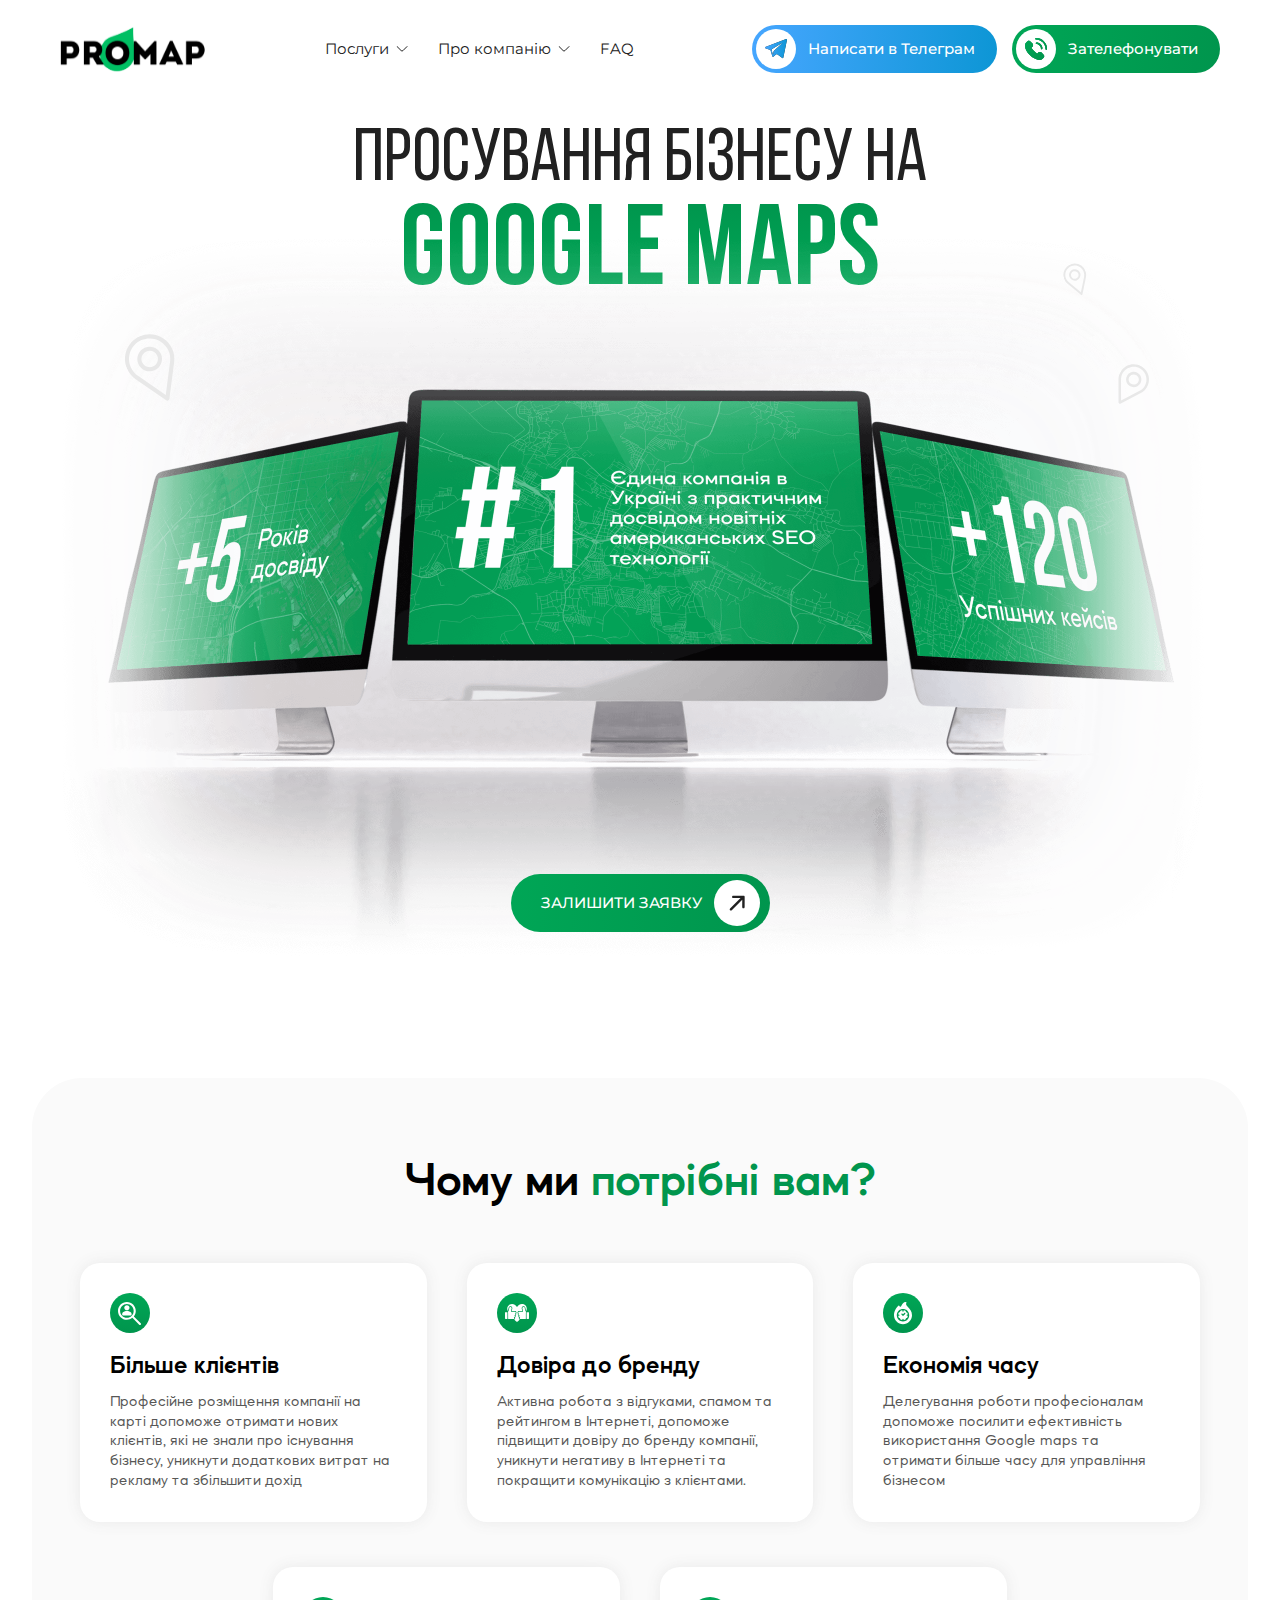
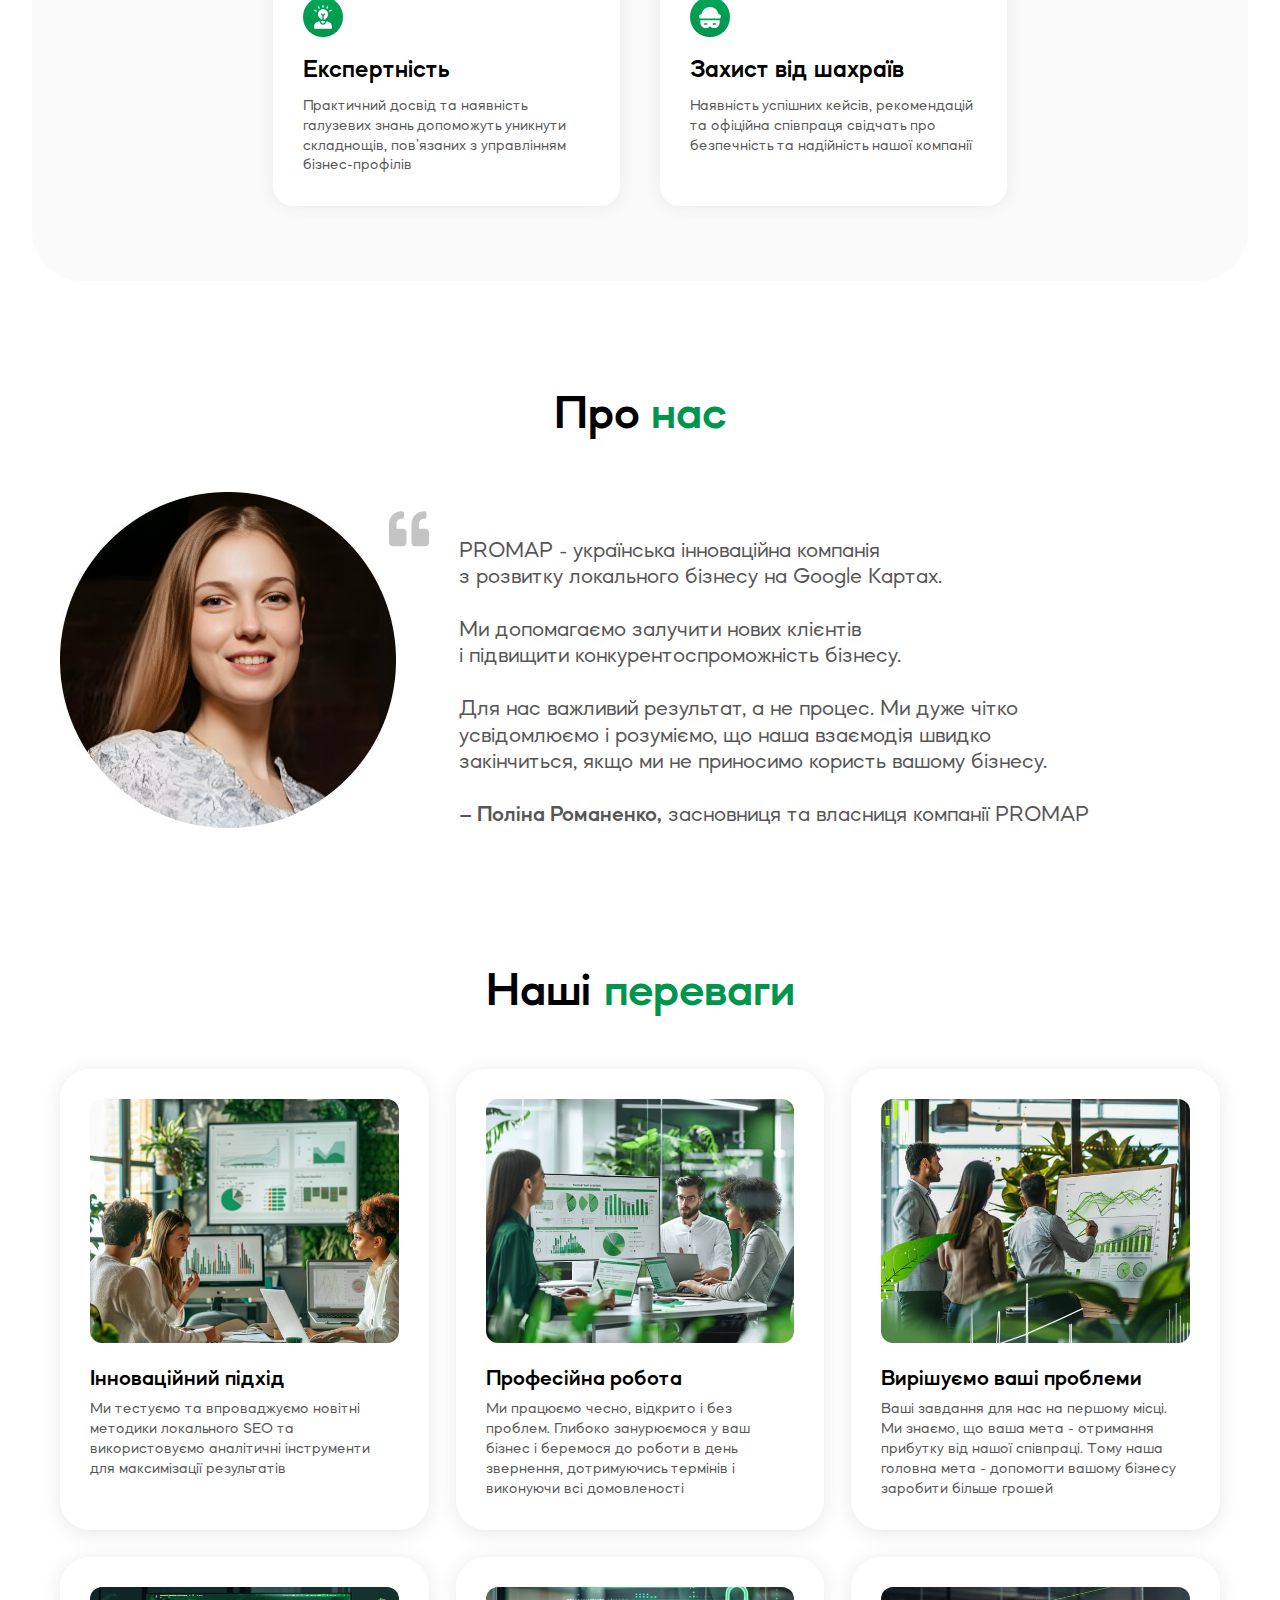
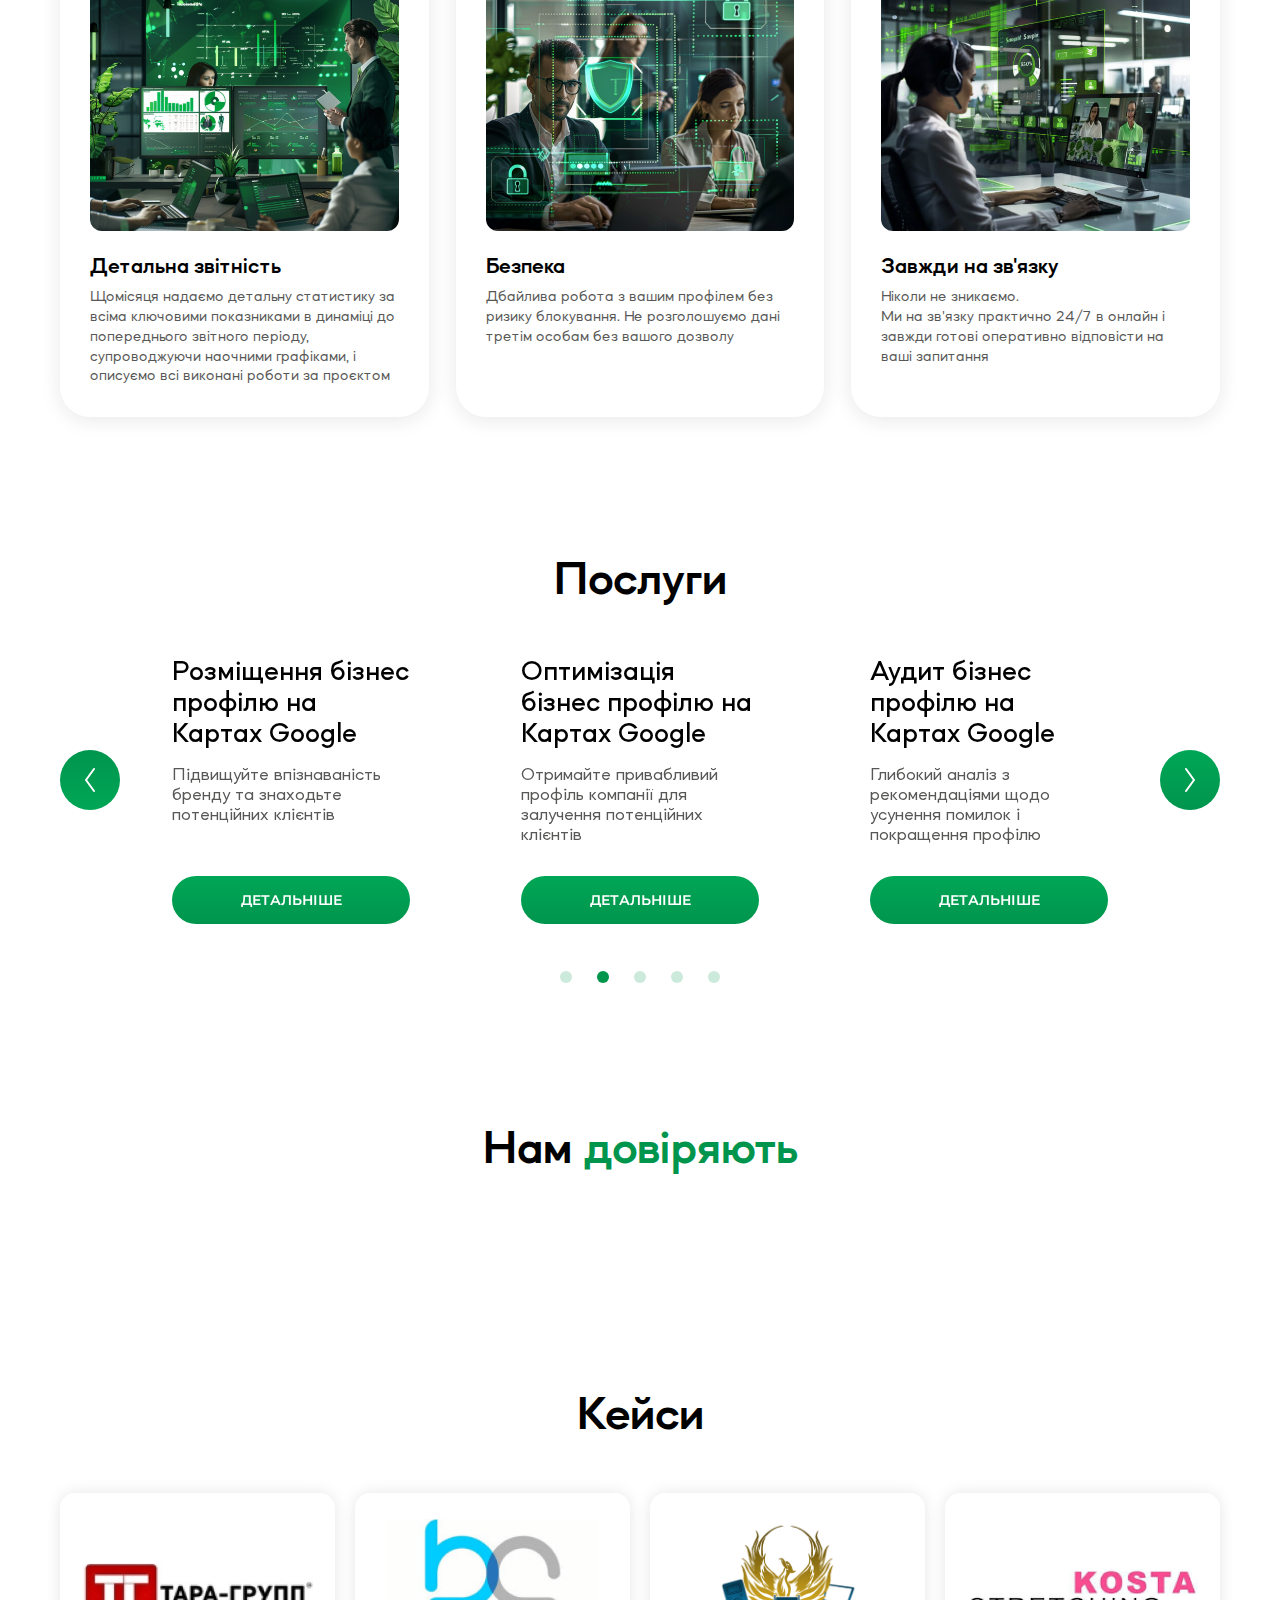
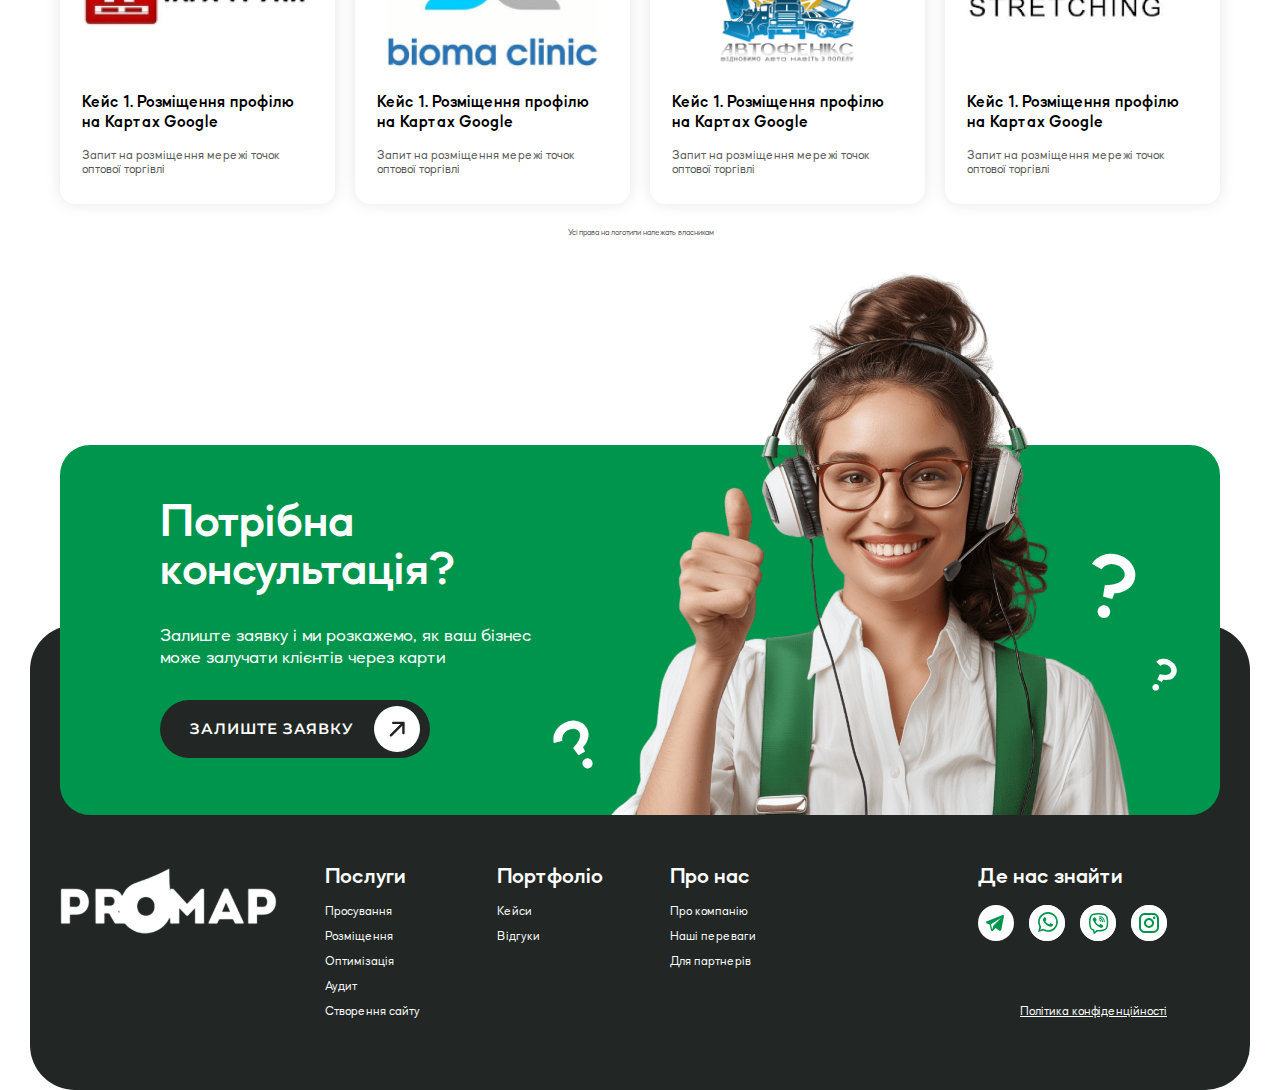
<file: index.html>
<!DOCTYPE html>
<html lang="en">
<head>
    <meta charset="UTF-8">
    <meta name="viewport" content="width=device-width, initial-scale=1.0">
    <link rel="preconnect" href="https://fonts.googleapis.com">
    <link rel="preconnect" href="https://fonts.gstatic.com" crossorigin>
    <link rel="stylesheet" href="styles/fonts.css">
    <link rel="stylesheet" href="styles/styles.css">
    <link rel="stylesheet" href="styles/index.css">
    <script
  src="https://code.jquery.com/jquery-3.7.1.js"
  integrity="sha256-eKhayi8LEQwp4NKxN+CfCh+3qOVUtJn3QNZ0TciWLP4="
  crossorigin="anonymous"></script>
    <link href="https://fonts.googleapis.com/css2?family=Montserrat:ital,wght@0,100..900;1,100..900&display=swap" rel="stylesheet">
    <link
        rel="stylesheet"
        href="https://cdn.jsdelivr.net/npm/swiper@11/swiper-bundle.min.css"
        />
    <title>PROMAP</title>
</head>
<body>
    <div class="wrapper">
        <div class="burger__container">
            <div class="burger__menu">
                <span></span>
                <span></span>
                <span></span>
            </div>
            <div class="burger__overlay"></div>
            <nav class="burger__side-menu">
                <div class="burger__logo">
                    <img src="./images/common/logo-white.svg" alt="">
                </div>
                <div class="burger__links">
                    <div class="burger__submenu">
                        <span>Послуги</span>
                        <ul>
                            <li><a href="./profile-service.html">Розміщення</a></li>
                            <li><a href="./promotion-service.html">Просування</a></li>
                            <li><a href="./optimization-service.html">Оптимізація</a></li>
                            <li><a href="./audit-service.html">Створення сайту</a></li>
                        </ul>
                    </div>
                    <div class="burger__submenu">
                        <span>Про компанію</span>
                        <ul>
                            <li><a href="./about-us.html">Про нас</a></li>
                            <li><a href="./reviews.html">Відгуки</a></li>
                            <li><a href="./cases.html">Кейси</a></li>
                            <li><a href="./contacts.html">Контакти</a></li>
                            <li><a href="./referal.html">Партнерська програма</a></li>
                        </ul>
                    </div>
                    <div class="burger__submenu">
                        <a href="./faq.html"><span>FAQ</span></a>
                       
                    </div>
                </div>
                <div class="burger__contacts">
                    <p>Зв’затись з нами</p>
                    <div class="burger__contacts-list contacts__list">
                        <a href="https://t.me/naguirna" target="_blank" class="burger__contact contact__item">
                            <img src="./images/common/contact-tg.svg" alt="">
                        </a>
                        <a href="https://wa.me/380997032183" target="_blank" class="burger__contact contact__item">
                            <img src="./images/common/contact-ws.svg" alt="">
                        </a>
                        <a href="viber://chat?number=380997032183/" target="_blank" class="burger__contact contact__item">
                            <img src="./images/common/contact-viber.svg" alt="">
                        </a>
                        <a href="https://www.instagram.com/pro.map_" target="_blank" class="burger__contact contact__item">
                            <img src="./images/common/contact-instagram.svg" alt="">
                        </a>
                    </div>
                </div>
                <button class="button burger__button open-form">
                    Залишити заявку
                </button>

                
            </nav>
        </div>
        
        <div class="header">
            <div class="header__container _container">
                <a href="./index.html">
                    <div class="header__logo logo _ibg">
                        <img src="./images/common/logo.svg" alt="logo">
                    </div>
                </a>
              
                <nav class="header__menu">
                    <ul class="header__menu-list">
                        <li class="header__menu-item">
                            <span>Послуги <img src="./images/common/header-menu__icon.svg" alt="" class="header__menu-icon"></span>
                            <div class="submenu__wrapper">
                                <ul class="submenu">
                                    <div class="submenu__hill">
                                        <img src="./images/common/submenu-hill.svg" alt="">
                                    </div>
                                    <li class="submenu__item">
                                        <a href="./profile-service.html">Розміщення</a>
                                    </li>
                                    <li class="submenu__item">
                                        <a href="./optimization-service.html">Оптимізація</a>
                                    </li>
                                    <li class="submenu__item">
                                        <a href="./audit-service.html">Аудит</a>
                                    </li>
                                    <li class="submenu__item">
                                        <a href="./promotion-service.html">Просування</a>
                                    </li>
                                    <li class="submenu__item">
                                        <a href="">Створення&nbspсайту</a>
                                    </li>
                                </ul>
                            </div>
                         
                        </li>
                        <li class="header__menu-item">
                            <span>Про компанію <img src="./images/common/header-menu__icon.svg" alt="" class="header__menu-icon"></span>
                            <div class="submenu__wrapper">
                                <ul class="submenu">
                                    <div class="submenu__hill">
                                        <img src="./images/common/submenu-hill.svg" alt="">
                                    </div>
                                    <li class="submenu__item">
                                        <a href="./about-us.html">Про нас</a>
                                    </li>
                                    <li class="submenu__item">
                                        <a href="./reviews.html">Відгуки</a>
                                    </li>
                                    <li class="submenu__item">
                                        <a href="./cases.html">Кейси</a>
                                    </li>
                                    <li class="submenu__item">
                                        <a href="./contacts.html">Контакти</a>
                                    </li>
                                    <li class="submenu__item">
                                        <a href="./referal.html">Партнерська
                                            програма</a>
                                    </li>
                                </ul>
                            </div>
                        </li>
                        <li class="header__menu-item">
                            <a href="./faq.html">FAQ</a>
                        </li>
                    </ul>
                </nav>
                <div class="header__contacts">
                    <a class="header__contact" href="https://t.me/naguirna" target="_blank">
                        <!-- <a href=""></a> -->
                        <div class="button button-blue header__contact-button">
                            <div class="button__icon">
                                <img src="./images/common/tg-icon-blue.svg" alt="">
                            </div>
                            <span class="button__text">
                                Написати в Телеграм
                            </span>
                        </div>
                         <div class="button button-blue header__contact-button header__contact-button-m">
                            <div class="button__icon">
                                <img src="./images/common/tg-icon-white.svg" alt="">
                            </div>
                        </div>
                    </a>
                    <a class="header__contact" href="tel:+380997032183">
                        <div class="button button-green header__contact-button">
                            <div class="button__icon">
                                <img src="./images/common/phone-icon-green.svg" alt="">
                            </div>
                            <span class="button__text">
                                Зателефонувати
                            </span>
                        </div>
                          <div class="button button-green header__contact-button header__contact-button-m">
                            <div class="button__icon">
                                <img src="./images/common/phone-icon-white.svg" alt="">
                            </div>
                        </div>
                    </a>
                </div>
            </div>
        </div>
        <div class="main">
            <div class="hero">
                <div class="hero__container _container">
                    <div class="hero__title">
                        <h1 class="hero__title-secondary">
                            Просування бiзнесу на
                        </h1>
                        <h1 class="hero__title-primary">
                            Google maps
                        </h1>
                    </div>
                    <div class="hero__image _ibg">
                        <div class="hero__point hero__point-1">
                            <img src="./images/main-page/point-icon.svg" alt="">
                        </div>
                        <div class="hero__point hero__point-2">
                            <img src="./images/main-page/point-icon.svg" alt="">
                        </div>
                        <div class="hero__point hero__point-3">
                            <img src="./images/main-page/point-icon.svg" alt="">
                        </div>
                        <img src="./images/main-page/hero-image.png" alt="">
                    </div>
                    <div class="button button-green button-right hero__button open-form">
                        <div class="button__icon">
                            <img src="./images/common/top-right-arrow.svg" alt="">
                        </div>
                        <span class="button__text">
                            Залишити заявку
                        </span>
                    </div>
                </div>
            </div>
            <div class="why">
                <div class="why__wrapper">
                    <div class="why__container _container">
                        <h2 class="heading why__heading">
                            Чому ми <span>потрібні вам?<span>
                            </h2>
                        <div class="why__items">
                           
                            <div class="why__item">
                                <div class="why__icon">
                                    <img src="./images/main-page/why-1.svg" alt="">
                                </div>
                                <div class="why__title">
                                    Більше клієнтів
                                </div>
                                <div class="why__text">
                                    Професійне розміщення компанії на карті
                                    допоможе отримати нових клієнтів, які не
                                    знали про існування бізнесу, уникнути
                                    додаткових витрат на рекламу
                                    та збільшити дохід
                                </div>
                            </div>
                            <div class="why__item">
                                <div class="why__icon">
                                    <img src="./images/main-page/why-2.svg" alt="">
                                </div>
                                <div class="why__title">
                                    Довіра до бренду
                                </div>
                                <div class="why__text">
                                    Активна робота з відгуками, спамом
                                    та рейтингом в Інтернеті, допоможе
                                    підвищити довіру до бренду компанії,
                                    уникнути негативу в Інтернеті та покращити
                                    комунікацію з клієнтами.
                                </div>
                            </div>
                            <div class="why__item">
                                <div class="why__icon">
                                    <img src="./images/main-page/why-3.svg" alt="">
                                </div>
                                <div class="why__title">
                                    Економія часу
                                </div>
                                <div class="why__text">
                                    Делегування роботи професіоналам
                                    допоможе посилити ефективність
                                    використання Google maps та отримати
                                    більше часу для управління бізнесом
                                </div>
                            </div>
                            <div class="why__item">
                                <div class="why__icon">
                                    <img src="./images/main-page/why-4.svg" alt="">
                                </div>
                                <div class="why__title">
                                    Експертність
                                </div>
                                <div class="why__text">
                                    Практичний досвід та наявність галузевих
                                    знань допоможуть уникнути складнощів,
                                    пов’язаних з управлінням бізнес-профілів
                                </div>
                            </div>
                            <div class="why__item">
                                <div class="why__icon">
                                    <img src="./images/main-page/why-5.svg" alt="">
                                </div>
                                <div class="why__title">
                                    Захист від шахраїв
                                </div>
                                <div class="why__text">
                                    Наявність успішних кейсів, рекомендацій
                                    та офіційна співпраця свідчать про
                                    безпечність та надійність нашої компанії
                                    
                                </div>
                            </div>
                       
                        </div>
                    </div>
                </div>

                
            </div>
            <div class="about-us">
                <div class="about-us__container _container">
                    <h2 class="heading about-us__heading">
                        Про <span>нас</span>
                    </h2>
                    <div class="about-us__content">
                        <div class="about-us__image-wrapper">
                            <div class="about-us__image _ibg">
                                <img src="./images/main-page/about-us-photo.jpg" alt="">
                            </div>
                        </div>
                       
                        <div class="about-us__text">
                            <div class="about-us__quotes">
                                <img src="./images/main-page/quotes-icon.svg" alt="">
                            </div>
                            
                            <div class="about-us__desc">
                                <p>
                                    PROMAP - українська інноваційна компанія
                                    з&nbspрозвитку локального бізнесу на Google Картах.
                                    <br> <br>
                                </p>
                                   
                                <p>
                                    Ми допомагаємо залучити нових клієнтів і&nbspпідвищити
                                     конкурентоспроможність бізнесу.
                                     <br> <br>
                                </p>

                                <p>
                                    Для нас важливий результат, а не процес. Ми дуже чітко
                                усвідомлюємо і розуміємо, що наша взаємодія швидко
                                закінчиться, якщо ми не приносимо користь вашому бізнесу.
                                </p>
                            </div>
                            <div class="about-us__founder">
                                <span>– Поліна Романенко,</span> засновниця та власниця компанії PROMAP
                            </div>
                            
                        </div>
                    </div>
                </div>
            </div>
            <div class="advantages">
                <div class="advantages__container _container">
                    <div class="heading advantages__heading">
                        Наші <span>переваги</span>
                    </div>
                    <div class="advantages__items">
                        <div class="advantages__item">
                            <div class="advantages__image _ibg">
                                <img src="./images/main-page/advantages-1.jpg" alt="">
                            </div>
                            <div class="advantages__title">
                                Інноваційний підхід
                            </div>
                            <div class="advantages__text">
                                Ми тестуємо та в﻿проваджуємо
                                новітні методики локального SEO
                                та використовуємо аналітичні інструменти
                                для максимізації результатів
                            </div>
                        </div>
                        <div class="advantages__item">
                            <div class="advantages__image _ibg">
                                <img src="./images/main-page/advantages-2.jpg" alt="">
                            </div>
                            <div class="advantages__title">
                                Професійна робота
                            </div>
                            <div class="advantages__text">
                                Ми працюємо чесно, відкрито
                                і без проблем. Глибоко занурюємося
                                у ваш бізнес і беремося до роботи в день
                                звернення, дотримуючись термінів
                                і виконуючи всі домовленості
                            </div>
                        </div>
                        <div class="advantages__item">
                            <div class="advantages__image _ibg">
                                <img src="./images/main-page/advantages-3.jpg" alt="">
                            </div>
                            <div class="advantages__title">
                                Вирішуємо ваші проблеми
                            </div>
                            <div class="advantages__text">
                                Ваші завдання для нас на першому місці.
                                Ми знаємо, що ваша мета - отримання
                                прибутку від нашої співпраці. Тому наша
                                головна мета - допомогти вашому бізнесу
                                заробити більше грошей
                            </div>
                        </div>
                        <div class="advantages__item">
                            <div class="advantages__image _ibg">
                                <img src="./images/main-page/advantages-4.jpg" alt="">
                            </div>
                            <div class="advantages__title">
                                Детальна звітність
                            </div>
                            <div class="advantages__text">
                                Щомісяця надаємо детальну статистику
                                за всіма ключовими показниками в динаміці
                                до попереднього звітного періоду,
                                супроводжуючи наочними графіками,
                                і описуємо всі виконані роботи за проєктом
                            </div>
                        </div>
                        <div class="advantages__item">
                            <div class="advantages__image _ibg">
                                <img src="./images/main-page/advantages-5.jpg" alt="">
                            </div>
                            <div class="advantages__title">
                                Безпека
                            </div>
                            <div class="advantages__text">
                                Дбайлива робота з вашим профілем
                                без ризику блокування. Не розголошуємо
                                дані третім особам без вашого дозволу
                                
                            </div>
                        </div>
                        <div class="advantages__item">
                            <div class="advantages__image _ibg">
                                <img src="./images/main-page/advantages-6.jpg" alt="">
                            </div>
                            <div class="advantages__title">
                                Завжди на зв'язку
                            </div>
                            <div class="advantages__text">
                                Ніколи не зникаємо.<br>
                                Ми на зв'язку практично 24/7 в онлайн
                                і завжди готові оперативно відповісти
                                на ваші запитання
                            </div>
                        </div>
                    </div>
                </div>
            </div>
            <div class="services">
                <div class="services__container _container">
                    <div class="heading services__heading">
                        Послуги
                    </div>
                    <div class="swiper services__swiper">
                        <div class="swiper-wrapper services__swiper-wrapper">
                            <div class="swiper-slide services__swiper-slide">
                                <div class="services__slide-content">
                                    <div class="services__title">
                                        Просування
                                        бізнес профілю
                                        на Картах Google
                                    </div>
                                    <div class="services__description">
                                        Займайте вищі позиції
                                        на карті та отримуйте
                                        найбільшу кількість клієнтів
                                    </div>
                                    <button class="services__button button button-green">
                                        <a href="./promotion-service.html">Детальніше</a>
                                    </button>
                                </div>
                            </div>
                            <div class="swiper-slide services__swiper-slide">
                                <div class="services__slide-content">
                                    <div class="services__title">
                                        Розміщення
                                        бізнес профілю
                                        на Картах Google
                                    </div>
                                    <div class="services__description">
                                        Підвищуйте впізнаваність
                                        бренду та знаходьте
                                        потенційних клієнтів
                                    </div>
                                    <button class="services__button button button-green">
                                        <a href="./profile-service.html">Детальніше</a>
                                    </button>
                                </div>
                            </div>
                            <div class="swiper-slide services__swiper-slide">
                                <div class="services__slide-content">
                                    <div class="services__title">
                                        Оптимізація
                                        бізнес профілю
                                        на Картах Google
                                    </div>
                                    <div class="services__description">
                                        Отримайте привабливий профіль
                                        компанії для залучення
                                        потенційних клієнтів
                                    </div>
                                    <button class="services__button button button-green">
                                        <a href="./optimization-service.html">Детальніше</a>
                                    </button>
                                </div>
                            </div>
                            <div class="swiper-slide services__swiper-slide">
                                <div class="services__slide-content">
                                    <div class="services__title">
                                        Аудит
                                        бізнес профілю
                                        на Картах Google
                                    </div>
                                    <div class="services__description">
                                        Глибокий аналіз з рекомендаціями
                                        щодо усунення помилок
                                        і покращення профілю
                                    </div>
                                    <button class="services__button button button-green">
                                        <a href="./audit-service.html">Детальніше</a>
                                    </button>
                                </div>
                            </div>
                            <div class="swiper-slide services__swiper-slide">
                                <div class="services__slide-content">
                                    <div class="services__title">
                                        Створення сайту
                                        для вашого бізнесу
                                        та компанії
                                    </div>
                                    <div class="services__description">
                                        Займайте вищі позиції
                                        на карті та отримуйте
                                        найбільшу кількість клієнтів
                                    </div>
                                    <button class="services__button button button-green">
                                        Детальніше
                                    </button>
                                </div>
                            </div>
                         
                        </div>
                
                    
                        <div class="swiper-pagination services__swiper-pagination"></div>
                    </div>
                    <div class="swiper-button-next services__swiper-button-next">
                        <img src="./images/main-page/slider-arrow-icon.svg" alt="">
                    </div>
                    <div class="swiper-button-prev services__swiper-button-prev">
                        <img src="./images/main-page/slider-arrow-icon.svg" alt="">
                    </div>
                   
                </div>
            </div>

            <div class="documents">
                <div class="documents__container _container">
                    <div class="heading documents__heading">
                        Нам <span>довіряють</span>
                    </div>
                    <div class="documents__swiper-outer">
                        <div class="swiper documents__swiper">

                            <div class="swiper-wrapper documents__swiper-wrapper">
                              
                              <div class="swiper-slide documents__swiper-slide">
                                <div class="documents__slider-content">
                                    <img src="./images/main-page/documents-1.jpg" alt="">
                                </div>
                              </div>
                              <div class="swiper-slide documents__swiper-slide">
                                <div class="documents__slider-content">
                                    <img src="./images/main-page/documents-2.jpg" alt="">
                                </div>
                              </div>
                              <div class="swiper-slide documents__swiper-slide">
                                <div class="documents__slider-content">
                                    <img src="./images/main-page/documents-3.jpg" alt="">
                                </div>
                              </div>
                            </div>
                          
                        </div>
                        <div class="swiper-button-prev documents__swiper-button-prev">
                            <img src="./images/main-page/slider-arrow-green.svg" alt="">
                          </div>
                          <div class="swiper-button-next documents__swiper-button-next">
                            <img src="./images/main-page/slider-arrow-green.svg" alt="">
                          </div>
                    </div>
                   
                    
                </div>
            </div>
            <div class="cases">
                <div class="cases__container _container">
                    <div class="heading cases__heading">
                        Кейси
                    </div>
                    <div class="cases__items">
                        <div class="cases__item">
                            <div class="cases__image">
                                <img src="./images/main-page/case-1.png" alt="">
                            </div>
                            <div class="cases__title">
                                Кейс 1. Розміщення профілю
                                на Картах Google
                            </div>
                            <div class="cases__text">
                                Запит на розміщення мережі
                                точок оптової торгівлі
                            </div>
                        </div>
                        <div class="cases__item">
                            <div class="cases__image">
                                <img src="./images/main-page/case-2.png" alt="">
                            </div>
                            <div class="cases__title">
                                Кейс 1. Розміщення профілю
                                на Картах Google
                            </div>
                            <div class="cases__text">
                                Запит на розміщення мережі
                                точок оптової торгівлі
                            </div>
                        </div>
                        <div class="cases__item">
                            <div class="cases__image">
                                <img src="./images/main-page/case-3.png" alt="">
                            </div>
                            <div class="cases__title">
                                Кейс 1. Розміщення профілю
                                на Картах Google
                            </div>
                            <div class="cases__text">
                                Запит на розміщення мережі
                                точок оптової торгівлі
                            </div>
                        </div>
                        <div class="cases__item">
                            <div class="cases__image">
                                <img src="./images/main-page/case-4.png" alt="">
                            </div>
                            <div class="cases__title">
                                Кейс 1. Розміщення профілю
                                на Картах Google
                            </div>
                            <div class="cases__text">
                                Запит на розміщення мережі
                                точок оптової торгівлі
                            </div>
                        </div>
                    </div>
                    <div class="cases__subtext">
                        Усі права на логотипи належать власникам
                    </div>
                </div>
            </div>
        </div>
        <div class="consultation">
            <div class="consultation__container _container">
                <div class="consultation__content">
                    <div class="consultation__title">
                        Потрібна консультація?
                    </div>
                    <div class="consultation__text">
                        Залиште заявку і ми розкажемо, як ваш бізнес
                        може залучати клієнтів через карти
                    </div>
                    <button class="button consultation__button open-form">
                        <span>залиште заявку</span>
                        <div class="button__icon">
                            <img src="./images/common/top-right-arrow.svg" alt="">
                        </div>
                    </button>
                </div>
                <div class="consultation__image">
                    <img src="./images/common/consultation-photo.png" alt="">
                    <img src="./images/common/consultation-photo-m.png" class="mobile" alt="">
                    <div class="consultation__question-mark consultation__question-mark-1">
                        ?
                    </div>
                    <div class="consultation__question-mark consultation__question-mark-2">
                        ?
                    </div>
                    <div class="consultation__question-mark consultation__question-mark-3">
                        ?
                    </div>
                </div>
            </div>
         
        </div>
        <div class="footer">
            <div class="footer__container _container">
                <div class="footer__logo">
                    <img src="./images/common/logo-white.svg" alt="">
                </div>
                <div class="footer__menu">
                    <div class="footer__menu-item">
                        <div class="footer__menu-title">
                            Послуги
                        </div>
                        <div class="footer__menu-links">
                            <a class="footer__menu-link" href="./promotion-service.html">
                                Просування
                            </a>
                            <a class="footer__menu-link" href="./profile-service.html">
                                Розміщення
                            </a>
                            <a class="footer__menu-link" href="./optimization-service.html">
                                Оптимізація
                            </a>
                            <a class="footer__menu-link" href="./audit-service.html">
                                Аудит
                            </a>
                            <a class="footer__menu-link">
                                Створення сайту
                            </a>
                        </div>
                    </div>
                    <div class="footer__menu-item">
                        <div class="footer__menu-title">
                            Портфоліо
                        </div>
                        <div class="footer__menu-links">
                            <a class="footer__menu-link" href="./cases.html">
                                Кейси
                            </a>
                            <a class="footer__menu-link" href="./reviews.html">
                                Відгуки
                            </a>
                        </div>
                    </div>
                    <div class="footer__menu-item">
                        <div class="footer__menu-title">
                            Про нас
                        </div>
                        <div class="footer__menu-links">
                            <a class="footer__menu-link" href="./about-us.html">
                                Про компанію
                            </a>
                            <a class="footer__menu-link" href="./about-us.html">
                                Наші переваги
                            </a>
                            <a class="footer__menu-link" href="./referal.html">
                                Для партнерів
                            </a>
                        </div>
                    </div>
                </div>
                <div class="footer__contacts">
                    <div class="footer__contacts-title">
                        Де нас знайти
                    </div>
                    <div class="footer__contacts-list contacts__list">
                        <a href="https://t.me/naguirna" target="_blank" class="footer__contact contact__item">
                            <img src="./images/common/contact-tg.svg" alt="">
                            <img src="./images/common/contact-tg-hover.svg" alt="">
                        </a>
                        <a href="https://wa.me/380997032183" target="_blank" class="footer__contact">
                            <img src="./images/common/contact-ws.svg" alt="">
                            <img src="./images/common/contact-whatsup-hover.svg" alt="">
                        </a>
                        <a href="viber://chat?number=380997032183" target="_blank" class="footer__contact">
                            <img src="./images/common/contact-viber.svg" alt="">
                            <img src="./images/common/contact-viber-hover.svg" alt="">
                        </a>
                        <a href="https://www.instagram.com/pro.map_" target="_blank" class="footer__contact">
                            <img src="./images/common/contact-instagram.svg" alt="">
                            <img src="./images/common/contact-instagram-hover.svg" alt="">
                        </a>
                    </div>
                </div>
                <a class="footer__politics" href="">
                    Політика конфіденційності
                </a>
            </div>
            
        </div>
    </div>

    
    <div id="formModal" class="modal">
    <div class="modal__content">
        <div class="modal__image">
            <img src="./images/common/modal-image.jpg" alt="">
        </div>
        <h2 class="heading modal__heading">
            Залиште заявку і з вами
            <span>зв’яжеться наш спеціаліст</span>
        </h2>
        <!-- <span id="closeFormModal" class="close">&times;</span> -->
        <form id="formModalForm">
            <div class="form-group">
                <label for="name">Ваше Ім’я</label>
                <input type="text" id="name" name="name" 
                placeholder="Введіть ваше ім’я" required>
              </div>
            
              <!-- Поле с радиокнопками -->
              <div class="form-group radio-service">
                <p>Що вас цікавить?</p>
                <label class="custom-radio">
                  <input type="radio" name="service" value="Розміщення на картах">
                  <span class="radio-btn"></span>
                  Розміщення на картах
                </label>
                <label class="custom-radio">
                  <input type="radio" name="service" value="Оптимізація профілю">
                  <span class="radio-btn"></span>
                  Оптимізація профілю
                </label>
                <label class="custom-radio">
                    <input type="radio" name="service" value=" Обслуговування профілю">
                    <span class="radio-btn"></span>
                    Обслуговування профілю
                </label>
                <label class="custom-radio">
                    <input type="radio" name="service" value="Аудит профілю ">
                    <span class="radio-btn"></span>
                    Аудит профілю 
                </label>
                <label class="custom-radio">
                    <input type="radio" name="service" value="Створення сайту">
                    <span class="radio-btn"></span>
                    Створення сайту
                </label>
              </div>

              <div class="form-group">
                <p>Зручний спосіб зв’язку</p>
                <label class="custom-radio">
                  <input type="radio" name="contact" required value="Телеграм" required>
                  <span class="radio-btn"></span>
                  Телеграм
                </label>
                <label class="custom-radio">
                  <input type="radio" name="contact" value="Вайбер">
                  <span class="radio-btn"></span>
                  Вайбер
                </label>
                <label class="custom-radio">
                    <input type="radio" name="contact" value="Телефон">
                    <span class="radio-btn"></span>
                    Телефон
                  </label>
              </div>
            
              <div class="form-group">
                <label for="phone" class="phone-label">Ваш номер телефону</label>
                <input type="text" id="phone-input" name="phone"  required>
              </div>
              <div class="personal-checkbox">
                <input type="checkbox" id="personal-checkbox" name="personal-checkbox" required>
                <label for="personal-checkbox" class="personal-checkbox-label">
                  <span class="personal-checkbox-icon"><img src="./images/common/checkbox-icon.svg" alt="icon" /></span> <!-- Здесь может быть любая иконка -->
                  <p>Я даю свою <a href=""> згоду </a> на обробку моїх персональних даних</p>
                </label>
              </div>
              <button type="submit" class="button form__button">ЗАЛИШИТИ ЗАЯВКУ</button>
        </form>
        <a href="" class="form__politics">
            Політика конфіденційності
        </a>
    </div>
    </div>
    <script src="https://s3-us-west-2.amazonaws.com/s.cdpn.io/3/jquery.inputmask.bundle.js"></script>
    <script src="https://cdn.jsdelivr.net/npm/swiper@11/swiper-bundle.min.js"></script>
    <script src="scripts/sliders.js"></script>
    <script src="scripts/index.js"></script>
    <script src="scripts/admin.js"></script>
</body>
</html>
</file>
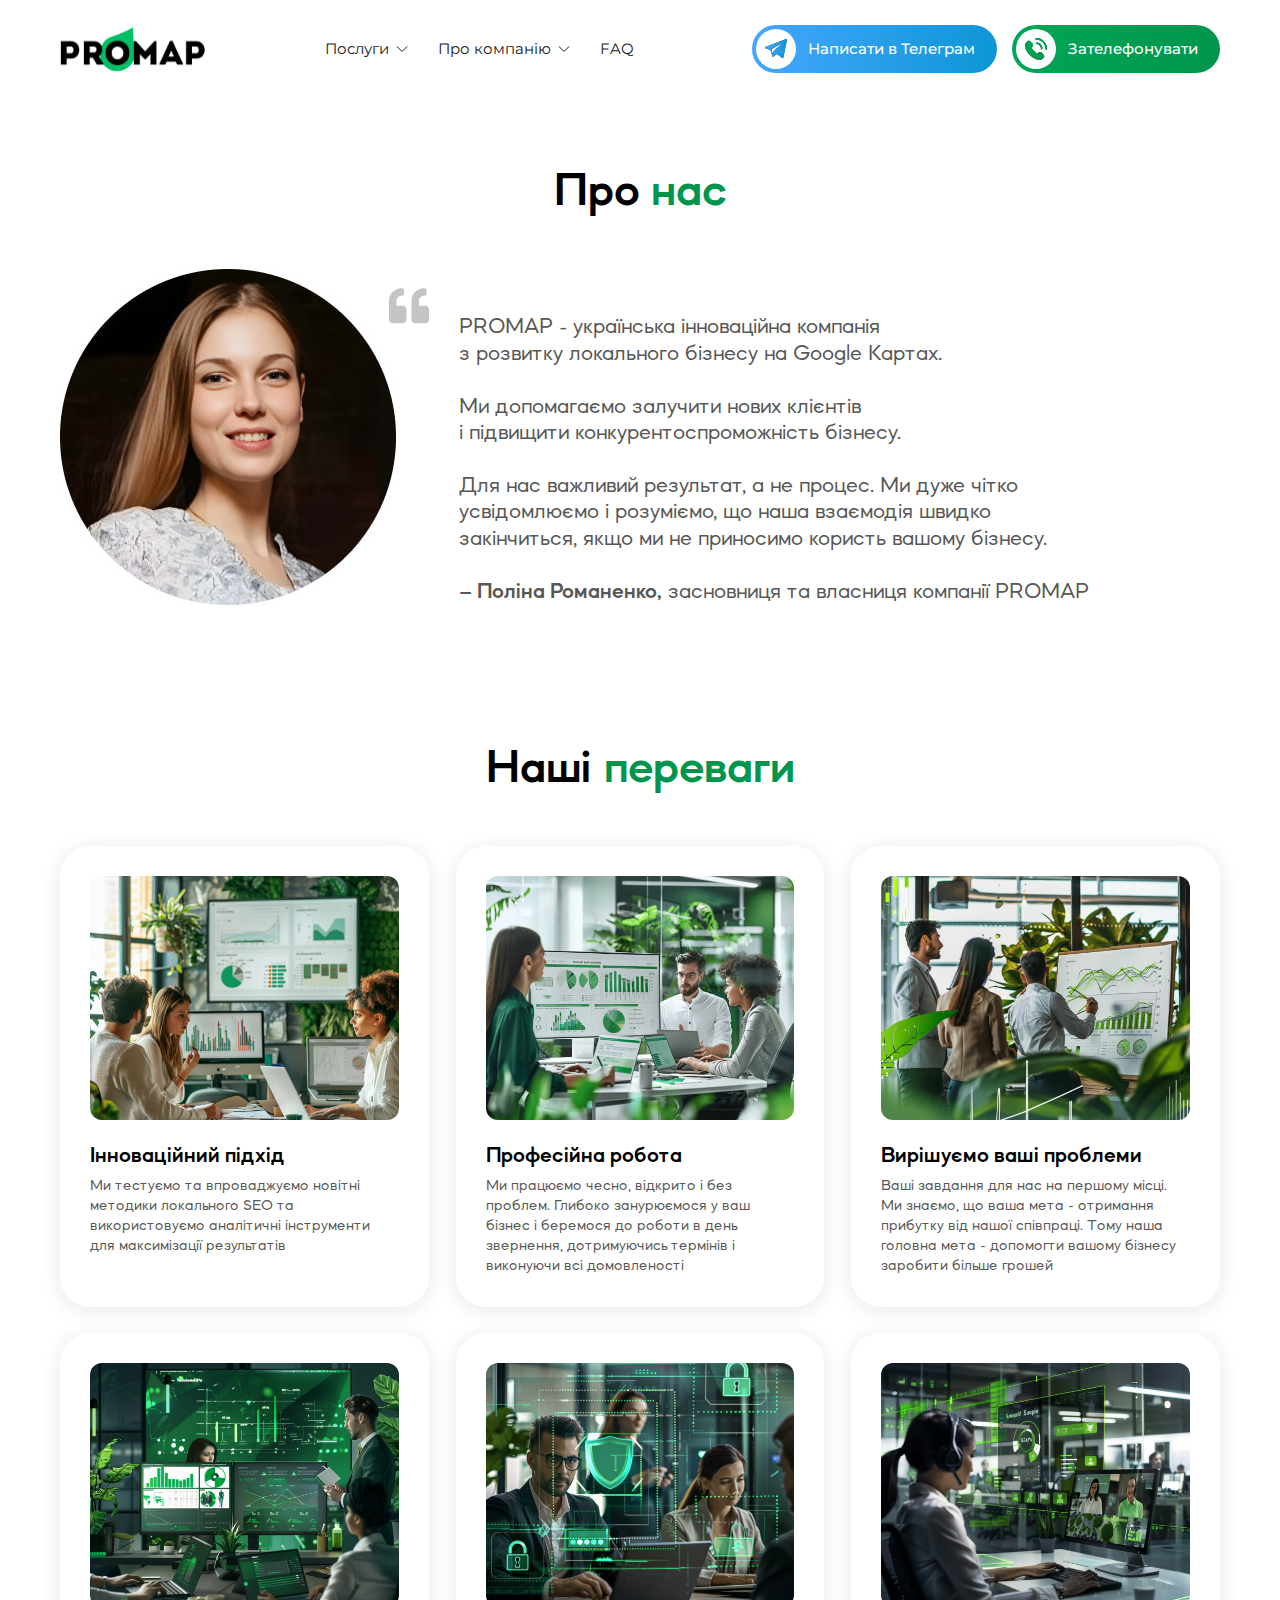
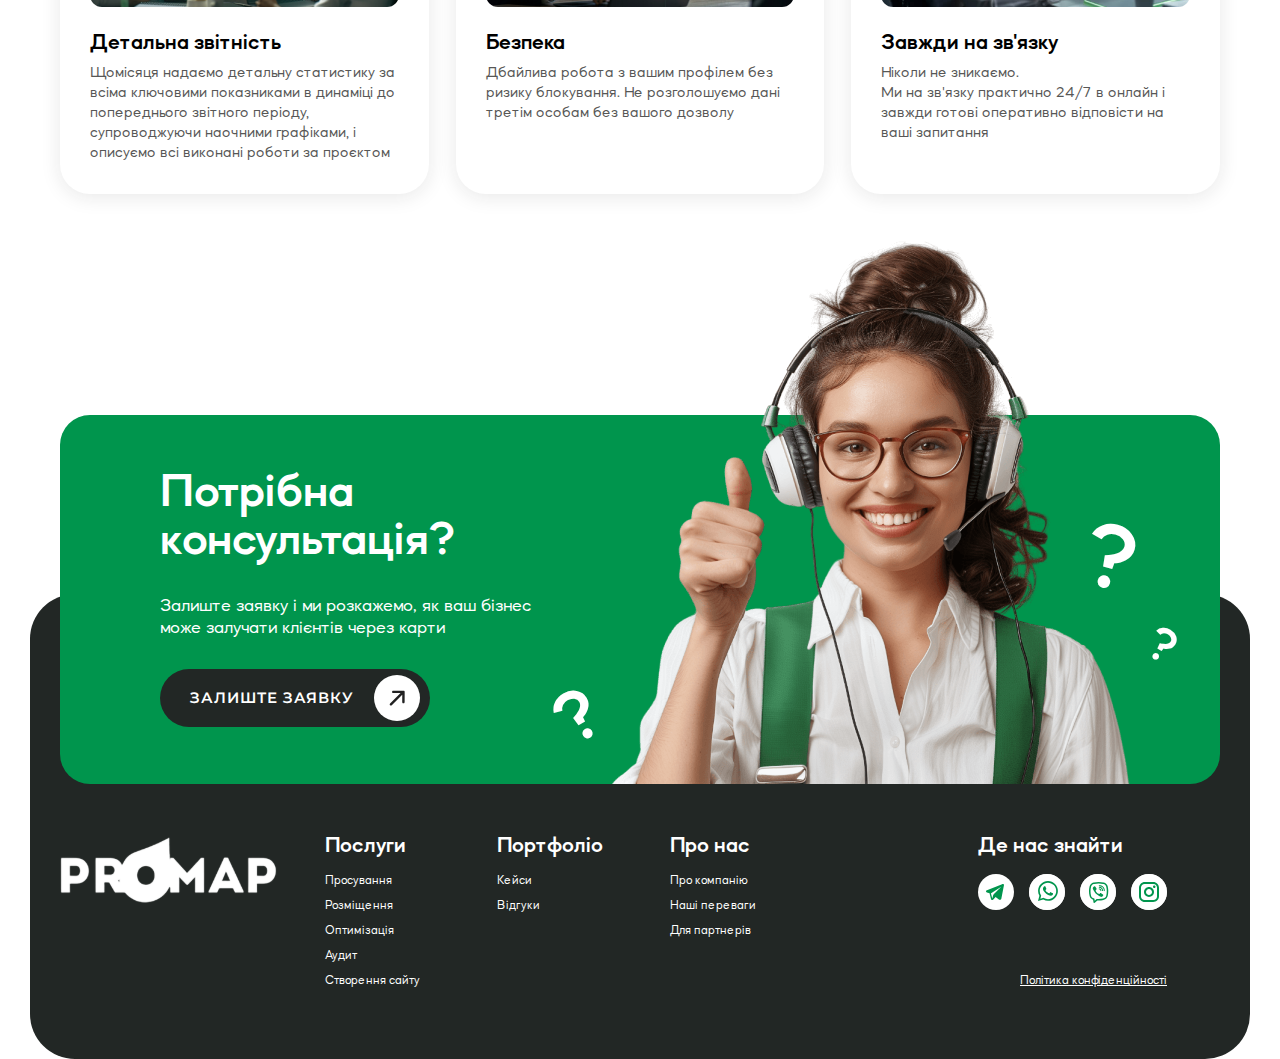
<file: about-us.html>
<!DOCTYPE html>
<html lang="en">
<head>
    <meta charset="UTF-8">
    <meta name="viewport" content="width=device-width, initial-scale=1.0">
    <link rel="preconnect" href="https://fonts.googleapis.com">
    <link rel="preconnect" href="https://fonts.gstatic.com" crossorigin>
    <link rel="stylesheet" href="styles/fonts.css">
    <link rel="stylesheet" href="styles/styles.css">
    <link rel="stylesheet" href="styles/index.css">
    <script
  src="https://code.jquery.com/jquery-3.7.1.js"
  integrity="sha256-eKhayi8LEQwp4NKxN+CfCh+3qOVUtJn3QNZ0TciWLP4="
  crossorigin="anonymous"></script>
    <link href="https://fonts.googleapis.com/css2?family=Montserrat:ital,wght@0,100..900;1,100..900&display=swap" rel="stylesheet">
    <link
        rel="stylesheet"
        href="https://cdn.jsdelivr.net/npm/swiper@11/swiper-bundle.min.css"
        />
    <title>PROMAP</title>
</head>
<body>
    <div class="wrapper">
        <div class="burger__container">
            <div class="burger__menu">
                <span></span>
                <span></span>
                <span></span>
            </div>
            <div class="burger__overlay"></div>
            <nav class="burger__side-menu">
                <div class="burger__logo">
                    <img src="./images/common/logo-white.svg" alt="">
                </div>
                <div class="burger__links">
                    <div class="burger__submenu">
                        <span>Послуги</span>
                        <ul>
                            <li><a href="./profile-service.html">Розміщення</a></li>
                            <li><a href="./promotion-service.html">Просування</a></li>
                            <li><a href="./optimization-service.html">Оптимізація</a></li>
                            <li><a href="./audit-service.html">Створення сайту</a></li>
                        </ul>
                    </div>
                    <div class="burger__submenu">
                        <span>Про компанію</span>
                        <ul>
                            <li><a href="./about-us.html">Про нас</a></li>
                            <li><a href="./reviews.html">Відгуки</a></li>
                            <li><a href="./cases.html">Кейси</a></li>
                            <li><a href="./contacts.html">Контакти</a></li>
                            <li><a href="./referal.html">Партнерська програма</a></li>
                        </ul>
                    </div>
                    <div class="burger__submenu">
                        <a href="./faq.html"><span>FAQ</span></a>
                       
                    </div>
                </div>
                <div class="burger__contacts">
                    <p>Зв’затись з нами</p>
                    <div class="burger__contacts-list contacts__list">
                        <a href="https://t.me/naguirna" target="_blank" class="burger__contact contact__item">
                            <img src="./images/common/contact-tg.svg" alt="">
                        </a>
                        <a href="https://wa.me/380997032183" target="_blank" class="burger__contact contact__item">
                            <img src="./images/common/contact-ws.svg" alt="">
                        </a>
                        <a href="viber://chat?number=380997032183/" target="_blank" class="burger__contact contact__item">
                            <img src="./images/common/contact-viber.svg" alt="">
                        </a>
                        <a href="https://www.instagram.com/pro.map_" target="_blank" class="burger__contact contact__item">
                            <img src="./images/common/contact-instagram.svg" alt="">
                        </a>
                    </div>
                </div>
                <button class="button burger__button open-form">
                    Залишити заявку
                </button>

                
            </nav>
        </div>
        
        <div class="header">
            <div class="header__container _container">
                <a href="./index.html">
                    <div class="header__logo logo _ibg">
                        <img src="./images/common/logo.svg" alt="logo">
                    </div>
                </a>
              
                <nav class="header__menu">
                    <ul class="header__menu-list">
                        <li class="header__menu-item">
                            <span>Послуги <img src="./images/common/header-menu__icon.svg" alt="" class="header__menu-icon"></span>
                            <div class="submenu__wrapper">
                                <ul class="submenu">
                                    <div class="submenu__hill">
                                        <img src="./images/common/submenu-hill.svg" alt="">
                                    </div>
                                    <li class="submenu__item">
                                        <a href="./profile-service.html">Розміщення</a>
                                    </li>
                                    <li class="submenu__item">
                                        <a href="./optimization-service.html">Оптимізація</a>
                                    </li>
                                    <li class="submenu__item">
                                        <a href="./audit-service.html">Аудит</a>
                                    </li>
                                    <li class="submenu__item">
                                        <a href="./promotion-service.html">Просування</a>
                                    </li>
                                    <li class="submenu__item">
                                        <a href="">Створення&nbspсайту</a>
                                    </li>
                                </ul>
                            </div>
                         
                        </li>
                        <li class="header__menu-item">
                            <span>Про компанію <img src="./images/common/header-menu__icon.svg" alt="" class="header__menu-icon"></span>
                            <div class="submenu__wrapper">
                                <ul class="submenu">
                                    <div class="submenu__hill">
                                        <img src="./images/common/submenu-hill.svg" alt="">
                                    </div>
                                    <li class="submenu__item">
                                        <a href="./about-us.html">Про нас</a>
                                    </li>
                                    <li class="submenu__item">
                                        <a href="./reviews.html">Відгуки</a>
                                    </li>
                                    <li class="submenu__item">
                                        <a href="./cases.html">Кейси</a>
                                    </li>
                                    <li class="submenu__item">
                                        <a href="./contacts.html">Контакти</a>
                                    </li>
                                    <li class="submenu__item">
                                        <a href="./referal.html">Партнерська
                                            програма</a>
                                    </li>
                                </ul>
                            </div>
                        </li>
                        <li class="header__menu-item">
                            <a href="./faq.html">FAQ</a>
                        </li>
                    </ul>
                </nav>
                <div class="header__contacts">
                    <a class="header__contact" href="https://t.me/naguirna" target="_blank">
                        <!-- <a href=""></a> -->
                        <div class="button button-blue header__contact-button">
                            <div class="button__icon">
                                <img src="./images/common/tg-icon-blue.svg" alt="">
                            </div>
                            <span class="button__text">
                                Написати в Телеграм
                            </span>
                        </div>
                         <div class="button button-blue header__contact-button header__contact-button-m">
                            <div class="button__icon">
                                <img src="./images/common/tg-icon-white.svg" alt="">
                            </div>
                        </div>
                    </a>
                    <a class="header__contact" href="tel:+380997032183">
                        <div class="button button-green header__contact-button">
                            <div class="button__icon">
                                <img src="./images/common/phone-icon-green.svg" alt="">
                            </div>
                            <span class="button__text">
                                Зателефонувати
                            </span>
                        </div>
                          <div class="button button-green header__contact-button header__contact-button-m">
                            <div class="button__icon">
                                <img src="./images/common/phone-icon-white.svg" alt="">
                            </div>
                        </div>
                    </a>
                </div>
            </div>
        </div>
        <div class="main">
           
            <div class="about-us">
                <div class="about-us__container _container">
                    <h2 class="heading about-us__heading">
                        Про <span>нас</span>
                    </h2>
                    <div class="about-us__content">
                        <div class="about-us__image-wrapper">
                            <div class="about-us__image _ibg">
                                <img src="./images/main-page/about-us-photo.jpg" alt="">
                            </div>
                        </div>
                       
                        <div class="about-us__text">
                            <div class="about-us__quotes">
                                <img src="./images/main-page/quotes-icon.svg" alt="">
                            </div>
                            
                            <div class="about-us__desc">
                                <p>
                                    PROMAP - українська інноваційна компанія
                                    з&nbspрозвитку локального бізнесу на Google Картах.
                                    <br> <br>
                                </p>
                                   
                                <p>
                                    Ми допомагаємо залучити нових клієнтів і&nbspпідвищити
                                     конкурентоспроможність бізнесу.
                                     <br> <br>
                                </p>

                                <p>
                                    Для нас важливий результат, а не процес. Ми дуже чітко
                                усвідомлюємо і розуміємо, що наша взаємодія швидко
                                закінчиться, якщо ми не приносимо користь вашому бізнесу.
                                </p>
                            </div>
                            <div class="about-us__founder">
                                <span>– Поліна Романенко,</span> засновниця та власниця компанії PROMAP
                            </div>
                            
                        </div>
                    </div>
                </div>
            </div>
            <div class="advantages">
                <div class="advantages__container _container">
                    <div class="heading advantages__heading">
                        Наші <span>переваги</span>
                    </div>
                    <div class="advantages__items">
                        <div class="advantages__item">
                            <div class="advantages__image _ibg">
                                <img src="./images/main-page/advantages-1.jpg" alt="">
                            </div>
                            <div class="advantages__title">
                                Інноваційний підхід
                            </div>
                            <div class="advantages__text">
                                Ми тестуємо та в﻿проваджуємо
                                новітні методики локального SEO
                                та використовуємо аналітичні інструменти
                                для максимізації результатів
                            </div>
                        </div>
                        <div class="advantages__item">
                            <div class="advantages__image _ibg">
                                <img src="./images/main-page/advantages-2.jpg" alt="">
                            </div>
                            <div class="advantages__title">
                                Професійна робота
                            </div>
                            <div class="advantages__text">
                                Ми працюємо чесно, відкрито
                                і без проблем. Глибоко занурюємося
                                у ваш бізнес і беремося до роботи в день
                                звернення, дотримуючись термінів
                                і виконуючи всі домовленості
                            </div>
                        </div>
                        <div class="advantages__item">
                            <div class="advantages__image _ibg">
                                <img src="./images/main-page/advantages-3.jpg" alt="">
                            </div>
                            <div class="advantages__title">
                                Вирішуємо ваші проблеми
                            </div>
                            <div class="advantages__text">
                                Ваші завдання для нас на першому місці.
                                Ми знаємо, що ваша мета - отримання
                                прибутку від нашої співпраці. Тому наша
                                головна мета - допомогти вашому бізнесу
                                заробити більше грошей
                            </div>
                        </div>
                        <div class="advantages__item">
                            <div class="advantages__image _ibg">
                                <img src="./images/main-page/advantages-4.jpg" alt="">
                            </div>
                            <div class="advantages__title">
                                Детальна звітність
                            </div>
                            <div class="advantages__text">
                                Щомісяця надаємо детальну статистику
                                за всіма ключовими показниками в динаміці
                                до попереднього звітного періоду,
                                супроводжуючи наочними графіками,
                                і описуємо всі виконані роботи за проєктом
                            </div>
                        </div>
                        <div class="advantages__item">
                            <div class="advantages__image _ibg">
                                <img src="./images/main-page/advantages-5.jpg" alt="">
                            </div>
                            <div class="advantages__title">
                                Безпека
                            </div>
                            <div class="advantages__text">
                                Дбайлива робота з вашим профілем
                                без ризику блокування. Не розголошуємо
                                дані третім особам без вашого дозволу
                                
                            </div>
                        </div>
                        <div class="advantages__item">
                            <div class="advantages__image _ibg">
                                <img src="./images/main-page/advantages-6.jpg" alt="">
                            </div>
                            <div class="advantages__title">
                                Завжди на зв'язку
                            </div>
                            <div class="advantages__text">
                                Ніколи не зникаємо.<br>
                                Ми на зв'язку практично 24/7 в онлайн
                                і завжди готові оперативно відповісти
                                на ваші запитання
                            </div>
                        </div>
                    </div>
                </div>
            </div>
           
        </div>
        <div class="consultation">
            <div class="consultation__container _container">
                <div class="consultation__content">
                    <div class="consultation__title">
                        Потрібна консультація?
                    </div>
                    <div class="consultation__text">
                        Залиште заявку і ми розкажемо, як ваш бізнес
                        може залучати клієнтів через карти
                    </div>
                    <button class="button consultation__button open-form">
                        <span>залиште заявку</span>
                        <div class="button__icon">
                            <img src="./images/common/top-right-arrow.svg" alt="">
                        </div>
                    </button>
                </div>
                <div class="consultation__image">
                    <img src="./images/common/consultation-photo.png" alt="">
                    <img src="./images/common/consultation-photo-m.png" class="mobile" alt="">
                    <div class="consultation__question-mark consultation__question-mark-1">
                        ?
                    </div>
                    <div class="consultation__question-mark consultation__question-mark-2">
                        ?
                    </div>
                    <div class="consultation__question-mark consultation__question-mark-3">
                        ?
                    </div>
                </div>
            </div>
         
        </div>
        <div class="footer">
            <div class="footer__container _container">
                <div class="footer__logo">
                    <img src="./images/common/logo-white.svg" alt="">
                </div>
                <div class="footer__menu">
                    <div class="footer__menu-item">
                        <div class="footer__menu-title">
                            Послуги
                        </div>
                        <div class="footer__menu-links">
                            <a class="footer__menu-link" href="./promotion-service.html">
                                Просування
                            </a>
                            <a class="footer__menu-link" href="./profile-service.html">
                                Розміщення
                            </a>
                            <a class="footer__menu-link" href="./optimization-service.html">
                                Оптимізація
                            </a>
                            <a class="footer__menu-link" href="./audit-service.html">
                                Аудит
                            </a>
                            <a class="footer__menu-link">
                                Створення сайту
                            </a>
                        </div>
                    </div>
                    <div class="footer__menu-item">
                        <div class="footer__menu-title">
                            Портфоліо
                        </div>
                        <div class="footer__menu-links">
                            <a class="footer__menu-link" href="./cases.html">
                                Кейси
                            </a>
                            <a class="footer__menu-link" href="./reviews.html">
                                Відгуки
                            </a>
                        </div>
                    </div>
                    <div class="footer__menu-item">
                        <div class="footer__menu-title">
                            Про нас
                        </div>
                        <div class="footer__menu-links">
                            <a class="footer__menu-link" href="./about-us.html">
                                Про компанію
                            </a>
                            <a class="footer__menu-link" href="./about-us.html">
                                Наші переваги
                            </a>
                            <a class="footer__menu-link" href="./referal.html">
                                Для партнерів
                            </a>
                        </div>
                    </div>
                </div>
                <div class="footer__contacts">
                    <div class="footer__contacts-title">
                        Де нас знайти
                    </div>
                    <div class="footer__contacts-list contacts__list">
                        <a href="https://t.me/naguirna" target="_blank" class="footer__contact contact__item">
                            <img src="./images/common/contact-tg.svg" alt="">
                            <img src="./images/common/contact-tg-hover.svg" alt="">
                        </a>
                        <a href="https://wa.me/380997032183" target="_blank" class="footer__contact">
                            <img src="./images/common/contact-ws.svg" alt="">
                            <img src="./images/common/contact-whatsup-hover.svg" alt="">
                        </a>
                        <a href="viber://chat?number=380997032183" target="_blank" class="footer__contact">
                            <img src="./images/common/contact-viber.svg" alt="">
                            <img src="./images/common/contact-viber-hover.svg" alt="">
                        </a>
                        <a href="https://www.instagram.com/pro.map_" target="_blank" class="footer__contact">
                            <img src="./images/common/contact-instagram.svg" alt="">
                            <img src="./images/common/contact-instagram-hover.svg" alt="">
                        </a>
                    </div>
                </div>
                <a class="footer__politics">
                    Політика конфіденційності
                </a>
            </div>
            
        </div>
    </div>

    
    <div id="formModal" class="modal">
        <div class="modal__content">
            <div class="modal__image">
                <img src="./images/common/modal-image.jpg" alt="">
            </div>
            <h2 class="heading modal__heading">
                Залиште заявку і з вами
                <span>зв’яжеться наш спеціаліст</span>
            </h2>
            <!-- <span id="closeFormModal" class="close">&times;</span> -->
            <form id="formModalForm">
                <div class="form-group">
                    <label for="name">Ваше Ім’я</label>
                    <input type="text" id="name" name="name" 
                    placeholder="Введіть ваше ім’я" required>
                  </div>
                
                  <!-- Поле с радиокнопками -->
                  <div class="form-group radio-service">
                    <p>Що вас цікавить?</p>
                    <label class="custom-radio">
                      <input type="radio" name="service" value="Розміщення на картах">
                      <span class="radio-btn"></span>
                      Розміщення на картах
                    </label>
                    <label class="custom-radio">
                      <input type="radio" name="service" value="Оптимізація профілю">
                      <span class="radio-btn"></span>
                      Оптимізація профілю
                    </label>
                    <label class="custom-radio">
                        <input type="radio" name="service" value=" Обслуговування профілю">
                        <span class="radio-btn"></span>
                        Обслуговування профілю
                    </label>
                    <label class="custom-radio">
                        <input type="radio" name="service" value="Аудит профілю ">
                        <span class="radio-btn"></span>
                        Аудит профілю 
                    </label>
                    <label class="custom-radio">
                        <input type="radio" name="service" value="Створення сайту">
                        <span class="radio-btn"></span>
                        Створення сайту
                    </label>
                  </div>
    
                  <div class="form-group">
                    <p>Зручний спосіб зв’язку</p>
                    <label class="custom-radio">
                      <input type="radio" name="contact" required value="Телеграм" required>
                      <span class="radio-btn"></span>
                      Телеграм
                    </label>
                    <label class="custom-radio">
                      <input type="radio" name="contact" value="Вайбер">
                      <span class="radio-btn"></span>
                      Вайбер
                    </label>
                    <label class="custom-radio">
                        <input type="radio" name="contact" value="Телефон">
                        <span class="radio-btn"></span>
                        Телефон
                      </label>
                  </div>
                
                  <div class="form-group">
                    <label for="phone" class="phone-label">Ваш номер телефону</label>
                    <input type="text" id="phone-input" name="phone"  required>
                  </div>
                  <div class="personal-checkbox">
                    <input type="checkbox" id="personal-checkbox" name="personal-checkbox" required>
                    <label for="personal-checkbox" class="personal-checkbox-label">
                      <span class="personal-checkbox-icon"><img src="./images/common/checkbox-icon.svg" alt="icon" /></span> <!-- Здесь может быть любая иконка -->
                      <p>Я даю свою <a href=""> згоду </a> на обробку моїх персональних даних</p>
                    </label>
                  </div>
                  <button type="submit" class="button form__button">ЗАЛИШИТИ ЗАЯВКУ</button>
            </form>
            <a href="" class="form__politics">
                Політика конфіденційності
            </a>
        </div>
        </div>
    <script src="https://s3-us-west-2.amazonaws.com/s.cdpn.io/3/jquery.inputmask.bundle.js"></script>
    <script src="https://cdn.jsdelivr.net/npm/swiper@11/swiper-bundle.min.js"></script>
    <script src="scripts/index.js"></script>
</body>
</html>
</file>
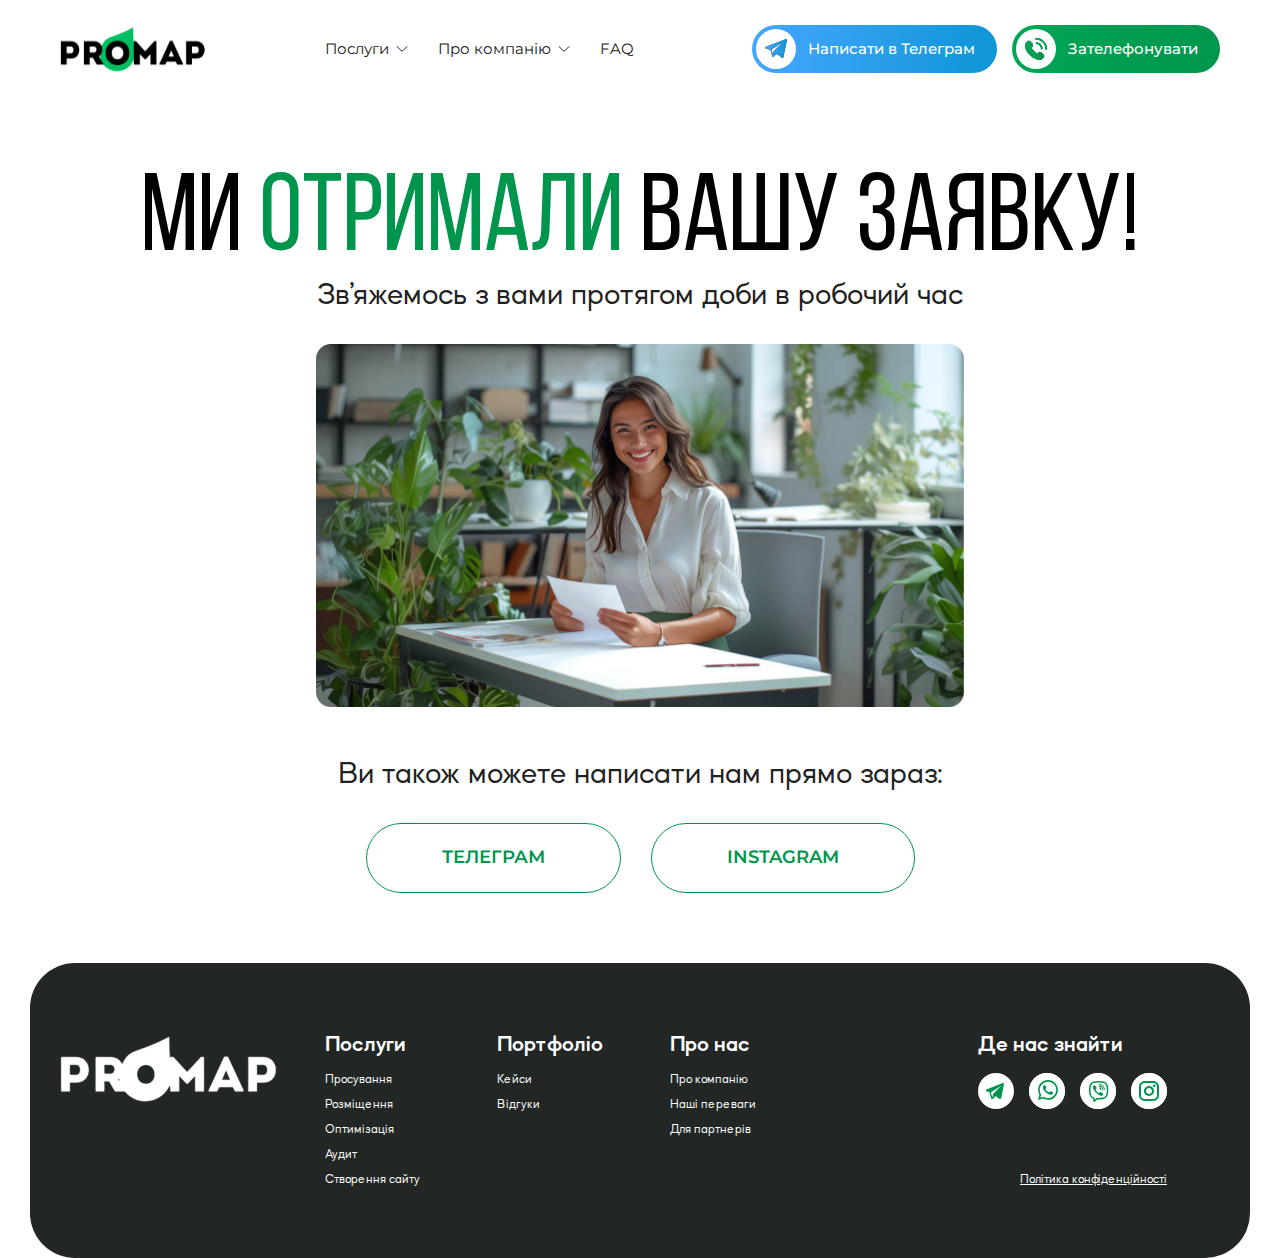
<file: appeal.html>
<!DOCTYPE html>
<html lang="en">
<head>
    <meta charset="UTF-8">
    <meta name="viewport" content="width=device-width, initial-scale=1.0">
    <link rel="preconnect" href="https://fonts.googleapis.com">
    <link rel="preconnect" href="https://fonts.gstatic.com" crossorigin>
    <link rel="stylesheet" href="styles/fonts.css">
    <link rel="stylesheet" href="styles/styles.css">
    <link rel="stylesheet" href="styles/appeal.css">
    <script
    src="https://code.jquery.com/jquery-3.7.1.js"
    integrity="sha256-eKhayi8LEQwp4NKxN+CfCh+3qOVUtJn3QNZ0TciWLP4="
    crossorigin="anonymous"></script>
     <link href="https://fonts.googleapis.com/css2?family=Montserrat:ital,wght@0,100..900;1,100..900&display=swap" rel="stylesheet">
    <link
        rel="stylesheet"
        href="https://cdn.jsdelivr.net/npm/swiper@11/swiper-bundle.min.css"
        />
    <title>PROMAP</title>
</head>
<body>
    <div class="wrapper">
        <div class="burger__container">
            <div class="burger__menu">
                <span></span>
                <span></span>
                <span></span>
            </div>
            <div class="burger__overlay"></div>
            <nav class="burger__side-menu">
                <div class="burger__logo">
                    <img src="./images/common/logo-white.svg" alt="">
                </div>
                <div class="burger__links">
                    <div class="burger__submenu">
                        <span>Послуги</span>
                        <ul>
                            <li><a href="./profile-service.html">Розміщення</a></li>
                            <li><a href="./promotion-service.html">Просування</a></li>
                            <li><a href="./optimization-service.html">Оптимізація</a></li>
                            <li><a href="./audit-service.html">Створення сайту</a></li>
                        </ul>
                    </div>
                    <div class="burger__submenu">
                        <span>Про компанію</span>
                        <ul>
                            <li><a href="./about-us.html">Про нас</a></li>
                            <li><a href="./reviews.html">Відгуки</a></li>
                            <li><a href="./cases.html">Кейси</a></li>
                            <li><a href="./contacts.html">Контакти</a></li>
                            <li><a href="./referal.html">Партнерська програма</a></li>
                        </ul>
                    </div>
                    <div class="burger__submenu">
                        <a href="./faq.html"><span>FAQ</span></a>
                       
                    </div>
                </div>
                <div class="burger__contacts">
                    <p>Зв’затись з нами</p>
                    <div class="burger__contacts-list contacts__list">
                        <a href="https://t.me/naguirna" target="_blank" class="burger__contact contact__item">
                            <img src="./images/common/contact-tg.svg" alt="">
                        </a>
                        <a href="https://wa.me/380997032183" target="_blank" class="burger__contact contact__item">
                            <img src="./images/common/contact-ws.svg" alt="">
                        </a>
                        <a href="viber://chat?number=380997032183/" target="_blank" class="burger__contact contact__item">
                            <img src="./images/common/contact-viber.svg" alt="">
                        </a>
                        <a href="https://www.instagram.com/pro.map_" target="_blank" class="burger__contact contact__item">
                            <img src="./images/common/contact-instagram.svg" alt="">
                        </a>
                    </div>
                </div>
                <button class="button burger__button open-form">
                    Залишити заявку
                </button>

                
            </nav>
        </div>

        <div class="header">
            <div class="header__container _container">
                <a href="./index.html">
                    <div class="header__logo logo _ibg">
                        <img src="./images/common/logo.svg" alt="logo">
                    </div>
                </a>
              
                <nav class="header__menu">
                    <ul class="header__menu-list">
                        <li class="header__menu-item">
                            <span>Послуги <img src="./images/common/header-menu__icon.svg" alt="" class="header__menu-icon"></span>
                            <div class="submenu__wrapper">
                                <ul class="submenu">
                                    <div class="submenu__hill">
                                        <img src="./images/common/submenu-hill.svg" alt="">
                                    </div>
                                    <li class="submenu__item">
                                        <a href="./profile-service.html">Розміщення</a>
                                    </li>
                                    <li class="submenu__item">
                                        <a href="./optimization-service.html">Оптимізація</a>
                                    </li>
                                    <li class="submenu__item">
                                        <a href="./audit-service.html">Аудит</a>
                                    </li>
                                    <li class="submenu__item">
                                        <a href="./promotion-service.html">Просування</a>
                                    </li>
                                    <li class="submenu__item">
                                        <a href="">Створення&nbspсайту</a>
                                    </li>
                                </ul>
                            </div>
                         
                        </li>
                        <li class="header__menu-item">
                            <span>Про компанію <img src="./images/common/header-menu__icon.svg" alt="" class="header__menu-icon"></span>
                            <div class="submenu__wrapper">
                                <ul class="submenu">
                                    <div class="submenu__hill">
                                        <img src="./images/common/submenu-hill.svg" alt="">
                                    </div>
                                    <li class="submenu__item">
                                        <a href="./about-us.html">Про нас</a>
                                    </li>
                                    <li class="submenu__item">
                                        <a href="./reviews.html">Відгуки</a>
                                    </li>
                                    <li class="submenu__item">
                                        <a href="./cases.html">Кейси</a>
                                    </li>
                                    <li class="submenu__item">
                                        <a href="./contacts.html">Контакти</a>
                                    </li>
                                    <li class="submenu__item">
                                        <a href="./referal.html">Партнерська
                                            програма</a>
                                    </li>
                                </ul>
                            </div>
                        </li>
                        <li class="header__menu-item">
                            <a href="./faq.html">FAQ</a>
                        </li>
                    </ul>
                </nav>
                <div class="header__contacts">
                    <a class="header__contact" href="https://t.me/naguirna" target="_blank">
                        <!-- <a href=""></a> -->
                        <div class="button button-blue header__contact-button">
                            <div class="button__icon">
                                <img src="./images/common/tg-icon-blue.svg" alt="">
                            </div>
                            <span class="button__text">
                                Написати в Телеграм
                            </span>
                        </div>
                         <div class="button button-blue header__contact-button header__contact-button-m">
                            <div class="button__icon">
                                <img src="./images/common/tg-icon-white.svg" alt="">
                            </div>
                        </div>
                    </a>
                    <a class="header__contact" href="tel:+380997032183">
                        <div class="button button-green header__contact-button">
                            <div class="button__icon">
                                <img src="./images/common/phone-icon-green.svg" alt="">
                            </div>
                            <span class="button__text">
                                Зателефонувати
                            </span>
                        </div>
                          <div class="button button-green header__contact-button header__contact-button-m">
                            <div class="button__icon">
                                <img src="./images/common/phone-icon-white.svg" alt="">
                            </div>
                        </div>
                    </a>
                </div>
            </div>
        </div>
        <div class="main">
           <div class="appeal">
            <div class="appeal__container _container">
                <h2 class="heading appeal__heading">
                    ми <span>отримали</span> вашу заявку!
                </h2>
                <p class="appeal__subheading subheading">
                    Зв’яжемось з вами протягом доби в робочий час
                </p>
                <div class="appeal__image">
                    <img src="./images/appeal/appeal-image.jpg" alt="">
                </div>
                <p class="appeal__subheading subheading">
                    Ви також можете написати нам прямо зараз:
                </p>
                <div class="appeal__contacts">
                    <button class="appeal__contact button">
                        Телеграм
                    </button>
                    <button class="appeal__contact button">
                        INSTAGRAM
                    </button>
                </div>
            </div>
           </div>
        </div>
        <div class="consultation appeal__consultation">
            <div class="consultation__container _container">
                <div class="consultation__content">
                    <div class="consultation__title">
                        Потрібна консультація?
                    </div>
                    <div class="consultation__text">
                        Залиште заявку і ми розкажемо, як ваш бізнес
                        може залучати клієнтів через карти
                    </div>
                    <button class="button consultation__button open-form">
                        <span>залиште заявку</span>
                        <div class="button__icon">
                            <img src="./images/common/top-right-arrow.svg" alt="">
                        </div>
                    </button>
                </div>
                <div class="consultation__image">
                    <img src="./images/common/consultation-photo.png" alt="">
                    <img src="./images/common/consultation-photo-m.png" class="mobile" alt="">
                    <div class="consultation__question-mark consultation__question-mark-1">
                        ?
                    </div>
                    <div class="consultation__question-mark consultation__question-mark-2">
                        ?
                    </div>
                    <div class="consultation__question-mark consultation__question-mark-3">
                        ?
                    </div>
                </div>
            </div>
         
        </div>
        <div class="footer appeal__footer">
            <div class="footer__container _container">
                <div class="footer__logo">
                    <img src="./images/common/logo-white.svg" alt="">
                </div>
                <div class="footer__menu">
                    <div class="footer__menu-item">
                        <div class="footer__menu-title">
                            Послуги
                        </div>
                        <div class="footer__menu-links">
                            <a class="footer__menu-link" href="./promotion-service.html">
                                Просування
                            </a>
                            <a class="footer__menu-link" href="./profile-service.html">
                                Розміщення
                            </a>
                            <a class="footer__menu-link" href="./optimization-service.html">
                                Оптимізація
                            </a>
                            <a class="footer__menu-link" href="./audit-service.html">
                                Аудит
                            </a>
                            <a class="footer__menu-link">
                                Створення сайту
                            </a>
                        </div>
                    </div>
                    <div class="footer__menu-item">
                        <div class="footer__menu-title">
                            Портфоліо
                        </div>
                        <div class="footer__menu-links">
                            <a class="footer__menu-link" href="./cases.html">
                                Кейси
                            </a>
                            <a class="footer__menu-link" href="./reviews.html">
                                Відгуки
                            </a>
                        </div>
                    </div>
                    <div class="footer__menu-item">
                        <div class="footer__menu-title">
                            Про нас
                        </div>
                        <div class="footer__menu-links">
                            <a class="footer__menu-link" href="./about-us.html">
                                Про компанію
                            </a>
                            <a class="footer__menu-link" href="./about-us.html">
                                Наші переваги
                            </a>
                            <a class="footer__menu-link" href="./referal.html">
                                Для партнерів
                            </a>
                        </div>
                    </div>
                </div>
                <div class="footer__contacts">
                    <div class="footer__contacts-title">
                        Де нас знайти
                    </div>
                    <div class="footer__contacts-list contacts__list">
                        <a href="https://t.me/naguirna" target="_blank" class="footer__contact contact__item">
                            <img src="./images/common/contact-tg.svg" alt="">
                            <img src="./images/common/contact-tg-hover.svg" alt="">
                        </a>
                        <a href="https://wa.me/380997032183" target="_blank" class="footer__contact">
                            <img src="./images/common/contact-ws.svg" alt="">
                            <img src="./images/common/contact-whatsup-hover.svg" alt="">
                        </a>
                        <a href="viber://chat?number=380997032183" target="_blank" class="footer__contact">
                            <img src="./images/common/contact-viber.svg" alt="">
                            <img src="./images/common/contact-viber-hover.svg" alt="">
                        </a>
                        <a href="https://www.instagram.com/pro.map_" target="_blank" class="footer__contact">
                            <img src="./images/common/contact-instagram.svg" alt="">
                            <img src="./images/common/contact-instagram-hover.svg" alt="">
                        </a>
                    </div>
                </div>
                <a class="footer__politics">
                    Політика конфіденційності
                </a>
            </div>
            
        </div>
    </div>
    <div id="formModal" class="modal">
        <div class="modal__content">
            <div class="modal__image">
                <img src="./images/common/modal-image.jpg" alt="">
            </div>
            <h2 class="heading modal__heading">
                Залиште заявку і з вами
                <span>зв’яжеться наш спеціаліст</span>
            </h2>
            <!-- <span id="closeFormModal" class="close">&times;</span> -->
            <form id="formModalForm">
                <div class="form-group">
                    <label for="name">Ваше Ім’я</label>
                    <input type="text" id="name" name="name" 
                    placeholder="Введіть ваше ім’я" required>
                  </div>
                
                  <!-- Поле с радиокнопками -->
                  <div class="form-group radio-service">
                    <p>Що вас цікавить?</p>
                    <label class="custom-radio">
                      <input type="radio" name="service" value="Розміщення на картах">
                      <span class="radio-btn"></span>
                      Розміщення на картах
                    </label>
                    <label class="custom-radio">
                      <input type="radio" name="service" value="Оптимізація профілю">
                      <span class="radio-btn"></span>
                      Оптимізація профілю
                    </label>
                    <label class="custom-radio">
                        <input type="radio" name="service" value=" Обслуговування профілю">
                        <span class="radio-btn"></span>
                        Обслуговування профілю
                    </label>
                    <label class="custom-radio">
                        <input type="radio" name="service" value="Аудит профілю ">
                        <span class="radio-btn"></span>
                        Аудит профілю 
                    </label>
                    <label class="custom-radio">
                        <input type="radio" name="service" value="Створення сайту">
                        <span class="radio-btn"></span>
                        Створення сайту
                    </label>
                  </div>
    
                  <div class="form-group">
                    <p>Зручний спосіб зв’язку</p>
                    <label class="custom-radio">
                      <input type="radio" name="contact" required value="Телеграм" required>
                      <span class="radio-btn"></span>
                      Телеграм
                    </label>
                    <label class="custom-radio">
                      <input type="radio" name="contact" value="Вайбер">
                      <span class="radio-btn"></span>
                      Вайбер
                    </label>
                    <label class="custom-radio">
                        <input type="radio" name="contact" value="Телефон">
                        <span class="radio-btn"></span>
                        Телефон
                      </label>
                  </div>
                
                  <div class="form-group">
                    <label for="phone" class="phone-label">Ваш номер телефону</label>
                    <input type="text" id="phone-input" name="phone"  required>
                  </div>
                  <div class="personal-checkbox">
                    <input type="checkbox" id="personal-checkbox" name="personal-checkbox" required>
                    <label for="personal-checkbox" class="personal-checkbox-label">
                      <span class="personal-checkbox-icon"><img src="./images/common/checkbox-icon.svg" alt="icon" /></span> <!-- Здесь может быть любая иконка -->
                      <p>Я даю свою <a href=""> згоду </a> на обробку моїх персональних даних</p>
                    </label>
                  </div>
                  <button type="submit" class="button form__button">ЗАЛИШИТИ ЗАЯВКУ</button>
            </form>
            <a href="" class="form__politics">
                Політика конфіденційності
            </a>
        </div>
        </div>
        
    <div class="modal" id="serviceModal">
        <div class="modal__content">
           
            <h2 id="modal-title"></h2>
            <p id="modal-additionalText"></p>
            <ul id="modal-list"></ul>
        </div>
        <span class="close"><img src="./images/common/cross-icon.svg" alt=""></span>
    </div>
    <script src="https://s3-us-west-2.amazonaws.com/s.cdpn.io/3/jquery.inputmask.bundle.js"></script>
   
    <script src="scripts/index.js"></script>
    <script src="scripts/faq.js"></script>
</body>
</html>
</file>
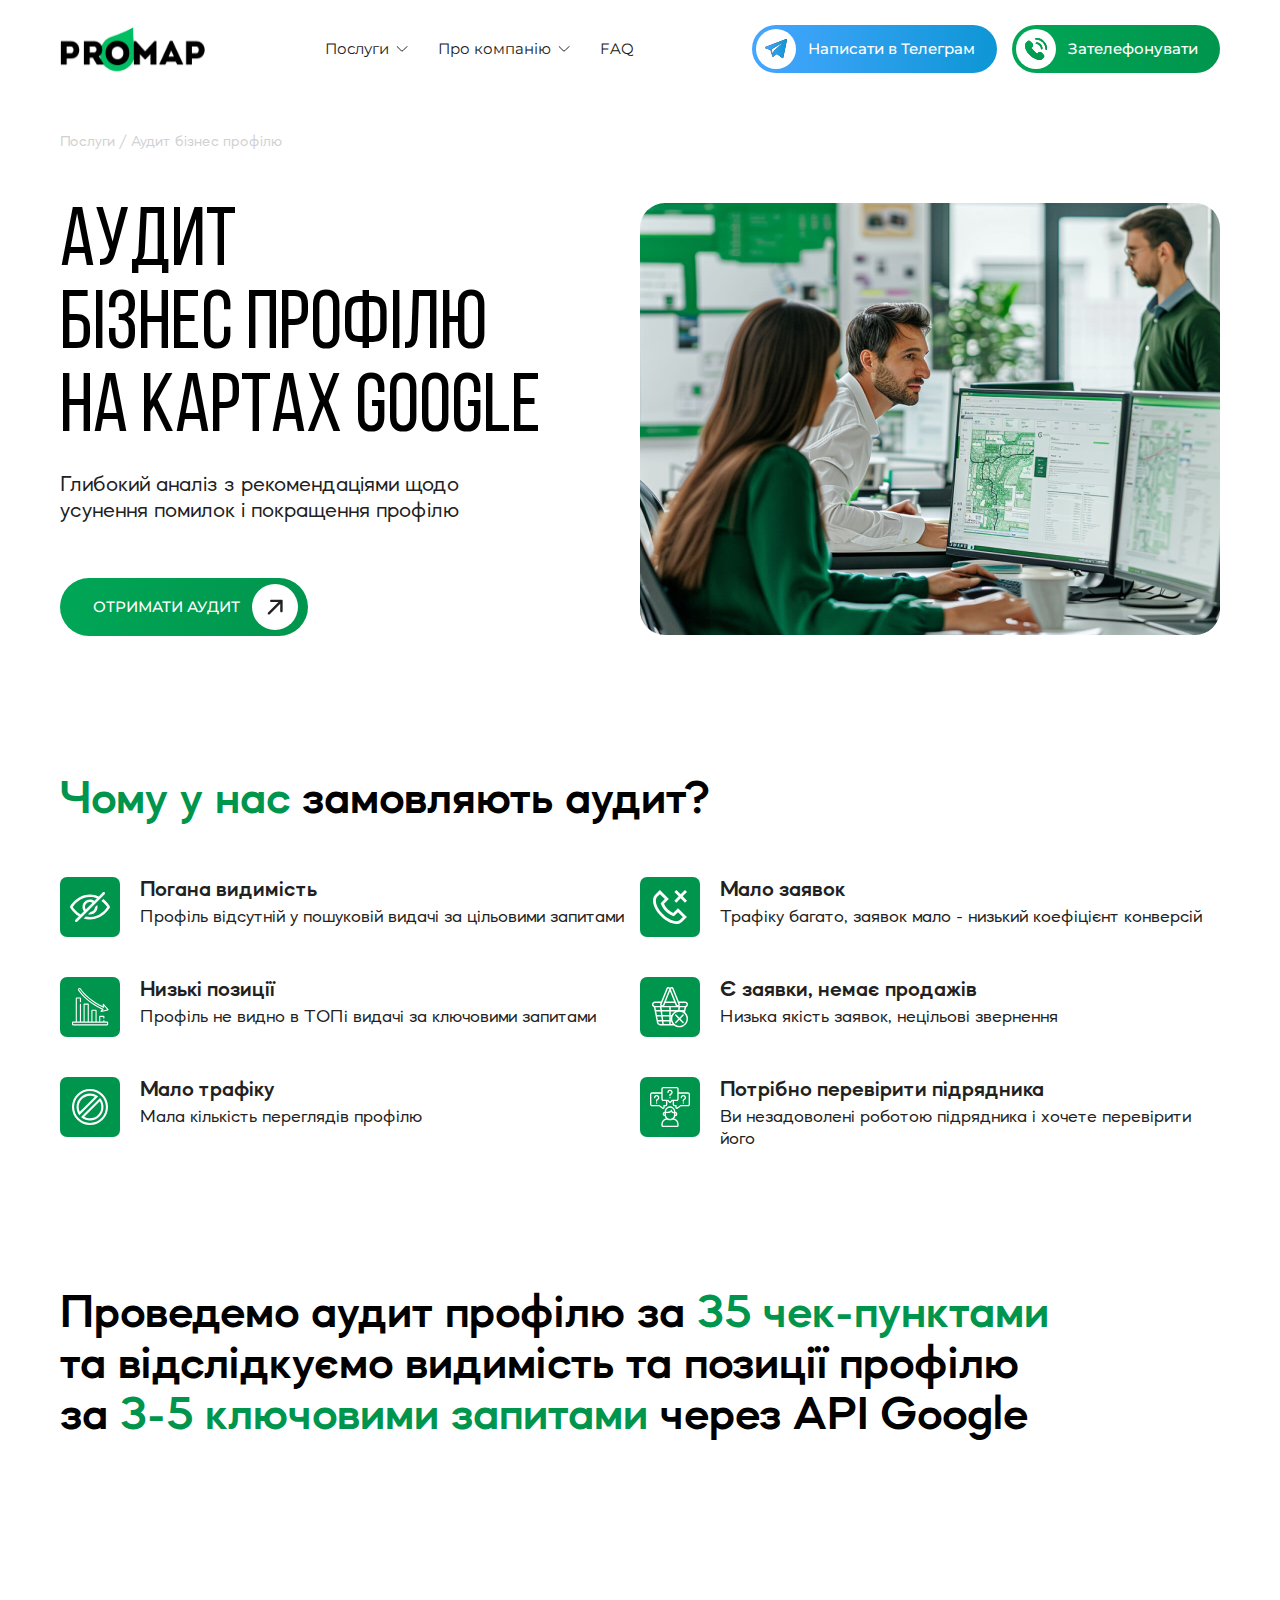
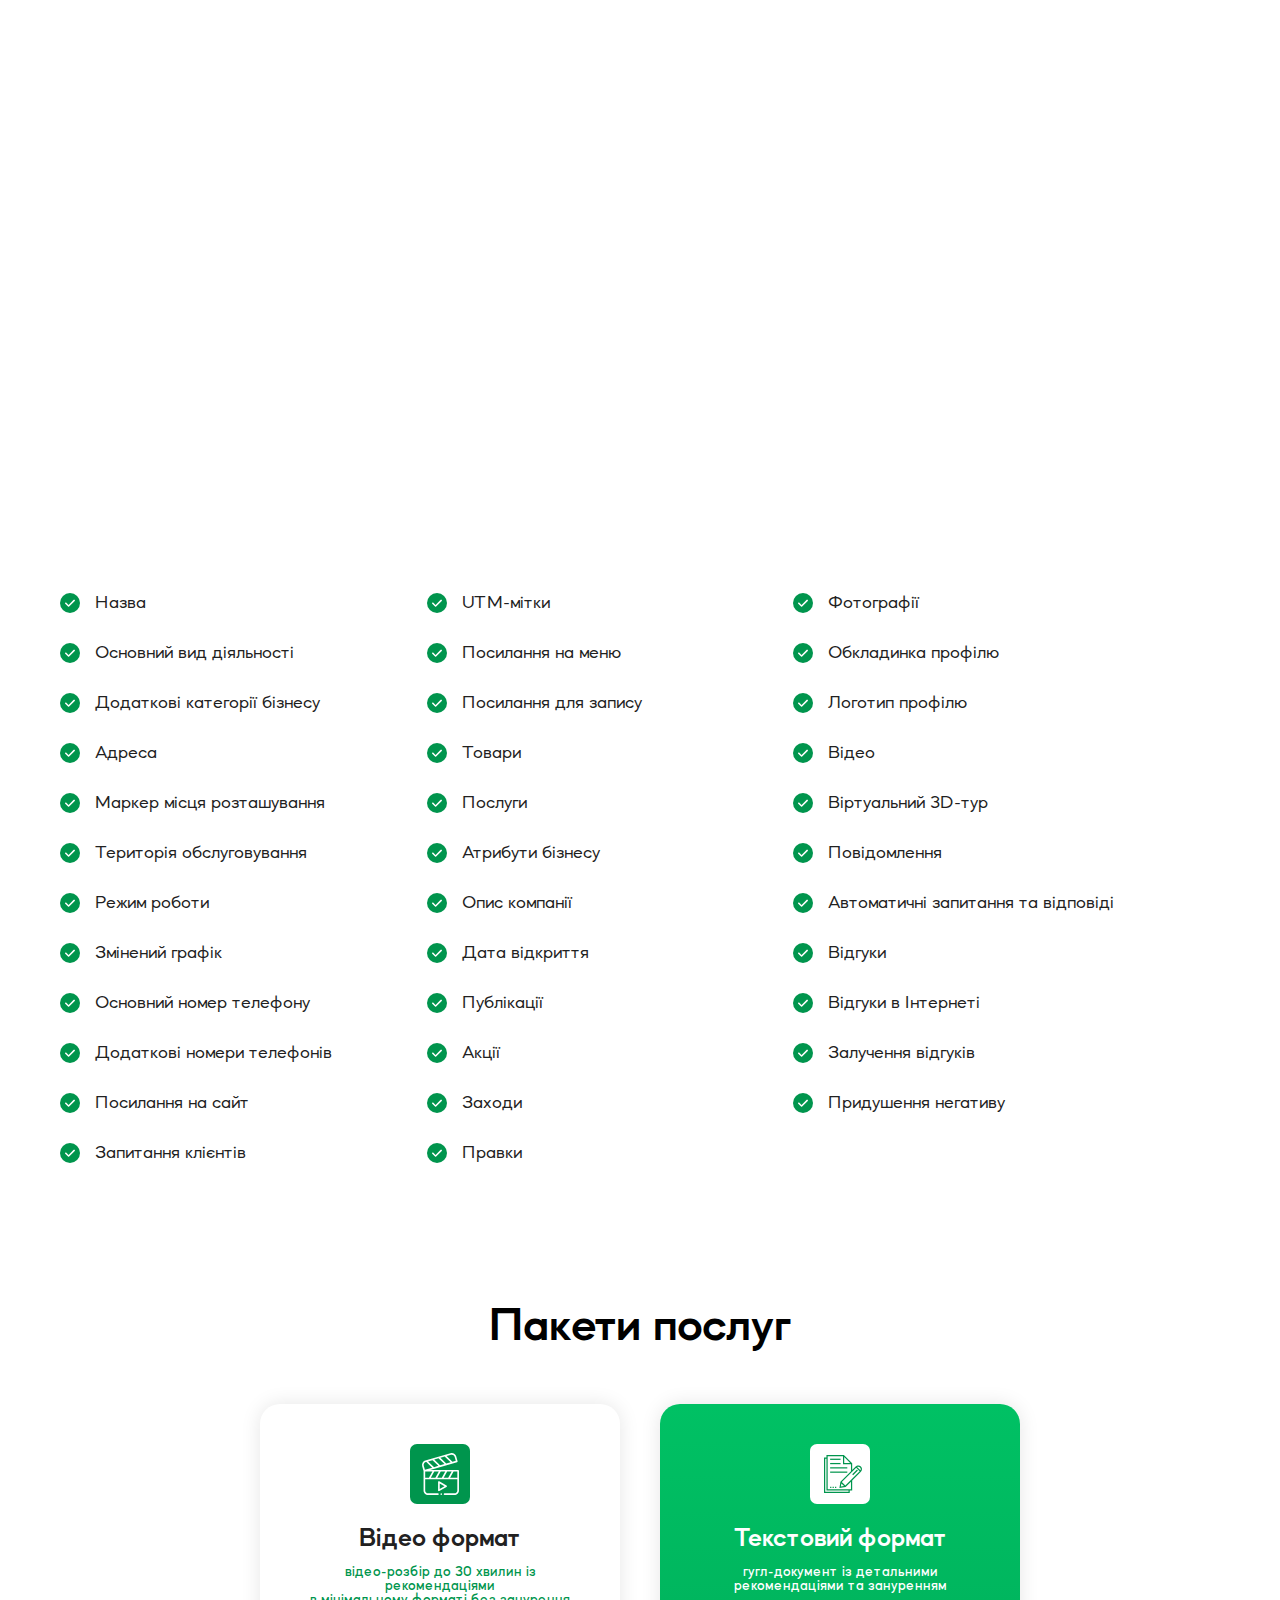
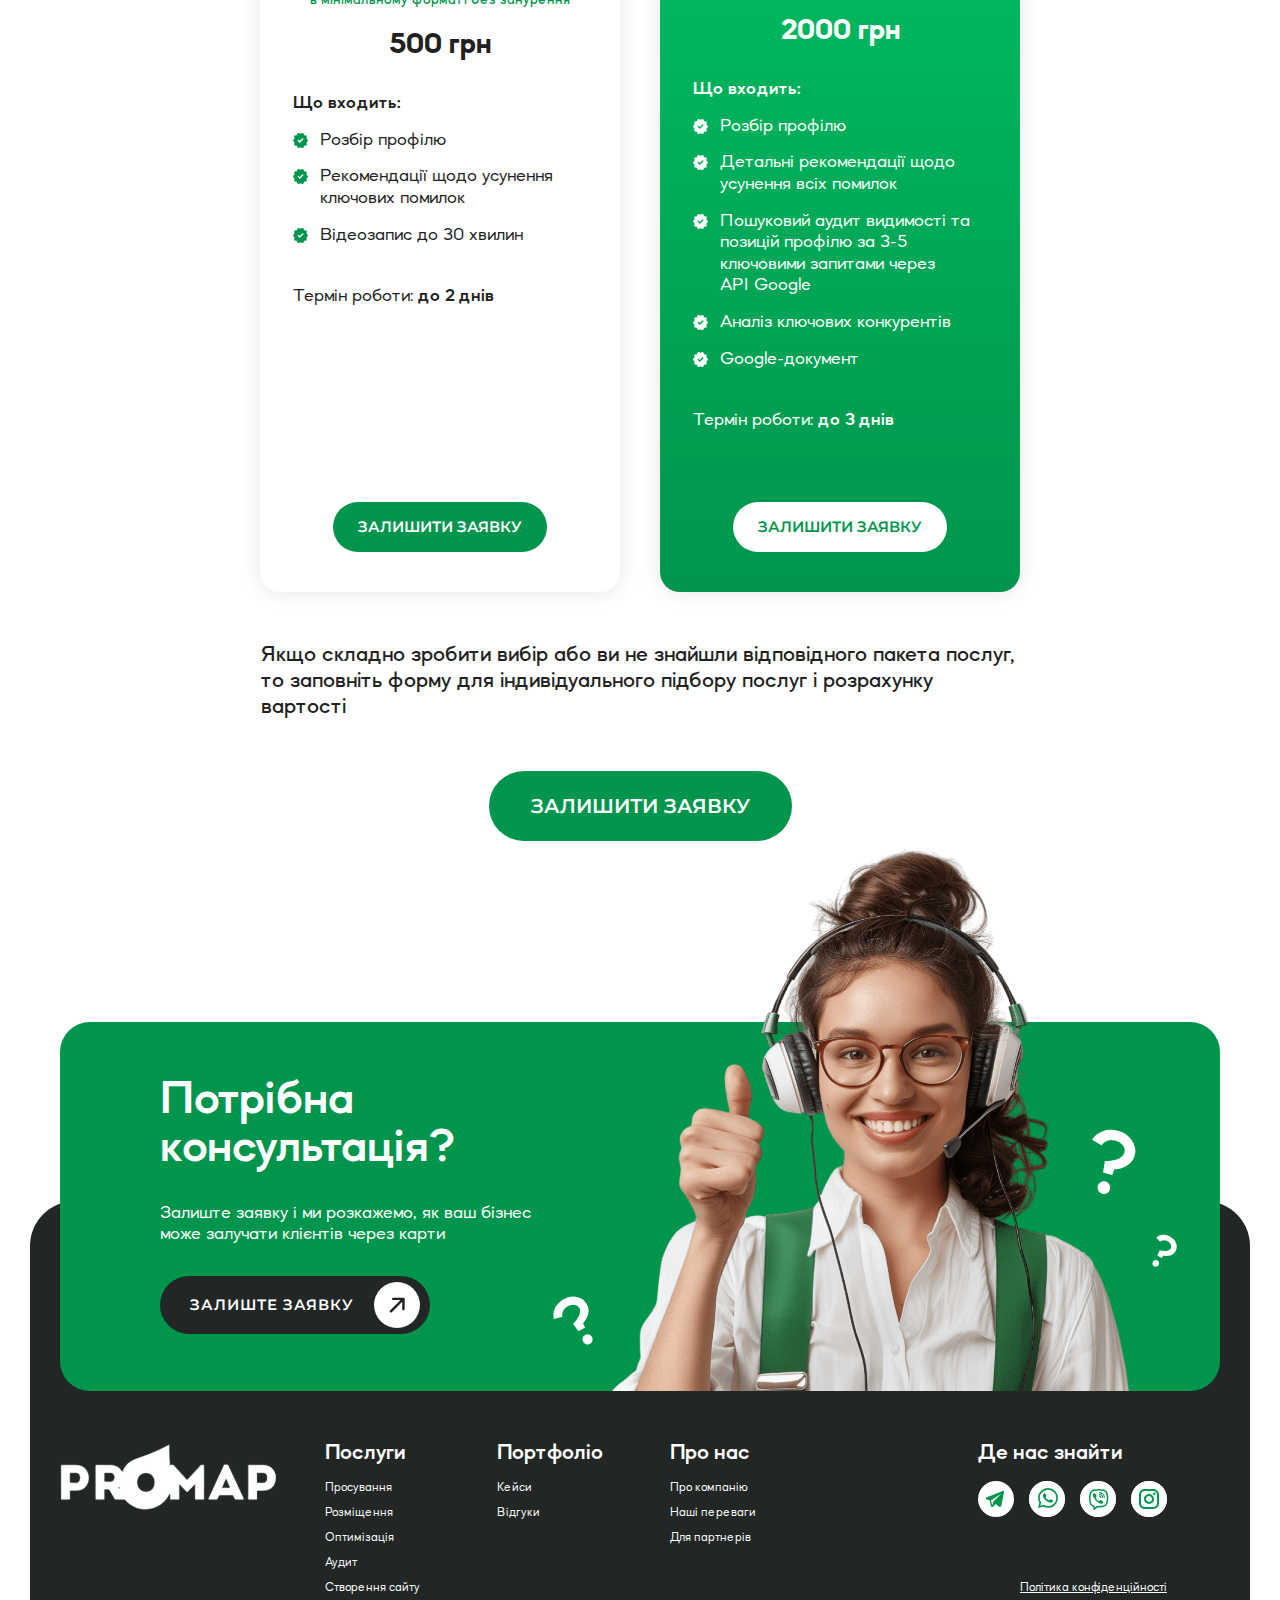
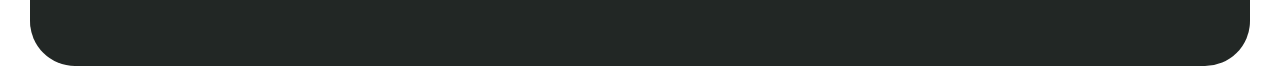
<file: audit-service.html>
<!DOCTYPE html>
<html lang="en">
<head>
    <meta charset="UTF-8">
    <meta name="viewport" content="width=device-width, initial-scale=1.0">
    <link rel="preconnect" href="https://fonts.googleapis.com">
    <link rel="preconnect" href="https://fonts.gstatic.com" crossorigin>
    <link rel="stylesheet" href="styles/fonts.css">
    <link rel="stylesheet" href="styles/styles.css">
    <link rel="stylesheet" href="styles/audit-service.css">
    <script
    src="https://code.jquery.com/jquery-3.7.1.js"
    integrity="sha256-eKhayi8LEQwp4NKxN+CfCh+3qOVUtJn3QNZ0TciWLP4="
    crossorigin="anonymous"></script>
     <link href="https://fonts.googleapis.com/css2?family=Montserrat:ital,wght@0,100..900;1,100..900&display=swap" rel="stylesheet">
    <link
        rel="stylesheet"
        href="https://cdn.jsdelivr.net/npm/swiper@11/swiper-bundle.min.css"
        />
    <title>PROMAP</title>
</head>
<body>
    <div class="wrapper">
        <div class="burger__container">
            <div class="burger__menu">
                <span></span>
                <span></span>
                <span></span>
            </div>
            <div class="burger__overlay"></div>
            <nav class="burger__side-menu">
                <div class="burger__logo">
                    <img src="./images/common/logo-white.svg" alt="">
                </div>
                <div class="burger__links">
                    <div class="burger__submenu">
                        <span>Послуги</span>
                        <ul>
                            <li><a href="./profile-service.html">Розміщення</a></li>
                            <li><a href="./promotion-service.html">Просування</a></li>
                            <li><a href="./optimization-service.html">Оптимізація</a></li>
                            <li><a href="./audit-service.html">Створення сайту</a></li>
                        </ul>
                    </div>
                    <div class="burger__submenu">
                        <span>Про компанію</span>
                        <ul>
                            <li><a href="./about-us.html">Про нас</a></li>
                            <li><a href="./reviews.html">Відгуки</a></li>
                            <li><a href="./cases.html">Кейси</a></li>
                            <li><a href="./contacts.html">Контакти</a></li>
                            <li><a href="./referal.html">Партнерська програма</a></li>
                        </ul>
                    </div>
                    <div class="burger__submenu">
                        <a href="./faq.html"><span>FAQ</span></a>
                       
                    </div>
                </div>
                <div class="burger__contacts">
                    <p>Зв’затись з нами</p>
                    <div class="burger__contacts-list contacts__list">
                        <a href="https://t.me/naguirna" target="_blank" class="burger__contact contact__item">
                            <img src="./images/common/contact-tg.svg" alt="">
                        </a>
                        <a href="https://wa.me/380997032183" target="_blank" class="burger__contact contact__item">
                            <img src="./images/common/contact-ws.svg" alt="">
                        </a>
                        <a href="viber://chat?number=380997032183/" target="_blank" class="burger__contact contact__item">
                            <img src="./images/common/contact-viber.svg" alt="">
                        </a>
                        <a href="https://www.instagram.com/pro.map_" target="_blank" class="burger__contact contact__item">
                            <img src="./images/common/contact-instagram.svg" alt="">
                        </a>
                    </div>
                </div>
                <button class="button burger__button open-form">
                    Залишити заявку
                </button>

                
            </nav>
        </div>

        <div class="header">
            <div class="header__container _container">
                <a href="./index.html">
                    <div class="header__logo logo _ibg">
                        <img src="./images/common/logo.svg" alt="logo">
                    </div>
                </a>
              
                <nav class="header__menu">
                    <ul class="header__menu-list">
                        <li class="header__menu-item">
                            <span>Послуги <img src="./images/common/header-menu__icon.svg" alt="" class="header__menu-icon"></span>
                            <div class="submenu__wrapper">
                                <ul class="submenu">
                                    <div class="submenu__hill">
                                        <img src="./images/common/submenu-hill.svg" alt="">
                                    </div>
                                    <li class="submenu__item">
                                        <a href="./profile-service.html">Розміщення</a>
                                    </li>
                                    <li class="submenu__item">
                                        <a href="./optimization-service.html">Оптимізація</a>
                                    </li>
                                    <li class="submenu__item">
                                        <a href="./audit-service.html">Аудит</a>
                                    </li>
                                    <li class="submenu__item">
                                        <a href="./promotion-service.html">Просування</a>
                                    </li>
                                    <li class="submenu__item">
                                        <a href="">Створення&nbspсайту</a>
                                    </li>
                                </ul>
                            </div>
                         
                        </li>
                        <li class="header__menu-item">
                            <span>Про компанію <img src="./images/common/header-menu__icon.svg" alt="" class="header__menu-icon"></span>
                            <div class="submenu__wrapper">
                                <ul class="submenu">
                                    <div class="submenu__hill">
                                        <img src="./images/common/submenu-hill.svg" alt="">
                                    </div>
                                    <li class="submenu__item">
                                        <a href="./about-us.html">Про нас</a>
                                    </li>
                                    <li class="submenu__item">
                                        <a href="./reviews.html">Відгуки</a>
                                    </li>
                                    <li class="submenu__item">
                                        <a href="./cases.html">Кейси</a>
                                    </li>
                                    <li class="submenu__item">
                                        <a href="./contacts.html">Контакти</a>
                                    </li>
                                    <li class="submenu__item">
                                        <a href="./referal.html">Партнерська
                                            програма</a>
                                    </li>
                                </ul>
                            </div>
                        </li>
                        <li class="header__menu-item">
                            <a href="./faq.html">FAQ</a>
                        </li>
                    </ul>
                </nav>
                <div class="header__contacts">
                    <a class="header__contact" href="https://t.me/naguirna" target="_blank">
                        <!-- <a href=""></a> -->
                        <div class="button button-blue header__contact-button">
                            <div class="button__icon">
                                <img src="./images/common/tg-icon-blue.svg" alt="">
                            </div>
                            <span class="button__text">
                                Написати в Телеграм
                            </span>
                        </div>
                         <div class="button button-blue header__contact-button header__contact-button-m">
                            <div class="button__icon">
                                <img src="./images/common/tg-icon-white.svg" alt="">
                            </div>
                        </div>
                    </a>
                    <a class="header__contact" href="tel:+380997032183">
                        <div class="button button-green header__contact-button">
                            <div class="button__icon">
                                <img src="./images/common/phone-icon-green.svg" alt="">
                            </div>
                            <span class="button__text">
                                Зателефонувати
                            </span>
                        </div>
                          <div class="button button-green header__contact-button header__contact-button-m">
                            <div class="button__icon">
                                <img src="./images/common/phone-icon-white.svg" alt="">
                            </div>
                        </div>
                    </a>
                </div>
            </div>
        </div>
        <div class="main">
            <div class="hero-section hero-section_audit">
                <div class="hero-section__container _container">
                    <div class="hero-section__path">
                        Послуги / Аудит бізнес профілю
                    </div>
                    <div class="hero-section__wrapper">
                        <div class="hero-section__content">
                            <h2 class="hero-section__title">
                                Аудит<br>
                                бiзнес профiлю
                                на Картах Google
                            </h2>
                            <h2 class="hero-section__title hero-section__title_m">
                                Аудит<br>
                                бiзнес профiлю<br>
                                на GOOGLE MAPS
                            </h2>
                            <p class="hero-section__text">
                                Глибокий аналіз з рекомендаціями щодо
                                усунення помилок і покращення профілю
                            </p>
                            <div class="button button-green button-right open-form-audit hero-section__button">
                                <div class="button__icon">
                                    <img src="./images/common/top-right-arrow.svg" alt="">
                                </div>
                                <span class="button__text">
                                    Отримати аудит
                                </span>
                            </div>
                        </div>
                        <div class="hero-section__photo">
                            <img src="./images/audit-service/hero-image.jpg" alt="">
                        </div>
                        <div class="button button-green button-right open-form-audit hero-section__button hero-section__button_after open-form">
                            <div class="button__icon">
                                <img src="./images/common/top-right-arrow.svg" alt="">
                            </div>
                            <span class="button__text">
                                Отримати аудит
                            </span>
                        </div>
                    </div>
                    
                   
                </div>
                
            </div>
            <div class="audit">
                <div class="audit__container _container">
                    <div class="heading audit__heading">
                        <span>Чому у нас</span> замовляють аудит?
                    </div>
                    <div class="audit__items items">
                        <div class="audit__item item">
                            <img src="./images/audit-service/item-1.svg" alt="">
                            <div class="item__info">
                                <h3 class="item__title">
                                    Погана видимість
                                </h3>
                                <p class="item__text">
                                    Профіль відсутній у пошуковій видачі
                                    за цільовими запитами
                                </p>
                            </div>
                        </div>
                        <div class="audit__item item">
                            <img src="./images/audit-service/item-2.svg" alt="">
                            <div class="item__info">
                                <h3 class="item__title">
                                    Мало заявок
                                </h3>
                                <p class="item__text">
                                    Трафіку багато, заявок мало
                                    - низький коефіцієнт конверсій
                                </p>
                            </div>
                        </div>
                        <div class="audit__item item">
                            <img src="./images/audit-service/item-3.svg" alt="">
                            <div class="item__info">
                                <h3 class="item__title">
                                    Низькі позиції
                                </h3>
                                <p class="item__text">
                                    Профіль не видно в ТОПі видачі
                                    за ключовими запитами
                                </p>
                            </div>
                        </div>
                        <div class="audit__item item">
                            <img src="./images/audit-service/item-4.svg" alt="">
                            <div class="item__info">
                                <h3 class="item__title">
                                    Є заявки, немає продажів
                                </h3>
                                <p class="item__text">
                                    Низька якість заявок, нецільові звернення
                                </p>
                            </div>
                        </div>
                        <div class="audit__item item">
                            <img src="./images/audit-service/item-5.svg" alt="">
                            <div class="item__info">
                                <h3 class="item__title">
                                    Мало трафіку
                                </h3>
                                <p class="item__text">
                                    Мала кількість переглядів профілю
                                </p>
                            </div>
                        </div>
                        <div class="audit__item item">
                            <img src="./images/audit-service/item-6.svg" alt="">
                            <div class="item__info">
                                <h3 class="item__title">
                                    Потрібно перевірити підрядника
                                </h3>
                                <p class="item__text">
                                    Ви незадоволені роботою підрядника
                                    і хочете перевірити його
                                </p>
                            </div>
                        </div>

                    </div>
                </div>
            </div>
            <div class="check-points">
                <div class="check-points__container _container">
                    <div class="heading check-points__heading">
                        Проведемо аудит профілю за <span>35 чек-пунктами</span>
                        та відслідкуємо видимість та позиції профілю
                        за <span>3-5 ключовими запитами</span> через API Google
                    </div>
                    <div class="check-points__video">
                        <iframe src="https://www.youtube.com/embed/MprHPNx1QHo?si=dUcVTyQTm0gLfCgh" title="YouTube video player" frameborder="0" allow="accelerometer; autoplay; clipboard-write; encrypted-media; gyroscope; picture-in-picture; web-share" referrerpolicy="strict-origin-when-cross-origin" allowfullscreen></iframe>
                    </div>
                    <div class="check-points__items">
                        <div class="check-point__item">
                            <img src="./images/audit-service/check-icon.svg" alt="">
                            <span>
                                Назва
                            </span>
                        </div>
                        <div class="check-point__item">
                            <img src="./images/audit-service/check-icon.svg" alt="">
                            <span>
                                UTM-мітки
                            </span>
                        </div>
                        <div class="check-point__item">
                            <img src="./images/audit-service/check-icon.svg" alt="">
                            <span>
                                Фотографії
                            </span>
                        </div>
                        <div class="check-point__item">
                            <img src="./images/audit-service/check-icon.svg" alt="">
                            <span>
                                Основний вид діяльності
                            </span>
                        </div>
                        <div class="check-point__item">
                            <img src="./images/audit-service/check-icon.svg" alt="">
                            <span>
                                Посилання на меню
                            </span>
                        </div>
                        <div class="check-point__item">
                            <img src="./images/audit-service/check-icon.svg" alt="">
                            <span>
                                Обкладинка профілю
                            </span>
                        </div>
                        <div class="check-point__item">
                            <img src="./images/audit-service/check-icon.svg" alt="">
                            <span>
                                Додаткові категорії бізнесу
                            </span>
                        </div>
                        <div class="check-point__item">
                            <img src="./images/audit-service/check-icon.svg" alt="">
                            <span>
                                Посилання для запису
                            </span>
                        </div>
                        <div class="check-point__item">
                            <img src="./images/audit-service/check-icon.svg" alt="">
                            <span>
                                Логотип профілю
                            </span>
                        </div>
                        <div class="check-point__item">
                            <img src="./images/audit-service/check-icon.svg" alt="">
                            <span>
                                Адреса
                            </span>
                        </div>
                        <div class="check-point__item">
                            <img src="./images/audit-service/check-icon.svg" alt="">
                            <span>
                                Товари
                            </span>
                        </div>
                        <div class="check-point__item">
                            <img src="./images/audit-service/check-icon.svg" alt="">
                            <span>
                                Відео
                            </span>
                        </div>
                        <div class="check-point__item">
                            <img src="./images/audit-service/check-icon.svg" alt="">
                            <span>
                                Маркер місця розташування
                            </span>
                        </div>
                        <div class="check-point__item">
                            <img src="./images/audit-service/check-icon.svg" alt="">
                            <span>
                                Послуги
                            </span>
                        </div>
                        <div class="check-point__item">
                            <img src="./images/audit-service/check-icon.svg" alt="">
                            <span>
                                Віртуальний 3D-тур
                            </span>
                        </div>
                        <div class="check-point__item">
                            <img src="./images/audit-service/check-icon.svg" alt="">
                            <span>
                                Територія обслуговування
                            </span>
                        </div>
                        <div class="check-point__item">
                            <img src="./images/audit-service/check-icon.svg" alt="">
                            <span>
                                Атрибути бізнесу
                            </span>
                        </div>
                        <div class="check-point__item">
                            <img src="./images/audit-service/check-icon.svg" alt="">
                            <span>
                                Повідомлення
                            </span>
                        </div>
                        <div class="check-point__item">
                            <img src="./images/audit-service/check-icon.svg" alt="">
                            <span>
                                Режим роботи
                            </span>
                        </div>
                        <div class="check-point__item">
                            <img src="./images/audit-service/check-icon.svg" alt="">
                            <span>
                                Опис компанії
                            </span>
                        </div>
                        <div class="check-point__item">
                            <img src="./images/audit-service/check-icon.svg" alt="">
                            <span>
                                Автоматичні запитання та відповіді
                            </span>
                        </div>
                        <div class="check-point__item">
                            <img src="./images/audit-service/check-icon.svg" alt="">
                            <span>
                                Змінений графік
                            </span>
                        </div>
                        <div class="check-point__item">
                            <img src="./images/audit-service/check-icon.svg" alt="">
                            <span>
                                Дата відкриття
                            </span>
                        </div>
                        <div class="check-point__item">
                            <img src="./images/audit-service/check-icon.svg" alt="">
                            <span>
                                Відгуки
                            </span>
                        </div>
                        <div class="check-point__item">
                            <img src="./images/audit-service/check-icon.svg" alt="">
                            <span>
                                Основний номер телефону
                            </span>
                        </div>
                        <div class="check-point__item">
                            <img src="./images/audit-service/check-icon.svg" alt="">
                            <span>
                                Публікації
                            </span>
                        </div>
                        <div class="check-point__item">
                            <img src="./images/audit-service/check-icon.svg" alt="">
                            <span>
                                Відгуки в Інтернеті
                            </span>
                        </div>
                        <div class="check-point__item">
                            <img src="./images/audit-service/check-icon.svg" alt="">
                            <span>
                                Додаткові номери телефонів
                            </span>
                        </div>
                        <div class="check-point__item">
                            <img src="./images/audit-service/check-icon.svg" alt="">
                            <span>
                                Акції
                            </span>
                        </div>
                        <div class="check-point__item">
                            <img src="./images/audit-service/check-icon.svg" alt="">
                            <span>
                                Залучення відгуків
                            </span>
                        </div>
                        <div class="check-point__item">
                            <img src="./images/audit-service/check-icon.svg" alt="">
                            <span>
                                Посилання на сайт
                            </span>
                        </div>
                        <div class="check-point__item">
                            <img src="./images/audit-service/check-icon.svg" alt="">
                            <span>
                                Заходи
                            </span>
                        </div>
                        <div class="check-point__item">
                            <img src="./images/audit-service/check-icon.svg" alt="">
                            <span>
                                Придушення негативу
                            </span>
                        </div>
                        <div class="check-point__item">
                            <img src="./images/audit-service/check-icon.svg" alt="">
                            <span>
                                Запитання клієнтів
                            </span>
                        </div>
                        <div class="check-point__item">
                            <img src="./images/audit-service/check-icon.svg" alt="">
                            <span>
                                Правки
                            </span>
                        </div>
                    </div>
                </div>
            </div>
            <div class="packages packages_audit audit__packages">
                <div class="packages__container _container">
                    <h2 class="packages__heading heading">
                        Пакети послуг
                    </h2>
                    <div class="packages__items ">
                     
                        <div class="packages__item">
                            <div class="packages__item-icon">
                                <img src="./images/audit-service/packages-1.svg" alt="">
                            </div>
                            <h3 class="packages__name">
                                Відео формат
                            </h3>
                            <p class="packages__desc">
                                відео-розбір до 30 хвилин із рекомендаціями<br>
                                в мінімальному форматі без занурення
                            </p>
                            <div class="packages__price">
                                500 грн
                            </div>
                            <div class="packages__program">
                                Що входить:
                                <div class="packages__program-list">
                                    <div class="packages__program-item">
                                        <div class="packages__icon">
                                            <img src="./images/common/check-icon-green.svg" alt="">
                                        </div>
                                        <p class="packages__program-item-name">
                                            Розбір профілю
                                        </p>
                                    </div>
                                    <div class="packages__program-item">
                                        <div class="packages__icon">
                                            <img src="./images/common/check-icon-green.svg" alt="">
                                        </div>
                                        <p class="packages__program-item-name">
                                            Рекомендації щодо усунення ключових помилок
                                        </p>
                                    </div>
                                    <div class="packages__program-item">
                                        <div class="packages__icon">
                                            <img src="./images/common/check-icon-green.svg" alt="">
                                        </div>
                                        <p class="packages__program-item-name">
                                            Відеозапис до 30 хвилин
                                        </p>
                                    </div>
                                </div>
                            </div>
                            <div class="packages__term">Термін роботи: <span>до 2 днів</span></div>
                            
                            <button class="button packages__button open-form">
                                ЗАЛИШИТИ ЗАЯВКУ
                            </button>
                        </div>
                        <div class="packages__item packages__item_green">
                            <div class="packages__item-icon">
                                <img src="./images/audit-service/packages-2.svg" alt="">
                            </div>
                            <h3 class="packages__name">
                                Текстовий формат
                            </h3>
                            <p class="packages__desc">
                                гугл-документ із детальними<br>
                                рекомендаціями та зануренням
                            </p>
                            <div class="packages__price">
                                2000 грн
                            </div>
                            <div class="packages__program">
                                Що входить:
                                <div class="packages__program-list">
                                    <div class="packages__program-item">
                                        <div class="packages__icon">
                                            <img src="./images/common/check-icon-white.svg" alt="">
                                        </div>
                                        <p class="packages__program-item-name">
                                            Розбір профілю
                                        </p>
                                    </div>
                                    <div class="packages__program-item">
                                        <div class="packages__icon">
                                            <img src="./images/common/check-icon-white.svg" alt="">
                                        </div>
                                        <p class="packages__program-item-name">
                                            Детальні рекомендації щодо усунення всіх помилок
                                        </p>
                                    </div>
                                    <div class="packages__program-item">
                                        <div class="packages__icon">
                                            <img src="./images/common/check-icon-white.svg" alt="">
                                        </div>
                                        <p class="packages__program-item-name">
                                            Пошуковий аудит видимості та позицій профілю за 3-5 ключовими запитами через <br>API Google
                                        </p>
                                    </div>
                                    <div class="packages__program-item">
                                        <div class="packages__icon">
                                            <img src="./images/common/check-icon-white.svg" alt="">
                                        </div>
                                        <p class="packages__program-item-name">
                                            Аналіз ключових конкурентів
                                        </p>
                                    </div>
                                    <div class="packages__program-item">
                                        <div class="packages__icon">
                                            <img src="./images/common/check-icon-white.svg" alt="">
                                        </div>
                                        <p class="packages__program-item-name">
                                            Google-документ
                                        </p>
                                    </div>
                                </div>
                            </div>
                            <div class="packages__term">Термін роботи: <span>до 3 днів</span></div>
                            <button class="button packages__button open-form">
                                ЗАЛИШИТИ ЗАЯВКУ
                            </button>
                        </div>
                    </div>
                    <div class="packages__after-text">
                        Якщо складно зробити вибір або ви не знайшли відповідного пакета послуг, то заповніть форму для індивідуального підбору послуг і розрахунку вартості
                    </div>
                    <button class="packages__appeal-button packages__button button open-form">
                        ЗАЛИШИТИ ЗАЯВКУ
                    </button>
                </div> 
            </div>
        </div>
        <div class="consultation">
            <div class="consultation__container _container">
                <div class="consultation__content">
                    <div class="consultation__title">
                        Потрібна консультація?
                    </div>
                    <div class="consultation__text">
                        Залиште заявку і ми розкажемо, як ваш бізнес
                        може залучати клієнтів через карти
                    </div>
                    <button class="button consultation__button open-form">
                        <span>залиште заявку</span>
                        <div class="button__icon">
                            <img src="./images/common/top-right-arrow.svg" alt="">
                        </div>
                    </button>
                </div>
                <div class="consultation__image">
                    <img src="./images/common/consultation-photo.png" alt="">
                    <img src="./images/common/consultation-photo-m.png" class="mobile" alt="">
                    <div class="consultation__question-mark consultation__question-mark-1">
                        ?
                    </div>
                    <div class="consultation__question-mark consultation__question-mark-2">
                        ?
                    </div>
                    <div class="consultation__question-mark consultation__question-mark-3">
                        ?
                    </div>
                </div>
            </div>
         
        </div>
        <div class="footer">
            <div class="footer__container _container">
                <div class="footer__logo">
                    <img src="./images/common/logo-white.svg" alt="">
                </div>
                <div class="footer__menu">
                    <div class="footer__menu-item">
                        <div class="footer__menu-title">
                            Послуги
                        </div>
                        <div class="footer__menu-links">
                            <a class="footer__menu-link" href="./promotion-service.html">
                                Просування
                            </a>
                            <a class="footer__menu-link" href="./profile-service.html">
                                Розміщення
                            </a>
                            <a class="footer__menu-link" href="./optimization-service.html">
                                Оптимізація
                            </a>
                            <a class="footer__menu-link" href="./audit-service.html">
                                Аудит
                            </a>
                            <a class="footer__menu-link">
                                Створення сайту
                            </a>
                        </div>
                    </div>
                    <div class="footer__menu-item">
                        <div class="footer__menu-title">
                            Портфоліо
                        </div>
                        <div class="footer__menu-links">
                            <a class="footer__menu-link" href="./cases.html">
                                Кейси
                            </a>
                            <a class="footer__menu-link" href="./reviews.html">
                                Відгуки
                            </a>
                        </div>
                    </div>
                    <div class="footer__menu-item">
                        <div class="footer__menu-title">
                            Про нас
                        </div>
                        <div class="footer__menu-links">
                            <a class="footer__menu-link" href="./about-us.html">
                                Про компанію
                            </a>
                            <a class="footer__menu-link" href="./about-us.html">
                                Наші переваги
                            </a>
                            <a class="footer__menu-link" href="./referal.html">
                                Для партнерів
                            </a>
                        </div>
                    </div>
                </div>
                <div class="footer__contacts">
                    <div class="footer__contacts-title">
                        Де нас знайти
                    </div>
                    <div class="footer__contacts-list contacts__list">
                        <a href="https://t.me/naguirna" target="_blank" class="footer__contact contact__item">
                            <img src="./images/common/contact-tg.svg" alt="">
                            <img src="./images/common/contact-tg-hover.svg" alt="">
                        </a>
                        <a href="https://wa.me/380997032183" target="_blank" class="footer__contact">
                            <img src="./images/common/contact-ws.svg" alt="">
                            <img src="./images/common/contact-whatsup-hover.svg" alt="">
                        </a>
                        <a href="viber://chat?number=380997032183" target="_blank" class="footer__contact">
                            <img src="./images/common/contact-viber.svg" alt="">
                            <img src="./images/common/contact-viber-hover.svg" alt="">
                        </a>
                        <a href="https://www.instagram.com/pro.map_" target="_blank" class="footer__contact">
                            <img src="./images/common/contact-instagram.svg" alt="">
                            <img src="./images/common/contact-instagram-hover.svg" alt="">
                        </a>
                    </div>
                </div>
                <a class="footer__politics">
                    Політика конфіденційності
                </a>
            </div>
            
        </div>
    </div>
    <div id="formModal" class="modal">
        <div class="modal__content">
            <div class="modal__image">
                <img src="./images/common/modal-image.jpg" alt="">
            </div>
            <h2 class="heading modal__heading">
                Залиште заявку і з вами
                <span>зв’яжеться наш спеціаліст</span>
            </h2>
            <!-- <span id="closeFormModal" class="close">&times;</span> -->
            <form id="formModalForm">
                <div class="form-group">
                    <label for="name">Ваше Ім’я</label>
                    <input type="text" id="name" name="name" 
                    placeholder="Введіть ваше ім’я" required>
                  </div>
                
                  <!-- Поле с радиокнопками -->
                  <div class="form-group radio-service">
                    <p>Що вас цікавить?</p>
                    <label class="custom-radio">
                      <input type="radio" name="service" value="Розміщення на картах">
                      <span class="radio-btn"></span>
                      Розміщення на картах
                    </label>
                    <label class="custom-radio">
                      <input type="radio" name="service" value="Оптимізація профілю">
                      <span class="radio-btn"></span>
                      Оптимізація профілю
                    </label>
                    <label class="custom-radio">
                        <input type="radio" name="service" value=" Обслуговування профілю">
                        <span class="radio-btn"></span>
                        Обслуговування профілю
                    </label>
                    <label class="custom-radio">
                        <input type="radio" name="service" value="Аудит профілю ">
                        <span class="radio-btn"></span>
                        Аудит профілю 
                    </label>
                    <label class="custom-radio">
                        <input type="radio" name="service" value="Створення сайту">
                        <span class="radio-btn"></span>
                        Створення сайту
                    </label>
                  </div>
    
                  <div class="form-group">
                    <p>Зручний спосіб зв’язку</p>
                    <label class="custom-radio">
                      <input type="radio" name="contact" required value="Телеграм" required>
                      <span class="radio-btn"></span>
                      Телеграм
                    </label>
                    <label class="custom-radio">
                      <input type="radio" name="contact" value="Вайбер">
                      <span class="radio-btn"></span>
                      Вайбер
                    </label>
                    <label class="custom-radio">
                        <input type="radio" name="contact" value="Телефон">
                        <span class="radio-btn"></span>
                        Телефон
                      </label>
                  </div>
                
                  <div class="form-group">
                    <label for="phone" class="phone-label">Ваш номер телефону</label>
                    <input type="text" id="phone-input" name="phone"  required>
                  </div>
                  <div class="personal-checkbox">
                    <input type="checkbox" id="personal-checkbox" name="personal-checkbox" required>
                    <label for="personal-checkbox" class="personal-checkbox-label">
                      <span class="personal-checkbox-icon"><img src="./images/common/checkbox-icon.svg" alt="icon" /></span> <!-- Здесь может быть любая иконка -->
                      <p>Я даю свою <a href=""> згоду </a> на обробку моїх персональних даних</p>
                    </label>
                  </div>
                  <button type="submit" class="button form__button">ЗАЛИШИТИ ЗАЯВКУ</button>
            </form>
            <a href="" class="form__politics">
                Політика конфіденційності
            </a>
        </div>
        </div>
        
        <div class="modal" id="serviceModal">
            <div class="modal__content">
               
                <h2 id="modal-title"></h2>
                <p id="modal-additionalText"></p>
                <ul id="modal-list"></ul>
            </div>
            <span class="close">
                <img src="./images/common/cross-icon.svg" alt="">
                <img src="./images/common/cross-icon-hover.svg" alt="">
            </span>
        </div>
    <script src="https://s3-us-west-2.amazonaws.com/s.cdpn.io/3/jquery.inputmask.bundle.js"></script>
    <script src="scripts/index.js"></script>
    <script src="scripts/services.js"></script>
</body>
</html>
</file>
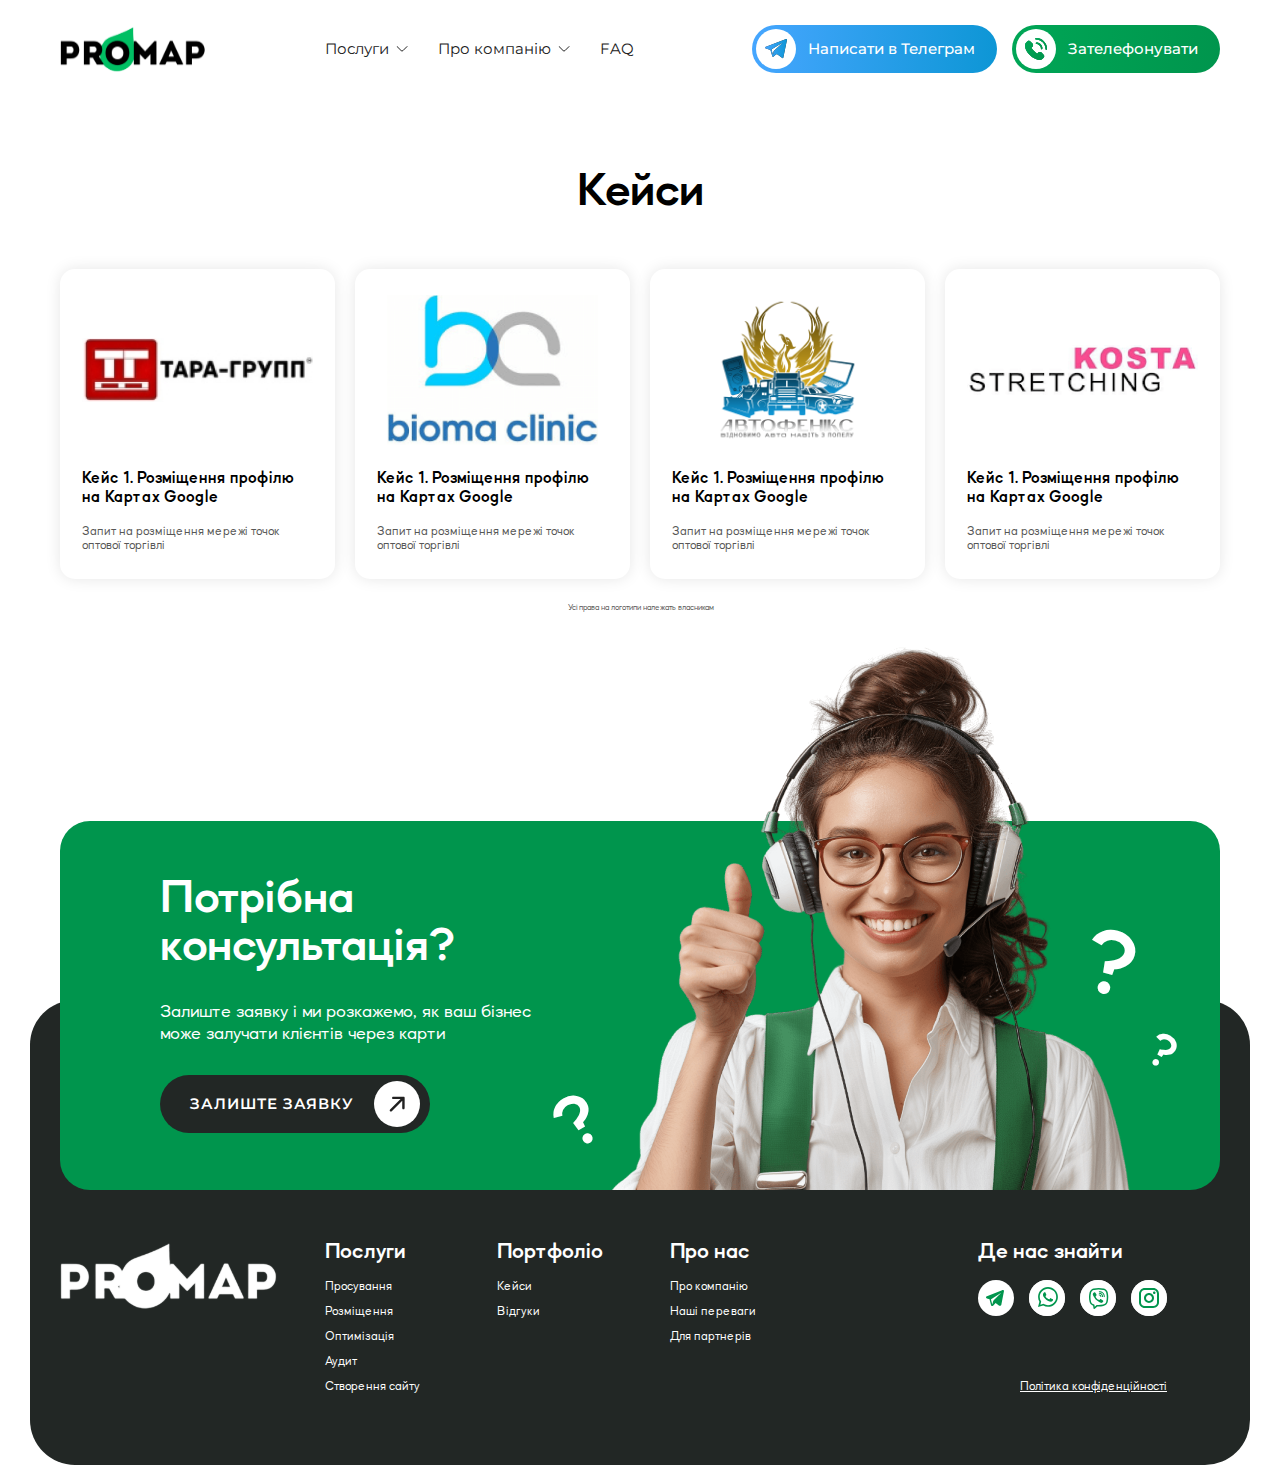
<file: cases.html>
<!DOCTYPE html>
<html lang="en">
<head>
    <meta charset="UTF-8">
    <meta name="viewport" content="width=device-width, initial-scale=1.0">
    <link rel="preconnect" href="https://fonts.googleapis.com">
    <link rel="preconnect" href="https://fonts.gstatic.com" crossorigin>
    <link rel="stylesheet" href="styles/fonts.css">
    <link rel="stylesheet" href="styles/styles.css">
    <link rel="stylesheet" href="styles/index.css">
    <script
  src="https://code.jquery.com/jquery-3.7.1.js"
  integrity="sha256-eKhayi8LEQwp4NKxN+CfCh+3qOVUtJn3QNZ0TciWLP4="
  crossorigin="anonymous"></script>
    <link href="https://fonts.googleapis.com/css2?family=Montserrat:ital,wght@0,100..900;1,100..900&display=swap" rel="stylesheet">
    <link
        rel="stylesheet"
        href="https://cdn.jsdelivr.net/npm/swiper@11/swiper-bundle.min.css"
        />
    <title>PROMAP</title>
</head>
<body>
    <div class="wrapper">
        <div class="burger__container">
            <div class="burger__menu">
                <span></span>
                <span></span>
                <span></span>
            </div>
            <div class="burger__overlay"></div>
            <nav class="burger__side-menu">
                <div class="burger__logo">
                    <img src="./images/common/logo-white.svg" alt="">
                </div>
                <div class="burger__links">
                    <div class="burger__submenu">
                        <span>Послуги</span>
                        <ul>
                            <li><a href="./profile-service.html">Розміщення</a></li>
                            <li><a href="./promotion-service.html">Просування</a></li>
                            <li><a href="./optimization-service.html">Оптимізація</a></li>
                            <li><a href="./audit-service.html">Створення сайту</a></li>
                        </ul>
                    </div>
                    <div class="burger__submenu">
                        <span>Про компанію</span>
                        <ul>
                            <li><a href="./about-us.html">Про нас</a></li>
                            <li><a href="./reviews.html">Відгуки</a></li>
                            <li><a href="./cases.html">Кейси</a></li>
                            <li><a href="./contacts.html">Контакти</a></li>
                            <li><a href="./referal.html">Партнерська програма</a></li>
                        </ul>
                    </div>
                    <div class="burger__submenu">
                        <a href="./faq.html"><span>FAQ</span></a>
                       
                    </div>
                </div>
                <div class="burger__contacts">
                    <p>Зв’затись з нами</p>
                    <div class="burger__contacts-list contacts__list">
                        <a href="https://t.me/naguirna" target="_blank" class="burger__contact contact__item">
                            <img src="./images/common/contact-tg.svg" alt="">
                        </a>
                        <a href="https://wa.me/380997032183" target="_blank" class="burger__contact contact__item">
                            <img src="./images/common/contact-ws.svg" alt="">
                        </a>
                        <a href="viber://chat?number=380997032183/" target="_blank" class="burger__contact contact__item">
                            <img src="./images/common/contact-viber.svg" alt="">
                        </a>
                        <a href="https://www.instagram.com/pro.map_" target="_blank" class="burger__contact contact__item">
                            <img src="./images/common/contact-instagram.svg" alt="">
                        </a>
                    </div>
                </div>
                <button class="button burger__button open-form">
                    Залишити заявку
                </button>

                
            </nav>
        </div>
        
        <div class="header">
            <div class="header__container _container">
                <a href="./index.html">
                    <div class="header__logo logo _ibg">
                        <img src="./images/common/logo.svg" alt="logo">
                    </div>
                </a>
              
                <nav class="header__menu">
                    <ul class="header__menu-list">
                        <li class="header__menu-item">
                            <span>Послуги <img src="./images/common/header-menu__icon.svg" alt="" class="header__menu-icon"></span>
                            <div class="submenu__wrapper">
                                <ul class="submenu">
                                    <div class="submenu__hill">
                                        <img src="./images/common/submenu-hill.svg" alt="">
                                    </div>
                                    <li class="submenu__item">
                                        <a href="./profile-service.html">Розміщення</a>
                                    </li>
                                    <li class="submenu__item">
                                        <a href="./optimization-service.html">Оптимізація</a>
                                    </li>
                                    <li class="submenu__item">
                                        <a href="./audit-service.html">Аудит</a>
                                    </li>
                                    <li class="submenu__item">
                                        <a href="./promotion-service.html">Просування</a>
                                    </li>
                                    <li class="submenu__item">
                                        <a href="">Створення&nbspсайту</a>
                                    </li>
                                </ul>
                            </div>
                         
                        </li>
                        <li class="header__menu-item">
                            <span>Про компанію <img src="./images/common/header-menu__icon.svg" alt="" class="header__menu-icon"></span>
                            <div class="submenu__wrapper">
                                <ul class="submenu">
                                    <div class="submenu__hill">
                                        <img src="./images/common/submenu-hill.svg" alt="">
                                    </div>
                                    <li class="submenu__item">
                                        <a href="./about-us.html">Про нас</a>
                                    </li>
                                    <li class="submenu__item">
                                        <a href="./reviews.html">Відгуки</a>
                                    </li>
                                    <li class="submenu__item">
                                        <a href="./cases.html">Кейси</a>
                                    </li>
                                    <li class="submenu__item">
                                        <a href="./contacts.html">Контакти</a>
                                    </li>
                                    <li class="submenu__item">
                                        <a href="./referal.html">Партнерська
                                            програма</a>
                                    </li>
                                </ul>
                            </div>
                        </li>
                        <li class="header__menu-item">
                            <a href="./faq.html">FAQ</a>
                        </li>
                    </ul>
                </nav>
                <div class="header__contacts">
                    <a class="header__contact" href="https://t.me/naguirna" target="_blank">
                        <!-- <a href=""></a> -->
                        <div class="button button-blue header__contact-button">
                            <div class="button__icon">
                                <img src="./images/common/tg-icon-blue.svg" alt="">
                            </div>
                            <span class="button__text">
                                Написати в Телеграм
                            </span>
                        </div>
                         <div class="button button-blue header__contact-button header__contact-button-m">
                            <div class="button__icon">
                                <img src="./images/common/tg-icon-white.svg" alt="">
                            </div>
                        </div>
                    </a>
                    <a class="header__contact" href="tel:+380997032183">
                        <div class="button button-green header__contact-button">
                            <div class="button__icon">
                                <img src="./images/common/phone-icon-green.svg" alt="">
                            </div>
                            <span class="button__text">
                                Зателефонувати
                            </span>
                        </div>
                          <div class="button button-green header__contact-button header__contact-button-m">
                            <div class="button__icon">
                                <img src="./images/common/phone-icon-white.svg" alt="">
                            </div>
                        </div>
                    </a>
                </div>
            </div>
        </div>
        <div class="main">
            
            <div class="cases">
                <div class="cases__container _container">
                    <div class="heading cases__heading">
                        Кейси
                    </div>
                    <div class="cases__items">
                        <div class="cases__item">
                            <div class="cases__image">
                                <img src="./images/main-page/case-1.png" alt="">
                            </div>
                            <div class="cases__title">
                                Кейс 1. Розміщення профілю
                                на Картах Google
                            </div>
                            <div class="cases__text">
                                Запит на розміщення мережі
                                точок оптової торгівлі
                            </div>
                        </div>
                        <div class="cases__item">
                            <div class="cases__image">
                                <img src="./images/main-page/case-2.png" alt="">
                            </div>
                            <div class="cases__title">
                                Кейс 1. Розміщення профілю
                                на Картах Google
                            </div>
                            <div class="cases__text">
                                Запит на розміщення мережі
                                точок оптової торгівлі
                            </div>
                        </div>
                        <div class="cases__item">
                            <div class="cases__image">
                                <img src="./images/main-page/case-3.png" alt="">
                            </div>
                            <div class="cases__title">
                                Кейс 1. Розміщення профілю
                                на Картах Google
                            </div>
                            <div class="cases__text">
                                Запит на розміщення мережі
                                точок оптової торгівлі
                            </div>
                        </div>
                        <div class="cases__item">
                            <div class="cases__image">
                                <img src="./images/main-page/case-4.png" alt="">
                            </div>
                            <div class="cases__title">
                                Кейс 1. Розміщення профілю
                                на Картах Google
                            </div>
                            <div class="cases__text">
                                Запит на розміщення мережі
                                точок оптової торгівлі
                            </div>
                        </div>
                    </div>
                    <div class="cases__subtext">
                        Усі права на логотипи належать власникам
                    </div>
                </div>
            </div>
        </div>
        <div class="consultation">
            <div class="consultation__container _container">
                <div class="consultation__content">
                    <div class="consultation__title">
                        Потрібна консультація?
                    </div>
                    <div class="consultation__text">
                        Залиште заявку і ми розкажемо, як ваш бізнес
                        може залучати клієнтів через карти
                    </div>
                    <button class="button consultation__button open-form">
                        <span>залиште заявку</span>
                        <div class="button__icon">
                            <img src="./images/common/top-right-arrow.svg" alt="">
                        </div>
                    </button>
                </div>
                <div class="consultation__image">
                    <img src="./images/common/consultation-photo.png" alt="">
                    <img src="./images/common/consultation-photo-m.png" class="mobile" alt="">
                    <div class="consultation__question-mark consultation__question-mark-1">
                        ?
                    </div>
                    <div class="consultation__question-mark consultation__question-mark-2">
                        ?
                    </div>
                    <div class="consultation__question-mark consultation__question-mark-3">
                        ?
                    </div>
                </div>
            </div>
         
        </div>
        <div class="footer">
            <div class="footer__container _container">
                <div class="footer__logo">
                    <img src="./images/common/logo-white.svg" alt="">
                </div>
                <div class="footer__menu">
                    <div class="footer__menu-item">
                        <div class="footer__menu-title">
                            Послуги
                        </div>
                        <div class="footer__menu-links">
                            <a class="footer__menu-link" href="./promotion-service.html">
                                Просування
                            </a>
                            <a class="footer__menu-link" href="./profile-service.html">
                                Розміщення
                            </a>
                            <a class="footer__menu-link" href="./optimization-service.html">
                                Оптимізація
                            </a>
                            <a class="footer__menu-link" href="./audit-service.html">
                                Аудит
                            </a>
                            <a class="footer__menu-link">
                                Створення сайту
                            </a>
                        </div>
                    </div>
                    <div class="footer__menu-item">
                        <div class="footer__menu-title">
                            Портфоліо
                        </div>
                        <div class="footer__menu-links">
                            <a class="footer__menu-link" href="./cases.html">
                                Кейси
                            </a>
                            <a class="footer__menu-link" href="./reviews.html">
                                Відгуки
                            </a>
                        </div>
                    </div>
                    <div class="footer__menu-item">
                        <div class="footer__menu-title">
                            Про нас
                        </div>
                        <div class="footer__menu-links">
                            <a class="footer__menu-link" href="./about-us.html">
                                Про компанію
                            </a>
                            <a class="footer__menu-link" href="./about-us.html">
                                Наші переваги
                            </a>
                            <a class="footer__menu-link" href="./referal.html">
                                Для партнерів
                            </a>
                        </div>
                    </div>
                </div>
                <div class="footer__contacts">
                    <div class="footer__contacts-title">
                        Де нас знайти
                    </div>
                    <div class="footer__contacts-list contacts__list">
                        <a href="https://t.me/naguirna" target="_blank" class="footer__contact contact__item">
                            <img src="./images/common/contact-tg.svg" alt="">
                            <img src="./images/common/contact-tg-hover.svg" alt="">
                        </a>
                        <a href="https://wa.me/380997032183" target="_blank" class="footer__contact">
                            <img src="./images/common/contact-ws.svg" alt="">
                            <img src="./images/common/contact-whatsup-hover.svg" alt="">
                        </a>
                        <a href="viber://chat?number=380997032183" target="_blank" class="footer__contact">
                            <img src="./images/common/contact-viber.svg" alt="">
                            <img src="./images/common/contact-viber-hover.svg" alt="">
                        </a>
                        <a href="https://www.instagram.com/pro.map_" target="_blank" class="footer__contact">
                            <img src="./images/common/contact-instagram.svg" alt="">
                            <img src="./images/common/contact-instagram-hover.svg" alt="">
                        </a>
                    </div>
                </div>
                <a class="footer__politics">
                    Політика конфіденційності
                </a>
            </div>
            
        </div>
    </div>

    
    <div id="formModal" class="modal">
        <div class="modal__content">
            <div class="modal__image">
                <img src="./images/common/modal-image.jpg" alt="">
            </div>
            <h2 class="heading modal__heading">
                Залиште заявку і з вами
                <span>зв’яжеться наш спеціаліст</span>
            </h2>
            <!-- <span id="closeFormModal" class="close">&times;</span> -->
            <form id="formModalForm">
                <div class="form-group">
                    <label for="name">Ваше Ім’я</label>
                    <input type="text" id="name" name="name" 
                    placeholder="Введіть ваше ім’я" required>
                  </div>
                
                  <!-- Поле с радиокнопками -->
                  <div class="form-group radio-service">
                    <p>Що вас цікавить?</p>
                    <label class="custom-radio">
                      <input type="radio" name="service" value="Розміщення на картах">
                      <span class="radio-btn"></span>
                      Розміщення на картах
                    </label>
                    <label class="custom-radio">
                      <input type="radio" name="service" value="Оптимізація профілю">
                      <span class="radio-btn"></span>
                      Оптимізація профілю
                    </label>
                    <label class="custom-radio">
                        <input type="radio" name="service" value=" Обслуговування профілю">
                        <span class="radio-btn"></span>
                        Обслуговування профілю
                    </label>
                    <label class="custom-radio">
                        <input type="radio" name="service" value="Аудит профілю ">
                        <span class="radio-btn"></span>
                        Аудит профілю 
                    </label>
                    <label class="custom-radio">
                        <input type="radio" name="service" value="Створення сайту">
                        <span class="radio-btn"></span>
                        Створення сайту
                    </label>
                  </div>
    
                  <div class="form-group">
                    <p>Зручний спосіб зв’язку</p>
                    <label class="custom-radio">
                      <input type="radio" name="contact" required value="Телеграм" required>
                      <span class="radio-btn"></span>
                      Телеграм
                    </label>
                    <label class="custom-radio">
                      <input type="radio" name="contact" value="Вайбер">
                      <span class="radio-btn"></span>
                      Вайбер
                    </label>
                    <label class="custom-radio">
                        <input type="radio" name="contact" value="Телефон">
                        <span class="radio-btn"></span>
                        Телефон
                      </label>
                  </div>
                
                  <div class="form-group">
                    <label for="phone" class="phone-label">Ваш номер телефону</label>
                    <input type="text" id="phone-input" name="phone"  required>
                  </div>
                  <div class="personal-checkbox">
                    <input type="checkbox" id="personal-checkbox" name="personal-checkbox" required>
                    <label for="personal-checkbox" class="personal-checkbox-label">
                      <span class="personal-checkbox-icon"><img src="./images/common/checkbox-icon.svg" alt="icon" /></span> <!-- Здесь может быть любая иконка -->
                      <p>Я даю свою <a href=""> згоду </a> на обробку моїх персональних даних</p>
                    </label>
                  </div>
                  <button type="submit" class="button form__button">ЗАЛИШИТИ ЗАЯВКУ</button>
            </form>
            <a href="" class="form__politics">
                Політика конфіденційності
            </a>
        </div>
        </div>
    <script src="https://s3-us-west-2.amazonaws.com/s.cdpn.io/3/jquery.inputmask.bundle.js"></script>
    <script src="https://cdn.jsdelivr.net/npm/swiper@11/swiper-bundle.min.js"></script>
    <script src="scripts/index.js"></script>
</body>
</html>
</file>
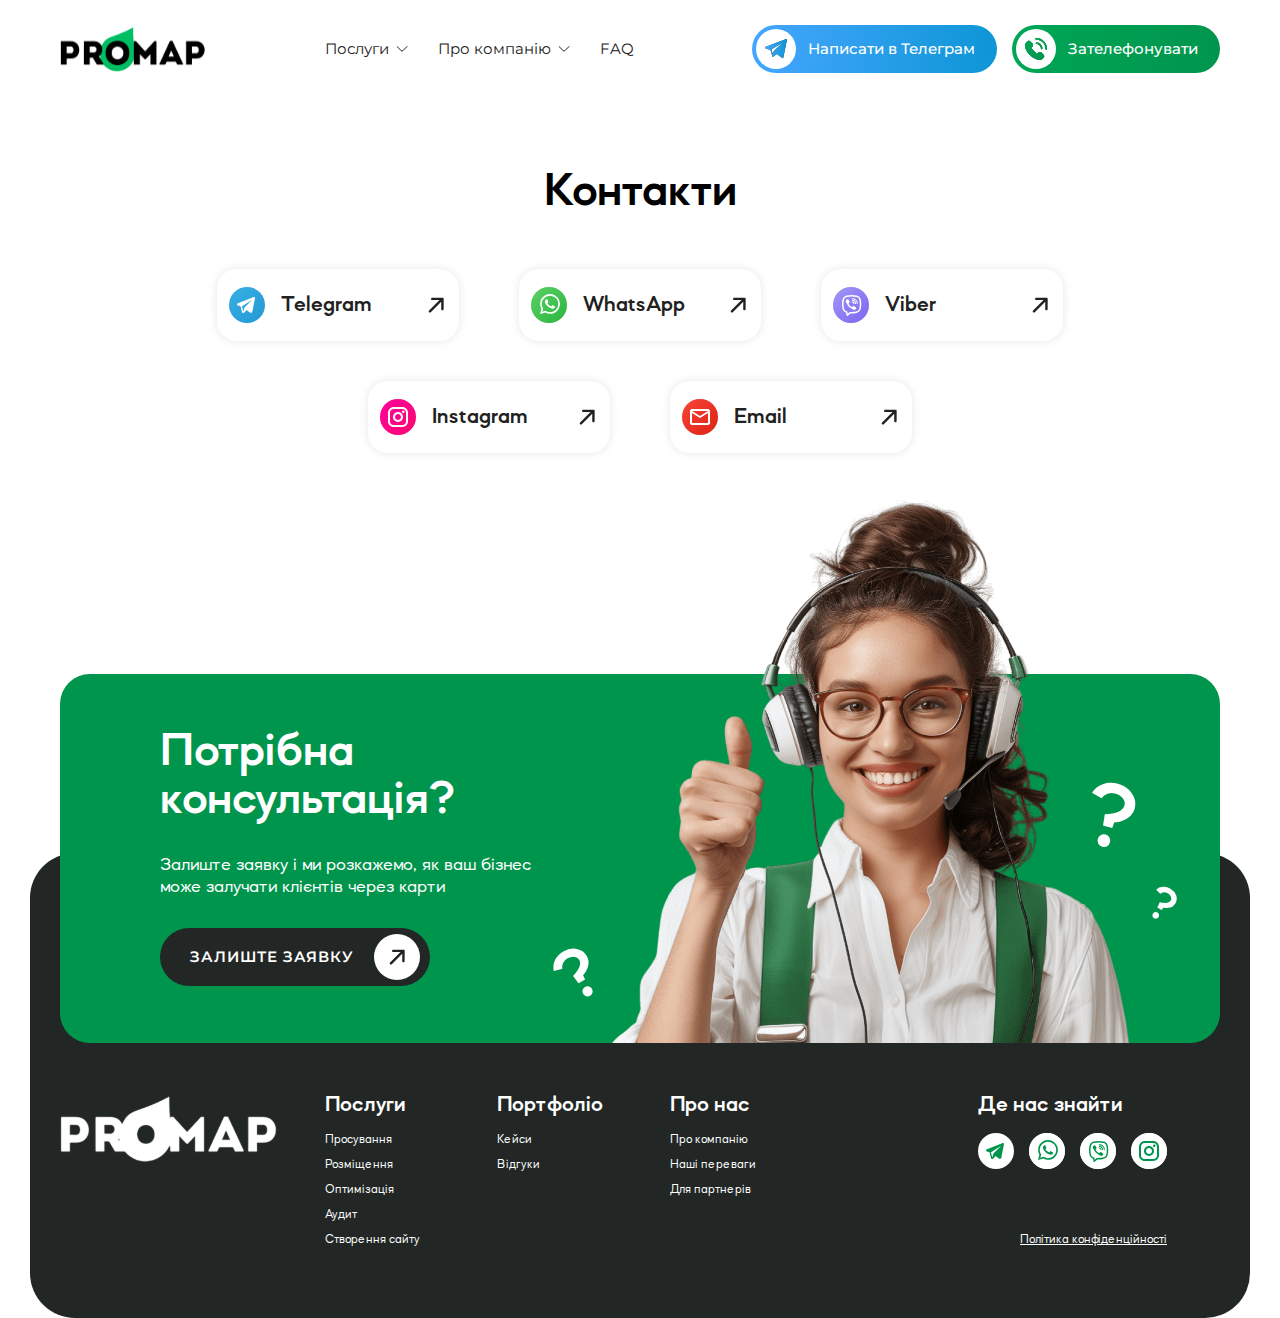
<file: contacts.html>
<!DOCTYPE html>
<html lang="en">
<head>
    <meta charset="UTF-8">
    <meta name="viewport" content="width=device-width, initial-scale=1.0">
    <link rel="preconnect" href="https://fonts.googleapis.com">
    <link rel="preconnect" href="https://fonts.gstatic.com" crossorigin>
    <link rel="stylesheet" href="./styles/fonts.css">
    <link rel="stylesheet" href="./styles/styles.css">
    <link rel="stylesheet" href="./styles/contacts.css">
    <script
    src="https://code.jquery.com/jquery-3.7.1.js"
    integrity="sha256-eKhayi8LEQwp4NKxN+CfCh+3qOVUtJn3QNZ0TciWLP4="
    crossorigin="anonymous"></script>
     <link href="https://fonts.googleapis.com/css2?family=Montserrat:ital,wght@0,100..900;1,100..900&display=swap" rel="stylesheet">
    <link
        rel="stylesheet"
        href="https://cdn.jsdelivr.net/npm/swiper@11/swiper-bundle.min.css"
        />
    <title>PROMAP</title>
</head>
<body>
    <div class="wrapper">
        <div class="burger__container">
            <div class="burger__menu">
                <span></span>
                <span></span>
                <span></span>
            </div>
            <div class="burger__overlay"></div>
            <nav class="burger__side-menu">
                <div class="burger__logo">
                    <img src="./images/common/logo-white.svg" alt="">
                </div>
                <div class="burger__links">
                    <div class="burger__submenu">
                        <span>Послуги</span>
                        <ul>
                            <li><a href="./profile-service.html">Розміщення</a></li>
                            <li><a href="./promotion-service.html">Просування</a></li>
                            <li><a href="./optimization-service.html">Оптимізація</a></li>
                            <li><a href="./audit-service.html">Створення сайту</a></li>
                        </ul>
                    </div>
                    <div class="burger__submenu">
                        <span>Про компанію</span>
                        <ul>
                            <li><a href="./about-us.html">Про нас</a></li>
                            <li><a href="./reviews.html">Відгуки</a></li>
                            <li><a href="./cases.html">Кейси</a></li>
                            <li><a href="./contacts.html">Контакти</a></li>
                            <li><a href="./referal.html">Партнерська програма</a></li>
                        </ul>
                    </div>
                    <div class="burger__submenu">
                        <a href="./faq.html"><span>FAQ</span></a>
                       
                    </div>
                </div>
                <div class="burger__contacts">
                    <p>Зв’затись з нами</p>
                    <div class="burger__contacts-list contacts__list">
                        <a href="https://t.me/naguirna" target="_blank" class="burger__contact contact__item">
                            <img src="./images/common/contact-tg.svg" alt="">
                        </a>
                        <a href="https://wa.me/380997032183" target="_blank" class="burger__contact contact__item">
                            <img src="./images/common/contact-ws.svg" alt="">
                        </a>
                        <a href="viber://chat?number=380997032183/" target="_blank" class="burger__contact contact__item">
                            <img src="./images/common/contact-viber.svg" alt="">
                        </a>
                        <a href="https://www.instagram.com/pro.map_" target="_blank" class="burger__contact contact__item">
                            <img src="./images/common/contact-instagram.svg" alt="">
                        </a>
                    </div>
                </div>
                <button class="button burger__button open-form">
                    Залишити заявку
                </button>

                
            </nav>
        </div>

        <div class="header">
            <div class="header__container _container">
                <a href="./index.html">
                    <div class="header__logo logo _ibg">
                        <img src="./images/common/logo.svg" alt="logo">
                    </div>
                </a>
              
                <nav class="header__menu">
                    <ul class="header__menu-list">
                        <li class="header__menu-item">
                            <span>Послуги <img src="./images/common/header-menu__icon.svg" alt="" class="header__menu-icon"></span>
                            <div class="submenu__wrapper">
                                <ul class="submenu">
                                    <div class="submenu__hill">
                                        <img src="./images/common/submenu-hill.svg" alt="">
                                    </div>
                                    <li class="submenu__item">
                                        <a href="./profile-service.html">Розміщення</a>
                                    </li>
                                    <li class="submenu__item">
                                        <a href="./optimization-service.html">Оптимізація</a>
                                    </li>
                                    <li class="submenu__item">
                                        <a href="./audit-service.html">Аудит</a>
                                    </li>
                                    <li class="submenu__item">
                                        <a href="./promotion-service.html">Просування</a>
                                    </li>
                                    <li class="submenu__item">
                                        <a href="">Створення&nbspсайту</a>
                                    </li>
                                </ul>
                            </div>
                         
                        </li>
                        <li class="header__menu-item">
                            <span>Про компанію <img src="./images/common/header-menu__icon.svg" alt="" class="header__menu-icon"></span>
                            <div class="submenu__wrapper">
                                <ul class="submenu">
                                    <div class="submenu__hill">
                                        <img src="./images/common/submenu-hill.svg" alt="">
                                    </div>
                                    <li class="submenu__item">
                                        <a href="./about-us.html">Про нас</a>
                                    </li>
                                    <li class="submenu__item">
                                        <a href="./reviews.html">Відгуки</a>
                                    </li>
                                    <li class="submenu__item">
                                        <a href="./cases.html">Кейси</a>
                                    </li>
                                    <li class="submenu__item">
                                        <a href="./contacts.html">Контакти</a>
                                    </li>
                                    <li class="submenu__item">
                                        <a href="./referal.html">Партнерська
                                            програма</a>
                                    </li>
                                </ul>
                            </div>
                        </li>
                        <li class="header__menu-item">
                            <a href="./faq.html">FAQ</a>
                        </li>
                    </ul>
                </nav>
                <div class="header__contacts">
                    <a class="header__contact" href="https://t.me/naguirna" target="_blank">
                        <!-- <a href=""></a> -->
                        <div class="button button-blue header__contact-button">
                            <div class="button__icon">
                                <img src="./images/common/tg-icon-blue.svg" alt="">
                            </div>
                            <span class="button__text">
                                Написати в Телеграм
                            </span>
                        </div>
                         <div class="button button-blue header__contact-button header__contact-button-m">
                            <div class="button__icon">
                                <img src="./images/common/tg-icon-white.svg" alt="">
                            </div>
                        </div>
                    </a>
                    <a class="header__contact" href="tel:+380997032183">
                        <div class="button button-green header__contact-button">
                            <div class="button__icon">
                                <img src="./images/common/phone-icon-green.svg" alt="">
                            </div>
                            <span class="button__text">
                                Зателефонувати
                            </span>
                        </div>
                          <div class="button button-green header__contact-button header__contact-button-m">
                            <div class="button__icon">
                                <img src="./images/common/phone-icon-white.svg" alt="">
                            </div>
                        </div>
                    </a>
                </div>
            </div>
        </div>
        <div class="main">
           <div class="contacts-block">
                <div class="contacts-block__container _container">
                    <h2 class="contacts-block__heading heading">
                        Контакти
                    </h2>
                    <div class="contacts-block__items">
                        <a href="https://t.me/naguirna" target="_blank">
                            <div class="contacts-block__item">
                                <div class="contacts-block__icon">
                                    <img src="./images/contacts/telegram.svg" alt="">
                                </div>
                                <div class="contacts-block__icon-hover">
                                    <img src="./images/contacts/telegram-hover.svg" alt="">
                                </div>
                                <div class="contacts-block__name">Telegram</div>
                                <img src="./images/common/top-right-arrow.svg" alt="" class="contacts-block__arrow">
                                <img src="./images/common/top-right-arrow-white.svg" alt="" class="contacts-block__arrow-hover">
                            </div>
                        </a>
                        <a href="https://wa.me/380997032183" target="_blank">
                            <div class="contacts-block__item">
                                <div class="contacts-block__icon">
                                    <img src="./images/contacts/ws.svg" alt="">
                                </div>
                                <div class="contacts-block__icon-hover">
                                    <img src="./images/contacts/ws-hover.svg" alt="">
                                </div>
                                <div class="contacts-block__name">WhatsApp</div>
                                <img src="./images/common/top-right-arrow.svg" alt="" class="contacts-block__arrow">
                                <img src="./images/common/top-right-arrow-white.svg" alt="" class="contacts-block__arrow-hover">
                            </div>
                        </a>
                        <a href="viber://chat?number=380997032183" target="_blank">
                            <div class="contacts-block__item">
                                <div class="contacts-block__icon">
                                    <img src="./images/contacts/viber.svg" alt="">
                                </div>
                                <div class="contacts-block__icon-hover">
                                    <img src="./images/contacts/viber-hover.svg" alt="">
                                </div>
                                <div class="contacts-block__name">Viber</div>
                                <img src="./images/common/top-right-arrow.svg" alt="" class="contacts-block__arrow">
                                <img src="./images/common/top-right-arrow-white.svg" alt="" class="contacts-block__arrow-hover">
                            </div>
                        </a>
                        <a href="https://www.instagram.com/pro.map_" target="_blank">
                            <div class="contacts-block__item">
                                <div class="contacts-block__icon">
                                    <img src="./images/contacts/instagram.svg" alt="">
                                </div>
                                <div class="contacts-block__icon-hover">
                                    <img src="./images/contacts/instagram-hover.svg" alt="">
                                </div>
                                <div class="contacts-block__name">Instagram</div>
                                <img src="./images/common/top-right-arrow.svg" alt="" class="contacts-block__arrow">
                                <img src="./images/common/top-right-arrow-white.svg" alt="" class="contacts-block__arrow-hover">
                            </div>
                        </a>
                        <a href="mailto:promap.work@gmail.com" target="_blank">
                            <div class="contacts-block__item">
                                <div class="contacts-block__icon">
                                    <img src="./images/contacts/mail.svg" alt="">
                                </div>
                                <div class="contacts-block__icon-hover">
                                    <img src="./images/contacts/mail-hover.svg" alt="">
                                </div>
                                <div class="contacts-block__name">Email</div>
                                <img src="./images/common/top-right-arrow.svg" alt="" class="contacts-block__arrow">
                                <img src="./images/common/top-right-arrow-white.svg" alt="" class="contacts-block__arrow-hover">
                            </div>
                        </a>
                       
                    </div>
                </div>
           </div>
        </div>
        <div class="consultation">
            <div class="consultation__container _container">
                <div class="consultation__content">
                    <div class="consultation__title">
                        Потрібна консультація?
                    </div>
                    <div class="consultation__text">
                        Залиште заявку і ми розкажемо, як ваш бізнес
                        може залучати клієнтів через карти
                    </div>
                    <button class="button consultation__button open-form">
                        <span>залиште заявку</span>
                        <div class="button__icon">
                            <img src="./images/common/top-right-arrow.svg" alt="">
                        </div>
                    </button>
                </div>
                <div class="consultation__image">
                    <img src="./images/common/consultation-photo.png" alt="">
                    <img src="./images/common/consultation-photo-m.png" class="mobile" alt="">
                    <div class="consultation__question-mark consultation__question-mark-1">
                        ?
                    </div>
                    <div class="consultation__question-mark consultation__question-mark-2">
                        ?
                    </div>
                    <div class="consultation__question-mark consultation__question-mark-3">
                        ?
                    </div>
                </div>
            </div>
         
        </div>
        <div class="footer">
            <div class="footer__container _container">
                <div class="footer__logo">
                    <img src="./images/common/logo-white.svg" alt="">
                </div>
                <div class="footer__menu">
                    <div class="footer__menu-item">
                        <div class="footer__menu-title">
                            Послуги
                        </div>
                        <div class="footer__menu-links">
                            <a class="footer__menu-link" href="./promotion-service.html">
                                Просування
                            </a>
                            <a class="footer__menu-link" href="./profile-service.html">
                                Розміщення
                            </a>
                            <a class="footer__menu-link" href="./optimization-service.html">
                                Оптимізація
                            </a>
                            <a class="footer__menu-link" href="./audit-service.html">
                                Аудит
                            </a>
                            <a class="footer__menu-link">
                                Створення сайту
                            </a>
                        </div>
                    </div>
                    <div class="footer__menu-item">
                        <div class="footer__menu-title">
                            Портфоліо
                        </div>
                        <div class="footer__menu-links">
                            <a class="footer__menu-link" href="./cases.html">
                                Кейси
                            </a>
                            <a class="footer__menu-link" href="./reviews.html">
                                Відгуки
                            </a>
                        </div>
                    </div>
                    <div class="footer__menu-item">
                        <div class="footer__menu-title">
                            Про нас
                        </div>
                        <div class="footer__menu-links">
                            <a class="footer__menu-link" href="./about-us.html">
                                Про компанію
                            </a>
                            <a class="footer__menu-link" href="./about-us.html">
                                Наші переваги
                            </a>
                            <a class="footer__menu-link" href="./referal.html">
                                Для партнерів
                            </a>
                        </div>
                    </div>
                </div>
                <div class="footer__contacts">
                    <div class="footer__contacts-title">
                        Де нас знайти
                    </div>
                    <div class="footer__contacts-list contacts__list">
                        <a href="https://t.me/naguirna" target="_blank" class="footer__contact contact__item">
                            <img src="./images/common/contact-tg.svg" alt="">
                            <img src="./images/common/contact-tg-hover.svg" alt="">
                        </a>
                        <a href="https://wa.me/380997032183" target="_blank" class="footer__contact">
                            <img src="./images/common/contact-ws.svg" alt="">
                            <img src="./images/common/contact-whatsup-hover.svg" alt="">
                        </a>
                        <a href="viber://chat?number=380997032183" target="_blank" class="footer__contact">
                            <img src="./images/common/contact-viber.svg" alt="">
                            <img src="./images/common/contact-viber-hover.svg" alt="">
                        </a>
                        <a href="https://www.instagram.com/pro.map_" target="_blank" class="footer__contact">
                            <img src="./images/common/contact-instagram.svg" alt="">
                            <img src="./images/common/contact-instagram-hover.svg" alt="">
                        </a>
                    </div>
                </div>
                <a class="footer__politics">
                    Політика конфіденційності
                </a>
            </div>
            
        </div>
    </div>
    <div id="formModal" class="modal">
        <div class="modal__content">
            <div class="modal__image">
                <img src="./images/common/modal-image.jpg" alt="">
            </div>
            <h2 class="heading modal__heading">
                Залиште заявку і з вами
                <span>зв’яжеться наш спеціаліст</span>
            </h2>
            <!-- <span id="closeFormModal" class="close">&times;</span> -->
            <form id="formModalForm">
                <div class="form-group">
                    <label for="name">Ваше Ім’я</label>
                    <input type="text" id="name" name="name" 
                    placeholder="Введіть ваше ім’я" required>
                  </div>
                
                  <!-- Поле с радиокнопками -->
                  <div class="form-group radio-service">
                    <p>Що вас цікавить?</p>
                    <label class="custom-radio">
                      <input type="radio" name="service" value="Розміщення на картах">
                      <span class="radio-btn"></span>
                      Розміщення на картах
                    </label>
                    <label class="custom-radio">
                      <input type="radio" name="service" value="Оптимізація профілю">
                      <span class="radio-btn"></span>
                      Оптимізація профілю
                    </label>
                    <label class="custom-radio">
                        <input type="radio" name="service" value=" Обслуговування профілю">
                        <span class="radio-btn"></span>
                        Обслуговування профілю
                    </label>
                    <label class="custom-radio">
                        <input type="radio" name="service" value="Аудит профілю ">
                        <span class="radio-btn"></span>
                        Аудит профілю 
                    </label>
                    <label class="custom-radio">
                        <input type="radio" name="service" value="Створення сайту">
                        <span class="radio-btn"></span>
                        Створення сайту
                    </label>
                  </div>
    
                  <div class="form-group">
                    <p>Зручний спосіб зв’язку</p>
                    <label class="custom-radio">
                      <input type="radio" name="contact" required value="Телеграм" required>
                      <span class="radio-btn"></span>
                      Телеграм
                    </label>
                    <label class="custom-radio">
                      <input type="radio" name="contact" value="Вайбер">
                      <span class="radio-btn"></span>
                      Вайбер
                    </label>
                    <label class="custom-radio">
                        <input type="radio" name="contact" value="Телефон">
                        <span class="radio-btn"></span>
                        Телефон
                      </label>
                  </div>
                
                  <div class="form-group">
                    <label for="phone" class="phone-label">Ваш номер телефону</label>
                    <input type="text" id="phone-input" name="phone"  required>
                  </div>
                  <div class="personal-checkbox">
                    <input type="checkbox" id="personal-checkbox" name="personal-checkbox" required>
                    <label for="personal-checkbox" class="personal-checkbox-label">
                      <span class="personal-checkbox-icon"><img src="./images/common/checkbox-icon.svg" alt="icon" /></span> <!-- Здесь может быть любая иконка -->
                      <p>Я даю свою <a href=""> згоду </a> на обробку моїх персональних даних</p>
                    </label>
                  </div>
                  <button type="submit" class="button form__button">ЗАЛИШИТИ ЗАЯВКУ</button>
            </form>
            <a href="" class="form__politics">
                Політика конфіденційності
            </a>
        </div>
        </div>
        
   
    <script src="https://s3-us-west-2.amazonaws.com/s.cdpn.io/3/jquery.inputmask.bundle.js"></script>
   
    <script src="./scripts/index.js"></script>
    <script src="./scripts/admin.js"></script>
    <!-- <script src="faq.js"></script> -->
</body>
</html>
</file>
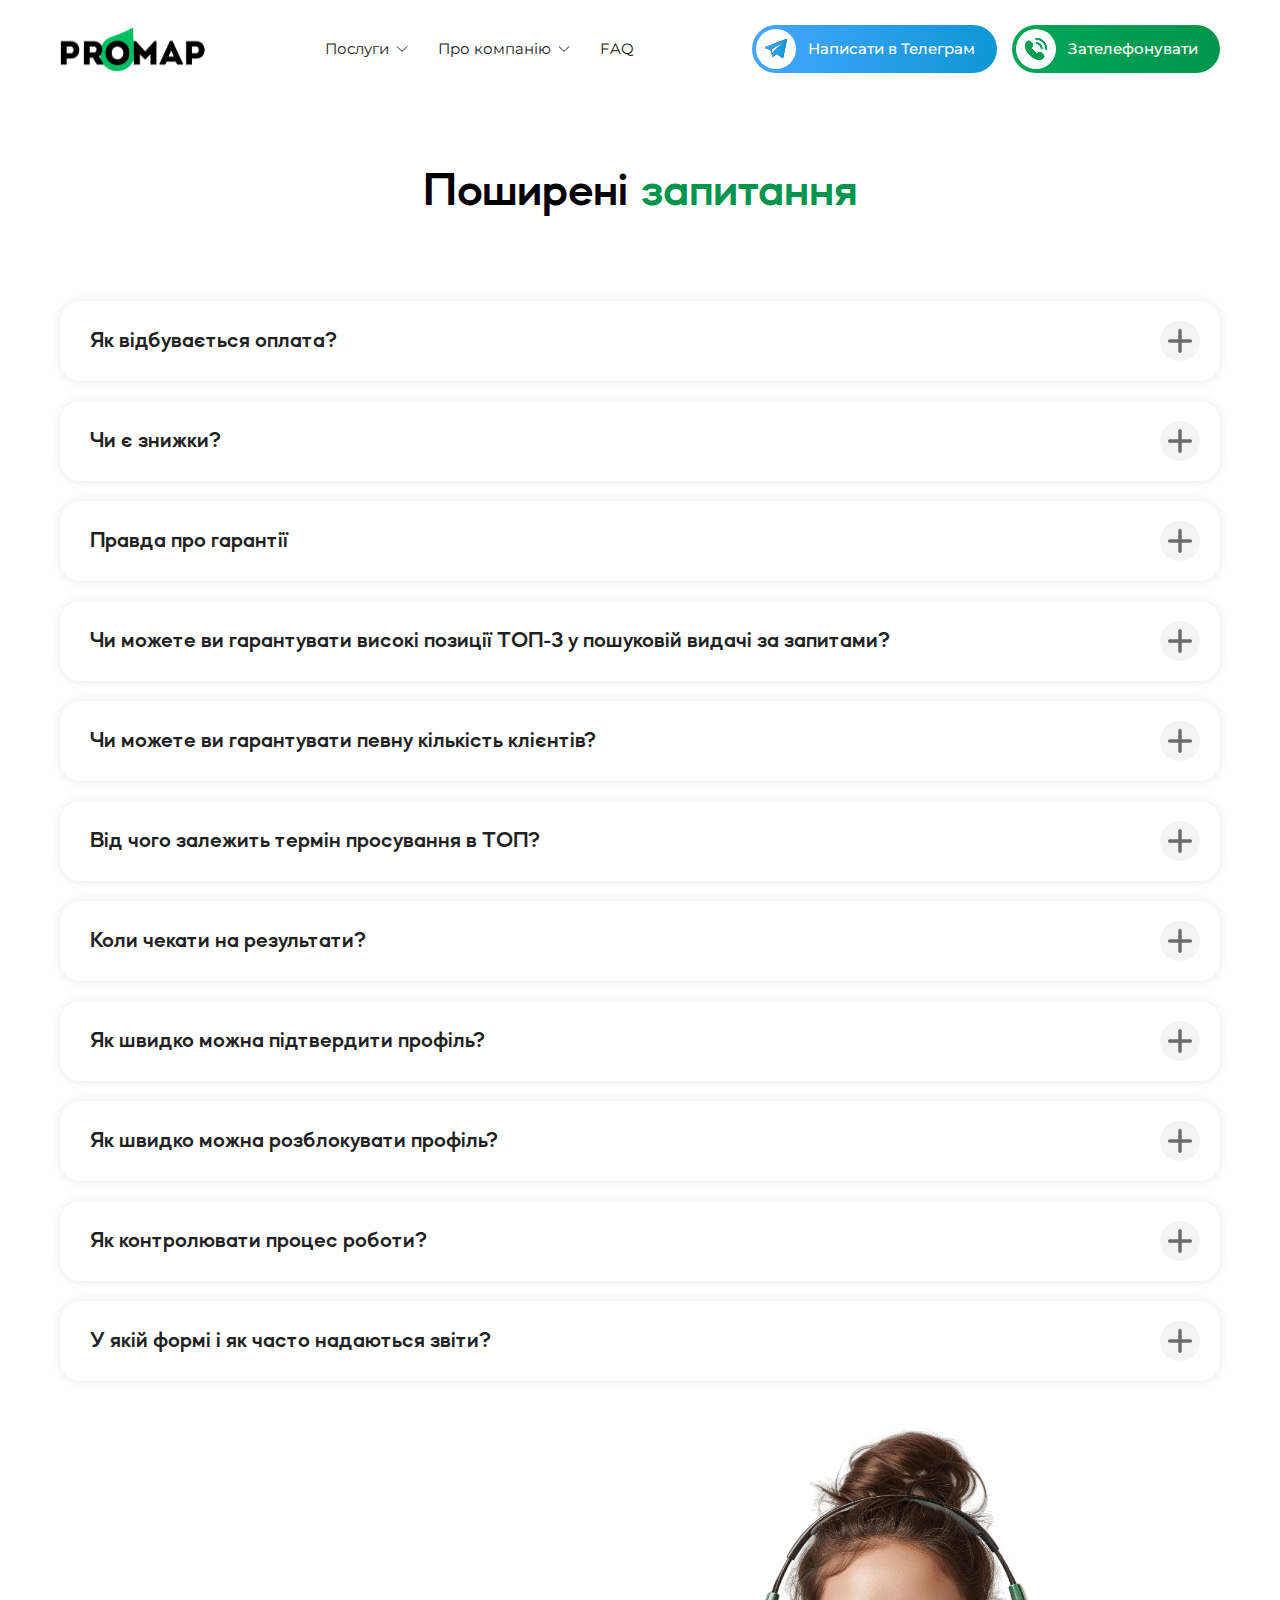
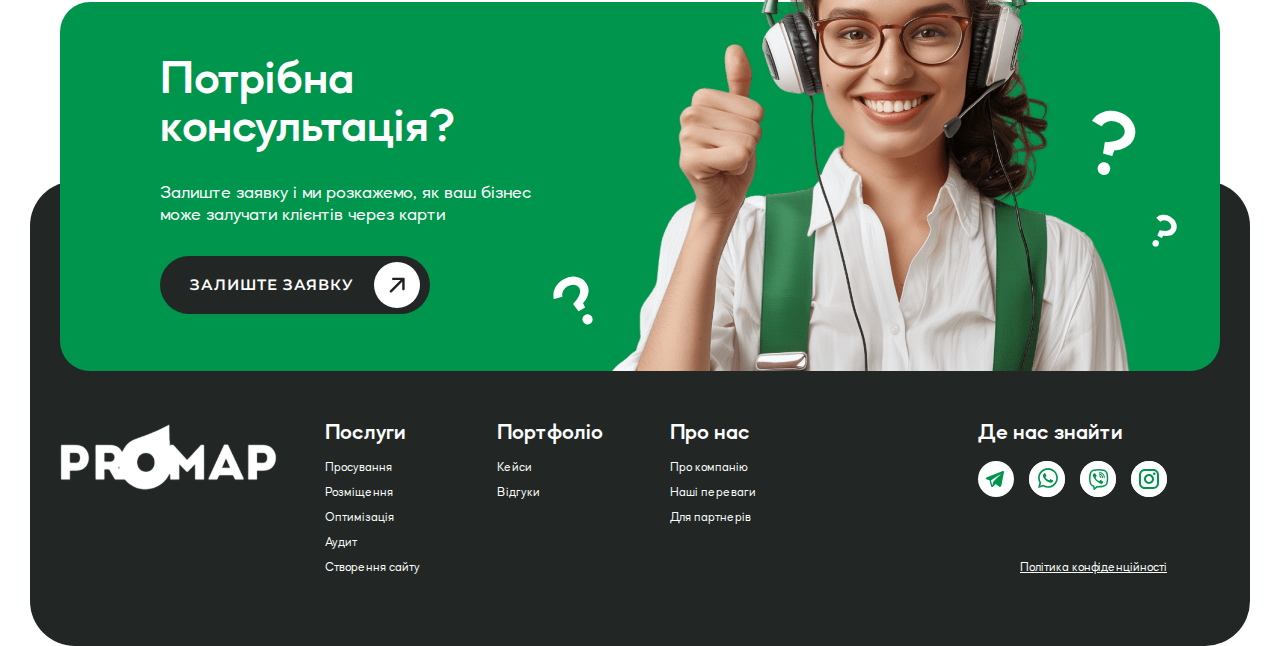
<file: faq.html>
<!DOCTYPE html>
<html lang="en">
<head>
    <meta charset="UTF-8">
    <meta name="viewport" content="width=device-width, initial-scale=1.0">
    <link rel="preconnect" href="https://fonts.googleapis.com">
    <link rel="preconnect" href="https://fonts.gstatic.com" crossorigin>
    <link rel="stylesheet" href="styles/fonts.css">
    <link rel="stylesheet" href="styles/styles.css">
    <link rel="stylesheet" href="styles/faq.css">
    <script
    src="https://code.jquery.com/jquery-3.7.1.js"
    integrity="sha256-eKhayi8LEQwp4NKxN+CfCh+3qOVUtJn3QNZ0TciWLP4="
    crossorigin="anonymous"></script>
     <link href="https://fonts.googleapis.com/css2?family=Montserrat:ital,wght@0,100..900;1,100..900&display=swap" rel="stylesheet">
    <link
        rel="stylesheet"
        href="https://cdn.jsdelivr.net/npm/swiper@11/swiper-bundle.min.css"
        />
    <title>PROMAP</title>
</head>
<body>
    <div class="wrapper">
        <div class="burger__container">
            <div class="burger__menu">
                <span></span>
                <span></span>
                <span></span>
            </div>
            <div class="burger__overlay"></div>
            <nav class="burger__side-menu">
                <div class="burger__logo">
                    <img src="./images/common/logo-white.svg" alt="">
                </div>
                <div class="burger__links">
                    <div class="burger__submenu">
                        <span>Послуги</span>
                        <ul>
                            <li><a href="./profile-service.html">Розміщення</a></li>
                            <li><a href="./promotion-service.html">Просування</a></li>
                            <li><a href="./optimization-service.html">Оптимізація</a></li>
                            <li><a href="./audit-service.html">Створення сайту</a></li>
                        </ul>
                    </div>
                    <div class="burger__submenu">
                        <span>Про компанію</span>
                        <ul>
                            <li><a href="./about-us.html">Про нас</a></li>
                            <li><a href="./reviews.html">Відгуки</a></li>
                            <li><a href="./cases.html">Кейси</a></li>
                            <li><a href="./contacts.html">Контакти</a></li>
                            <li><a href="./referal.html">Партнерська програма</a></li>
                        </ul>
                    </div>
                    <div class="burger__submenu">
                        <a href="./faq.html"><span>FAQ</span></a>
                       
                    </div>
                </div>
                <div class="burger__contacts">
                    <p>Зв’затись з нами</p>
                    <div class="burger__contacts-list contacts__list">
                        <a href="https://t.me/naguirna" target="_blank" class="burger__contact contact__item">
                            <img src="./images/common/contact-tg.svg" alt="">
                        </a>
                        <a href="https://wa.me/380997032183" target="_blank" class="burger__contact contact__item">
                            <img src="./images/common/contact-ws.svg" alt="">
                        </a>
                        <a href="viber://chat?number=380997032183/" target="_blank" class="burger__contact contact__item">
                            <img src="./images/common/contact-viber.svg" alt="">
                        </a>
                        <a href="https://www.instagram.com/pro.map_" target="_blank" class="burger__contact contact__item">
                            <img src="./images/common/contact-instagram.svg" alt="">
                        </a>
                    </div>
                </div>
                <button class="button burger__button open-form">
                    Залишити заявку
                </button>

                
            </nav>
        </div>

        <div class="header">
            <div class="header__container _container">
                <a href="./index.html">
                    <div class="header__logo logo _ibg">
                        <img src="./images/common/logo.svg" alt="logo">
                    </div>
                </a>
              
                <nav class="header__menu">
                    <ul class="header__menu-list">
                        <li class="header__menu-item">
                            <span>Послуги <img src="./images/common/header-menu__icon.svg" alt="" class="header__menu-icon"></span>
                            <div class="submenu__wrapper">
                                <ul class="submenu">
                                    <div class="submenu__hill">
                                        <img src="./images/common/submenu-hill.svg" alt="">
                                    </div>
                                    <li class="submenu__item">
                                        <a href="./profile-service.html">Розміщення</a>
                                    </li>
                                    <li class="submenu__item">
                                        <a href="./optimization-service.html">Оптимізація</a>
                                    </li>
                                    <li class="submenu__item">
                                        <a href="./audit-service.html">Аудит</a>
                                    </li>
                                    <li class="submenu__item">
                                        <a href="./promotion-service.html">Просування</a>
                                    </li>
                                    <li class="submenu__item">
                                        <a href="">Створення&nbspсайту</a>
                                    </li>
                                </ul>
                            </div>
                         
                        </li>
                        <li class="header__menu-item">
                            <span>Про компанію <img src="./images/common/header-menu__icon.svg" alt="" class="header__menu-icon"></span>
                            <div class="submenu__wrapper">
                                <ul class="submenu">
                                    <div class="submenu__hill">
                                        <img src="./images/common/submenu-hill.svg" alt="">
                                    </div>
                                    <li class="submenu__item">
                                        <a href="./about-us.html">Про нас</a>
                                    </li>
                                    <li class="submenu__item">
                                        <a href="./reviews.html">Відгуки</a>
                                    </li>
                                    <li class="submenu__item">
                                        <a href="./cases.html">Кейси</a>
                                    </li>
                                    <li class="submenu__item">
                                        <a href="./contacts.html">Контакти</a>
                                    </li>
                                    <li class="submenu__item">
                                        <a href="./referal.html">Партнерська
                                            програма</a>
                                    </li>
                                </ul>
                            </div>
                        </li>
                        <li class="header__menu-item">
                            <a href="./faq.html">FAQ</a>
                        </li>
                    </ul>
                </nav>
                <div class="header__contacts">
                    <a class="header__contact" href="https://t.me/naguirna" target="_blank">
                        <!-- <a href=""></a> -->
                        <div class="button button-blue header__contact-button">
                            <div class="button__icon">
                                <img src="./images/common/tg-icon-blue.svg" alt="">
                            </div>
                            <span class="button__text">
                                Написати в Телеграм
                            </span>
                        </div>
                         <div class="button button-blue header__contact-button header__contact-button-m">
                            <div class="button__icon">
                                <img src="./images/common/tg-icon-white.svg" alt="">
                            </div>
                        </div>
                    </a>
                    <a class="header__contact" href="tel:+380997032183">
                        <div class="button button-green header__contact-button">
                            <div class="button__icon">
                                <img src="./images/common/phone-icon-green.svg" alt="">
                            </div>
                            <span class="button__text">
                                Зателефонувати
                            </span>
                        </div>
                          <div class="button button-green header__contact-button header__contact-button-m">
                            <div class="button__icon">
                                <img src="./images/common/phone-icon-white.svg" alt="">
                            </div>
                        </div>
                    </a>
                </div>
            </div>
        </div>
        <div class="main">
            <div class="faq">
                <div class="faq__container _container">
                    <div class="heading faq__heading">
                        Поширені <span>запитання</span>
                    </div>
                    <div class="faq__items">
                        <div class="faq__item">
                            <div class="faq__question">
                                <p>Як відбувається оплата?
                                </p>
                                <div class="faq__toggle">
                                    <img src="./images/faq/toggle-icon.svg" alt="">
                                </div>
                            </div>
                            <div class="faq__answer">
                                Ми працюємо тільки за 100% передоплатою, щоб уникнути касових розривів і появи конфліктних ситуацій через проблеми з оплатою. 

                            </div>
                        </div>
                        <div class="faq__item">
                            <div class="faq__question">
                                <p>Чи є знижки?
                                </p>
                                <div class="faq__toggle">
                                    <img src="./images/faq/toggle-icon.svg" alt="">
                                </div>
                            </div>
                            <div class="faq__answer">
                                Знижки можливі тільки на обсяг робіт (від 2-х профілів - знижка від 10% до 25%) і при повній разовій оплаті просування терміном на 3, 6 і 12 місяців (знижка 5%, 10% і 15% відповідно). Загальна максимальна знижка не може перевищувати 25%.
                                <br><br>
                                Також, є знижки для корпоративних клієнтів, які мають від 10 профілів. Вони обговорюються індивідуально.
                                

                            </div>
                        </div>
                        <div class="faq__item">
                            <div class="faq__question">
                                <p>Правда про гарантії
                                </p>
                                <div class="faq__toggle">
                                    <img src="./images/faq/toggle-icon.svg" alt="">
                                </div>
                            </div>
                            <div class="faq__answer">
                                Гарантувати певний результат події, успіх якої залежить не тільки від виконавця, а ще й від третьої сторони (у нашому випадку - пошукові системи), неможливо. Для нас дуже важливо не давати помилкових обіцянок. 
                                <br><br>
                                Ми можемо гарантувати, що весь запланований і обумовлений обсяг робіт ми виконаємо повністю і у встановлені терміни.
                                <br><br>
                                Також ми гарантуємо, що будемо на зв'язку і ніколи не зникаємо. З партнерами ми на зв'язку практично 24/7 в онлайн і завжди готові оперативно відповісти на ваші запитання.
                                <br><br>
                                Просуванням займатимуться справжні професіонали, чий досвід у виведенні бізнес-профілів у ТОП пошукових систем і утримання їх там протягом довгого проміжку часу дає змогу досягти успіху. Над вашим проєктом буде вестися робота, навіть якщо хтось піде у відпустку, захворіє тощо.
                                <br><br>
                                Це ті гарантії, які ми можемо дати і яким можна вірити (як підтвердження своїх слів ми публікуємо реальні приклади робіт (кейси) та відгуки клієнтів). Процес виконання легко контролюється за допомогою звітів, результати ж можна відстежувати за системами аналітики, а також за динамікою позицій бізнес-профілю в щомісячній звітності.
                            </div>
                        </div>
                        <div class="faq__item">
                            <div class="faq__question">
                                <p>Чи можете ви гарантувати високі позиції ТОП-3 у пошуковій видачі за запитами?
                                </p>
                                <div class="faq__toggle">
                                    <img src="./images/faq/toggle-icon.svg" alt="">
                                </div>
                            </div>
                            <div class="faq__answer">
                                Ні, тому що такого роду гарантії не можуть дати навіть самі пошукові системи. Про це пише Google у розділі "Довідка" ще й застерігає від шахраїв, які такими гарантіями "розкидаються". Такі гарантії не більше ніж дешевий рекламний хід.
                                <br><br>
                                Справжній професіонал не даватиме таких оптимістичних і нездійсненних прогнозів, він може лише припустити терміни виведення запитів на перші позиції та інше.
                                <br><br>
                                Усі результати індивідуальні й залежать від сфери бізнесу, регіону та терміну просування.
                            </div>
                        </div>
                        <div class="faq__item">
                            <div class="faq__question">
                                <p>Чи можете ви гарантувати певну кількість клієнтів?
                                </p>
                                <div class="faq__toggle">
                                    <img src="./images/faq/toggle-icon.svg" alt="">
                                </div>
                            </div>
                            <div class="faq__answer">
                                Ні. Змусити клієнтів звертатися в конкретну компанію ми не можемо, ми лише можемо поліпшити рейтинг і видимість профілю компанії, щоб її частіше і більше знаходили і переглядали цільові потенційні клієнти.
                                Тобто ми даємо цільовий трафік, і логічно, що чим більше буде трафіку, тим вищою є ймовірність і того, що клієнтів буде більше.
                                <br><br>
                                Якщо говорити стосовно залучення клієнтів з карт:
                                <br><br>
                                <br>1.) На конверсію відвідувача профілю/сайту/заявки/вхідного дзвінка в клієнта/продажі впливає:
                                <br>- Ціна<br>
                                - Якість продукту/послуги<br>
                                - Швидкість і якість обробки заявки відділом продажів<br>
                                - Цінова конкурентоспроможність<br>
                                - Сервіс<br>
                                - Попит на продукт і ємність ринку<br>
                                - Умови оплати<br>
                                - Кількість позитивних відгуків/задоволених клієнтів<br>
                                - Якість роботи сайту, інтерфейс, зручність кошика тощо<br>
                                - Комплексний маркетинг<br>
                                <br>
                                2.) На що впливаємо безпосередньо ми:<br>
                                - Контент<br>
                                - Актуальність інформації<br>
                                - Захист від несанкціонованого доступу<br>
                                - Обробка відгуків і повідомлень клієнтів<br>
                                - Вибір механік просування<br>
                                - Рейтинг профілю<br>
                                - Позиції профілю в пошуковій видачі за ключовими запитами<br>
                                - Кількість і якість трафіку<br>
                                <br>
                                Очевидно, між "1" і "2" нічого спільного.
                                
                            </div>
                        </div>
                        <div class="faq__item">
                            <div class="faq__question">
                                <p>Від чого залежить термін просування в ТОП?
                                </p>
                                <div class="faq__toggle">
                                    <img src="./images/faq/toggle-icon.svg" alt="">
                                </div>
                            </div>
                            <div class="faq__answer">
                                Безліч факторів впливають на швидкість появи перших результатів роботи. При цьому частина факторів залежить від самого замовника. Для об'єктивності ми склали список найважливіших пунктів, де можуть виникнути затримки, на них варто звернути особливу увагу:
                                <br>&nbsp&nbsp&nbsp&nbsp-&nbsp&nbsp&nbsp&nbspВаша чуйність. 
                                <br>Один із найважливіших чинників - участь самого замовника в житті проєкту. Чим оперативніше і якісніше ми отримуємо відповіді, тим швидше досягається результат. Якщо ви плануєте відповідати на наші запитання раз на тиждень, будь ласка, не питайте, коли чекати на результат. Немає коли? Призначте менеджера, уповноваженого узгоджувати всі питання щодо проєкту.
                                <br>&nbsp&nbsp&nbsp&nbsp -&nbsp&nbsp&nbsp&nbspВаше прагнення стати краще. 
                                <br>Якщо ви готові працювати зі зворотним зв'язком клієнтів і прислухатися до наших порад щодо поліпшення сервісу та якості вашої упаковки, то результат не змусить себе довго чекати.
                                <br>&nbsp&nbsp&nbsp&nbsp -&nbsp&nbsp&nbsp&nbspОптимізація профілю.  
                                <br>Що гірше оптимізований/налаштований профіль на момент початку робіт, то очевиднішим і помітнішим буде результат. Зростання трафіку і позицій буде помітним ще до закінчення першого місяця.
                                <br>&nbsp&nbsp&nbsp&nbsp -&nbsp&nbsp&nbsp&nbspВік профілю. 
                                <br>Значимість цього фактора часто переоцінюють, але все ж таки різниця в просуванні щойно створеного профілю і старого профілю з історією суттєва. Варто сюди додати і час на індексацію нового профілю пошуковими роботами.
                                <br>&nbsp&nbsp&nbsp&nbsp -&nbsp&nbsp&nbsp&nbspКонкуренція. 
                                Якщо ви маєте намір просувати свій бізнес у середовищі з високою конкуренцією, ви зіткнетеся зі складнощами в просуванні, тому термін виведення профілю в ТОП на картах буде більшим.
                                <br>     -  Розмір оплати. 
                                Ціна складається з часу, який буде витрачено нашими фахівцями на роботу над проєктом протягом місяця. Ми завжди озвучуємо рекомендований бюджет за який можна досягти перших результатів через 3, а значно поліпшити його через 6 місяців після старту.


                            </div>
                        </div>
                        <div class="faq__item">
                            <div class="faq__question">
                                <p>Коли чекати на результати?
                                </p>
                                <div class="faq__toggle">
                                    <img src="./images/faq/toggle-icon.svg" alt="">
                                </div>
                            </div>
                            <div class="faq__answer">
                                Результат нашої роботи зазвичай починає бути помітним через 2-4 місяці, якщо йдеться про просування профілю, і через 5-8 днів, якщо йдеться про разову оптимізацію профілю.

                            </div>
                        </div>
                        <div class="faq__item">
                            <div class="faq__question">
                                <p>Як швидко можна підтвердити профіль?
                                </p>
                                <div class="faq__toggle">
                                    <img src="./images/faq/toggle-icon.svg" alt="">
                                </div>
                            </div>
                            <div class="faq__answer">
                                Якщо стандартні швидкі методи підтвердження профілю недоступні (телефонний дзвінок, смс-повідомлення, відеопідтвердження), а поштовий лист із кодом не приходить, то залишається варіант підтвердження профілю через техпідтримку.
                                <br>   <br>
                                Ми готуємо всю необхідну інформацію для проходження верифікації та відправляємо запит у техпідтримку на ручну перевірку. Процес проходження перевірки може зайняти від кількох днів до кількох тижнів.
                            </div>
                        </div>
                        <div class="faq__item">
                            <div class="faq__question">
                                <p>Як швидко можна розблокувати профіль?
                                </p>
                                <div class="faq__toggle">
                                    <img src="./images/faq/toggle-icon.svg" alt="">
                                </div>
                            </div>
                            <div class="faq__answer">
                                Якщо ваша компанія реально існує і має офлайн точку, а профіль був заблокований через незначні порушення правил сервісу, тоді процес розблокування профілю може зайняти від одного до шести тижнів.
                                <br> <br>
                                Самостійне звернення в підтримку збільшує складність ситуації і ймовірність провалу. 
                                Якщо ви ще не подавали запит, і хочете звернутися до нас за допомогою, просимо утриматися і довірити весь цикл роботи нам, це зекономить ваші кошти та час.
                            </div>
                        </div>
                        <div class="faq__item">
                            <div class="faq__question">
                                <p>Як контролювати процес роботи?
                                </p>
                                <div class="faq__toggle">
                                    <img src="./images/faq/toggle-icon.svg" alt="">
                                </div>
                            </div>
                            <div class="faq__answer">
                                Щомісяця ми надаємо детальний звіт зі статистикою за всіма ключовими показниками в динаміці до попереднього звітного періоду, супроводжуючи наочними графіками, і описуємо всі виконані роботи за проєктом.
                                <br><br>
                                Наші звіти - це не тільки показники і картинки, а й доступні та зрозумілі коментарі до них. Уся звітність абсолютно прозора і підтверджується офіційними статистиками від Google і даними зі спеціалізованих ПЗ.

                            </div>
                        </div>
                        <div class="faq__item">
                            <div class="faq__question">
                                <p>У якій формі  і як часто надаються звіти?
                                </p>
                                <div class="faq__toggle">
                                    <img src="./images/faq/toggle-icon.svg" alt="">
                                </div>
                            </div>
                            <div class="faq__answer">
                                Основна звітність надається в Google Docs у текстовому та графічному форматі. Додатково ви отримаєте посилання на інтерактивний звіт на нашому сайті з використанням спеціалізованого ПЗ.
                                <br> <br>
                                Кожного місяця надсилаємо детальний звіт зі статистикою за всіма ключовими показниками в динаміці до попереднього звітного періоду, супроводжуючи наочними графіками, і описуємо всі виконані роботи за проєктом.
                                <br> <br>
                                Обговорити звіт ви зможете з відповідальним виконавцем у чаті Telegram та/або зателефонувавши за попередньою домовленістю.
                                
                            </div>
                        </div>
                    </div>
                </div>
            </div>
        </div>
        <div class="consultation">
            <div class="consultation__container _container">
                <div class="consultation__content">
                    <div class="consultation__title">
                        Потрібна консультація?
                    </div>
                    <div class="consultation__text">
                        Залиште заявку і ми розкажемо, як ваш бізнес
                        може залучати клієнтів через карти
                    </div>
                    <button class="button consultation__button open-form">
                        <span>залиште заявку</span>
                        <div class="button__icon">
                            <img src="./images/common/top-right-arrow.svg" alt="">
                        </div>
                    </button>
                </div>
                <div class="consultation__image">
                    <img src="./images/common/consultation-photo.png" alt="">
                    <img src="./images/common/consultation-photo-m.png" class="mobile" alt="">
                    <div class="consultation__question-mark consultation__question-mark-1">
                        ?
                    </div>
                    <div class="consultation__question-mark consultation__question-mark-2">
                        ?
                    </div>
                    <div class="consultation__question-mark consultation__question-mark-3">
                        ?
                    </div>
                </div>
            </div>
         
        </div>
        <div class="footer">
            <div class="footer__container _container">
                <div class="footer__logo">
                    <img src="./images/common/logo-white.svg" alt="">
                </div>
                <div class="footer__menu">
                    <div class="footer__menu-item">
                        <div class="footer__menu-title">
                            Послуги
                        </div>
                        <div class="footer__menu-links">
                            <a class="footer__menu-link" href="./promotion-service.html">
                                Просування
                            </a>
                            <a class="footer__menu-link" href="./profile-service.html">
                                Розміщення
                            </a>
                            <a class="footer__menu-link" href="./optimization-service.html">
                                Оптимізація
                            </a>
                            <a class="footer__menu-link" href="./audit-service.html">
                                Аудит
                            </a>
                            <a class="footer__menu-link">
                                Створення сайту
                            </a>
                        </div>
                    </div>
                    <div class="footer__menu-item">
                        <div class="footer__menu-title">
                            Портфоліо
                        </div>
                        <div class="footer__menu-links">
                            <a class="footer__menu-link" href="./cases.html">
                                Кейси
                            </a>
                            <a class="footer__menu-link" href="./reviews.html">
                                Відгуки
                            </a>
                        </div>
                    </div>
                    <div class="footer__menu-item">
                        <div class="footer__menu-title">
                            Про нас
                        </div>
                        <div class="footer__menu-links">
                            <a class="footer__menu-link" href="./about-us.html">
                                Про компанію
                            </a>
                            <a class="footer__menu-link" href="./about-us.html">
                                Наші переваги
                            </a>
                            <a class="footer__menu-link" href="./referal.html">
                                Для партнерів
                            </a>
                        </div>
                    </div>
                </div>
                <div class="footer__contacts">
                    <div class="footer__contacts-title">
                        Де нас знайти
                    </div>
                    <div class="footer__contacts-list contacts__list">
                        <a href="https://t.me/naguirna" target="_blank" class="footer__contact contact__item">
                            <img src="./images/common/contact-tg.svg" alt="">
                            <img src="./images/common/contact-tg-hover.svg" alt="">
                        </a>
                        <a href="https://wa.me/380997032183" target="_blank" class="footer__contact">
                            <img src="./images/common/contact-ws.svg" alt="">
                            <img src="./images/common/contact-whatsup-hover.svg" alt="">
                        </a>
                        <a href="viber://chat?number=380997032183" target="_blank" class="footer__contact">
                            <img src="./images/common/contact-viber.svg" alt="">
                            <img src="./images/common/contact-viber-hover.svg" alt="">
                        </a>
                        <a href="https://www.instagram.com/pro.map_" target="_blank" class="footer__contact">
                            <img src="./images/common/contact-instagram.svg" alt="">
                            <img src="./images/common/contact-instagram-hover.svg" alt="">
                        </a>
                    </div>
                </div>
                <a class="footer__politics">
                    Політика конфіденційності
                </a>
            </div>
            
        </div>
    </div>
    <div id="formModal" class="modal">
        <div class="modal__content">
            <div class="modal__image">
                <img src="./images/common/modal-image.jpg" alt="">
            </div>
            <h2 class="heading modal__heading">
                Залиште заявку і з вами
                <span>зв’яжеться наш спеціаліст</span>
            </h2>
            <!-- <span id="closeFormModal" class="close">&times;</span> -->
            <form id="formModalForm">
                <div class="form-group">
                    <label for="name">Ваше Ім’я</label>
                    <input type="text" id="name" name="name" 
                    placeholder="Введіть ваше ім’я" required>
                  </div>
                
                  <!-- Поле с радиокнопками -->
                  <div class="form-group radio-service">
                    <p>Що вас цікавить?</p>
                    <label class="custom-radio">
                      <input type="radio" name="service" value="Розміщення на картах">
                      <span class="radio-btn"></span>
                      Розміщення на картах
                    </label>
                    <label class="custom-radio">
                      <input type="radio" name="service" value="Оптимізація профілю">
                      <span class="radio-btn"></span>
                      Оптимізація профілю
                    </label>
                    <label class="custom-radio">
                        <input type="radio" name="service" value=" Обслуговування профілю">
                        <span class="radio-btn"></span>
                        Обслуговування профілю
                    </label>
                    <label class="custom-radio">
                        <input type="radio" name="service" value="Аудит профілю ">
                        <span class="radio-btn"></span>
                        Аудит профілю 
                    </label>
                    <label class="custom-radio">
                        <input type="radio" name="service" value="Створення сайту">
                        <span class="radio-btn"></span>
                        Створення сайту
                    </label>
                  </div>
    
                  <div class="form-group">
                    <p>Зручний спосіб зв’язку</p>
                    <label class="custom-radio">
                      <input type="radio" name="contact" required value="Телеграм" required>
                      <span class="radio-btn"></span>
                      Телеграм
                    </label>
                    <label class="custom-radio">
                      <input type="radio" name="contact" value="Вайбер">
                      <span class="radio-btn"></span>
                      Вайбер
                    </label>
                    <label class="custom-radio">
                        <input type="radio" name="contact" value="Телефон">
                        <span class="radio-btn"></span>
                        Телефон
                      </label>
                  </div>
                
                  <div class="form-group">
                    <label for="phone" class="phone-label">Ваш номер телефону</label>
                    <input type="text" id="phone-input" name="phone"  required>
                  </div>
                  <div class="personal-checkbox">
                    <input type="checkbox" id="personal-checkbox" name="personal-checkbox" required>
                    <label for="personal-checkbox" class="personal-checkbox-label">
                      <span class="personal-checkbox-icon"><img src="./images/common/checkbox-icon.svg" alt="icon" /></span> <!-- Здесь может быть любая иконка -->
                      <p>Я даю свою <a href=""> згоду </a> на обробку моїх персональних даних</p>
                    </label>
                  </div>
                  <button type="submit" class="button form__button">ЗАЛИШИТИ ЗАЯВКУ</button>
            </form>
            <a href="" class="form__politics">
                Політика конфіденційності
            </a>
        </div>
        </div>
        
    <div class="modal" id="serviceModal">
        <div class="modal__content">
           
            <h2 id="modal-title"></h2>
            <p id="modal-additionalText"></p>
            <ul id="modal-list"></ul>
        </div>
        <span class="close"><img src="./images/common/cross-icon.svg" alt=""></span>
    </div>
    <script src="https://s3-us-west-2.amazonaws.com/s.cdpn.io/3/jquery.inputmask.bundle.js"></script>
   
    <script src="scripts/index.js"></script>
    <script src="scripts/faq.js"></script>
</body>
</html>
</file>
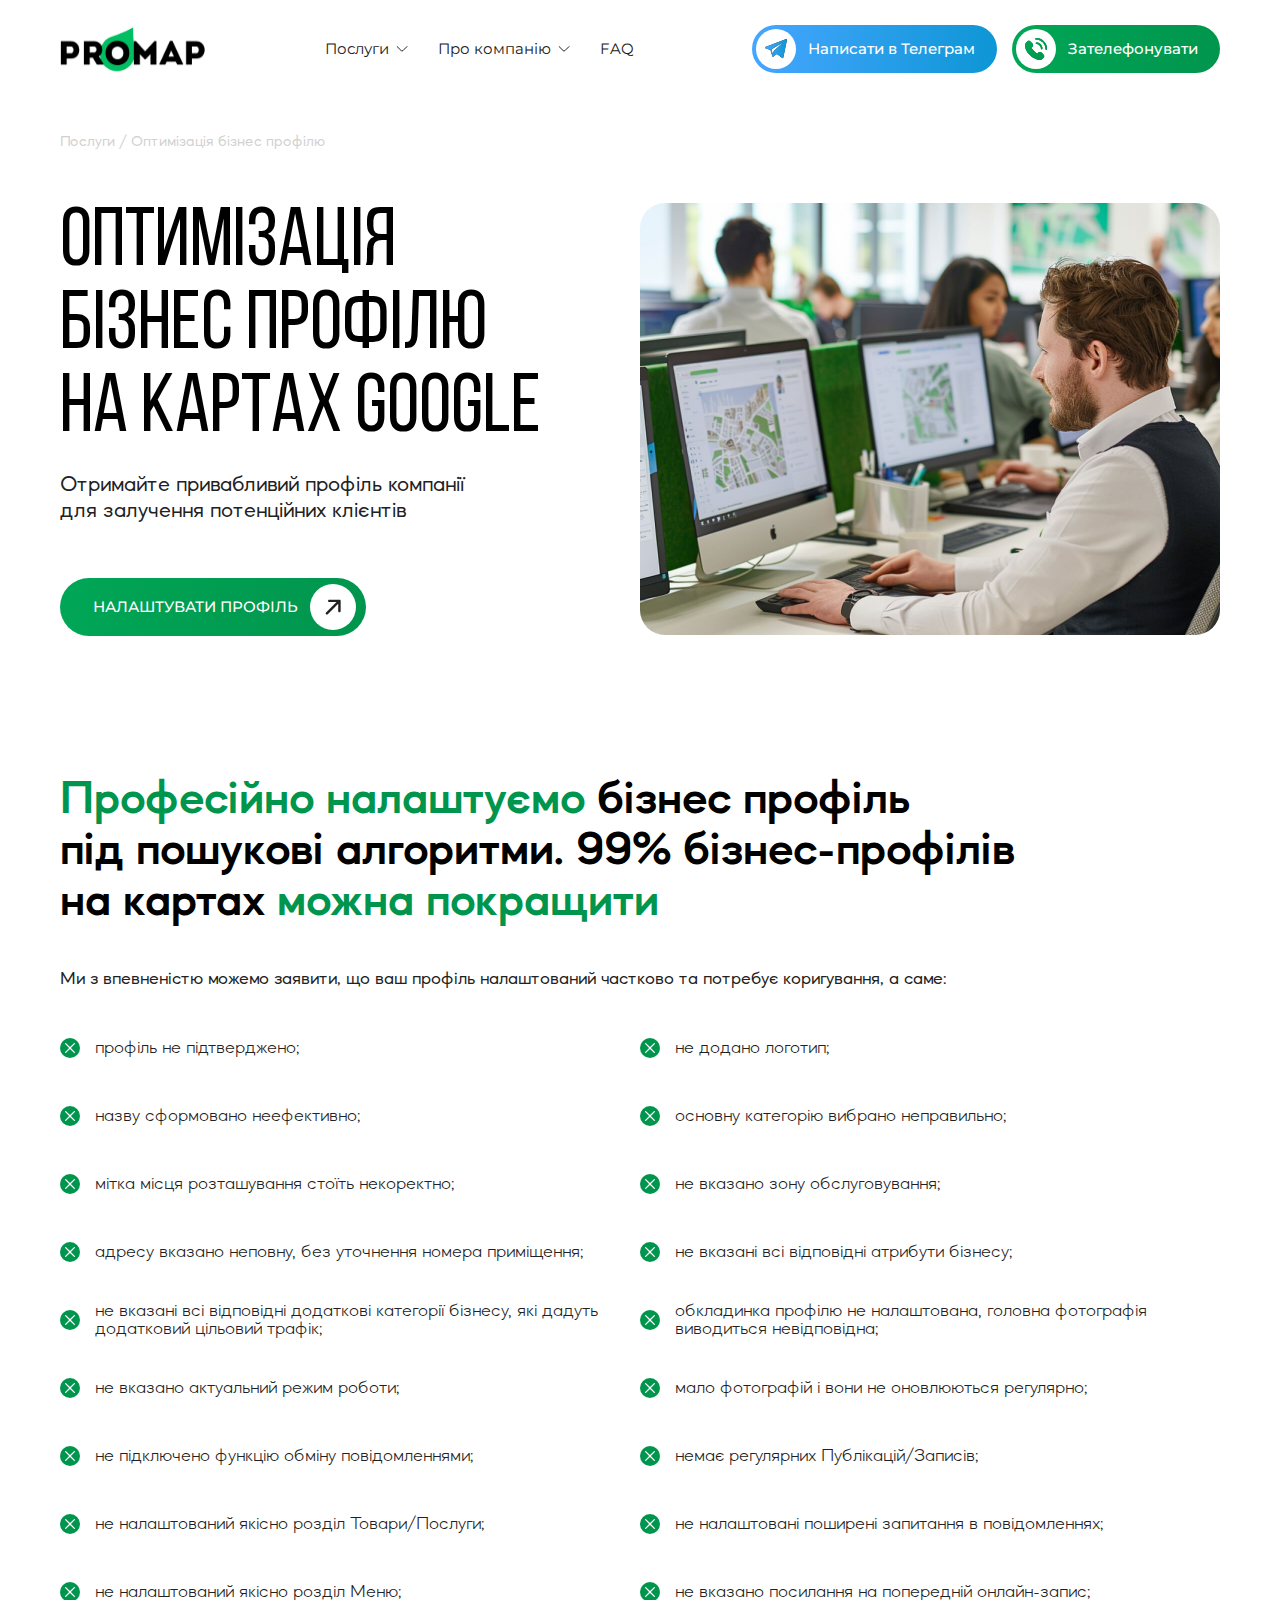
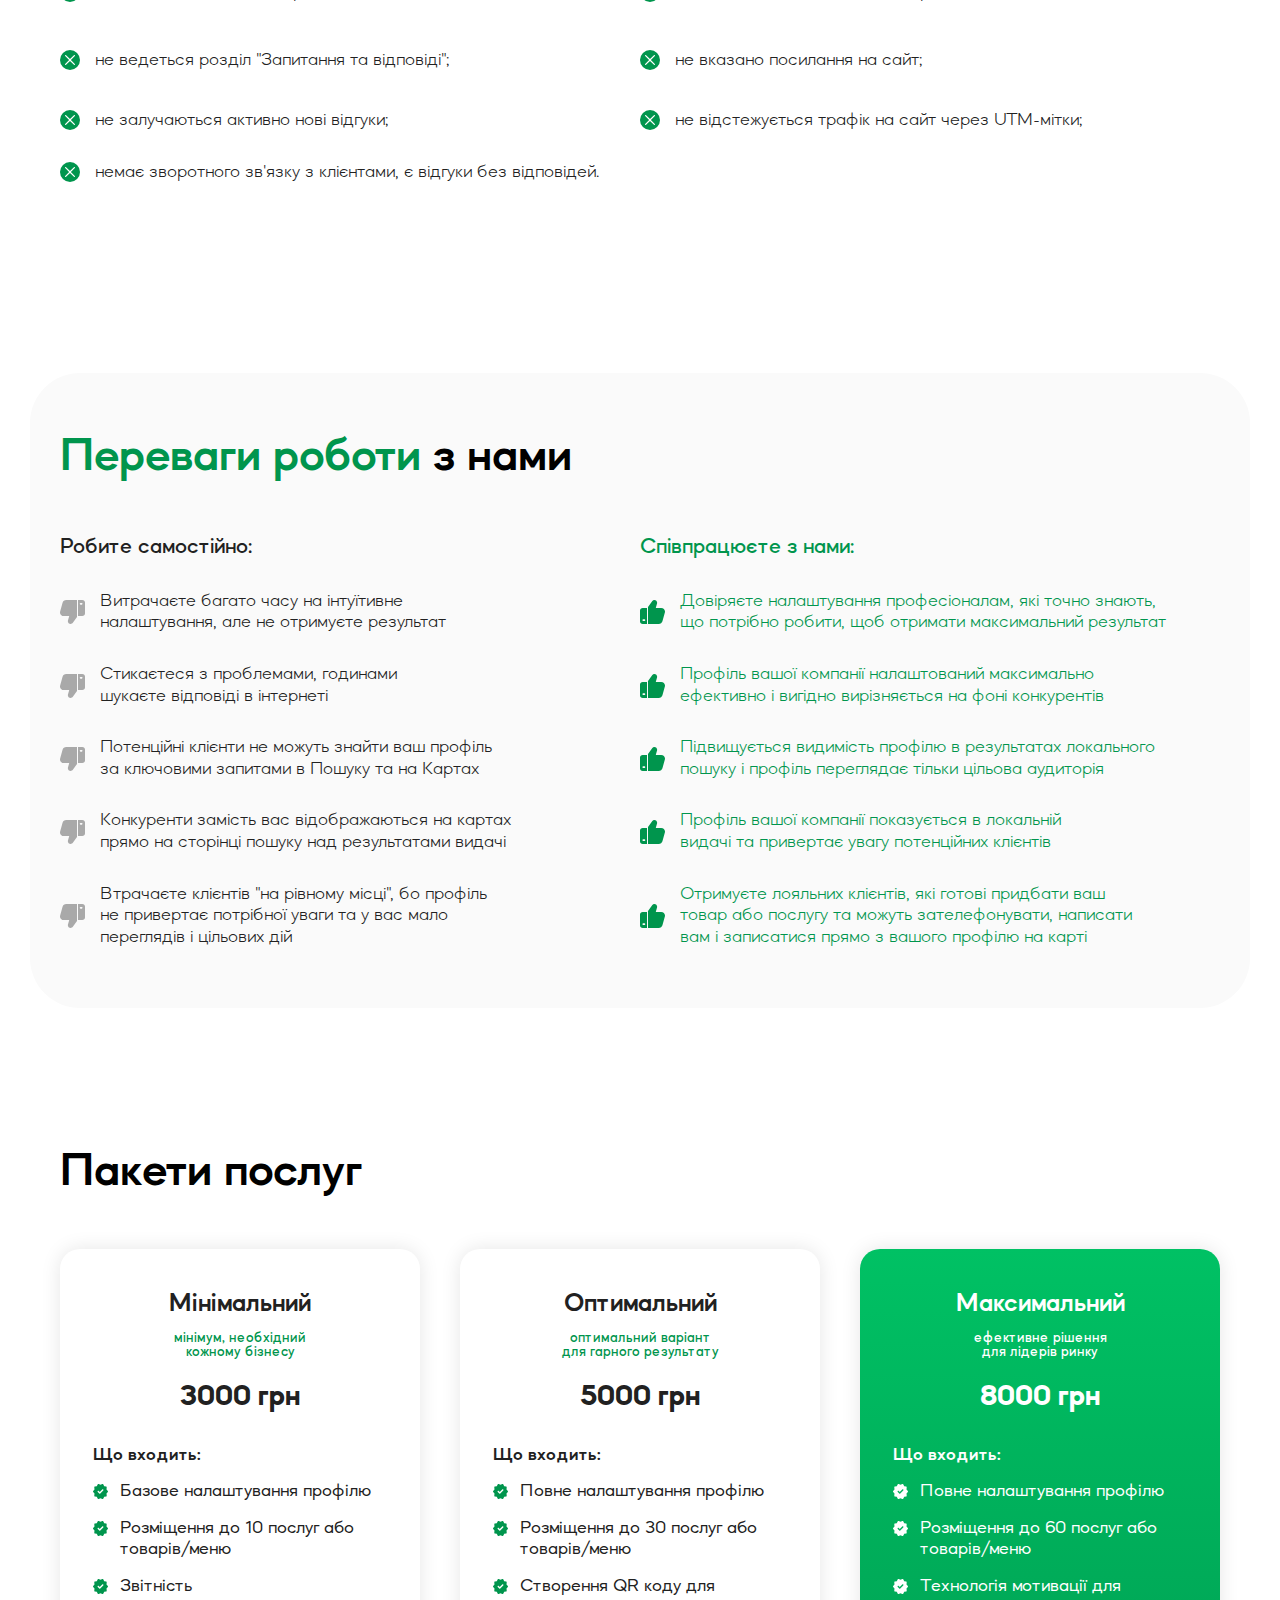
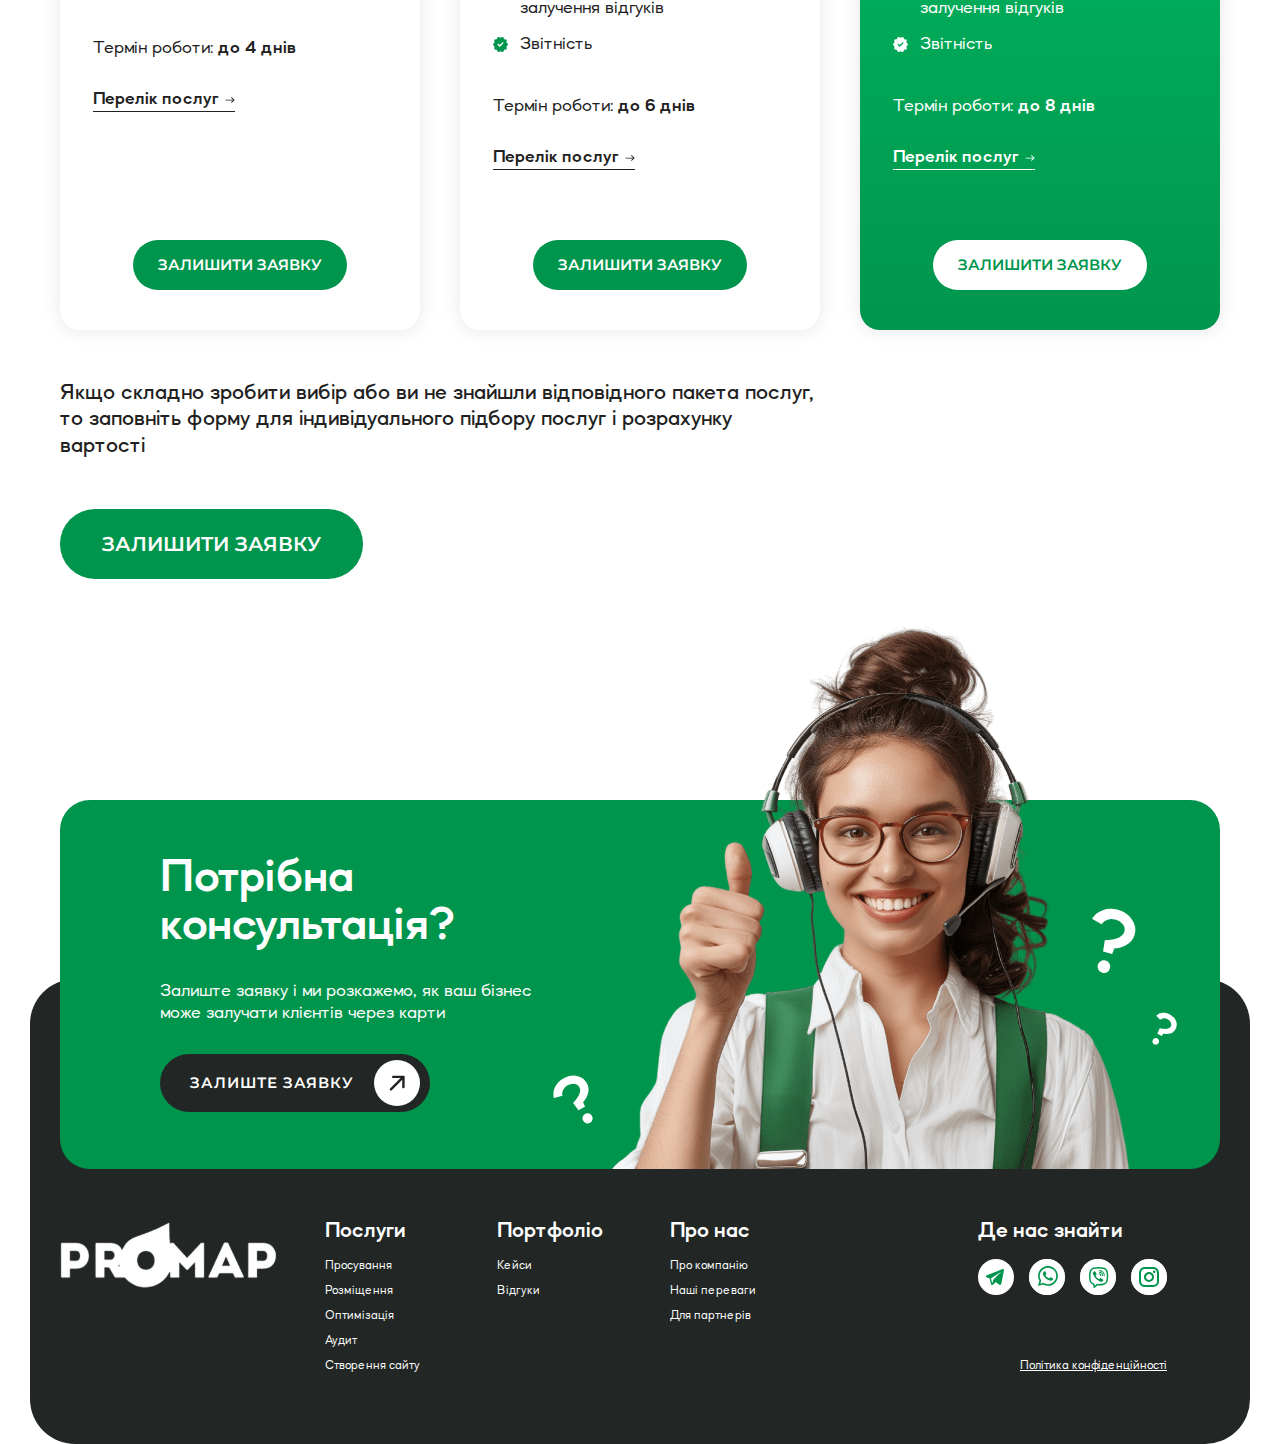
<file: optimization-service.html>
<!DOCTYPE html>
<html lang="en">
<head>
    <meta charset="UTF-8">
    <meta name="viewport" content="width=device-width, initial-scale=1.0">
    <link rel="preconnect" href="https://fonts.googleapis.com">
    <link rel="preconnect" href="https://fonts.gstatic.com" crossorigin>
    <link rel="stylesheet" href="styles/fonts.css">
    <link rel="stylesheet" href="styles/styles.css">
    <link rel="stylesheet" href="styles/optimization-service.css">
     <link href="https://fonts.googleapis.com/css2?family=Montserrat:ital,wght@0,100..900;1,100..900&display=swap" rel="stylesheet">
     <script
     src="https://code.jquery.com/jquery-3.7.1.js"
     integrity="sha256-eKhayi8LEQwp4NKxN+CfCh+3qOVUtJn3QNZ0TciWLP4="
     crossorigin="anonymous"></script>
     <link
        rel="stylesheet"
        href="https://cdn.jsdelivr.net/npm/swiper@11/swiper-bundle.min.css"
        />
    <title>PROMAP</title>
</head>
<body>
    <div class="wrapper">
        <div class="burger__container">
            <div class="burger__menu">
                <span></span>
                <span></span>
                <span></span>
            </div>
            <div class="burger__overlay"></div>
            <nav class="burger__side-menu">
                <div class="burger__logo">
                    <img src="./images/common/logo-white.svg" alt="">
                </div>
                <div class="burger__links">
                    <div class="burger__submenu">
                        <span>Послуги</span>
                        <ul>
                            <li><a href="./profile-service.html">Розміщення</a></li>
                            <li><a href="./promotion-service.html">Просування</a></li>
                            <li><a href="./optimization-service.html">Оптимізація</a></li>
                            <li><a href="./audit-service.html">Створення сайту</a></li>
                        </ul>
                    </div>
                    <div class="burger__submenu">
                        <span>Про компанію</span>
                        <ul>
                            <li><a href="./about-us.html">Про нас</a></li>
                            <li><a href="./reviews.html">Відгуки</a></li>
                            <li><a href="./cases.html">Кейси</a></li>
                            <li><a href="./contacts.html">Контакти</a></li>
                            <li><a href="./referal.html">Партнерська програма</a></li>
                        </ul>
                    </div>
                    <div class="burger__submenu">
                        <a href="./faq.html"><span>FAQ</span></a>
                       
                    </div>
                </div>
                <div class="burger__contacts">
                    <p>Зв’затись з нами</p>
                    <div class="burger__contacts-list contacts__list">
                        <a href="https://t.me/naguirna" target="_blank" class="burger__contact contact__item">
                            <img src="./images/common/contact-tg.svg" alt="">
                        </a>
                        <a href="https://wa.me/380997032183" target="_blank" class="burger__contact contact__item">
                            <img src="./images/common/contact-ws.svg" alt="">
                        </a>
                        <a href="viber://chat?number=380997032183/" target="_blank" class="burger__contact contact__item">
                            <img src="./images/common/contact-viber.svg" alt="">
                        </a>
                        <a href="https://www.instagram.com/pro.map_" target="_blank" class="burger__contact contact__item">
                            <img src="./images/common/contact-instagram.svg" alt="">
                        </a>
                    </div>
                </div>
                <button class="button burger__button open-form">
                    Залишити заявку
                </button>

                
            </nav>
        </div>

        <div class="header">
            <div class="header__container _container">
                <a href="./index.html">
                    <div class="header__logo logo _ibg">
                        <img src="./images/common/logo.svg" alt="logo">
                    </div>
                </a>
              
                <nav class="header__menu">
                    <ul class="header__menu-list">
                        <li class="header__menu-item">
                            <span>Послуги <img src="./images/common/header-menu__icon.svg" alt="" class="header__menu-icon"></span>
                            <div class="submenu__wrapper">
                                <ul class="submenu">
                                    <div class="submenu__hill">
                                        <img src="./images/common/submenu-hill.svg" alt="">
                                    </div>
                                    <li class="submenu__item">
                                        <a href="./profile-service.html">Розміщення</a>
                                    </li>
                                    <li class="submenu__item">
                                        <a href="./optimization-service.html">Оптимізація</a>
                                    </li>
                                    <li class="submenu__item">
                                        <a href="./audit-service.html">Аудит</a>
                                    </li>
                                    <li class="submenu__item">
                                        <a href="./promotion-service.html">Просування</a>
                                    </li>
                                    <li class="submenu__item">
                                        <a href="">Створення&nbspсайту</a>
                                    </li>
                                </ul>
                            </div>
                         
                        </li>
                        <li class="header__menu-item">
                            <span>Про компанію <img src="./images/common/header-menu__icon.svg" alt="" class="header__menu-icon"></span>
                            <div class="submenu__wrapper">
                                <ul class="submenu">
                                    <div class="submenu__hill">
                                        <img src="./images/common/submenu-hill.svg" alt="">
                                    </div>
                                    <li class="submenu__item">
                                        <a href="./about-us.html">Про нас</a>
                                    </li>
                                    <li class="submenu__item">
                                        <a href="./reviews.html">Відгуки</a>
                                    </li>
                                    <li class="submenu__item">
                                        <a href="./cases.html">Кейси</a>
                                    </li>
                                    <li class="submenu__item">
                                        <a href="./contacts.html">Контакти</a>
                                    </li>
                                    <li class="submenu__item">
                                        <a href="./referal.html">Партнерська
                                            програма</a>
                                    </li>
                                </ul>
                            </div>
                        </li>
                        <li class="header__menu-item">
                            <a href="./faq.html">FAQ</a>
                        </li>
                    </ul>
                </nav>
                <div class="header__contacts">
                    <a class="header__contact" href="https://t.me/naguirna" target="_blank">
                        <!-- <a href=""></a> -->
                        <div class="button button-blue header__contact-button">
                            <div class="button__icon">
                                <img src="./images/common/tg-icon-blue.svg" alt="">
                            </div>
                            <span class="button__text">
                                Написати в Телеграм
                            </span>
                        </div>
                         <div class="button button-blue header__contact-button header__contact-button-m">
                            <div class="button__icon">
                                <img src="./images/common/tg-icon-white.svg" alt="">
                            </div>
                        </div>
                    </a>
                    <a class="header__contact" href="tel:+380997032183">
                        <div class="button button-green header__contact-button">
                            <div class="button__icon">
                                <img src="./images/common/phone-icon-green.svg" alt="">
                            </div>
                            <span class="button__text">
                                Зателефонувати
                            </span>
                        </div>
                          <div class="button button-green header__contact-button header__contact-button-m">
                            <div class="button__icon">
                                <img src="./images/common/phone-icon-white.svg" alt="">
                            </div>
                        </div>
                    </a>
                </div>
            </div>
        </div>
        <div class="main">
            <div class="hero-section hero-section_optimization">
                <div class="hero-section__container _container">
                    <div class="hero-section__path">
                        Послуги / Оптимізація бізнес профілю
                    </div>
                    <div class="hero-section__wrapper">
                        <div class="hero-section__content">
                            <h2 class="hero-section__title">
                                Оптимiзацiя
                                бiзнес профiлю
                                на Картах Google
                            </h2>
                            <p class="hero-section__text">
                                Отримайте привабливий профіль компанії
                                для залучення потенційних клієнтів
                            </p>
                            <div class="button button-green button-right hero-section__button open-form-optimization">
                                <div class="button__icon">
                                    <img src="./images/common/top-right-arrow.svg" alt="">
                                </div>
                                <span class="button__text">
                                    налаштувати профіль
                                </span>
                            </div>
                        </div>
                        <div class="hero-section__photo">
                            <img src="./images/optimization-service/hero-image.jpg" alt="">
                        </div>
                        <div class="button button-green button-right hero-section__button hero-section__button_after open-form-optimization">
                            <div class="button__icon">
                                <img src="./images/common/top-right-arrow.svg" alt="">
                            </div>
                            <span class="button__text">
                                налаштувати профіль
                            </span>
                        </div>
                    </div>
                    
                   
                </div>
                
            </div>
            <div class="settings">
                <div class="settings__container _container">
                    <div class="heading settings__heading">
                        <span>Професійно налаштуємо</span> <nobr>бізнес профіль</nobr>
                        <nobr>під пошукові</nobr> алгоритми. 99% <nobr>бізнес-профілів</nobr>
                        на картах <span>можна покращити</span>
                    </div>
                    <p class="settings__text">
                        Ми з впевненістю можемо заявити, що ваш профіль налаштований частково та потребує коригування, а саме:
                    </p>
                    <div class="settings__items">
                        <div class="settings__item">
                            <img src="./images/optimization-service/x-icon.svg" alt="">
                            <p>профіль не підтверджено;</p>
                        </div>
                        <div class="settings__item">
                            <img src="./images/optimization-service/x-icon.svg" alt="">
                            <p>не додано логотип;</p>
                        </div>
                        <div class="settings__item">
                            <img src="./images/optimization-service/x-icon.svg" alt="">
                            <p>назву сформовано неефективно;</p>
                        </div>
                        <div class="settings__item">
                            <img src="./images/optimization-service/x-icon.svg" alt="">
                            <p>основну категорію вибрано неправильно;</p>
                        </div>
                        <div class="settings__item">
                            <img src="./images/optimization-service/x-icon.svg" alt="">
                            <p>мітка місця розташування стоїть некоректно;</p>
                        </div>
                        <div class="settings__item">
                            <img src="./images/optimization-service/x-icon.svg" alt="">
                            <p>не вказано зону обслуговування;</p>
                        </div>
                        <div class="settings__item">
                            <img src="./images/optimization-service/x-icon.svg" alt="">
                            <p>адресу вказано неповну, без уточнення номера приміщення;</p>
                        </div>
                        <div class="settings__item">
                            <img src="./images/optimization-service/x-icon.svg" alt="">
                            <p>не вказані всі відповідні атрибути бізнесу;</p>
                        </div>
                        <div class="settings__item">
                            <img src="./images/optimization-service/x-icon.svg" alt="">
                            <p>не вказані всі відповідні додаткові категорії бізнесу, які дадуть додатковий цільовий трафік;</p>
                        </div>
                        <div class="settings__item">
                            <img src="./images/optimization-service/x-icon.svg" alt="">
                            <p>обкладинка профілю не налаштована, головна
                                фотографія виводиться невідповідна;</p>
                        </div>
                        <div class="settings__item">
                            <img src="./images/optimization-service/x-icon.svg" alt="">
                            <p>не вказано актуальний режим роботи;</p>
                        </div>
                        <div class="settings__item">
                            <img src="./images/optimization-service/x-icon.svg" alt="">
                            <p>мало фотографій і вони не оновлюються регулярно;</p>
                        </div>
                        <div class="settings__item">
                            <img src="./images/optimization-service/x-icon.svg" alt="">
                            <p>не підключено функцію обміну повідомленнями;</p>
                        </div>
                        <div class="settings__item">
                            <img src="./images/optimization-service/x-icon.svg" alt="">
                            <p>немає регулярних Публікацій/Записів;</p>
                        </div>
                        <div class="settings__item">
                            <img src="./images/optimization-service/x-icon.svg" alt="">
                            <p>не налаштований якісно розділ Товари/Послуги;</p>
                        </div>
                        <div class="settings__item">
                            <img src="./images/optimization-service/x-icon.svg" alt="">
                            <p>не налаштовані поширені запитання в повідомленнях;</p>
                        </div>
                        <div class="settings__item">
                            <img src="./images/optimization-service/x-icon.svg" alt="">
                            <p>не налаштований якісно розділ Меню;</p>
                        </div>
                        <div class="settings__item">
                            <img src="./images/optimization-service/x-icon.svg" alt="">
                            <p>не вказано посилання на попередній онлайн-запис;</p>
                        </div>
                        <div class="settings__item">
                            <img src="./images/optimization-service/x-icon.svg" alt="">
                            <p>не ведеться розділ "Запитання та відповіді";</p>
                        </div>
                        <div class="settings__item">
                            <img src="./images/optimization-service/x-icon.svg" alt="">
                            <p>не вказано посилання на сайт;</p>
                        </div>
                        <div class="settings__item">
                            <img src="./images/optimization-service/x-icon.svg" alt="">
                            <p>не залучаються активно нові відгуки;</p>
                        </div>
                        <div class="settings__item">
                            <img src="./images/optimization-service/x-icon.svg" alt="">
                            <p>не відстежується трафік на сайт через UTM-мітки;</p>
                        </div>
                        <div class="settings__item">
                            <img src="./images/optimization-service/x-icon.svg" alt="">
                            <p>немає зворотного зв'язку з клієнтами, є відгуки без відповідей.</p>
                        </div>
                    </div>
                </div>
            </div>
            <div class="work-advantages">
                <div class="work-advantages__wrapper">
                    <div class="work-advantages__container _container">
                        
                        <div class="work-advantages__heding heading">
                            <span>Переваги роботи</span> з нами
                        </div>
                        <div class="work-advantages__content">                          
                                <div class="work-advantages__items">
                                    <div class="work-advantages__item">
                                        <p class="work-advantages__name">
                                            Робите самостійно:
                                        </p>
                                    </div>
                                    <div class="work-advantages__item">
                                        <p class="work-advantages__name">
                                            Співпрацюєте з нами:
                                        </p>
                                    </div>
                                    <div class="work-advantages__item">
                                        <img src="./images/optimization-service/thumb-down.svg" alt="">
                                        <p>
                                            Витрачаєте багато часу на інтуїтивне
                                            налаштування, але не отримуєте результат
                                        </p>
                                    </div>  
                                    <div class="work-advantages__item">
                                        <img src="./images/optimization-service/thumb-up.svg" alt="">
                                        <p>
                                            Довіряєте налаштування професіоналам, які точно знають,
                                            що потрібно робити, щоб отримати максимальний результат
                                        </p>
                                    </div> 
                                    <div class="work-advantages__item">
                                        <img src="./images/optimization-service/thumb-down.svg" alt="">
                                        <p>
                                            Стикаєтеся з проблемами, годинами
                                            шукаєте відповіді в інтернеті
                                        </p>
                                    </div> 
                                    <div class="work-advantages__item">
                                        <img src="./images/optimization-service/thumb-up.svg" alt="">
                                        <p>
                                            Профіль вашої компанії налаштований максимально
                                            ефективно і вигідно вирізняється на фоні конкурентів
                                        </p>
                                    </div> 
                                    <div class="work-advantages__item">
                                        <img src="./images/optimization-service/thumb-down.svg" alt="">
                                        <p>
                                            Потенційні клієнти не можуть знайти ваш профіль
                                            за ключовими запитами в Пошуку та на Картах
                                        </p>
                                    </div> 
                                    <div class="work-advantages__item">
                                        <img src="./images/optimization-service/thumb-up.svg" alt="">
                                        <p>
                                            Підвищується видимість профілю в результатах локального
                                            пошуку і профіль переглядає тільки цільова аудиторія
                                        </p>
                                    </div> 
                                    <div class="work-advantages__item">
                                        <img src="./images/optimization-service/thumb-down.svg" alt="">
                                        <p>
                                            Конкуренти замість вас відображаються на картах
                                            прямо на сторінці пошуку над результатами видачі
                                        </p>
                                    </div> 
                                    <div class="work-advantages__item">
                                        <img src="./images/optimization-service/thumb-up.svg" alt="">
                                        <p>
                                            Профіль вашої компанії показується в локальній
                                            видачі та привертає увагу потенційних клієнтів
                                        </p>
                                    </div> 
                                    <div class="work-advantages__item">
                                        <img src="./images/optimization-service/thumb-down.svg" alt="">
                                        <p>
                                            Втрачаєте клієнтів "на рівному місці", бо профіль
                                            не привертає потрібної уваги та у вас мало
                                            переглядів і цільових дій
                                        </p>
                                    </div> 
                                    <div class="work-advantages__item">
                                        <img src="./images/optimization-service/thumb-up.svg" alt="">
                                        <p>
                                            Отримуєте лояльних клієнтів, які готові придбати ваш
                                            товар або послугу та можуть зателефонувати, написати
                                            вам і записатися прямо з вашого профілю на карті
                                        </p>
                                    </div> 
                                </div>
                            
                        </div>
                    </div>
                </div>
            </div>
            <div class="packages optimization__packages">
                <div class="packages__container _container">
                    <h2 class="packages__heading heading">
                        Пакети послуг
                    </h2>
                    <div class="packages__items">
                     
                        <div class="packages__item">
                            <h3 class="packages__name">
                                Мінімальний
                            </h3>
                            <p class="packages__desc">
                                мінімум, необхідний<br>
                                кожному бізнесу
                            </p>
                            <div class="packages__price">
                                3000 грн
                            </div>
                            <div class="packages__program">
                                Що входить:
                                <div class="packages__program-list">
                                    <div class="packages__program-item">
                                        <div class="packages__icon">
                                            <img src="./images/common/check-icon-green.svg" alt="">
                                        </div>
                                        <p class="packages__program-item-name">
                                            Базове налаштування профілю
                                        </p>
                                    </div>
                                    <div class="packages__program-item">
                                        <div class="packages__icon">
                                            <img src="./images/common/check-icon-green.svg" alt="">
                                        </div>
                                        <p class="packages__program-item-name">
                                            Розміщення до 10 послуг
                                            або товарів/меню
                                        </p>
                                    </div>
                                    <div class="packages__program-item">
                                        <div class="packages__icon">
                                            <img src="./images/common/check-icon-green.svg" alt="">
                                        </div>
                                        <p class="packages__program-item-name">
                                            Звітність
                                        </p>
                                    </div>
                                </div>
                            </div>
                            <div class="packages__term">Термін роботи: <span>до 4 днів</span></div>
                            <div class="packages__all service-button" data-index="3">
                                <span>Перелік послуг</span>
                                <img src="./images/common/right-arrow-black.svg" alt="">
                            </div>
                            <button class="button packages__button open-form">
                                ЗАЛИШИТИ ЗАЯВКУ
                            </button>
                        </div>
                        <div class="packages__item">
                            <h3 class="packages__name">
                                Оптимальний
                            </h3>
                            <p class="packages__desc">
                                оптимальний варіант<br>
                                для гарного результату
                            </p>
                            <div class="packages__price">
                                5000 грн
                            </div>
                            <div class="packages__program">
                                Що входить:
                                <div class="packages__program-list">
                                    <div class="packages__program-item">
                                        <div class="packages__icon">
                                            <img src="./images/common/check-icon-green.svg" alt="">
                                        </div>
                                        <p class="packages__program-item-name">
                                            Повне налаштування профілю
                                        </p>
                                    </div>
                                    <div class="packages__program-item">
                                        <div class="packages__icon">
                                            <img src="./images/common/check-icon-green.svg" alt="">
                                        </div>
                                        <p class="packages__program-item-name">
                                            Розміщення до 30 послуг
                                            або товарів/меню
                                        </p>
                                    </div>
                                    <div class="packages__program-item">
                                        <div class="packages__icon">
                                            <img src="./images/common/check-icon-green.svg" alt="">
                                        </div>
                                        <p class="packages__program-item-name">
                                            Створення QR коду для залучення відгуків
                                        </p>
                                    </div>
                                    <div class="packages__program-item">
                                        <div class="packages__icon">
                                            <img src="./images/common/check-icon-green.svg" alt="">
                                        </div>
                                        <p class="packages__program-item-name">
                                            Звітність
                                        </p>
                                    </div>
                                </div>
                            </div>
                            <div class="packages__term">Термін роботи: <span>до 6 днів</span></div>
                            <div class="packages__all service-button" data-index="4">
                                <span>Перелік послуг</span>
                                <img src="./images/common/right-arrow-black.svg" alt="">
                            </div>
                            <button class="button packages__button open-form">
                                ЗАЛИШИТИ ЗАЯВКУ
                            </button>
                        </div>
                        <div class="packages__item packages__item_green">
                            <h3 class="packages__name">
                                Максимальний
                            </h3>
                            <p class="packages__desc">
                                ефективне рішення<br>
                                для лідерів ринку
                            </p>
                            <div class="packages__price">
                                8000 грн
                            </div>
                            <div class="packages__program">
                                Що входить:
                                <div class="packages__program-list">
                                    <div class="packages__program-item">
                                        <div class="packages__icon">
                                            <img src="./images/common/check-icon-white.svg" alt="">
                                        </div>
                                        <p class="packages__program-item-name">
                                            Повне налаштування профілю
                                        </p>
                                    </div>
                                    <div class="packages__program-item">
                                        <div class="packages__icon">
                                            <img src="./images/common/check-icon-white.svg" alt="">
                                        </div>
                                        <p class="packages__program-item-name">
                                            Розміщення до 60 послуг
                                            або товарів/меню
                                        </p>
                                    </div>
                                    <div class="packages__program-item">
                                        <div class="packages__icon">
                                            <img src="./images/common/check-icon-white.svg" alt="">
                                        </div>
                                        <p class="packages__program-item-name">
                                            Технологія мотивації
                                            для залучення відгуків
                                        </p>
                                    </div>
                                    <div class="packages__program-item">
                                        <div class="packages__icon">
                                            <img src="./images/common/check-icon-white.svg" alt="">
                                        </div>
                                        <p class="packages__program-item-name">
                                            Звітність
                                        </p>
                                    </div>
                                   
                                </div>
                            </div>
                            <div class="packages__term">Термін роботи: <span>до 8 днів</span></div>
                            <div class="packages__all service-button" data-index="5">
                                <span>Перелік послуг</span>
                                <img src="./images/common/right-arrow-white.svg" alt="">
                            </div>
                            <button class="button packages__button open-form">
                                ЗАЛИШИТИ ЗАЯВКУ
                            </button>
                        </div>
                    </div>
                    <div class="packages__after-text">
                        Якщо складно зробити вибір або ви не знайшли відповідного пакета послуг, то заповніть форму для індивідуального підбору послуг і розрахунку вартості
                    </div>
                    <button class="packages__appeal-button packages__button button open-form">
                        ЗАЛИШИТИ ЗАЯВКУ
                    </button>
                </div> 
            </div>
        </div>
        <div class="consultation">
            <div class="consultation__container _container">
                <div class="consultation__content">
                    <div class="consultation__title">
                        Потрібна консультація?
                    </div>
                    <div class="consultation__text">
                        Залиште заявку і ми розкажемо, як ваш бізнес
                        може залучати клієнтів через карти
                    </div>
                    <button class="button consultation__button open-form">
                        <span>залиште заявку</span>
                        <div class="button__icon">
                            <img src="./images/common/top-right-arrow.svg" alt="">
                        </div>
                    </button>
                </div>
                <div class="consultation__image">
                    <img src="./images/common/consultation-photo.png" alt="">
                    <img src="./images/common/consultation-photo-m.png" class="mobile" alt="">
                    <div class="consultation__question-mark consultation__question-mark-1">
                        ?
                    </div>
                    <div class="consultation__question-mark consultation__question-mark-2">
                        ?
                    </div>
                    <div class="consultation__question-mark consultation__question-mark-3">
                        ?
                    </div>
                </div>
            </div>
         
        </div>
        <div class="footer">
            <div class="footer__container _container">
                <div class="footer__logo">
                    <img src="./images/common/logo-white.svg" alt="">
                </div>
                <div class="footer__menu">
                    <div class="footer__menu-item">
                        <div class="footer__menu-title">
                            Послуги
                        </div>
                        <div class="footer__menu-links">
                            <a class="footer__menu-link" href="./promotion-service.html">
                                Просування
                            </a>
                            <a class="footer__menu-link" href="./profile-service.html">
                                Розміщення
                            </a>
                            <a class="footer__menu-link" href="./optimization-service.html">
                                Оптимізація
                            </a>
                            <a class="footer__menu-link" href="./audit-service.html">
                                Аудит
                            </a>
                            <a class="footer__menu-link">
                                Створення сайту
                            </a>
                        </div>
                    </div>
                    <div class="footer__menu-item">
                        <div class="footer__menu-title">
                            Портфоліо
                        </div>
                        <div class="footer__menu-links">
                            <a class="footer__menu-link" href="./cases.html">
                                Кейси
                            </a>
                            <a class="footer__menu-link" href="./reviews.html">
                                Відгуки
                            </a>
                        </div>
                    </div>
                    <div class="footer__menu-item">
                        <div class="footer__menu-title">
                            Про нас
                        </div>
                        <div class="footer__menu-links">
                            <a class="footer__menu-link" href="./about-us.html">
                                Про компанію
                            </a>
                            <a class="footer__menu-link" href="./about-us.html">
                                Наші переваги
                            </a>
                            <a class="footer__menu-link" href="./referal.html">
                                Для партнерів
                            </a>
                        </div>
                    </div>
                </div>
                <div class="footer__contacts">
                    <div class="footer__contacts-title">
                        Де нас знайти
                    </div>
                    <div class="footer__contacts-list contacts__list">
                        <a href="https://t.me/naguirna" target="_blank" class="footer__contact contact__item">
                            <img src="./images/common/contact-tg.svg" alt="">
                            <img src="./images/common/contact-tg-hover.svg" alt="">
                        </a>
                        <a href="https://wa.me/380997032183" target="_blank" class="footer__contact">
                            <img src="./images/common/contact-ws.svg" alt="">
                            <img src="./images/common/contact-whatsup-hover.svg" alt="">
                        </a>
                        <a href="viber://chat?number=380997032183" target="_blank" class="footer__contact">
                            <img src="./images/common/contact-viber.svg" alt="">
                            <img src="./images/common/contact-viber-hover.svg" alt="">
                        </a>
                        <a href="https://www.instagram.com/pro.map_" target="_blank" class="footer__contact">
                            <img src="./images/common/contact-instagram.svg" alt="">
                            <img src="./images/common/contact-instagram-hover.svg" alt="">
                        </a>
                    </div>
                </div>
                <a class="footer__politics">
                    Політика конфіденційності
                </a>
            </div>
            
        </div>
    </div>
    <div id="formModal" class="modal">
        <div class="modal__content">
            <div class="modal__image">
                <img src="./images/common/modal-image.jpg" alt="">
            </div>
            <h2 class="heading modal__heading">
                Залиште заявку і з вами
                <span>зв’яжеться наш спеціаліст</span>
            </h2>
            <!-- <span id="closeFormModal" class="close">&times;</span> -->
            <form id="formModalForm">
                <div class="form-group">
                    <label for="name">Ваше Ім’я</label>
                    <input type="text" id="name" name="name" 
                    placeholder="Введіть ваше ім’я" required>
                  </div>
                
                  <!-- Поле с радиокнопками -->
                  <div class="form-group radio-service">
                    <p>Що вас цікавить?</p>
                    <label class="custom-radio">
                      <input type="radio" name="service" value="Розміщення на картах">
                      <span class="radio-btn"></span>
                      Розміщення на картах
                    </label>
                    <label class="custom-radio">
                      <input type="radio" name="service" value="Оптимізація профілю">
                      <span class="radio-btn"></span>
                      Оптимізація профілю
                    </label>
                    <label class="custom-radio">
                        <input type="radio" name="service" value=" Обслуговування профілю">
                        <span class="radio-btn"></span>
                        Обслуговування профілю
                    </label>
                    <label class="custom-radio">
                        <input type="radio" name="service" value="Аудит профілю ">
                        <span class="radio-btn"></span>
                        Аудит профілю 
                    </label>
                    <label class="custom-radio">
                        <input type="radio" name="service" value="Створення сайту">
                        <span class="radio-btn"></span>
                        Створення сайту
                    </label>
                  </div>
    
                  <div class="form-group">
                    <p>Зручний спосіб зв’язку</p>
                    <label class="custom-radio">
                      <input type="radio" name="contact" required value="Телеграм" required>
                      <span class="radio-btn"></span>
                      Телеграм
                    </label>
                    <label class="custom-radio">
                      <input type="radio" name="contact" value="Вайбер">
                      <span class="radio-btn"></span>
                      Вайбер
                    </label>
                    <label class="custom-radio">
                        <input type="radio" name="contact" value="Телефон">
                        <span class="radio-btn"></span>
                        Телефон
                      </label>
                  </div>
                
                  <div class="form-group">
                    <label for="phone" class="phone-label">Ваш номер телефону</label>
                    <input type="text" id="phone-input" name="phone"  required>
                  </div>
                  <div class="personal-checkbox">
                    <input type="checkbox" id="personal-checkbox" name="personal-checkbox" required>
                    <label for="personal-checkbox" class="personal-checkbox-label">
                      <span class="personal-checkbox-icon"><img src="./images/common/checkbox-icon.svg" alt="icon" /></span> <!-- Здесь может быть любая иконка -->
                      <p>Я даю свою <a href=""> згоду </a> на обробку моїх персональних даних</p>
                    </label>
                  </div>
                  <button type="submit" class="button form__button">ЗАЛИШИТИ ЗАЯВКУ</button>
            </form>
            <a href="" class="form__politics">
                Політика конфіденційності
            </a>
        </div>
        </div>
        
        <div class="modal" id="serviceModal">
            <div class="modal__content">
               
                <h2 id="modal-title"></h2>
                <p id="modal-additionalText"></p>
                <ul id="modal-list"></ul>
            </div>
            <span class="close">
                <img src="./images/common/cross-icon.svg" alt="">
                <img src="./images/common/cross-icon-hover.svg" alt="">
            </span>
        </div>
    <script src="https://s3-us-west-2.amazonaws.com/s.cdpn.io/3/jquery.inputmask.bundle.js"></script>
    <script src="scripts/index.js"></script>
    <script src="scripts/services.js"></script>
    <script src="scripts/admin.js"></script>
</body>
</html>
</file>
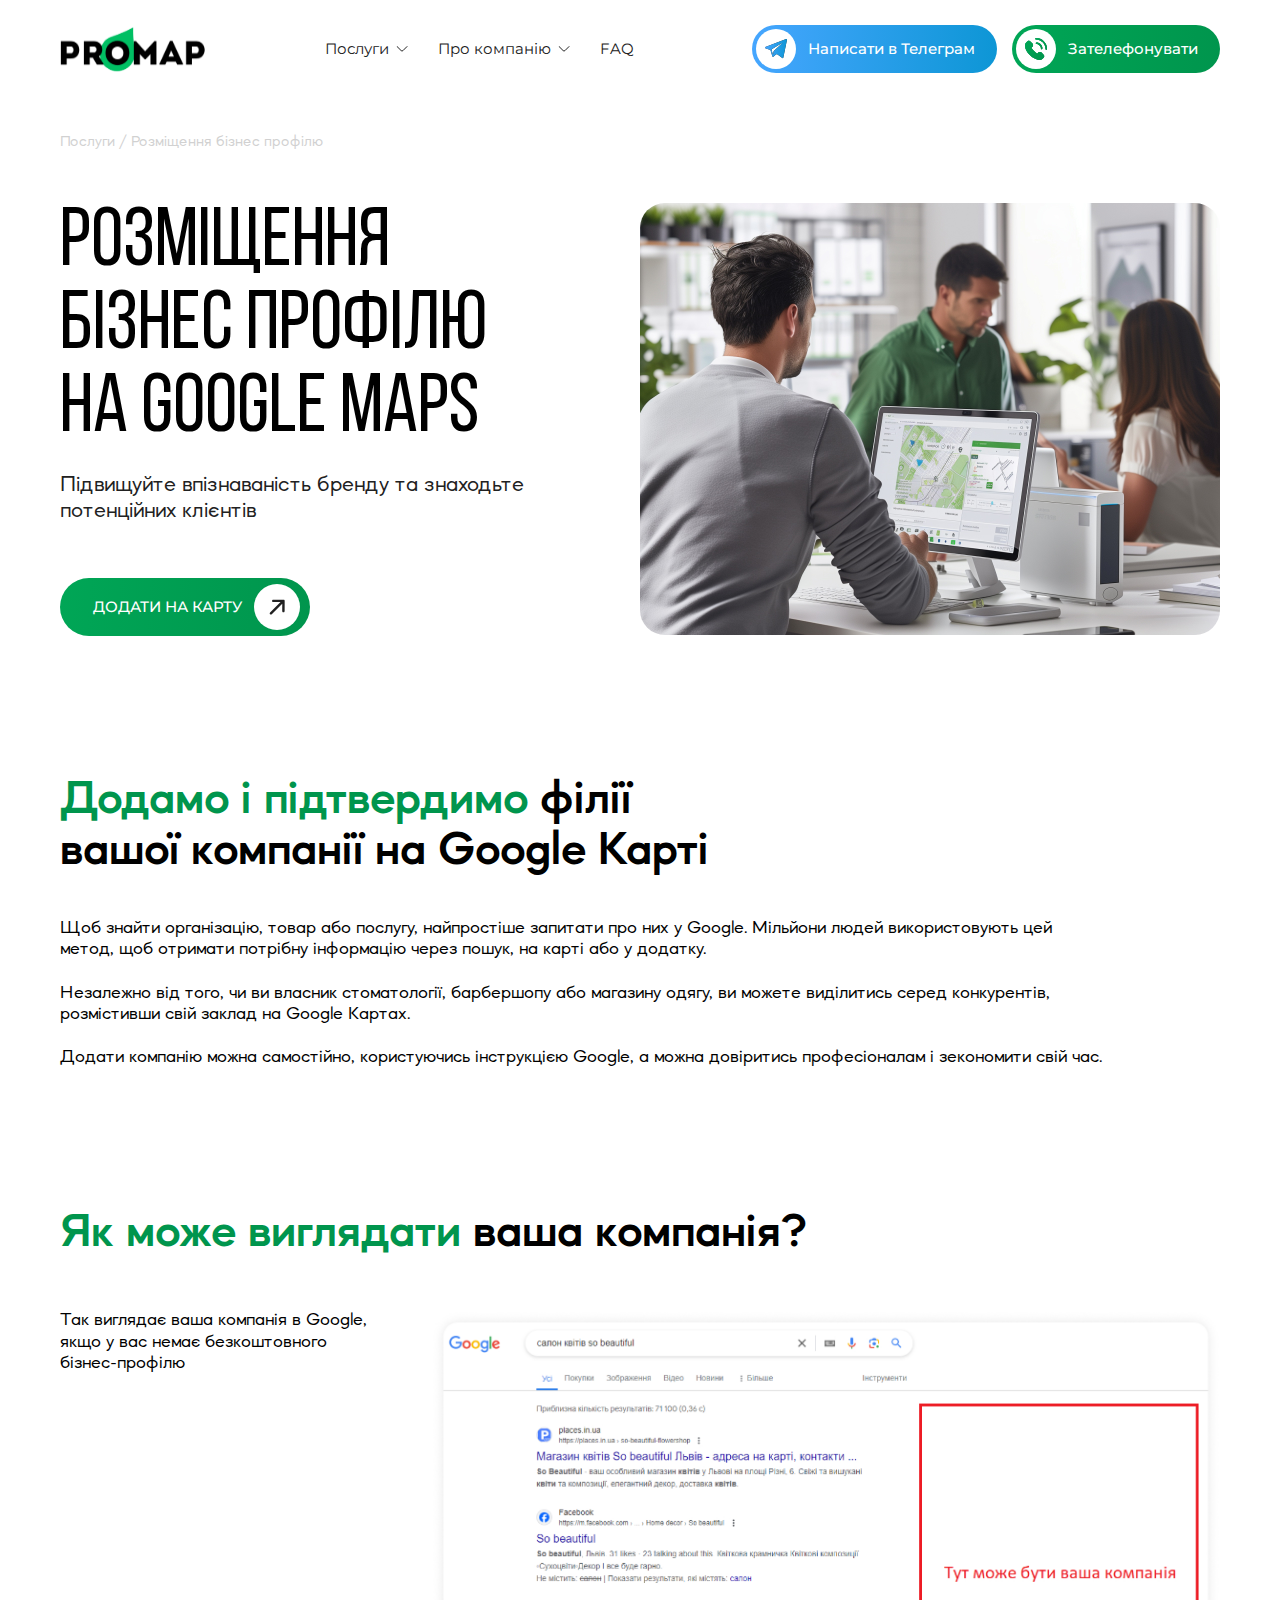
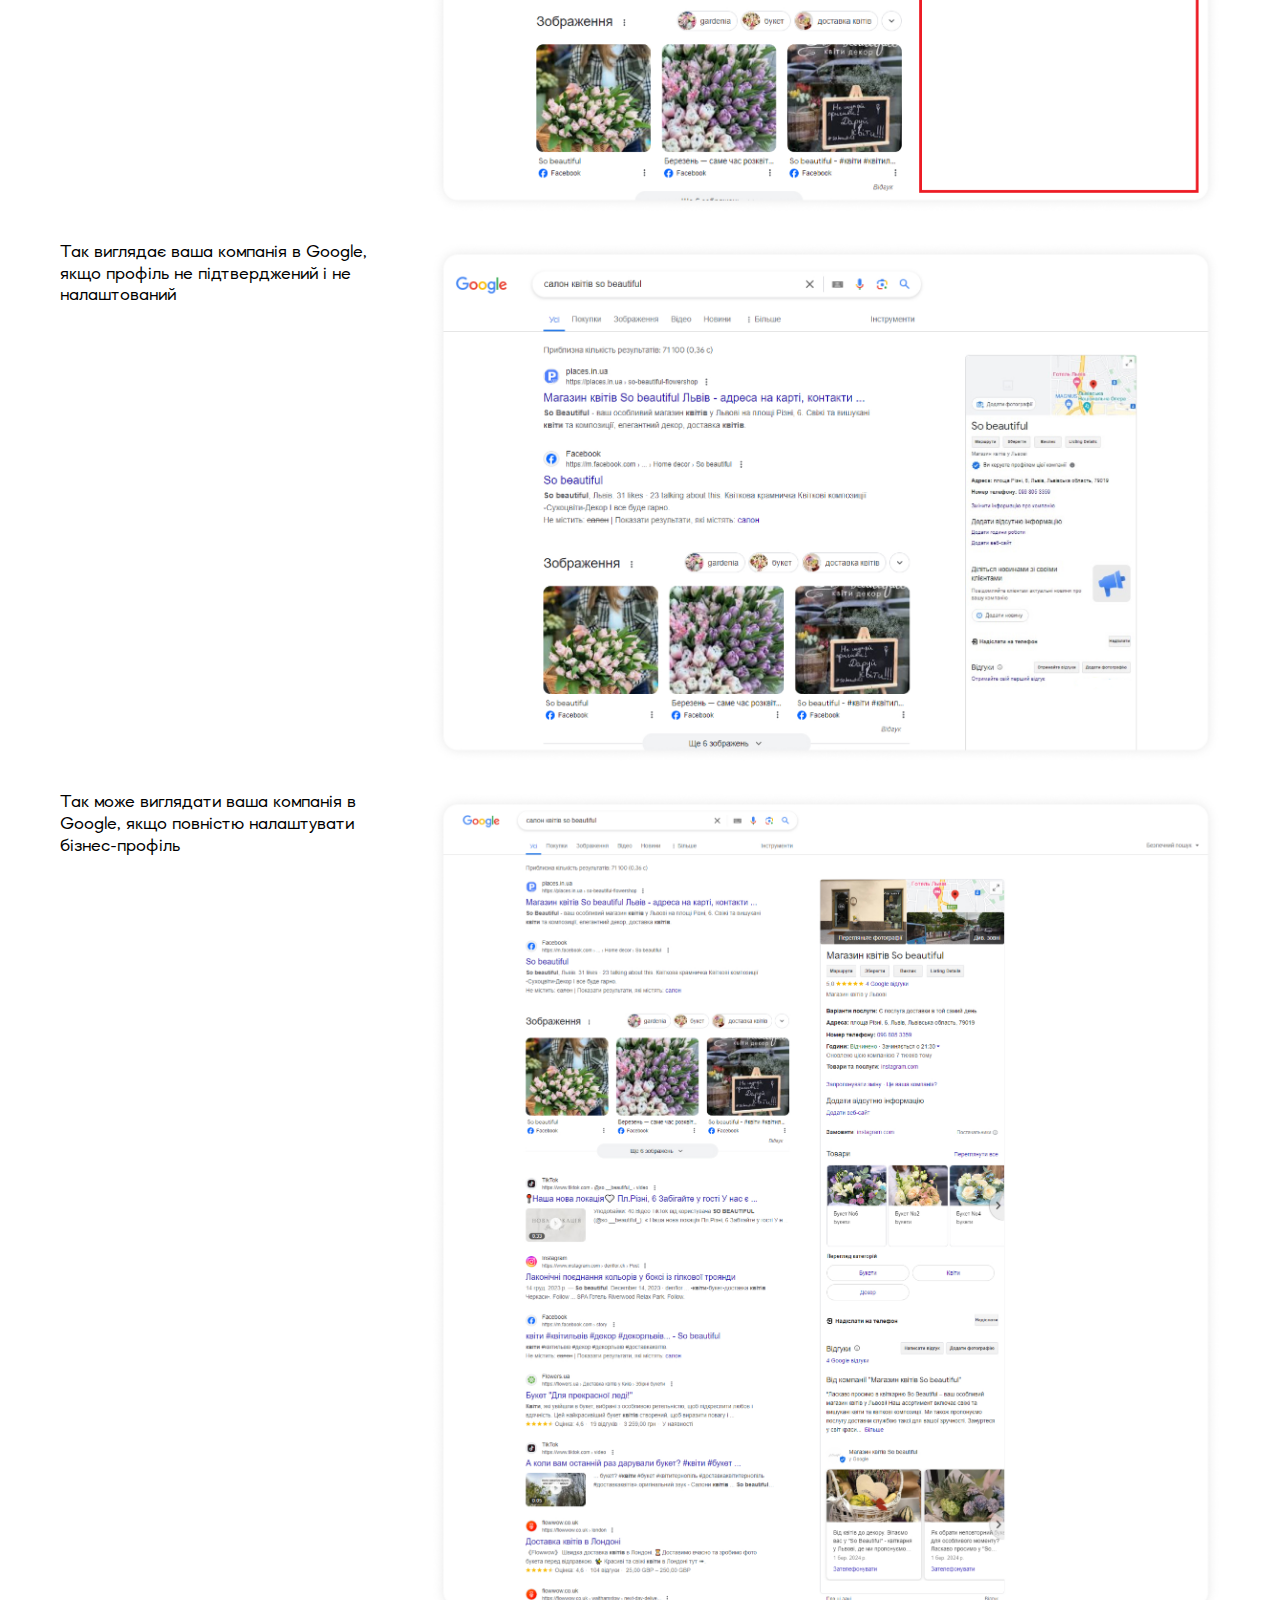
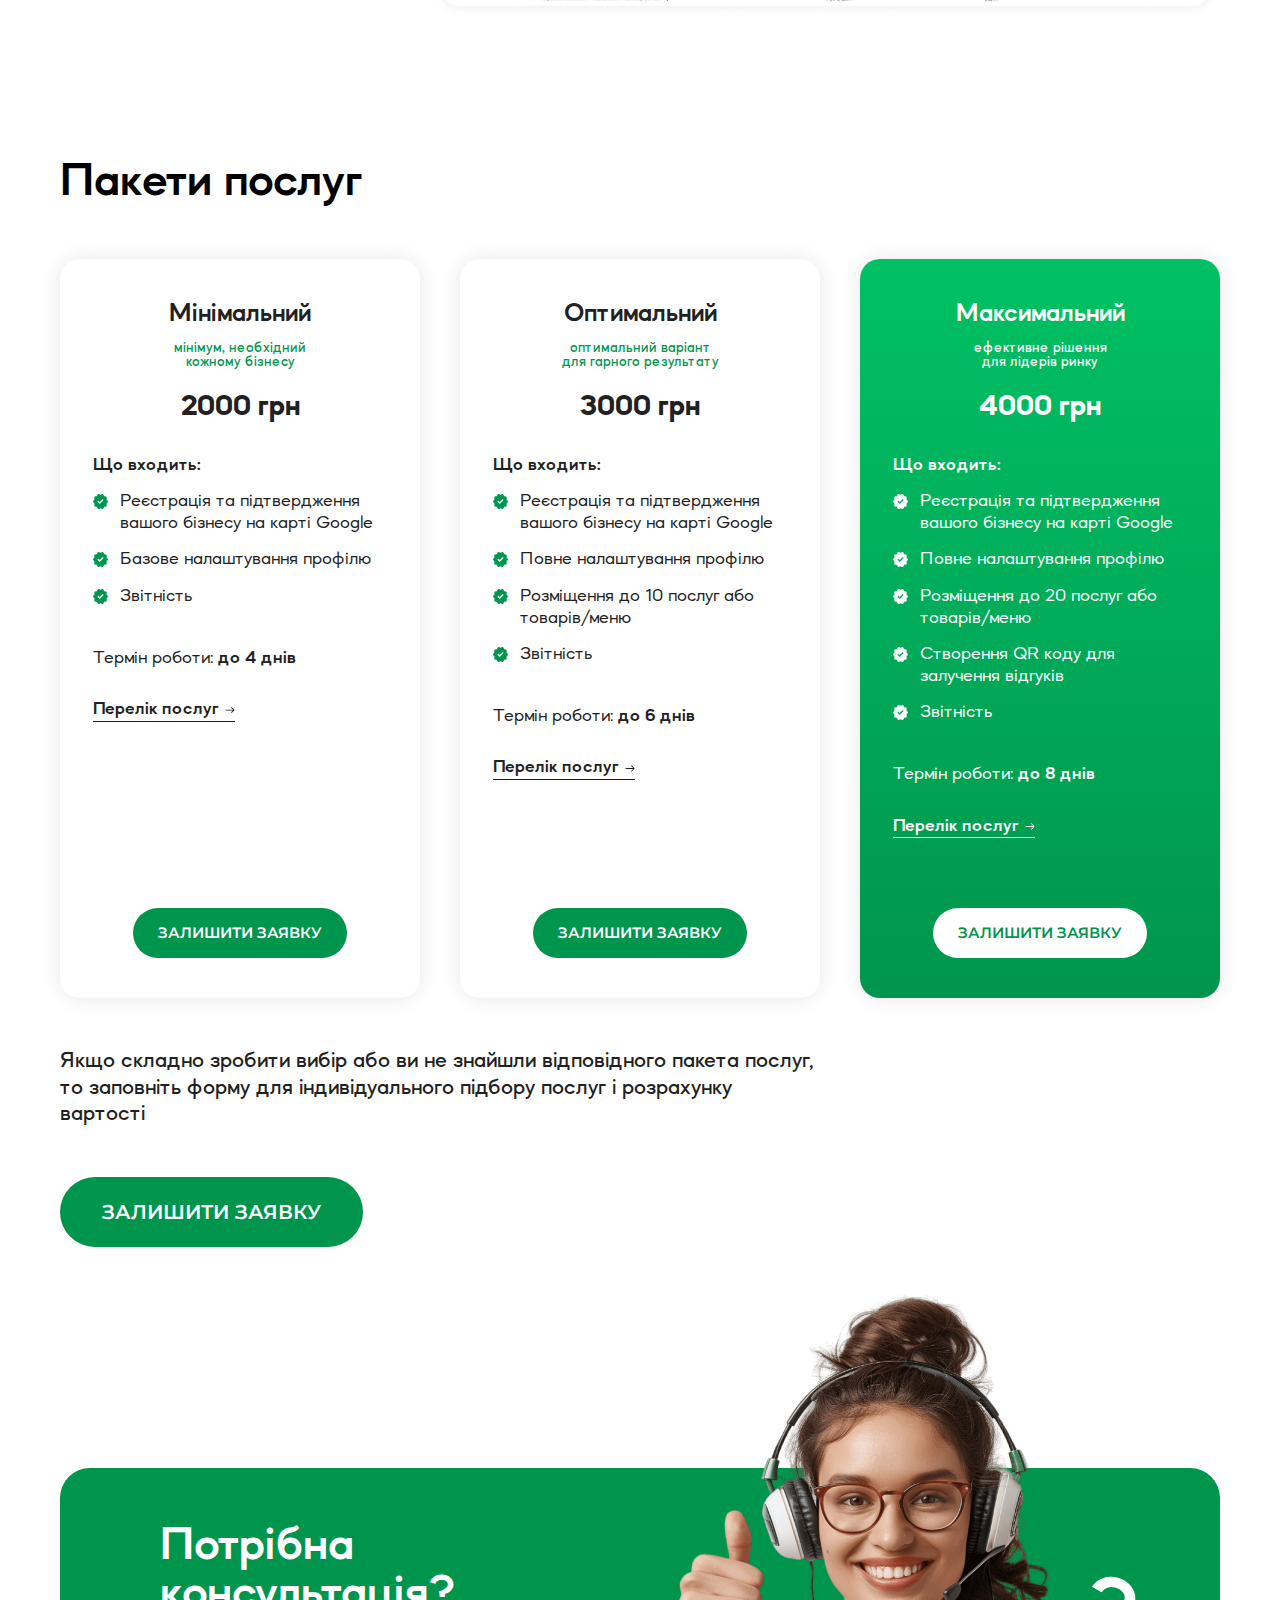
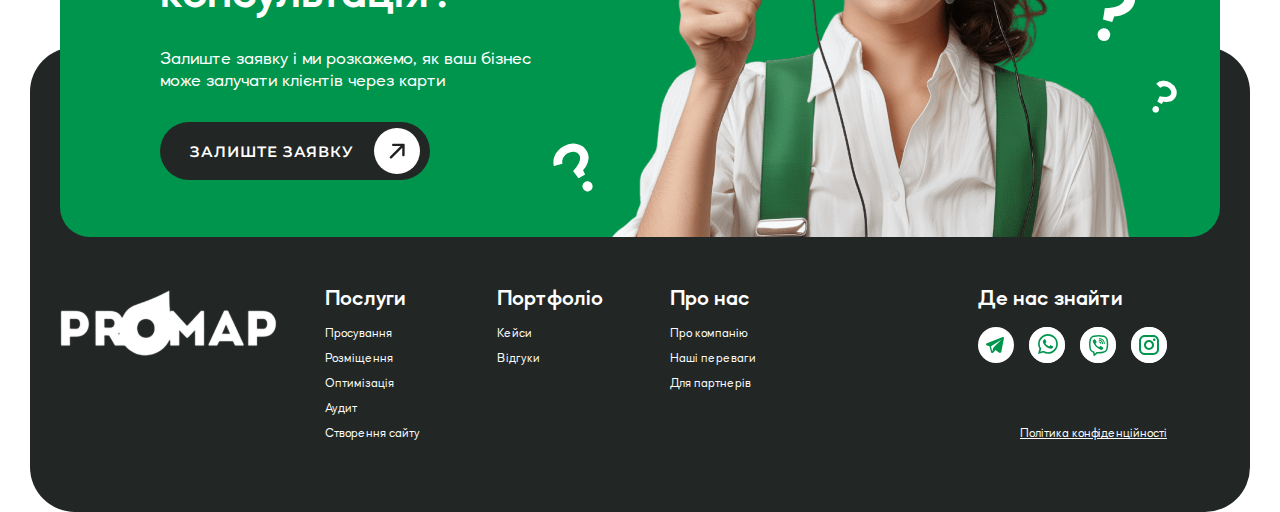
<file: profile-service.html>
<!DOCTYPE html>
<html lang="en">
<head>
    <meta charset="UTF-8">
    <meta name="viewport" content="width=device-width, initial-scale=1.0">
    <link rel="preconnect" href="https://fonts.googleapis.com">
    <link rel="preconnect" href="https://fonts.gstatic.com" crossorigin>
    <link rel="stylesheet" href="styles/fonts.css">
    <link rel="stylesheet" href="styles/styles.css">
    <link rel="stylesheet" href="styles/portfolio-service.css">
    <script
  src="https://code.jquery.com/jquery-3.7.1.js"
  integrity="sha256-eKhayi8LEQwp4NKxN+CfCh+3qOVUtJn3QNZ0TciWLP4="
  crossorigin="anonymous"></script>
    <link href="https://fonts.googleapis.com/css2?family=Montserrat:ital,wght@0,100..900;1,100..900&display=swap" rel="stylesheet">
    <link
        rel="stylesheet"
        href="https://cdn.jsdelivr.net/npm/swiper@11/swiper-bundle.min.css"
        />
    <title>PROMAP</title>
</head>
<body>
    <div class="wrapper">
        <div class="burger__container">
            <div class="burger__menu">
                <span></span>
                <span></span>
                <span></span>
            </div>
            <div class="burger__overlay"></div>
            <nav class="burger__side-menu">
                <div class="burger__logo">
                    <img src="./images/common/logo-white.svg" alt="">
                </div>
                <div class="burger__links">
                    <div class="burger__submenu">
                        <span>Послуги</span>
                        <ul>
                            <li><a href="./profile-service.html">Розміщення</a></li>
                            <li><a href="./promotion-service.html">Просування</a></li>
                            <li><a href="./optimization-service.html">Оптимізація</a></li>
                            <li><a href="./audit-service.html">Створення сайту</a></li>
                        </ul>
                    </div>
                    <div class="burger__submenu">
                        <span>Про компанію</span>
                        <ul>
                            <li><a href="./about-us.html">Про нас</a></li>
                            <li><a href="./reviews.html">Відгуки</a></li>
                            <li><a href="./cases.html">Кейси</a></li>
                            <li><a href="./contacts.html">Контакти</a></li>
                            <li><a href="./referal.html">Партнерська програма</a></li>
                        </ul>
                    </div>
                    <div class="burger__submenu">
                        <a href="./faq.html"><span>FAQ</span></a>
                       
                    </div>
                </div>
                <div class="burger__contacts">
                    <p>Зв’затись з нами</p>
                    <div class="burger__contacts-list contacts__list">
                        <a href="https://t.me/naguirna" target="_blank" class="burger__contact contact__item">
                            <img src="./images/common/contact-tg.svg" alt="">
                        </a>
                        <a href="https://wa.me/380997032183" target="_blank" class="burger__contact contact__item">
                            <img src="./images/common/contact-ws.svg" alt="">
                        </a>
                        <a href="viber://chat?number=380997032183/" target="_blank" class="burger__contact contact__item">
                            <img src="./images/common/contact-viber.svg" alt="">
                        </a>
                        <a href="https://www.instagram.com/pro.map_" target="_blank" class="burger__contact contact__item">
                            <img src="./images/common/contact-instagram.svg" alt="">
                        </a>
                    </div>
                </div>
                <button class="button burger__button open-form">
                    Залишити заявку
                </button>

                
            </nav>
        </div>

        <div class="header">
            <div class="header__container _container">
                <a href="./index.html">
                    <div class="header__logo logo _ibg">
                        <img src="./images/common/logo.svg" alt="logo">
                    </div>
                </a>
              
                <nav class="header__menu">
                    <ul class="header__menu-list">
                        <li class="header__menu-item">
                            <span>Послуги <img src="./images/common/header-menu__icon.svg" alt="" class="header__menu-icon"></span>
                            <div class="submenu__wrapper">
                                <ul class="submenu">
                                    <div class="submenu__hill">
                                        <img src="./images/common/submenu-hill.svg" alt="">
                                    </div>
                                    <li class="submenu__item">
                                        <a href="./profile-service.html">Розміщення</a>
                                    </li>
                                    <li class="submenu__item">
                                        <a href="./optimization-service.html">Оптимізація</a>
                                    </li>
                                    <li class="submenu__item">
                                        <a href="./audit-service.html">Аудит</a>
                                    </li>
                                    <li class="submenu__item">
                                        <a href="./promotion-service.html">Просування</a>
                                    </li>
                                    <li class="submenu__item">
                                        <a href="">Створення&nbspсайту</a>
                                    </li>
                                </ul>
                            </div>
                         
                        </li>
                        <li class="header__menu-item">
                            <span>Про компанію <img src="./images/common/header-menu__icon.svg" alt="" class="header__menu-icon"></span>
                            <div class="submenu__wrapper">
                                <ul class="submenu">
                                    <div class="submenu__hill">
                                        <img src="./images/common/submenu-hill.svg" alt="">
                                    </div>
                                    <li class="submenu__item">
                                        <a href="./about-us.html">Про нас</a>
                                    </li>
                                    <li class="submenu__item">
                                        <a href="./reviews.html">Відгуки</a>
                                    </li>
                                    <li class="submenu__item">
                                        <a href="./cases.html">Кейси</a>
                                    </li>
                                    <li class="submenu__item">
                                        <a href="./contacts.html">Контакти</a>
                                    </li>
                                    <li class="submenu__item">
                                        <a href="./referal.html">Партнерська
                                            програма</a>
                                    </li>
                                </ul>
                            </div>
                        </li>
                        <li class="header__menu-item">
                            <a href="./faq.html">FAQ</a>
                        </li>
                    </ul>
                </nav>
                <div class="header__contacts">
                    <a class="header__contact" href="https://t.me/naguirna" target="_blank">
                        <!-- <a href=""></a> -->
                        <div class="button button-blue header__contact-button">
                            <div class="button__icon">
                                <img src="./images/common/tg-icon-blue.svg" alt="">
                            </div>
                            <span class="button__text">
                                Написати в Телеграм
                            </span>
                        </div>
                         <div class="button button-blue header__contact-button header__contact-button-m">
                            <div class="button__icon">
                                <img src="./images/common/tg-icon-white.svg" alt="">
                            </div>
                        </div>
                    </a>
                    <a class="header__contact" href="tel:+380997032183">
                        <div class="button button-green header__contact-button">
                            <div class="button__icon">
                                <img src="./images/common/phone-icon-green.svg" alt="">
                            </div>
                            <span class="button__text">
                                Зателефонувати
                            </span>
                        </div>
                          <div class="button button-green header__contact-button header__contact-button-m">
                            <div class="button__icon">
                                <img src="./images/common/phone-icon-white.svg" alt="">
                            </div>
                        </div>
                    </a>
                </div>
            </div>
        </div>
        <div class="main">
            <div class="hero-section hero-section_portfolio">
                <div class="hero-section__container _container">
                    <div class="hero-section__path">
                        Послуги / Розміщення бізнес профілю
                    </div>
                    <div class="hero-section__wrapper">
                        <div class="hero-section__content">
                            <h2 class="hero-section__title">
                                розмiщення
                                бiзнес профiлю
                                на google maps
                            </h2>
                            <p class="hero-section__text">
                                Підвищуйте впізнаваність бренду та знаходьте
                                потенційних клієнтів
                            </p>
                            <div class="button button-green button-right hero-section__button open-form-profile">
                                <div class="button__icon">
                                    <img src="./images/common/top-right-arrow.svg" alt="">
                                </div>
                                <span class="button__text">
                                    Додати на карту
                                </span>
                            </div>
                        </div>
                        <div class="hero-section__photo">
                            <img src="./images/portfolio-service/hero-section-image.jpg" alt="">
                        </div>
                        <div class="button button-green button-right
                         hero-section__button hero-section__button_after
                         open-form-profile">
                            <div class="button__icon">
                                <img src="./images/common/top-right-arrow.svg" alt="">
                            </div>
                            <span class="button__text">
                                додати на карту
                            </span>
                        </div>
                    </div>
                    
                   
                </div>
                
            </div>
            <div class="main-info">
                <div class="main-info__container _container">
                    <h2 class="heading main-info__heading">
                        <span>Додамо і підтвердимо </span>філії
                        вашої компанії на Google Карті
                    </h2>
                    <div class="main-info__text">
                        Щоб знайти організацію, товар або послугу, найпростіше запитати про них у Google. Мільйони людей використовують цей метод,
                        щоб отримати потрібну інформацію через пошук, на карті або у додатку.
                        <br><br>
                        Незалежно від того, чи ви власник стоматології, барбершопу або магазину одягу, ви можете виділитись серед конкурентів,
                        розмістивши свій заклад на Google Картах.
                        <br><br>
                        Додати компанію можна самостійно, користуючись інструкцією Google, а можна довіритись професіоналам і зекономити свій час.
                    </div>
                </div>
            </div>
            <div class="examples">
                <div class="examples__container _container">
                    <h2 class="heading examples__heading">
                        <span>Як може виглядати</span> ваша компанія?
                    </h2>
                    <div class="examples__list">
                        <div class="examples__item">
                            <p class="examples_text">
                                Так виглядає ваша компанія в Google, якщо у вас немає безкоштовного бізнес-профілю
                            </p>
                            <div class="examples__photo">
                                <img src="./images/portfolio-service/examples-1.jpg" alt="">
                            </div>
                        </div>
                        <div class="examples__item">
                            <p class="examples_text">
                                Так виглядає ваша компанія в Google, якщо профіль не підтверджений
                                і не налаштований
                            </p>
                            <div class="examples__photo">
                                <img src="./images/portfolio-service/examples-2.jpg" alt="">
                            </div>
                        </div>
                        <div class="examples__item">
                            <p class="examples_text">
                                Так може виглядати ваша компанія 
                                в Google, якщо повністю налаштувати бізнес-профіль
                            </p>
                            <div class="examples__photo">
                                <img src="./images/portfolio-service/examples-3.jpg" alt="">
                            </div>
                        </div>
                    </div>
                </div>
               
            </div>
            <div class="packages profile__packages">
                <div class="packages__container _container">
                    <h2 class="packages__heading heading">
                        Пакети послуг
                    </h2>
                    <div class="packages__items">
                     
                        <div class="packages__item">
                            <h3 class="packages__name">
                                Мінімальний
                            </h3>
                            <p class="packages__desc">
                                мінімум, необхідний<br>
                                кожному бізнесу
                            </p>
                            <div class="packages__price">
                                2000 грн
                            </div>
                            <div class="packages__program">
                                Що входить:
                                <div class="packages__program-list">
                                    <div class="packages__program-item">
                                        <div class="packages__icon">
                                            <img src="./images/common/check-icon-green.svg" alt="">
                                        </div>
                                        <p class="packages__program-item-name">
                                            Реєстрація та підтвердження вашого бізнесу на карті Google
                                        </p>
                                    </div>
                                    <div class="packages__program-item">
                                        <div class="packages__icon">
                                            <img src="./images/common/check-icon-green.svg" alt="">
                                        </div>
                                        <p class="packages__program-item-name">
                                            Базове налаштування профілю
                                        </p>
                                    </div>
                                    <div class="packages__program-item">
                                        <div class="packages__icon">
                                            <img src="./images/common/check-icon-green.svg" alt="">
                                        </div>
                                        <p class="packages__program-item-name">
                                            Звітність
                                        </p>
                                    </div>
                                </div>
                            </div>
                            <div class="packages__term">Термін роботи: <span>до 4 днів</span></div>
                            <div class="packages__all service-button" data-index="0">
                                <span>Перелік послуг</span>
                                <img src="./images/common/right-arrow-black.svg" alt="">
                            </div>
                            <button class="button packages__button open-form">
                                ЗАЛИШИТИ ЗАЯВКУ
                            </button>
                        </div>
                        <div class="packages__item">
                            <h3 class="packages__name">
                                Оптимальний
                            </h3>
                            <p class="packages__desc">
                                оптимальний варіант<br>
                                для гарного результату
                            </p>
                            <div class="packages__price">
                                3000 грн
                            </div>
                            <div class="packages__program">
                                Що входить:
                                <div class="packages__program-list">
                                    <div class="packages__program-item">
                                        <div class="packages__icon">
                                            <img src="./images/common/check-icon-green.svg" alt="">
                                        </div>
                                        <p class="packages__program-item-name">
                                            Реєстрація та підтвердження вашого бізнесу на карті Google
                                        </p>
                                    </div>
                                    <div class="packages__program-item">
                                        <div class="packages__icon">
                                            <img src="./images/common/check-icon-green.svg" alt="">
                                        </div>
                                        <p class="packages__program-item-name">
                                            Повне налаштування профілю
                                        </p>
                                    </div>
                                    <div class="packages__program-item">
                                        <div class="packages__icon">
                                            <img src="./images/common/check-icon-green.svg" alt="">
                                        </div>
                                        <p class="packages__program-item-name">
                                            Розміщення до 10 послуг
                                            або товарів/меню
                                        </p>
                                    </div>
                                    <div class="packages__program-item">
                                        <div class="packages__icon">
                                            <img src="./images/common/check-icon-green.svg" alt="">
                                        </div>
                                        <p class="packages__program-item-name">
                                            Звітність
                                        </p>
                                    </div>
                                </div>
                            </div>
                            <div class="packages__term">Термін роботи: <span>до 6 днів</span></div>
                            <div class="packages__all service-button" data-index="1">
                                <span>Перелік послуг</span>
                                <img src="./images/common/right-arrow-black.svg" alt="">
                            </div>
                            <button class="button packages__button open-form">
                                ЗАЛИШИТИ ЗАЯВКУ
                            </button>
                        </div>
                        <div class="packages__item packages__item_green">
                            <h3 class="packages__name">
                                Максимальний
                            </h3>
                            <p class="packages__desc">
                                ефективне рішення<br>
                                для лідерів ринку
                            </p>
                            <div class="packages__price">
                                4000 грн
                            </div>
                            <div class="packages__program">
                                Що входить:
                                <div class="packages__program-list">
                                    <div class="packages__program-item">
                                        <div class="packages__icon">
                                            <img src="./images/common/check-icon-white.svg" alt="">
                                        </div>
                                        <p class="packages__program-item-name">
                                            Реєстрація та підтвердження вашого бізнесу на карті Google
                                        </p>
                                    </div>
                                    <div class="packages__program-item">
                                        <div class="packages__icon">
                                            <img src="./images/common/check-icon-white.svg" alt="">
                                        </div>
                                        <p class="packages__program-item-name">
                                            Повне налаштування профілю
                                        </p>
                                    </div>
                                    <div class="packages__program-item">
                                        <div class="packages__icon">
                                            <img src="./images/common/check-icon-white.svg" alt="">
                                        </div>
                                        <p class="packages__program-item-name">
                                            Розміщення до 20 послуг
                                            або товарів/меню
                                        </p>
                                    </div>
                                    <div class="packages__program-item">
                                        <div class="packages__icon">
                                            <img src="./images/common/check-icon-white.svg" alt="">
                                        </div>
                                        <p class="packages__program-item-name">
                                            Створення QR коду
                                            для залучення відгуків
                                        </p>
                                    </div>
                                    <div class="packages__program-item">
                                        <div class="packages__icon">
                                            <img src="./images/common/check-icon-white.svg" alt="">
                                        </div>
                                        <p class="packages__program-item-name">
                                            Звітність
                                        </p>
                                    </div>
                                </div>
                            </div>
                            <div class="packages__term">Термін роботи: <span>до 8 днів</span></div>
                            <div class="packages__all service-button" data-index="2">
                                <span>Перелік послуг</span>
                                <img src="./images/common/right-arrow-white.svg" alt="">
                            </div>
                            <button class="button packages__button open-form">
                                ЗАЛИШИТИ ЗАЯВКУ
                            </button>
                        </div>
                    </div>
                    <div class="packages__after-text">
                        Якщо складно зробити вибір або ви не знайшли відповідного пакета послуг, то заповніть форму для індивідуального підбору послуг і розрахунку вартості
                    </div>
                    <button class="packages__appeal-button packages__button button open-form">
                        ЗАЛИШИТИ ЗАЯВКУ
                    </button>
                </div> 
            </div>
        </div>
        <div class="consultation">
            <div class="consultation__container _container">
                <div class="consultation__content">
                    <div class="consultation__title">
                        Потрібна консультація?
                    </div>
                    <div class="consultation__text">
                        Залиште заявку і ми розкажемо, як ваш бізнес
                        може залучати клієнтів через карти
                    </div>
                    <button class="button consultation__button open-form">
                        <span>залиште заявку</span>
                        <div class="button__icon">
                            <img src="./images/common/top-right-arrow.svg" alt="">
                        </div>
                    </button>
                </div>
                <div class="consultation__image">
                    <img src="./images/common/consultation-photo.png" alt="">
                    <img src="./images/common/consultation-photo-m.png" class="mobile" alt="">
                    <div class="consultation__question-mark consultation__question-mark-1">
                        ?
                    </div>
                    <div class="consultation__question-mark consultation__question-mark-2">
                        ?
                    </div>
                    <div class="consultation__question-mark consultation__question-mark-3">
                        ?
                    </div>
                </div>
            </div>
         
        </div>
        <div class="footer">
            <div class="footer__container _container">
                <div class="footer__logo">
                    <img src="./images/common/logo-white.svg" alt="">
                </div>
                <div class="footer__menu">
                    <div class="footer__menu-item">
                        <div class="footer__menu-title">
                            Послуги
                        </div>
                        <div class="footer__menu-links">
                            <a class="footer__menu-link" href="./promotion-service.html">
                                Просування
                            </a>
                            <a class="footer__menu-link" href="./profile-service.html">
                                Розміщення
                            </a>
                            <a class="footer__menu-link" href="./optimization-service.html">
                                Оптимізація
                            </a>
                            <a class="footer__menu-link" href="./audit-service.html">
                                Аудит
                            </a>
                            <a class="footer__menu-link">
                                Створення сайту
                            </a>
                        </div>
                    </div>
                    <div class="footer__menu-item">
                        <div class="footer__menu-title">
                            Портфоліо
                        </div>
                        <div class="footer__menu-links">
                            <a class="footer__menu-link" href="./cases.html">
                                Кейси
                            </a>
                            <a class="footer__menu-link" href="./reviews.html">
                                Відгуки
                            </a>
                        </div>
                    </div>
                    <div class="footer__menu-item">
                        <div class="footer__menu-title">
                            Про нас
                        </div>
                        <div class="footer__menu-links">
                            <a class="footer__menu-link" href="./about-us.html">
                                Про компанію
                            </a>
                            <a class="footer__menu-link" href="./about-us.html">
                                Наші переваги
                            </a>
                            <a class="footer__menu-link" href="./referal.html">
                                Для партнерів
                            </a>
                        </div>
                    </div>
                </div>
                <div class="footer__contacts">
                    <div class="footer__contacts-title">
                        Де нас знайти
                    </div>
                    <div class="footer__contacts-list contacts__list">
                        <a href="https://t.me/naguirna" target="_blank" class="footer__contact contact__item">
                            <img src="./images/common/contact-tg.svg" alt="">
                            <img src="./images/common/contact-tg-hover.svg" alt="">
                        </a>
                        <a href="https://wa.me/380997032183" target="_blank" class="footer__contact">
                            <img src="./images/common/contact-ws.svg" alt="">
                            <img src="./images/common/contact-whatsup-hover.svg" alt="">
                        </a>
                        <a href="viber://chat?number=380997032183" target="_blank" class="footer__contact">
                            <img src="./images/common/contact-viber.svg" alt="">
                            <img src="./images/common/contact-viber-hover.svg" alt="">
                        </a>
                        <a href="https://www.instagram.com/pro.map_" target="_blank" class="footer__contact">
                            <img src="./images/common/contact-instagram.svg" alt="">
                            <img src="./images/common/contact-instagram-hover.svg" alt="">
                        </a>
                    </div>
                </div>
                <a class="footer__politics">
                    Політика конфіденційності
                </a>
            </div>
            
        </div>
    </div>
    <div id="formModal" class="modal">
        <div class="modal__content">
            <div class="modal__image">
                <img src="./images/common/modal-image.jpg" alt="">
            </div>
            <h2 class="heading modal__heading">
                Залиште заявку і з вами
                <span>зв’яжеться наш спеціаліст</span>
            </h2>
            <!-- <span id="closeFormModal" class="close">&times;</span> -->
            <form id="formModalForm">
                <div class="form-group">
                    <label for="name">Ваше Ім’я</label>
                    <input type="text" id="name" name="name" 
                    placeholder="Введіть ваше ім’я" required>
                  </div>
                
                  <!-- Поле с радиокнопками -->
                  <div class="form-group radio-service">
                    <p>Що вас цікавить?</p>
                    <label class="custom-radio">
                      <input type="radio" name="service" value="Розміщення на картах">
                      <span class="radio-btn"></span>
                      Розміщення на картах
                    </label>
                    <label class="custom-radio">
                      <input type="radio" name="service" value="Оптимізація профілю">
                      <span class="radio-btn"></span>
                      Оптимізація профілю
                    </label>
                    <label class="custom-radio">
                        <input type="radio" name="service" value=" Обслуговування профілю">
                        <span class="radio-btn"></span>
                        Обслуговування профілю
                    </label>
                    <label class="custom-radio">
                        <input type="radio" name="service" value="Аудит профілю ">
                        <span class="radio-btn"></span>
                        Аудит профілю 
                    </label>
                    <label class="custom-radio">
                        <input type="radio" name="service" value="Створення сайту">
                        <span class="radio-btn"></span>
                        Створення сайту
                    </label>
                  </div>
    
                  <div class="form-group">
                    <p>Зручний спосіб зв’язку</p>
                    <label class="custom-radio">
                      <input type="radio" name="contact" required value="Телеграм" required>
                      <span class="radio-btn"></span>
                      Телеграм
                    </label>
                    <label class="custom-radio">
                      <input type="radio" name="contact" value="Вайбер">
                      <span class="radio-btn"></span>
                      Вайбер
                    </label>
                    <label class="custom-radio">
                        <input type="radio" name="contact" value="Телефон">
                        <span class="radio-btn"></span>
                        Телефон
                      </label>
                  </div>
                
                  <div class="form-group">
                    <label for="phone" class="phone-label">Ваш номер телефону</label>
                    <input type="text" id="phone-input" name="phone"  required>
                  </div>
                  <div class="personal-checkbox">
                    <input type="checkbox" id="personal-checkbox" name="personal-checkbox" required>
                    <label for="personal-checkbox" class="personal-checkbox-label">
                      <span class="personal-checkbox-icon"><img src="./images/common/checkbox-icon.svg" alt="icon" /></span> <!-- Здесь может быть любая иконка -->
                      <p>Я даю свою <a href=""> згоду </a> на обробку моїх персональних даних</p>
                    </label>
                  </div>
                  <button type="submit" class="button form__button">ЗАЛИШИТИ ЗАЯВКУ</button>
            </form>
            <a href="" class="form__politics">
                Політика конфіденційності
            </a>
        </div>
        </div>
        
    <div class="modal" id="serviceModal">
        <div class="modal__content">
           
            <h2 id="modal-title"></h2>
            <p id="modal-additionalText"></p>
            <ul id="modal-list"></ul>
        </div>
        <span class="close">
            <img src="./images/common/cross-icon.svg" alt="">
            <img src="./images/common/cross-icon-hover.svg" alt="">
        </span>
    </div>
        <script src="https://s3-us-west-2.amazonaws.com/s.cdpn.io/3/jquery.inputmask.bundle.js"></script>
        <script src="https://cdn.jsdelivr.net/npm/swiper@11/swiper-bundle.min.js"></script>
        <script src="./scripts/index.js"></script>
        <script src="./scripts/services.js"></script>
        <script src="./scripts/admin.js"></script>
</body>
</html>
</file>
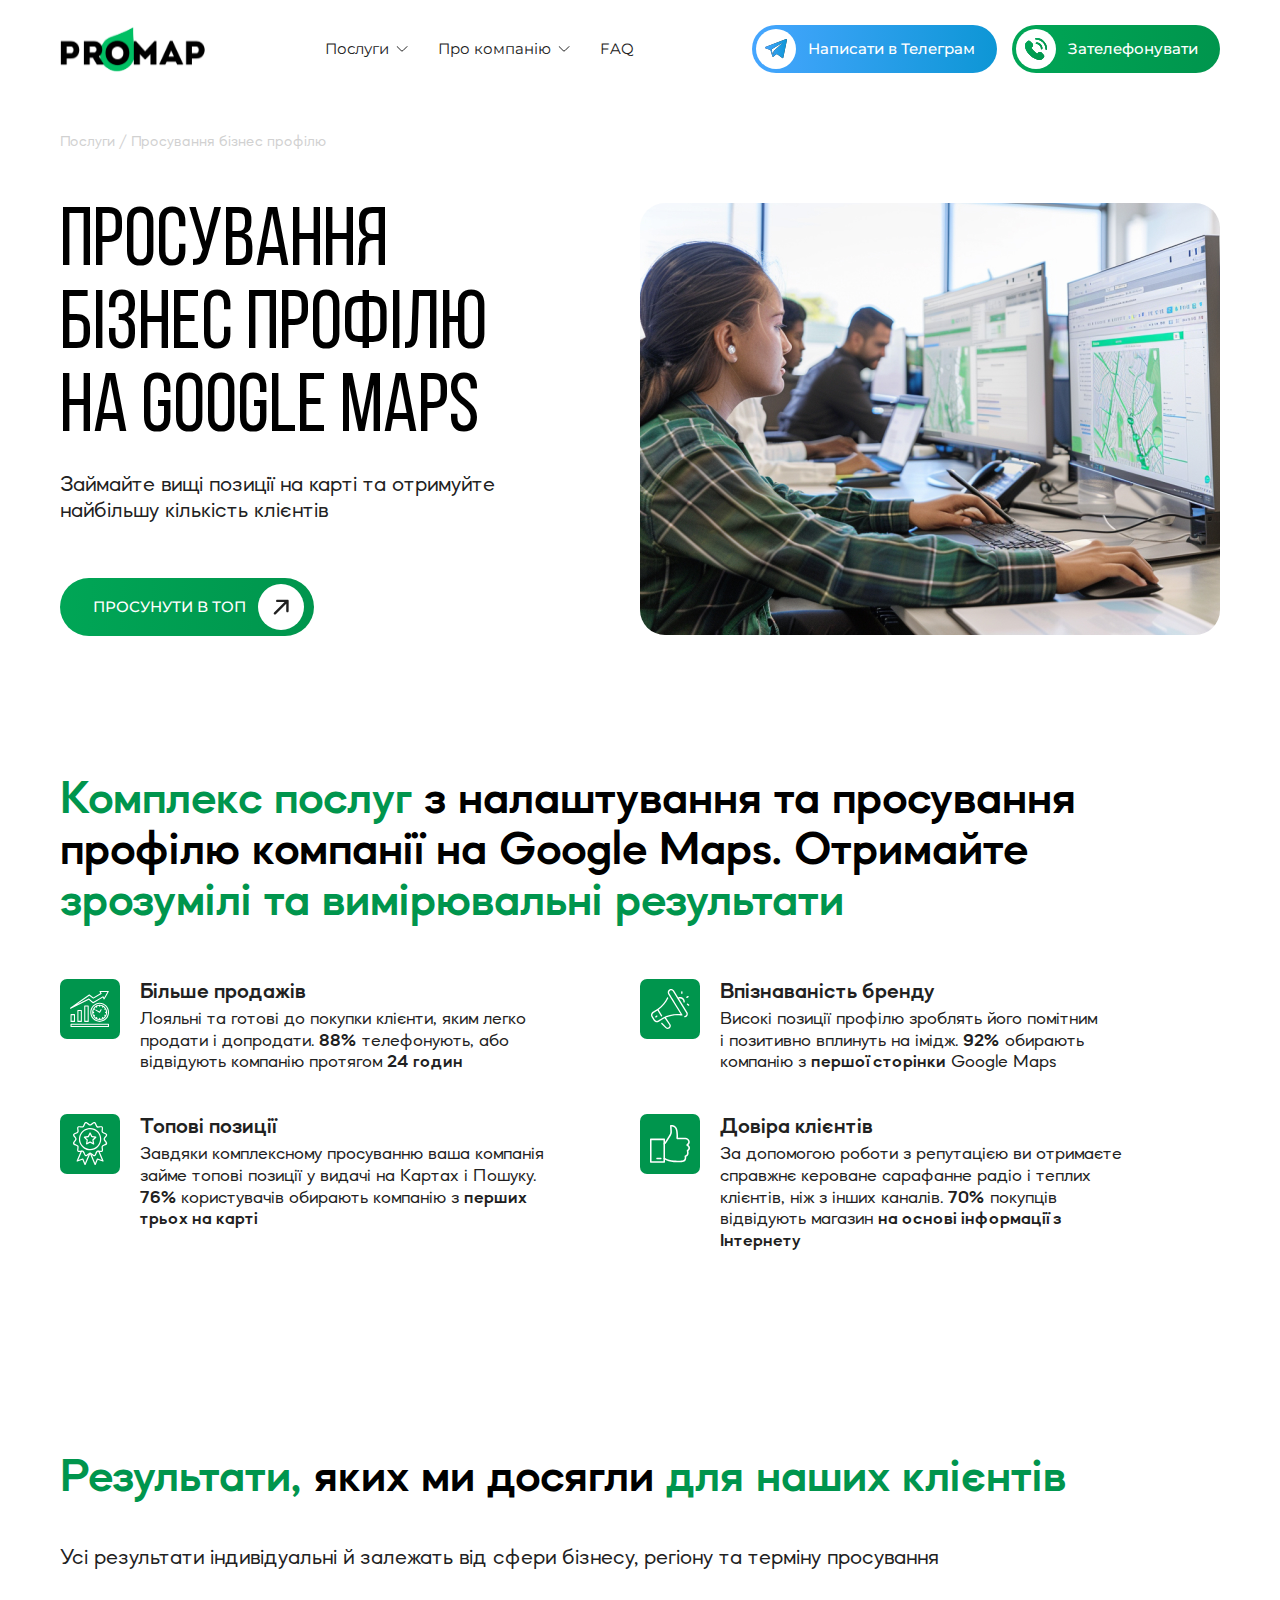
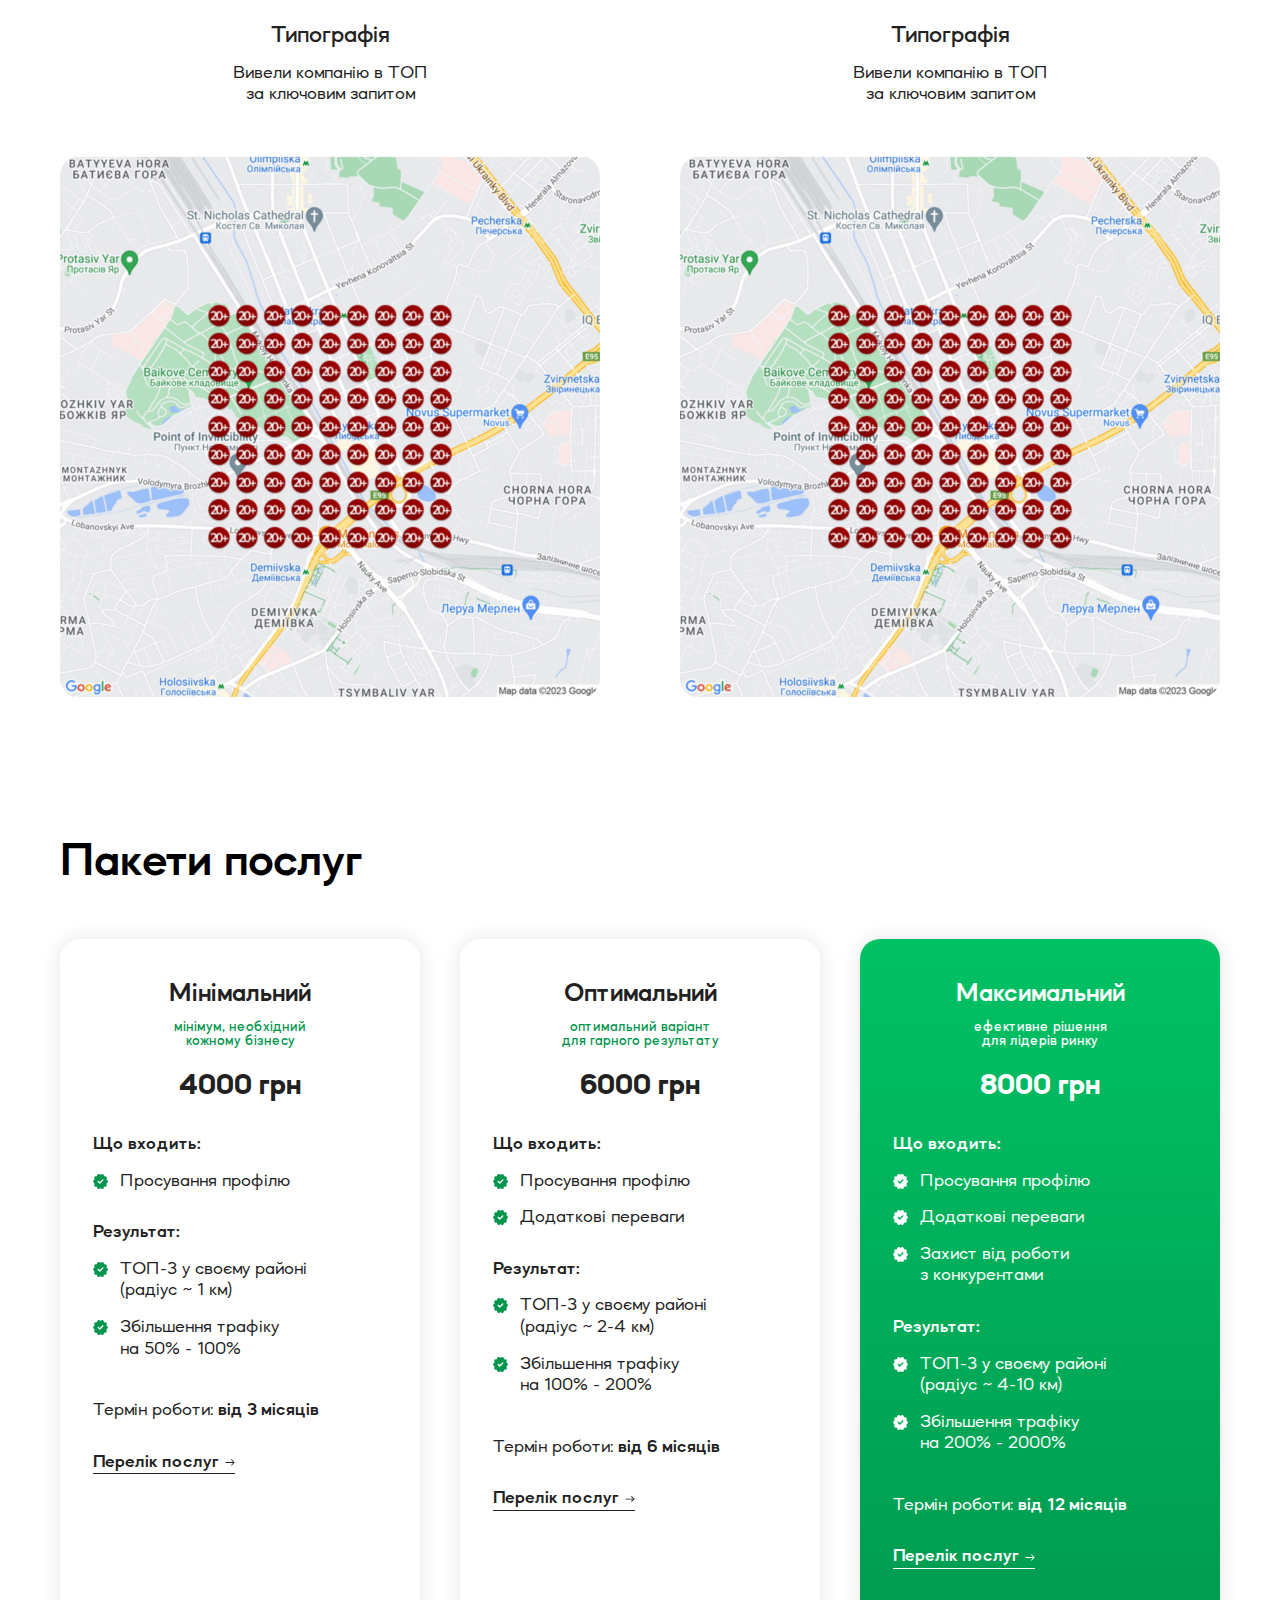
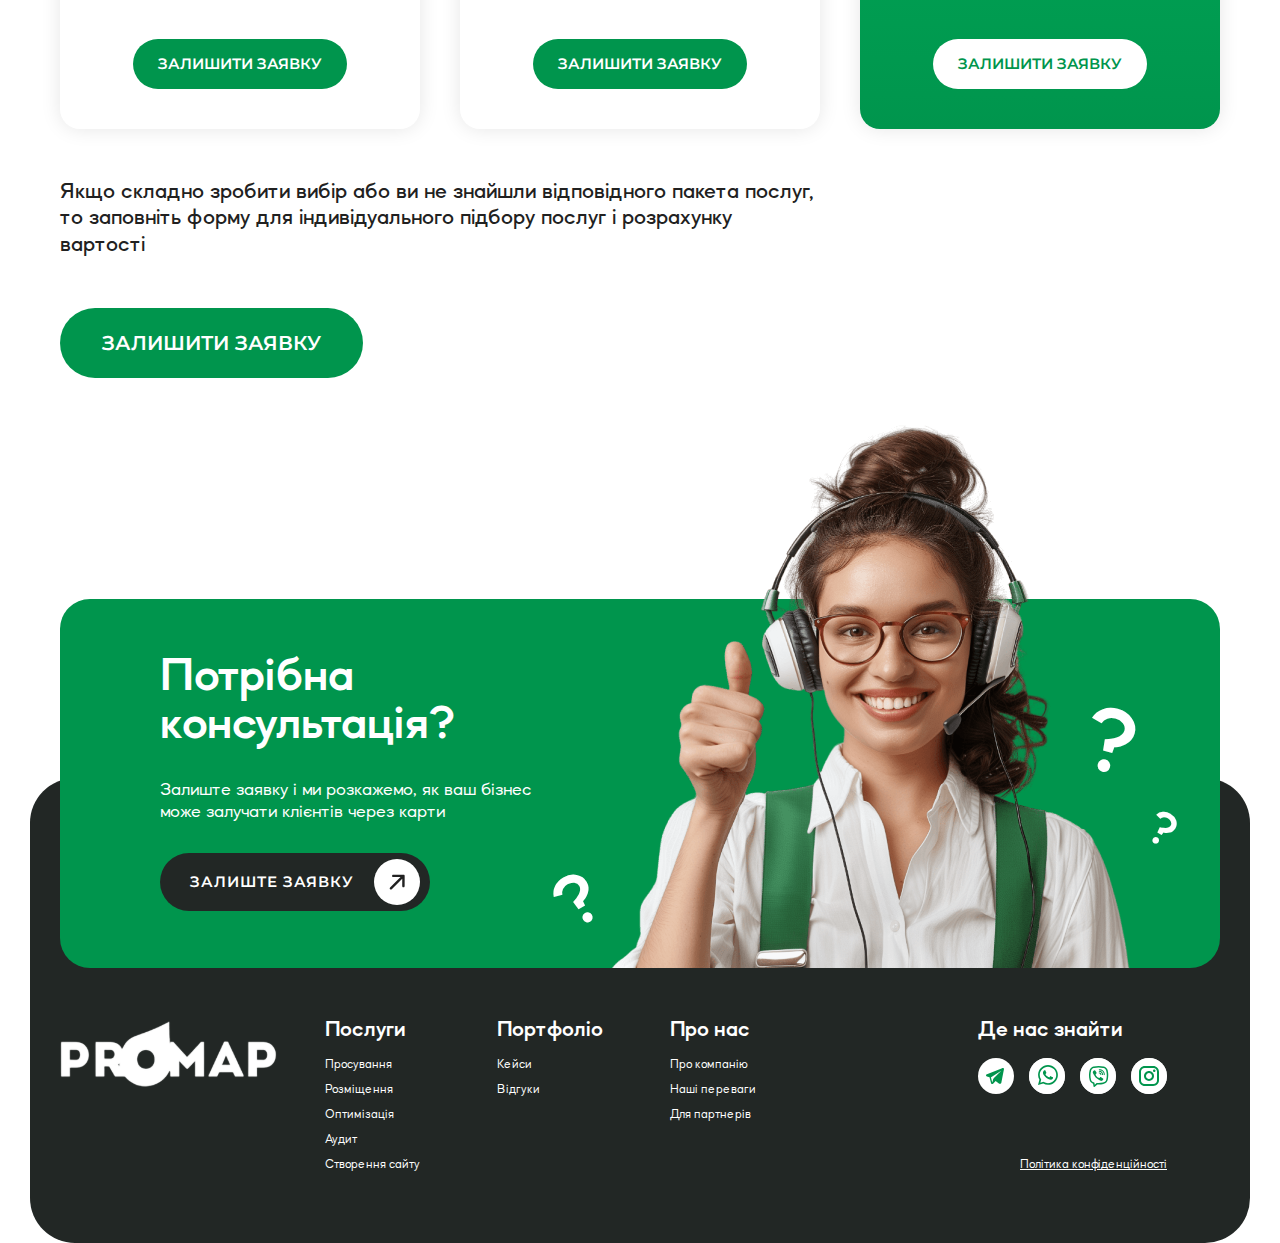
<file: promotion-service.html>
<!DOCTYPE html>
<html lang="en">
<head>
    <meta charset="UTF-8">
    <meta name="viewport" content="width=device-width, initial-scale=1.0">
    <link rel="preconnect" href="https://fonts.googleapis.com">
    <link rel="preconnect" href="https://fonts.gstatic.com" crossorigin>
    <link rel="stylesheet" href="styles/fonts.css">
    <link rel="stylesheet" href="styles/styles.css">
    <link rel="stylesheet" href="styles/promotion-service.css">
    <script
    src="https://code.jquery.com/jquery-3.7.1.js"
    integrity="sha256-eKhayi8LEQwp4NKxN+CfCh+3qOVUtJn3QNZ0TciWLP4="
    crossorigin="anonymous"></script>
     <link href="https://fonts.googleapis.com/css2?family=Montserrat:ital,wght@0,100..900;1,100..900&display=swap" rel="stylesheet">
    <link
        rel="stylesheet"
        href="https://cdn.jsdelivr.net/npm/swiper@11/swiper-bundle.min.css"
        />
    <title>PROMAP</title>
</head>
<body>
    <div class="wrapper">
        <div class="burger__container">
            <div class="burger__menu">
                <span></span>
                <span></span>
                <span></span>
            </div>
            <div class="burger__overlay"></div>
            <nav class="burger__side-menu">
                <div class="burger__logo">
                    <img src="./images/common/logo-white.svg" alt="">
                </div>
                <div class="burger__links">
                    <div class="burger__submenu">
                        <span>Послуги</span>
                        <ul>
                            <li><a href="./profile-service.html">Розміщення</a></li>
                            <li><a href="./promotion-service.html">Просування</a></li>
                            <li><a href="./optimization-service.html">Оптимізація</a></li>
                            <li><a href="./audit-service.html">Створення сайту</a></li>
                        </ul>
                    </div>
                    <div class="burger__submenu">
                        <span>Про компанію</span>
                        <ul>
                            <li><a href="./about-us.html">Про нас</a></li>
                            <li><a href="./reviews.html">Відгуки</a></li>
                            <li><a href="./cases.html">Кейси</a></li>
                            <li><a href="./contacts.html">Контакти</a></li>
                            <li><a href="./referal.html">Партнерська програма</a></li>
                        </ul>
                    </div>
                    <div class="burger__submenu">
                        <a href="./faq.html"><span>FAQ</span></a>
                       
                    </div>
                </div>
                <div class="burger__contacts">
                    <p>Зв’затись з нами</p>
                    <div class="burger__contacts-list contacts__list">
                        <a href="https://t.me/naguirna" target="_blank" class="burger__contact contact__item">
                            <img src="./images/common/contact-tg.svg" alt="">
                        </a>
                        <a href="https://wa.me/380997032183" target="_blank" class="burger__contact contact__item">
                            <img src="./images/common/contact-ws.svg" alt="">
                        </a>
                        <a href="viber://chat?number=380997032183/" target="_blank" class="burger__contact contact__item">
                            <img src="./images/common/contact-viber.svg" alt="">
                        </a>
                        <a href="https://www.instagram.com/pro.map_" target="_blank" class="burger__contact contact__item">
                            <img src="./images/common/contact-instagram.svg" alt="">
                        </a>
                    </div>
                </div>
                <button class="button burger__button open-form">
                    Залишити заявку
                </button>

                
            </nav>
        </div>

        <div class="header">
            <div class="header__container _container">
                <a href="./index.html">
                    <div class="header__logo logo _ibg">
                        <img src="./images/common/logo.svg" alt="logo">
                    </div>
                </a>
              
                <nav class="header__menu">
                    <ul class="header__menu-list">
                        <li class="header__menu-item">
                            <span>Послуги <img src="./images/common/header-menu__icon.svg" alt="" class="header__menu-icon"></span>
                            <div class="submenu__wrapper">
                                <ul class="submenu">
                                    <div class="submenu__hill">
                                        <img src="./images/common/submenu-hill.svg" alt="">
                                    </div>
                                    <li class="submenu__item">
                                        <a href="./profile-service.html">Розміщення</a>
                                    </li>
                                    <li class="submenu__item">
                                        <a href="./optimization-service.html">Оптимізація</a>
                                    </li>
                                    <li class="submenu__item">
                                        <a href="./audit-service.html">Аудит</a>
                                    </li>
                                    <li class="submenu__item">
                                        <a href="./promotion-service.html">Просування</a>
                                    </li>
                                    <li class="submenu__item">
                                        <a href="">Створення&nbspсайту</a>
                                    </li>
                                </ul>
                            </div>
                         
                        </li>
                        <li class="header__menu-item">
                            <span>Про компанію <img src="./images/common/header-menu__icon.svg" alt="" class="header__menu-icon"></span>
                            <div class="submenu__wrapper">
                                <ul class="submenu">
                                    <div class="submenu__hill">
                                        <img src="./images/common/submenu-hill.svg" alt="">
                                    </div>
                                    <li class="submenu__item">
                                        <a href="./about-us.html">Про нас</a>
                                    </li>
                                    <li class="submenu__item">
                                        <a href="./reviews.html">Відгуки</a>
                                    </li>
                                    <li class="submenu__item">
                                        <a href="./cases.html">Кейси</a>
                                    </li>
                                    <li class="submenu__item">
                                        <a href="./contacts.html">Контакти</a>
                                    </li>
                                    <li class="submenu__item">
                                        <a href="./referal.html">Партнерська
                                            програма</a>
                                    </li>
                                </ul>
                            </div>
                        </li>
                        <li class="header__menu-item">
                            <a href="./faq.html">FAQ</a>
                        </li>
                    </ul>
                </nav>
                <div class="header__contacts">
                    <a class="header__contact" href="https://t.me/naguirna" target="_blank">
                        <!-- <a href=""></a> -->
                        <div class="button button-blue header__contact-button">
                            <div class="button__icon">
                                <img src="./images/common/tg-icon-blue.svg" alt="">
                            </div>
                            <span class="button__text">
                                Написати в Телеграм
                            </span>
                        </div>
                         <div class="button button-blue header__contact-button header__contact-button-m">
                            <div class="button__icon">
                                <img src="./images/common/tg-icon-white.svg" alt="">
                            </div>
                        </div>
                    </a>
                    <a class="header__contact" href="tel:+380997032183">
                        <div class="button button-green header__contact-button">
                            <div class="button__icon">
                                <img src="./images/common/phone-icon-green.svg" alt="">
                            </div>
                            <span class="button__text">
                                Зателефонувати
                            </span>
                        </div>
                          <div class="button button-green header__contact-button header__contact-button-m">
                            <div class="button__icon">
                                <img src="./images/common/phone-icon-white.svg" alt="">
                            </div>
                        </div>
                    </a>
                </div>
            </div>
        </div>
        <div class="main">
            <div class="hero-section">
                <div class="hero-section__container _container">
                    <div class="hero-section__path">
                        Послуги / Просування бізнес профілю
                    </div>
                    <div class="hero-section__wrapper">
                        <div class="hero-section__content">
                            <h2 class="hero-section__title">
                                просування<br>
                                бiзнес профiлю<br>
                                на google maps
                            </h2>
                            <p class="hero-section__text">
                                Займайте вищі позиції на карті та отримуйте<br>
                                найбільшу кількість клієнтів
                            </p>
                            <div class="button button-green button-right hero-section__button open-form-promotion">
                                <div class="button__icon">
                                    <img src="./images/common/top-right-arrow.svg" alt="">
                                </div>
                                <span class="button__text">
                                    просунути в топ
                                </span>
                            </div>
                        </div>
                        <div class="hero-section__photo">
                            <img src="./images/promotion-service/hero-image.jpg" alt="">
                        </div>
                        <div class="button button-green button-right hero-section__button hero-section__button_after open-form-promotion">
                            <div class="button__icon">
                                <img src="./images/common/top-right-arrow.svg" alt="">
                            </div>
                            <span class="button__text">
                                просунути в топ
                            </span>
                        </div>
                    </div>
                    
                   
                </div>
                
            </div>
            <div class="results">
                <div class="results__container _container">
                    <div class="heading results__heading">
                        <span>Комплекс послуг</span> з налаштування та просування
                        профілю компанії на Google Maps. Отримайте
                        <span>зрозумілі та вимірювальні результати</span>
                    </div>
                    <div class="results__items items">
                        <div class="results__item item">
                            <img src="./images/promotion-service/results-1.svg" alt="">
                            <div class="item__info">
                                <h3 class="item__title">
                                    Більше продажів
                                </h3>
                                <p class="item__text">
                                    Лояльні та готові до покупки клієнти, яким легко
                                    продати і допродати. <span>88%</span> телефонують, або
                                    відвідують компанію протягом <span>24 годин</span>
                                </p>
                            </div>
                        </div>
                        <div class="results__item item">
                            <img src="./images/promotion-service/results-2.svg" alt="">
                            <div class="item__info">
                                <h3 class="item__title">
                                    Впізнаваність бренду
                                </h3>
                                <p class="item__text">
                                    Високі позиції профілю зроблять його помітним
                                    і позитивно вплинуть на імідж. <span>92%</span> обирають
                                    компанію з <span>першої сторінки</span> Google Maps
                                </p>
                            </div>
                        </div>
                        <div class="results__item item">
                            <img src="./images/promotion-service/results-3.svg" alt="">
                            <div class="item__info">
                                <h3 class="item__title">
                                    Топові позиції
                                </h3>
                                <p class="item__text">
                                    Завдяки комплексному просуванню ваша компанія
                                    займе топові позиції у видачі на Картах і Пошуку.
                                    <span>76% </span>користувачів обирають компанію з <span>перших
                                    трьох на карті</span>
                                </p>
                            </div>
                        </div>
                        <div class="results__item item">
                            <img src="./images/promotion-service/results-4.svg" alt="">
                            <div class="item__info">
                                <h3 class="item__title">
                                    Довіра клієнтів
                                </h3>
                                <p class="item__text">
                                    За допомогою роботи з репутацією ви отримаєте
                                    справжнє кероване сарафанне радіо і теплих
                                    клієнтів, ніж з інших каналів. <span>70%</span> покупців відвідують
                                    магазин <span>на основі інформації з Інтернету</span>
                                </p>
                            </div>
                        </div>
                      
                    </div>
                </div>
            </div>
            <div class="individual-results">
                <div class="individual-results__container _container">
                    <div class="heading individual-results__heading">
                        <span>Результати,</span> яких ми досягли <span>для наших клієнтів</span>
                    </div>
                    <div class="individual-results__subtext">
                        Усі результати індивідуальні й залежать від сфери бізнесу, регіону та терміну просування
                    </div>
                    <div class="individual-results__items">
                        <div class="individual-results__item">
                            <p class="individual-results__name">
                                Типографія
                            </p>
                            <p class="individual-results__text">
                                Вивели компанію в ТОП 
                                за ключовим запитом
                            </p>
                            <div class="individual-results__image">
                                <img src="./images/promotion-service/individual-results-1.jpg" alt="">
                            </div>
                        </div>
                        <div class="individual-results__item">
                            <p class="individual-results__name">
                                Типографія
                            </p>
                            <p class="individual-results__text">
                                Вивели компанію в ТОП 
                                за ключовим запитом
                            </p>
                            <div class="individual-results__image">
                                <img src="./images/promotion-service/individual-results-1.jpg" alt="">
                            </div>
                        </div>
                    </div>
                </div>
                
            </div>
            <div class="packages promotion__packages">
                <div class="packages__container _container">
                    <h2 class="packages__heading heading">
                        Пакети послуг
                    </h2>
                    <div class="packages__items ">
                     
                        <div class="packages__item">
                            <!-- <div class="packages__item-icon">
                                <img src="./images/audit-service/packages-1.svg" alt="">
                            </div> -->
                            <h3 class="packages__name">
                                Мінімальний
                            </h3>
                            <p class="packages__desc">
                                мінімум, необхідний<br>
                                кожному бізнесу
                            </p>
                            <div class="packages__price">
                                4000 грн
                            </div>
                            <div class="packages__program">
                                Що входить:
                                <div class="packages__program-list">
                                    <div class="packages__program-item">
                                        <div class="packages__icon">
                                            <img src="./images/common/check-icon-green.svg" alt="">
                                        </div>
                                        <p class="packages__program-item-name">
                                            Просування профілю
                                        </p>
                                    </div>
                                   
                                </div>
                                
                            </div>
                            <div class="packages__program">
                                Результат:
                                <div class="packages__program-list">
                                    <div class="packages__program-item">
                                        <div class="packages__icon">
                                            <img src="./images/common/check-icon-green.svg" alt="">
                                        </div>
                                        <p class="packages__program-item-name">
                                            ТОП-3 у своєму районі<br>
                                            (радіус ~ 1 км)
                                        </p>
                                    </div>
                                    <div class="packages__program-item">
                                        <div class="packages__icon">
                                            <img src="./images/common/check-icon-green.svg" alt="">
                                        </div>
                                        <p class="packages__program-item-name">
                                            Збільшення трафіку<br>
                                            на 50% - 100%
                                        </p>
                                    </div>
                                </div>
                                
                            </div>
                            <div class="packages__term">Термін роботи: <span>від 3 місяців</span></div>
                            <div class="packages__all service-button" data-index="6">
                                <span>Перелік послуг</span>
                                <img src="./images/common/right-arrow-black.svg" alt="">
                            </div>
                            <button class="button packages__button open-form">
                                ЗАЛИШИТИ ЗАЯВКУ
                            </button>
                        </div>
                        <div class="packages__item">
                            <!-- <div class="packages__item-icon">
                                <img src="./images/audit-service/packages-1.svg" alt="">
                            </div> -->
                            <h3 class="packages__name">
                                Оптимальний
                            </h3>
                            <p class="packages__desc">
                                оптимальний варіант<br>
                                для гарного результату
                            </p>
                            <div class="packages__price">
                                6000 грн
                            </div>
                            <div class="packages__program">
                                Що входить:
                                <div class="packages__program-list">
                                    <div class="packages__program-item">
                                        <div class="packages__icon">
                                            <img src="./images/common/check-icon-green.svg" alt="">
                                        </div>
                                        <p class="packages__program-item-name">
                                            Просування профілю
                                        </p>
                                    </div>
                                    <div class="packages__program-item">
                                        <div class="packages__icon">
                                            <img src="./images/common/check-icon-green.svg" alt="">
                                        </div>
                                        <p class="packages__program-item-name">
                                            Додаткові переваги
                                        </p>
                                    </div>
                                </div>
                                
                            </div>
                            <div class="packages__program">
                                Результат:
                                <div class="packages__program-list">
                                    <div class="packages__program-item">
                                        <div class="packages__icon">
                                            <img src="./images/common/check-icon-green.svg" alt="">
                                        </div>
                                        <p class="packages__program-item-name">
                                            ТОП-3 у своєму районі<br>
                                            (радіус ~ 2-4 км)
                                        </p>
                                    </div>
                                    <div class="packages__program-item">
                                        <div class="packages__icon">
                                            <img src="./images/common/check-icon-green.svg" alt="">
                                        </div>
                                        <p class="packages__program-item-name">
                                            Збільшення трафіку<br>
                                            на 100% - 200%
                                        </p>
                                    </div>
                                </div>
                                
                            </div>
                            <div class="packages__term">Термін роботи: <span>від 6 місяців</span></div>
                            <div class="packages__all service-button" data-index="7">
                                <span>Перелік послуг</span>
                                <img src="./images/common/right-arrow-black.svg" alt="">
                            </div>
                            <button class="button packages__button open-form">
                                ЗАЛИШИТИ ЗАЯВКУ
                            </button>
                        </div>
                        <div class="packages__item packages__item_green">
                            <!-- <div class="packages__item-icon">
                                <img src="./images/audit-service/packages-2.svg" alt="">
                            </div> -->
                            <h3 class="packages__name">
                                Максимальний
                            </h3>
                            <p class="packages__desc">
                                ефективне рішення<br>
                                для лідерів ринку
                            </p>
                            <div class="packages__price">
                                8000 грн
                            </div>
                            <div class="packages__program">
                                Що входить:
                                <div class="packages__program-list">
                                    <div class="packages__program-item">
                                        <div class="packages__icon">
                                            <img src="./images/common/check-icon-white.svg" alt="">
                                        </div>
                                        <p class="packages__program-item-name">
                                            Просування профілю
                                        </p>
                                    </div>
                                    <div class="packages__program-item">
                                        <div class="packages__icon">
                                            <img src="./images/common/check-icon-white.svg" alt="">
                                        </div>
                                        <p class="packages__program-item-name">
                                            Додаткові переваги
                                        </p>
                                    </div>
                                    <div class="packages__program-item">
                                        <div class="packages__icon">
                                            <img src="./images/common/check-icon-white.svg" alt="">
                                        </div>
                                        <p class="packages__program-item-name">
                                            Захист від роботи<br>
                                            з конкурентами
                                        </p>
                                    </div>
                                </div>
                                
                            </div>
                            <div class="packages__program">
                                Результат:
                                <div class="packages__program-list">
                                    <div class="packages__program-item">
                                        <div class="packages__icon">
                                            <img src="./images/common/check-icon-white.svg" alt="">
                                        </div>
                                        <p class="packages__program-item-name">
                                            ТОП-3 у своєму районі<br>
                                            (радіус ~ 4-10 км)
                                        </p>
                                    </div>
                                    <div class="packages__program-item">
                                        <div class="packages__icon">
                                            <img src="./images/common/check-icon-white.svg" alt="">
                                        </div>
                                        <p class="packages__program-item-name">
                                            Збільшення трафіку<br>
                                            на 200% - 2000%
                                        </p>
                                    </div>
                                </div>
                                
                            </div>
                            <div class="packages__term">Термін роботи: <span>від 12 місяців</span></div>
                            <div class="packages__all service-button" data-index="8">
                                <span>Перелік послуг</span>
                                <img src="./images/common/right-arrow-white.svg" alt="">
                            </div>
                            <button class="button packages__button open-form">
                                ЗАЛИШИТИ ЗАЯВКУ
                            </button>
                        </div>
                    </div>
                    <div class="packages__after-text">
                        Якщо складно зробити вибір або ви не знайшли відповідного пакета послуг, то заповніть форму для індивідуального підбору послуг і розрахунку вартості
                    </div>
                    <button class="packages__appeal-button packages__button button open-form">
                        ЗАЛИШИТИ ЗАЯВКУ
                    </button>
                </div> 
            </div>
            
        </div>
        <div class="consultation">
            <div class="consultation__container _container">
                <div class="consultation__content">
                    <div class="consultation__title">
                        Потрібна консультація?
                    </div>
                    <div class="consultation__text">
                        Залиште заявку і ми розкажемо, як ваш бізнес
                        може залучати клієнтів через карти
                    </div>
                    <button class="button consultation__button open-form">
                        <span>залиште заявку</span>
                        <div class="button__icon">
                            <img src="./images/common/top-right-arrow.svg" alt="">
                        </div>
                    </button>
                </div>
                <div class="consultation__image">
                    <img src="./images/common/consultation-photo.png" alt="">
                    <img src="./images/common/consultation-photo-m.png" class="mobile" alt="">
                    <div class="consultation__question-mark consultation__question-mark-1">
                        ?
                    </div>
                    <div class="consultation__question-mark consultation__question-mark-2">
                        ?
                    </div>
                    <div class="consultation__question-mark consultation__question-mark-3">
                        ?
                    </div>
                </div>
            </div>
         
        </div>
        <div class="footer">
            <div class="footer__container _container">
                <div class="footer__logo">
                    <img src="./images/common/logo-white.svg" alt="">
                </div>
                <div class="footer__menu">
                    <div class="footer__menu-item">
                        <div class="footer__menu-title">
                            Послуги
                        </div>
                        <div class="footer__menu-links">
                            <a class="footer__menu-link" href="./promotion-service.html">
                                Просування
                            </a>
                            <a class="footer__menu-link" href="./profile-service.html">
                                Розміщення
                            </a>
                            <a class="footer__menu-link" href="./optimization-service.html">
                                Оптимізація
                            </a>
                            <a class="footer__menu-link" href="./audit-service.html">
                                Аудит
                            </a>
                            <a class="footer__menu-link">
                                Створення сайту
                            </a>
                        </div>
                    </div>
                    <div class="footer__menu-item">
                        <div class="footer__menu-title">
                            Портфоліо
                        </div>
                        <div class="footer__menu-links">
                            <a class="footer__menu-link" href="./cases.html">
                                Кейси
                            </a>
                            <a class="footer__menu-link" href="./reviews.html">
                                Відгуки
                            </a>
                        </div>
                    </div>
                    <div class="footer__menu-item">
                        <div class="footer__menu-title">
                            Про нас
                        </div>
                        <div class="footer__menu-links">
                            <a class="footer__menu-link" href="./about-us.html">
                                Про компанію
                            </a>
                            <a class="footer__menu-link" href="./about-us.html">
                                Наші переваги
                            </a>
                            <a class="footer__menu-link" href="./referal.html">
                                Для партнерів
                            </a>
                        </div>
                    </div>
                </div>
                <div class="footer__contacts">
                    <div class="footer__contacts-title">
                        Де нас знайти
                    </div>
                    <div class="footer__contacts-list contacts__list">
                        <a href="https://t.me/naguirna" target="_blank" class="footer__contact contact__item">
                            <img src="./images/common/contact-tg.svg" alt="">
                            <img src="./images/common/contact-tg-hover.svg" alt="">
                        </a>
                        <a href="https://wa.me/380997032183" target="_blank" class="footer__contact">
                            <img src="./images/common/contact-ws.svg" alt="">
                            <img src="./images/common/contact-whatsup-hover.svg" alt="">
                        </a>
                        <a href="viber://chat?number=380997032183" target="_blank" class="footer__contact">
                            <img src="./images/common/contact-viber.svg" alt="">
                            <img src="./images/common/contact-viber-hover.svg" alt="">
                        </a>
                        <a href="https://www.instagram.com/pro.map_" target="_blank" class="footer__contact">
                            <img src="./images/common/contact-instagram.svg" alt="">
                            <img src="./images/common/contact-instagram-hover.svg" alt="">
                        </a>
                    </div>
                </div>
                <a class="footer__politics">
                    Політика конфіденційності
                </a>
            </div>
            
        </div>
    </div>
    <div id="formModal" class="modal">
        <div class="modal__content">
            <div class="modal__image">
                <img src="./images/common/modal-image.jpg" alt="">
            </div>
            <h2 class="heading modal__heading">
                Залиште заявку і з вами
                <span>зв’яжеться наш спеціаліст</span>
            </h2>
            <!-- <span id="closeFormModal" class="close">&times;</span> -->
            <form id="formModalForm">
                <div class="form-group">
                    <label for="name">Ваше Ім’я</label>
                    <input type="text" id="name" name="name" 
                    placeholder="Введіть ваше ім’я" required>
                  </div>
                
                  <!-- Поле с радиокнопками -->
                  <div class="form-group radio-service">
                    <p>Що вас цікавить?</p>
                    <label class="custom-radio">
                      <input type="radio" name="service" value="Розміщення на картах">
                      <span class="radio-btn"></span>
                      Розміщення на картах
                    </label>
                    <label class="custom-radio">
                      <input type="radio" name="service" value="Оптимізація профілю">
                      <span class="radio-btn"></span>
                      Оптимізація профілю
                    </label>
                    <label class="custom-radio">
                        <input type="radio" name="service" value=" Обслуговування профілю">
                        <span class="radio-btn"></span>
                        Обслуговування профілю
                    </label>
                    <label class="custom-radio">
                        <input type="radio" name="service" value="Аудит профілю ">
                        <span class="radio-btn"></span>
                        Аудит профілю 
                    </label>
                    <label class="custom-radio">
                        <input type="radio" name="service" value="Створення сайту">
                        <span class="radio-btn"></span>
                        Створення сайту
                    </label>
                  </div>
    
                  <div class="form-group">
                    <p>Зручний спосіб зв’язку</p>
                    <label class="custom-radio">
                      <input type="radio" name="contact" required value="Телеграм" required>
                      <span class="radio-btn"></span>
                      Телеграм
                    </label>
                    <label class="custom-radio">
                      <input type="radio" name="contact" value="Вайбер">
                      <span class="radio-btn"></span>
                      Вайбер
                    </label>
                    <label class="custom-radio">
                        <input type="radio" name="contact" value="Телефон">
                        <span class="radio-btn"></span>
                        Телефон
                      </label>
                  </div>
                
                  <div class="form-group">
                    <label for="phone" class="phone-label">Ваш номер телефону</label>
                    <input type="text" id="phone-input" name="phone"  required>
                  </div>
                  <div class="personal-checkbox">
                    <input type="checkbox" id="personal-checkbox" name="personal-checkbox" required>
                    <label for="personal-checkbox" class="personal-checkbox-label">
                      <span class="personal-checkbox-icon"><img src="./images/common/checkbox-icon.svg" alt="icon" /></span> <!-- Здесь может быть любая иконка -->
                      <p>Я даю свою <a href=""> згоду </a> на обробку моїх персональних даних</p>
                    </label>
                  </div>
                  <button type="submit" class="button form__button">ЗАЛИШИТИ ЗАЯВКУ</button>
            </form>
            <a href="" class="form__politics">
                Політика конфіденційності
            </a>
        </div>
        </div>
        
        <div class="modal" id="serviceModal">
            <div class="modal__content">
               
                <h2 id="modal-title"></h2>
                <p id="modal-additionalText"></p>
                <ul id="modal-list"></ul>
            </div>
            <span class="close">
                <img src="./images/common/cross-icon.svg" alt="">
                <img src="./images/common/cross-icon-hover.svg" alt="">
            </span>
        </div>
    <script src="https://s3-us-west-2.amazonaws.com/s.cdpn.io/3/jquery.inputmask.bundle.js"></script>
    <script src="scripts/index.js"></script>
    <script src="scripts/services.js"></script>
    <script src="scripts/admin.js"></script>
</body>
</html>
</file>
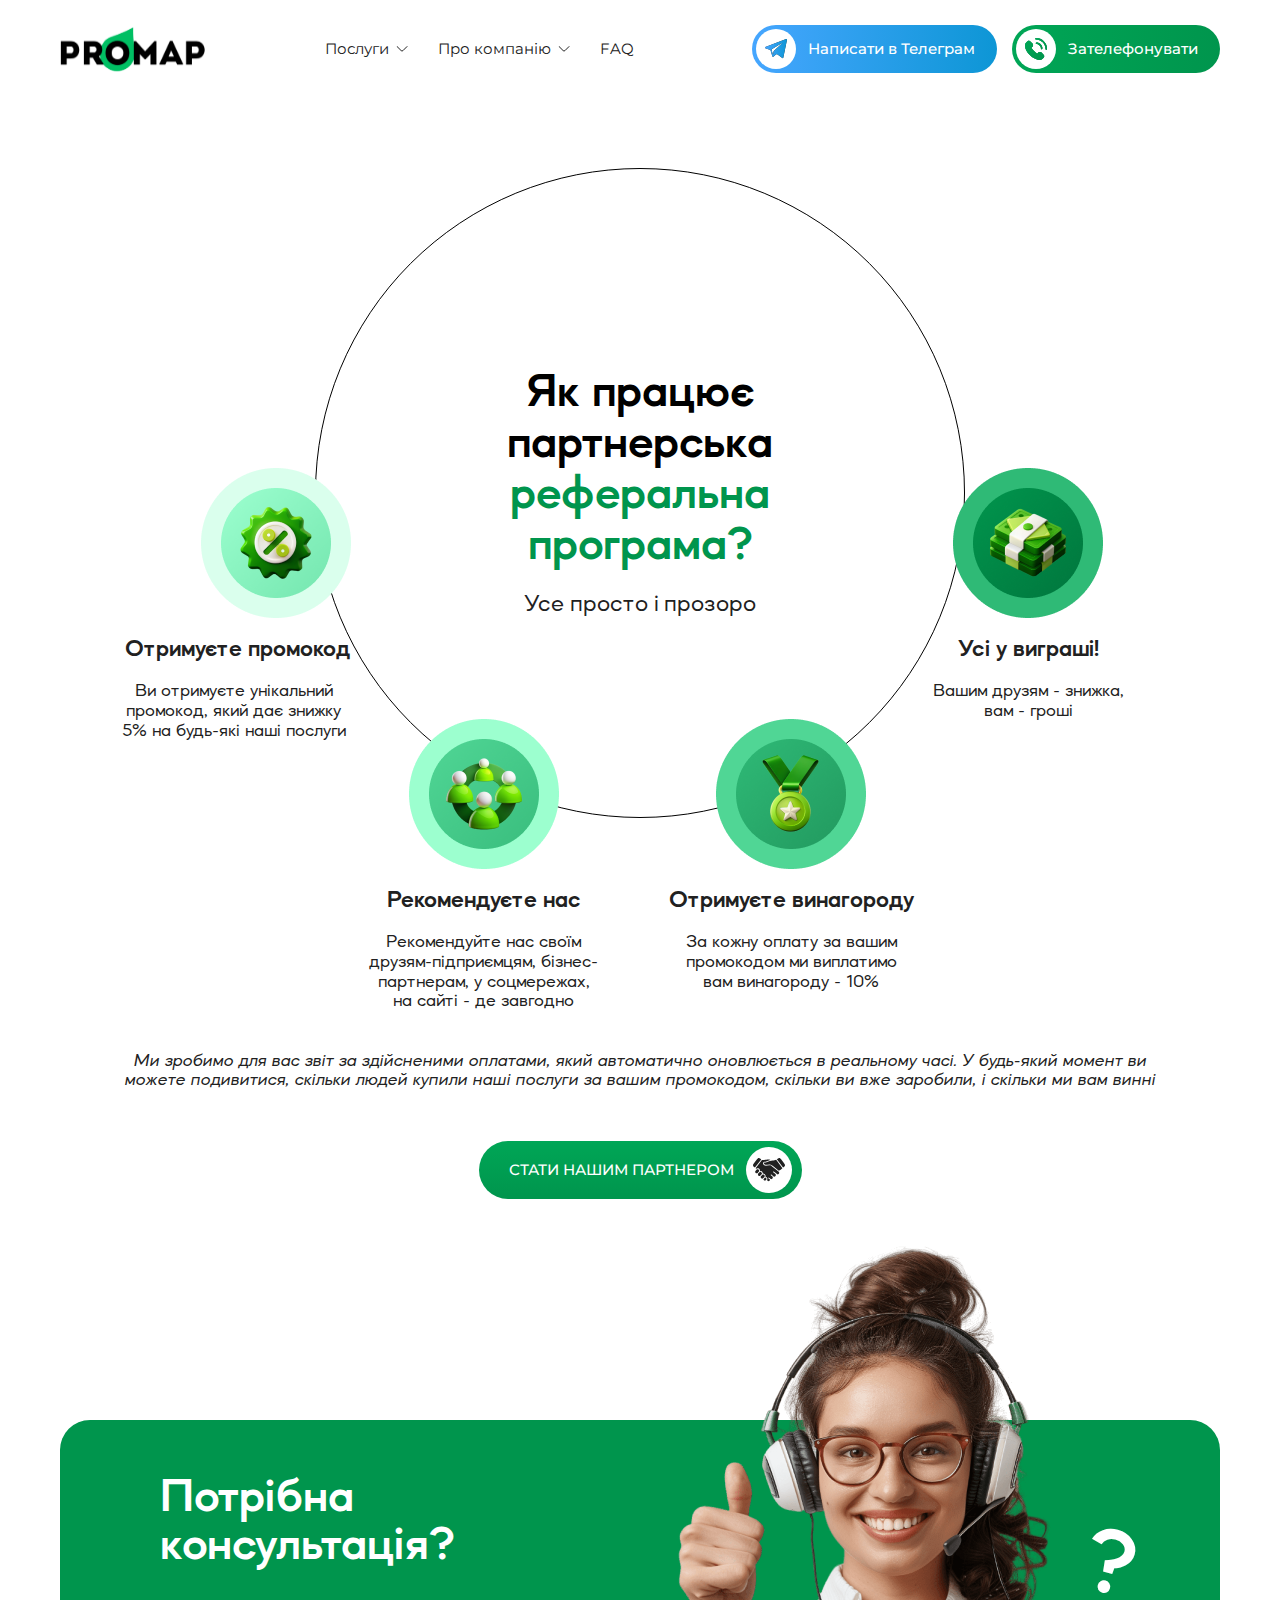
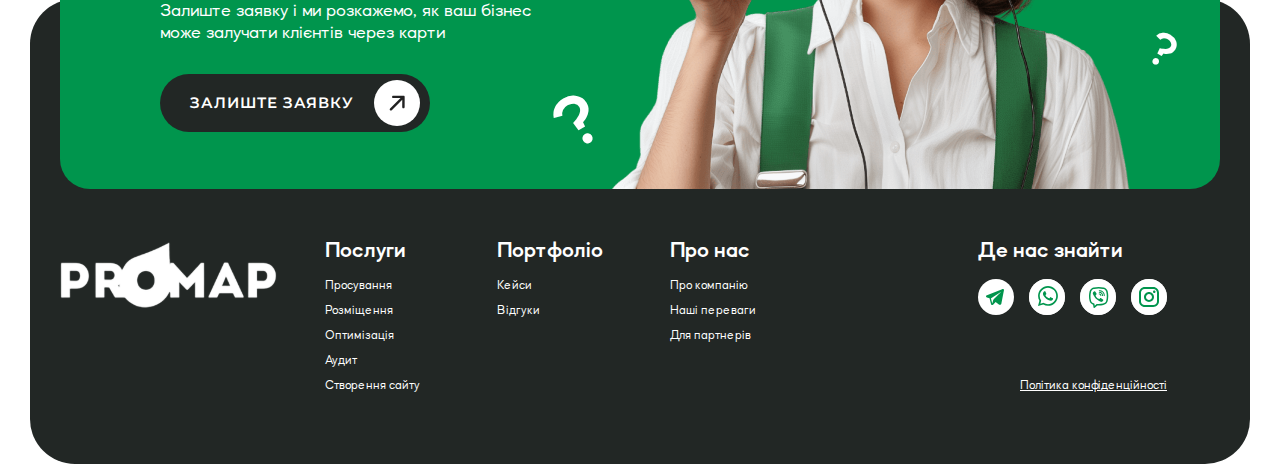
<file: referal.html>
<!DOCTYPE html>
<html lang="en">
<head>
    <meta charset="UTF-8">
    <meta name="viewport" content="width=device-width, initial-scale=1.0">
    <link rel="preconnect" href="https://fonts.googleapis.com">
    <link rel="preconnect" href="https://fonts.gstatic.com" crossorigin>
    <link rel="stylesheet" href="styles/fonts.css">
    <link rel="stylesheet" href="styles/styles.css">
    <link rel="stylesheet" href="styles/referal.css">
    <script
    src="https://code.jquery.com/jquery-3.7.1.js"
    integrity="sha256-eKhayi8LEQwp4NKxN+CfCh+3qOVUtJn3QNZ0TciWLP4="
    crossorigin="anonymous"></script>
     <link href="https://fonts.googleapis.com/css2?family=Montserrat:ital,wght@0,100..900;1,100..900&display=swap" rel="stylesheet">
    <link
        rel="stylesheet"
        href="https://cdn.jsdelivr.net/npm/swiper@11/swiper-bundle.min.css"
        />
    <title>PROMAP</title>
</head>
<body>
    <div class="wrapper">
        <div class="burger__container">
            <div class="burger__menu">
                <span></span>
                <span></span>
                <span></span>
            </div>
            <div class="burger__overlay"></div>
            <nav class="burger__side-menu">
                <div class="burger__logo">
                    <img src="./images/common/logo-white.svg" alt="">
                </div>
                <div class="burger__links">
                    <div class="burger__submenu">
                        <span>Послуги</span>
                        <ul>
                            <li><a href="./profile-service.html">Розміщення</a></li>
                            <li><a href="./promotion-service.html">Просування</a></li>
                            <li><a href="./optimization-service.html">Оптимізація</a></li>
                            <li><a href="./audit-service.html">Створення сайту</a></li>
                        </ul>
                    </div>
                    <div class="burger__submenu">
                        <span>Про компанію</span>
                        <ul>
                            <li><a href="./about-us.html">Про нас</a></li>
                            <li><a href="./reviews.html">Відгуки</a></li>
                            <li><a href="./cases.html">Кейси</a></li>
                            <li><a href="./contacts.html">Контакти</a></li>
                            <li><a href="./referal.html">Партнерська програма</a></li>
                        </ul>
                    </div>
                    <div class="burger__submenu">
                        <a href="./faq.html"><span>FAQ</span></a>
                       
                    </div>
                </div>
                <div class="burger__contacts">
                    <p>Зв’затись з нами</p>
                    <div class="burger__contacts-list contacts__list">
                        <a href="https://t.me/naguirna" target="_blank" class="burger__contact contact__item">
                            <img src="./images/common/contact-tg.svg" alt="">
                        </a>
                        <a href="https://wa.me/380997032183" target="_blank" class="burger__contact contact__item">
                            <img src="./images/common/contact-ws.svg" alt="">
                        </a>
                        <a href="viber://chat?number=380997032183/" target="_blank" class="burger__contact contact__item">
                            <img src="./images/common/contact-viber.svg" alt="">
                        </a>
                        <a href="https://www.instagram.com/pro.map_" target="_blank" class="burger__contact contact__item">
                            <img src="./images/common/contact-instagram.svg" alt="">
                        </a>
                    </div>
                </div>
                <button class="button burger__button open-form">
                    Залишити заявку
                </button>

                
            </nav>
        </div>
        
        <div class="header">
            <div class="header__container _container">
                <a href="./index.html">
                    <div class="header__logo logo _ibg">
                        <img src="./images/common/logo.svg" alt="logo">
                    </div>
                </a>
              
                <nav class="header__menu">
                    <ul class="header__menu-list">
                        <li class="header__menu-item">
                            <span>Послуги <img src="./images/common/header-menu__icon.svg" alt="" class="header__menu-icon"></span>
                            <div class="submenu__wrapper">
                                <ul class="submenu">
                                    <div class="submenu__hill">
                                        <img src="./images/common/submenu-hill.svg" alt="">
                                    </div>
                                    <li class="submenu__item">
                                        <a href="./profile-service.html">Розміщення</a>
                                    </li>
                                    <li class="submenu__item">
                                        <a href="./optimization-service.html">Оптимізація</a>
                                    </li>
                                    <li class="submenu__item">
                                        <a href="./audit-service.html">Аудит</a>
                                    </li>
                                    <li class="submenu__item">
                                        <a href="./promotion-service.html">Просування</a>
                                    </li>
                                    <li class="submenu__item">
                                        <a href="">Створення&nbspсайту</a>
                                    </li>
                                </ul>
                            </div>
                         
                        </li>
                        <li class="header__menu-item">
                            <span>Про компанію <img src="./images/common/header-menu__icon.svg" alt="" class="header__menu-icon"></span>
                            <div class="submenu__wrapper">
                                <ul class="submenu">
                                    <div class="submenu__hill">
                                        <img src="./images/common/submenu-hill.svg" alt="">
                                    </div>
                                    <li class="submenu__item">
                                        <a href="./about-us.html">Про нас</a>
                                    </li>
                                    <li class="submenu__item">
                                        <a href="./reviews.html">Відгуки</a>
                                    </li>
                                    <li class="submenu__item">
                                        <a href="./cases.html">Кейси</a>
                                    </li>
                                    <li class="submenu__item">
                                        <a href="./contacts.html">Контакти</a>
                                    </li>
                                    <li class="submenu__item">
                                        <a href="./referal.html">Партнерська
                                            програма</a>
                                    </li>
                                </ul>
                            </div>
                        </li>
                        <li class="header__menu-item">
                            <a href="./faq.html">FAQ</a>
                        </li>
                    </ul>
                </nav>
                <div class="header__contacts">
                    <a class="header__contact" href="https://t.me/naguirna" target="_blank">
                        <!-- <a href=""></a> -->
                        <div class="button button-blue header__contact-button">
                            <div class="button__icon">
                                <img src="./images/common/tg-icon-blue.svg" alt="">
                            </div>
                            <span class="button__text">
                                Написати в Телеграм
                            </span>
                        </div>
                         <div class="button button-blue header__contact-button header__contact-button-m">
                            <div class="button__icon">
                                <img src="./images/common/tg-icon-white.svg" alt="">
                            </div>
                        </div>
                    </a>
                    <a class="header__contact" href="tel:+380997032183">
                        <div class="button button-green header__contact-button">
                            <div class="button__icon">
                                <img src="./images/common/phone-icon-green.svg" alt="">
                            </div>
                            <span class="button__text">
                                Зателефонувати
                            </span>
                        </div>
                          <div class="button button-green header__contact-button header__contact-button-m">
                            <div class="button__icon">
                                <img src="./images/common/phone-icon-white.svg" alt="">
                            </div>
                        </div>
                    </a>
                </div>
            </div>
        </div>
        <div class="main">
            <div class="referal">
                <div class="referal__container _container">
                    <div class="referal__circle">
                        <h2 class="referal__heading heading">
                            Як працює
                            партнерська
                            <span>
                                реферальна
                                програма?
                            </span>
                        </h2>
                        <p>Усе просто і прозоро</p>
                        <div class="referal__items">
                            <div class="referal__item">
                                <div class="referal__icon">
                                    <img src="./images/referal/referal-icon-1.png" alt="">
                                </div>
                                <p class="referal__item-name">Отримуєте промокод</p>
                                <p class="referal__item-description">
                                    Ви отримуєте унікальний промокод, який дає знижку 5% на будь-які наші послуги
                                </p>
                            </div>
                        
                        
                            <div class="referal__item">
                                <div class="referal__icon">
                                    <img src="./images/referal/referal-icon-2.png" alt="">
                                </div>
                                <p class="referal__item-name">Рекомендуєте нас</p>
                                <p class="referal__item-description">
                                    Рекомендуйте нас своїм друзям-підприємцям, бізнес-партнерам, у соцмережах, на сайті - де завгодно
                                </p>
                            </div>
                        
                       
                            <div class="referal__item">
                                <div class="referal__icon">
                                    <img src="./images/referal/referal-icon-3.png" alt="">
                                </div>
                                <p class="referal__item-name">Отримуєте винагороду</p>
                                <p class="referal__item-description">
                                    За кожну оплату за вашим промокодом ми виплатимо вам винагороду - 10%
                                </p>
                            
                            </div>
                      
                            <div class="referal__item">
                                <div class="referal__icon">
                                    <img src="./images/referal/referal-icon-4.png" alt="">
                                </div>
                                <p class="referal__item-name">Усі у виграші!</p>
                                <p class="referal__item-description">
                                    Вашим друзям - знижка,<br>
                                    вам - гроші
                                </p>
                            </div>
                        </div>
                    </div>
                    <div class="referal__items referal__items_m">
                        <div class="referal__item">
                            <div class="referal__icon">
                                <img src="./images/referal/referal-icon-1.png" alt="">
                            </div>
                            <p class="referal__item-name">Отримуєте промокод</p>
                            <p class="referal__item-description">
                                Ви отримуєте унікальний промокод, який дає знижку 5% на будь-які наші послуги
                            </p>
                        </div>
                    
                    
                        <div class="referal__item">
                            <div class="referal__icon">
                                <img src="./images/referal/referal-icon-2.png" alt="">
                            </div>
                            <p class="referal__item-name">Рекомендуєте нас</p>
                            <p class="referal__item-description">
                                Рекомендуйте нас своїм друзям-підприємцям, бізнес-партнерам, у соцмережах, на сайті - де завгодно
                            </p>
                        </div>
                    
                   
                        <div class="referal__item">
                            <div class="referal__icon">
                                <img src="./images/referal/referal-icon-3.png" alt="">
                            </div>
                            <p class="referal__item-name">Отримуєте винагороду</p>
                            <p class="referal__item-description">
                                За кожну оплату за вашим промокодом ми виплатимо вам винагороду - 10%
                            </p>
                        
                        </div>
                  
                        <div class="referal__item">
                            <div class="referal__icon">
                                <img src="./images/referal/referal-icon-4.png" alt="">
                            </div>
                            <p class="referal__item-name">Усі у виграші!</p>
                            <p class="referal__item-description">
                                Вашим друзям - знижка,<br>
                                вам - гроші
                            </p>
                        </div>
                    </div>
                    <p class="referal__text">
                        Ми зробимо для вас звіт за здійсненими оплатами, який 
                        автоматично оновлюється в реальному часі. У будь-який 
                        момент ви можете подивитися, скільки людей купили наші
                         послуги за вашим промокодом, скільки ви вже заробили, 
                         і скільки ми вам винні
                    </p>
                    <div class="button button-green referal__button button-right">
                        <div class="button__icon">
                            <img src="./images/referal/referal-button-icon.svg" alt="">
                        </div>
                        <span class="button__text">
                            СТАТИ НАШИМ ПАРТНЕРОМ
                        </span>
                    </div>
                </div>
            </div>
        </div>
        <div class="consultation">
            <div class="consultation__container _container">
                <div class="consultation__content">
                    <div class="consultation__title">
                        Потрібна консультація?
                    </div>
                    <div class="consultation__text">
                        Залиште заявку і ми розкажемо, як ваш бізнес
                        може залучати клієнтів через карти
                    </div>
                    <button class="button consultation__button open-form">
                        <span>залиште заявку</span>
                        <div class="button__icon">
                            <img src="./images/common/top-right-arrow.svg" alt="">
                        </div>
                    </button>
                </div>
                <div class="consultation__image">
                    <img src="./images/common/consultation-photo.png" alt="">
                    <img src="./images/common/consultation-photo-m.png" class="mobile" alt="">
                    <div class="consultation__question-mark consultation__question-mark-1">
                        ?
                    </div>
                    <div class="consultation__question-mark consultation__question-mark-2">
                        ?
                    </div>
                    <div class="consultation__question-mark consultation__question-mark-3">
                        ?
                    </div>
                </div>
            </div>
         
        </div>
        <div class="footer">
            <div class="footer__container _container">
                <div class="footer__logo">
                    <img src="./images/common/logo-white.svg" alt="">
                </div>
                <div class="footer__menu">
                    <div class="footer__menu-item">
                        <div class="footer__menu-title">
                            Послуги
                        </div>
                        <div class="footer__menu-links">
                            <a class="footer__menu-link" href="./promotion-service.html">
                                Просування
                            </a>
                            <a class="footer__menu-link" href="./profile-service.html">
                                Розміщення
                            </a>
                            <a class="footer__menu-link" href="./optimization-service.html">
                                Оптимізація
                            </a>
                            <a class="footer__menu-link" href="./audit-service.html">
                                Аудит
                            </a>
                            <a class="footer__menu-link">
                                Створення сайту
                            </a>
                        </div>
                    </div>
                    <div class="footer__menu-item">
                        <div class="footer__menu-title">
                            Портфоліо
                        </div>
                        <div class="footer__menu-links">
                            <a class="footer__menu-link" href="./cases.html">
                                Кейси
                            </a>
                            <a class="footer__menu-link" href="./reviews.html">
                                Відгуки
                            </a>
                        </div>
                    </div>
                    <div class="footer__menu-item">
                        <div class="footer__menu-title">
                            Про нас
                        </div>
                        <div class="footer__menu-links">
                            <a class="footer__menu-link" href="./about-us.html">
                                Про компанію
                            </a>
                            <a class="footer__menu-link" href="./about-us.html">
                                Наші переваги
                            </a>
                            <a class="footer__menu-link" href="./referal.html">
                                Для партнерів
                            </a>
                        </div>
                    </div>
                </div>
                <div class="footer__contacts">
                    <div class="footer__contacts-title">
                        Де нас знайти
                    </div>
                    <div class="footer__contacts-list contacts__list">
                        <a href="https://t.me/naguirna" target="_blank" class="footer__contact contact__item">
                            <img src="./images/common/contact-tg.svg" alt="">
                            <img src="./images/common/contact-tg-hover.svg" alt="">
                        </a>
                        <a href="https://wa.me/380997032183" target="_blank" class="footer__contact">
                            <img src="./images/common/contact-ws.svg" alt="">
                            <img src="./images/common/contact-whatsup-hover.svg" alt="">
                        </a>
                        <a href="viber://chat?number=380997032183" target="_blank" class="footer__contact">
                            <img src="./images/common/contact-viber.svg" alt="">
                            <img src="./images/common/contact-viber-hover.svg" alt="">
                        </a>
                        <a href="https://www.instagram.com/pro.map_" target="_blank" class="footer__contact">
                            <img src="./images/common/contact-instagram.svg" alt="">
                            <img src="./images/common/contact-instagram-hover.svg" alt="">
                        </a>
                    </div>
                </div>
                <a class="footer__politics">
                    Політика конфіденційності
                </a>
            </div>
            
        </div>
    </div>
    <div id="formModal" class="modal">
        <div class="modal__content">
            <div class="modal__image">
                <img src="./images/common/modal-image.jpg" alt="">
            </div>
            <h2 class="heading modal__heading">
                Залиште заявку і з вами
                <span>зв’яжеться наш спеціаліст</span>
            </h2>
            <!-- <span id="closeFormModal" class="close">&times;</span> -->
            <form id="formModalForm">
                <div class="form-group">
                    <label for="name">Ваше Ім’я</label>
                    <input type="text" id="name" name="name" 
                    placeholder="Введіть ваше ім’я" required>
                  </div>
                
                  <!-- Поле с радиокнопками -->
                  <div class="form-group radio-service">
                    <p>Що вас цікавить?</p>
                    <label class="custom-radio">
                      <input type="radio" name="service" value="Розміщення на картах">
                      <span class="radio-btn"></span>
                      Розміщення на картах
                    </label>
                    <label class="custom-radio">
                      <input type="radio" name="service" value="Оптимізація профілю">
                      <span class="radio-btn"></span>
                      Оптимізація профілю
                    </label>
                    <label class="custom-radio">
                        <input type="radio" name="service" value=" Обслуговування профілю">
                        <span class="radio-btn"></span>
                        Обслуговування профілю
                    </label>
                    <label class="custom-radio">
                        <input type="radio" name="service" value="Аудит профілю ">
                        <span class="radio-btn"></span>
                        Аудит профілю 
                    </label>
                    <label class="custom-radio">
                        <input type="radio" name="service" value="Створення сайту">
                        <span class="radio-btn"></span>
                        Створення сайту
                    </label>
                  </div>
    
                  <div class="form-group">
                    <p>Зручний спосіб зв’язку</p>
                    <label class="custom-radio">
                      <input type="radio" name="contact" required value="Телеграм" required>
                      <span class="radio-btn"></span>
                      Телеграм
                    </label>
                    <label class="custom-radio">
                      <input type="radio" name="contact" value="Вайбер">
                      <span class="radio-btn"></span>
                      Вайбер
                    </label>
                    <label class="custom-radio">
                        <input type="radio" name="contact" value="Телефон">
                        <span class="radio-btn"></span>
                        Телефон
                      </label>
                  </div>
                
                  <div class="form-group">
                    <label for="phone" class="phone-label">Ваш номер телефону</label>
                    <input type="text" id="phone-input" name="phone"  required>
                  </div>
                  <div class="personal-checkbox">
                    <input type="checkbox" id="personal-checkbox" name="personal-checkbox" required>
                    <label for="personal-checkbox" class="personal-checkbox-label">
                      <span class="personal-checkbox-icon"><img src="./images/common/checkbox-icon.svg" alt="icon" /></span> <!-- Здесь может быть любая иконка -->
                      <p>Я даю свою <a href=""> згоду </a> на обробку моїх персональних даних</p>
                    </label>
                  </div>
                  <button type="submit" class="button form__button">ЗАЛИШИТИ ЗАЯВКУ</button>
            </form>
            <a href="" class="form__politics">
                Політика конфіденційності
            </a>
        </div>
        </div>
    <script src="https://s3-us-west-2.amazonaws.com/s.cdpn.io/3/jquery.inputmask.bundle.js"></script>
    <script src="scripts/index.js"></script>
</body>
</html>
</file>
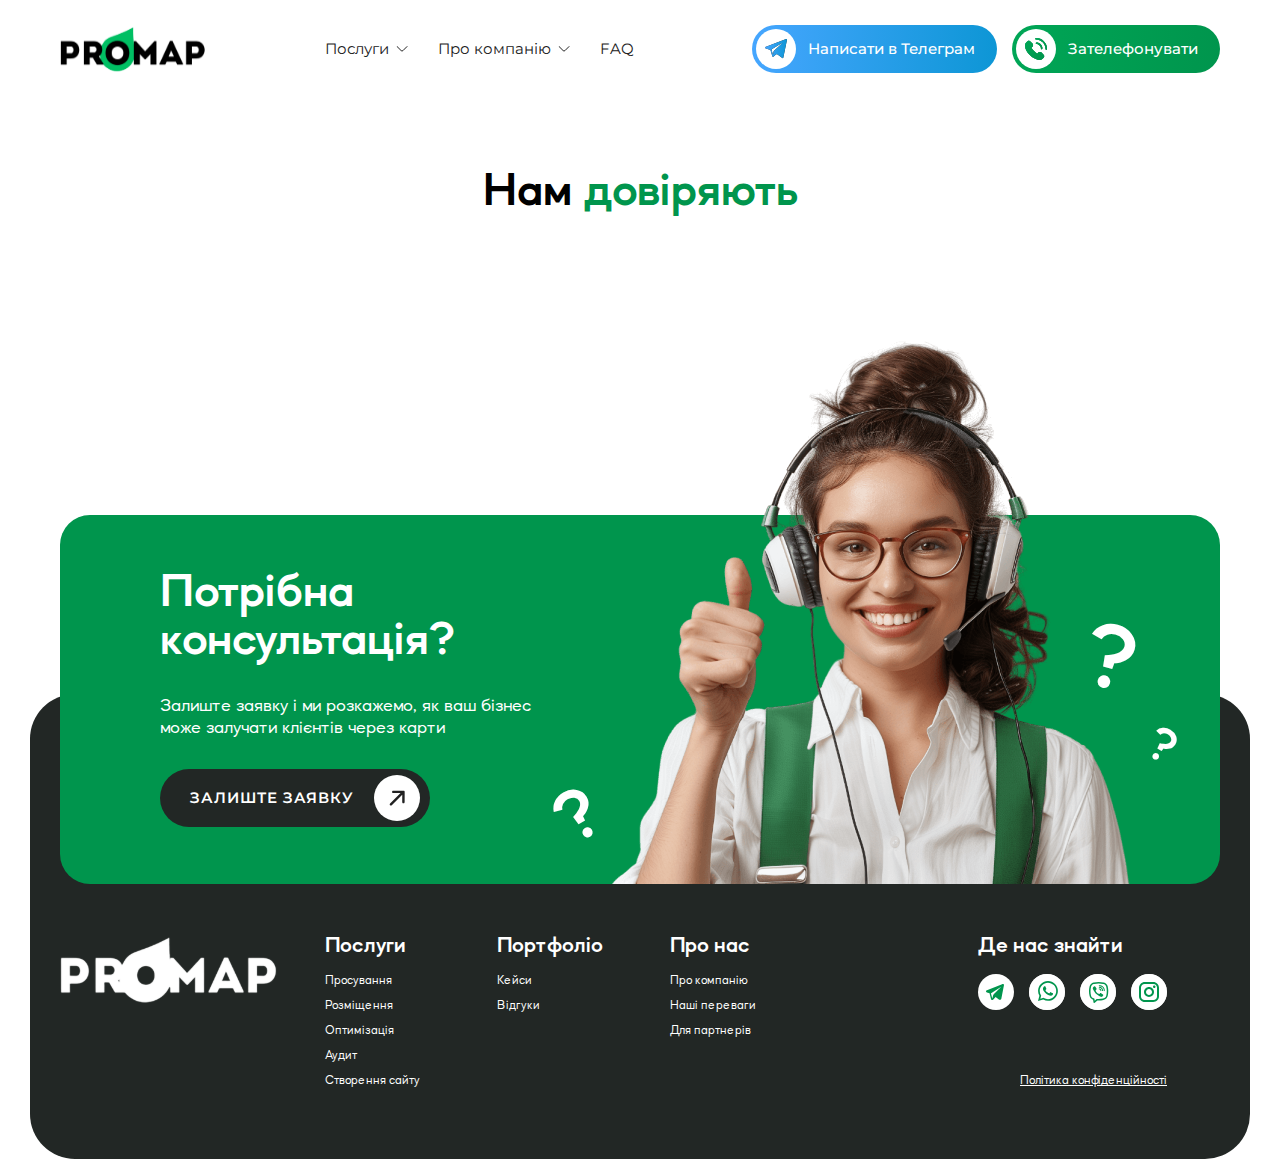
<file: reviews.html>
<!DOCTYPE html>
<html lang="en">
<head>
    <meta charset="UTF-8">
    <meta name="viewport" content="width=device-width, initial-scale=1.0">
    <link rel="preconnect" href="https://fonts.googleapis.com">
    <link rel="preconnect" href="https://fonts.gstatic.com" crossorigin>
    <link rel="stylesheet" href="styles/fonts.css">
    <link rel="stylesheet" href="styles/styles.css">
    <link rel="stylesheet" href="styles/index.css">
    <script
  src="https://code.jquery.com/jquery-3.7.1.js"
  integrity="sha256-eKhayi8LEQwp4NKxN+CfCh+3qOVUtJn3QNZ0TciWLP4="
  crossorigin="anonymous"></script>
    <link href="https://fonts.googleapis.com/css2?family=Montserrat:ital,wght@0,100..900;1,100..900&display=swap" rel="stylesheet">
    <link
        rel="stylesheet"
        href="https://cdn.jsdelivr.net/npm/swiper@11/swiper-bundle.min.css"
        />
    <title>PROMAP</title>
</head>
<body>
    <div class="wrapper">
        <div class="burger__container">
            <div class="burger__menu">
                <span></span>
                <span></span>
                <span></span>
            </div>
            <div class="burger__overlay"></div>
            <nav class="burger__side-menu">
                <div class="burger__logo">
                    <img src="./images/common/logo-white.svg" alt="">
                </div>
                <div class="burger__links">
                    <div class="burger__submenu">
                        <span>Послуги</span>
                        <ul>
                            <li><a href="./profile-service.html">Розміщення</a></li>
                            <li><a href="./promotion-service.html">Просування</a></li>
                            <li><a href="./optimization-service.html">Оптимізація</a></li>
                            <li><a href="./audit-service.html">Створення сайту</a></li>
                        </ul>
                    </div>
                    <div class="burger__submenu">
                        <span>Про компанію</span>
                        <ul>
                            <li><a href="./about-us.html">Про нас</a></li>
                            <li><a href="./reviews.html">Відгуки</a></li>
                            <li><a href="./cases.html">Кейси</a></li>
                            <li><a href="./contacts.html">Контакти</a></li>
                            <li><a href="./referal.html">Партнерська програма</a></li>
                        </ul>
                    </div>
                    <div class="burger__submenu">
                        <a href="./faq.html"><span>FAQ</span></a>
                       
                    </div>
                </div>
                <div class="burger__contacts">
                    <p>Зв’затись з нами</p>
                    <div class="burger__contacts-list contacts__list">
                        <a href="https://t.me/naguirna" target="_blank" class="burger__contact contact__item">
                            <img src="./images/common/contact-tg.svg" alt="">
                        </a>
                        <a href="https://wa.me/380997032183" target="_blank" class="burger__contact contact__item">
                            <img src="./images/common/contact-ws.svg" alt="">
                        </a>
                        <a href="viber://chat?number=380997032183/" target="_blank" class="burger__contact contact__item">
                            <img src="./images/common/contact-viber.svg" alt="">
                        </a>
                        <a href="https://www.instagram.com/pro.map_" target="_blank" class="burger__contact contact__item">
                            <img src="./images/common/contact-instagram.svg" alt="">
                        </a>
                    </div>
                </div>
                <button class="button burger__button open-form">
                    Залишити заявку
                </button>

                
            </nav>
        </div>
        
        <div class="header">
            <div class="header__container _container">
                <a href="./index.html">
                    <div class="header__logo logo _ibg">
                        <img src="./images/common/logo.svg" alt="logo">
                    </div>
                </a>
              
                <nav class="header__menu">
                    <ul class="header__menu-list">
                        <li class="header__menu-item">
                            <span>Послуги <img src="./images/common/header-menu__icon.svg" alt="" class="header__menu-icon"></span>
                            <div class="submenu__wrapper">
                                <ul class="submenu">
                                    <div class="submenu__hill">
                                        <img src="./images/common/submenu-hill.svg" alt="">
                                    </div>
                                    <li class="submenu__item">
                                        <a href="./profile-service.html">Розміщення</a>
                                    </li>
                                    <li class="submenu__item">
                                        <a href="./optimization-service.html">Оптимізація</a>
                                    </li>
                                    <li class="submenu__item">
                                        <a href="./audit-service.html">Аудит</a>
                                    </li>
                                    <li class="submenu__item">
                                        <a href="./promotion-service.html">Просування</a>
                                    </li>
                                    <li class="submenu__item">
                                        <a href="">Створення&nbspсайту</a>
                                    </li>
                                </ul>
                            </div>
                         
                        </li>
                        <li class="header__menu-item">
                            <span>Про компанію <img src="./images/common/header-menu__icon.svg" alt="" class="header__menu-icon"></span>
                            <div class="submenu__wrapper">
                                <ul class="submenu">
                                    <div class="submenu__hill">
                                        <img src="./images/common/submenu-hill.svg" alt="">
                                    </div>
                                    <li class="submenu__item">
                                        <a href="./about-us.html">Про нас</a>
                                    </li>
                                    <li class="submenu__item">
                                        <a href="./reviews.html">Відгуки</a>
                                    </li>
                                    <li class="submenu__item">
                                        <a href="./cases.html">Кейси</a>
                                    </li>
                                    <li class="submenu__item">
                                        <a href="./contacts.html">Контакти</a>
                                    </li>
                                    <li class="submenu__item">
                                        <a href="./referal.html">Партнерська
                                            програма</a>
                                    </li>
                                </ul>
                            </div>
                        </li>
                        <li class="header__menu-item">
                            <a href="./faq.html">FAQ</a>
                        </li>
                    </ul>
                </nav>
                <div class="header__contacts">
                    <a class="header__contact" href="https://t.me/naguirna" target="_blank">
                        <!-- <a href=""></a> -->
                        <div class="button button-blue header__contact-button">
                            <div class="button__icon">
                                <img src="./images/common/tg-icon-blue.svg" alt="">
                            </div>
                            <span class="button__text">
                                Написати в Телеграм
                            </span>
                        </div>
                         <div class="button button-blue header__contact-button header__contact-button-m">
                            <div class="button__icon">
                                <img src="./images/common/tg-icon-white.svg" alt="">
                            </div>
                        </div>
                    </a>
                    <a class="header__contact" href="tel:+380997032183">
                        <div class="button button-green header__contact-button">
                            <div class="button__icon">
                                <img src="./images/common/phone-icon-green.svg" alt="">
                            </div>
                            <span class="button__text">
                                Зателефонувати
                            </span>
                        </div>
                          <div class="button button-green header__contact-button header__contact-button-m">
                            <div class="button__icon">
                                <img src="./images/common/phone-icon-white.svg" alt="">
                            </div>
                        </div>
                    </a>
                </div>
            </div>
        </div>
        <div class="main">
          

            <div class="documents">
                <div class="documents__container _container">
                    <div class="heading documents__heading">
                        Нам <span>довіряють</span>
                    </div>
                    <div class="documents__swiper-outer">
                        <div class="swiper documents__swiper">

                            <div class="swiper-wrapper documents__swiper-wrapper">
                              
                              <div class="swiper-slide documents__swiper-slide">
                                <div class="documents__slider-content">
                                    <img src="./images/main-page/documents-1.jpg" alt="">
                                </div>
                              </div>
                              <div class="swiper-slide documents__swiper-slide">
                                <div class="documents__slider-content">
                                    <img src="./images/main-page/documents-2.jpg" alt="">
                                </div>
                              </div>
                              <div class="swiper-slide documents__swiper-slide">
                                <div class="documents__slider-content">
                                    <img src="./images/main-page/documents-3.jpg" alt="">
                                </div>
                              </div>
                            </div>
                          
                        </div>
                        <div class="swiper-button-prev documents__swiper-button-prev">
                            <img src="./images/main-page/slider-arrow-green.svg" alt="">
                          </div>
                          <div class="swiper-button-next documents__swiper-button-next">
                            <img src="./images/main-page/slider-arrow-green.svg" alt="">
                          </div>
                    </div>
                   
                    
                </div>
            </div>
            
        </div>
        <div class="consultation">
            <div class="consultation__container _container">
                <div class="consultation__content">
                    <div class="consultation__title">
                        Потрібна консультація?
                    </div>
                    <div class="consultation__text">
                        Залиште заявку і ми розкажемо, як ваш бізнес
                        може залучати клієнтів через карти
                    </div>
                    <button class="button consultation__button open-form">
                        <span>залиште заявку</span>
                        <div class="button__icon">
                            <img src="./images/common/top-right-arrow.svg" alt="">
                        </div>
                    </button>
                </div>
                <div class="consultation__image">
                    <img src="./images/common/consultation-photo.png" alt="">
                    <img src="./images/common/consultation-photo-m.png" class="mobile" alt="">
                    <div class="consultation__question-mark consultation__question-mark-1">
                        ?
                    </div>
                    <div class="consultation__question-mark consultation__question-mark-2">
                        ?
                    </div>
                    <div class="consultation__question-mark consultation__question-mark-3">
                        ?
                    </div>
                </div>
            </div>
         
        </div>
        <div class="footer">
            <div class="footer__container _container">
                <div class="footer__logo">
                    <img src="./images/common/logo-white.svg" alt="">
                </div>
                <div class="footer__menu">
                    <div class="footer__menu-item">
                        <div class="footer__menu-title">
                            Послуги
                        </div>
                        <div class="footer__menu-links">
                            <a class="footer__menu-link" href="./promotion-service.html">
                                Просування
                            </a>
                            <a class="footer__menu-link" href="./profile-service.html">
                                Розміщення
                            </a>
                            <a class="footer__menu-link" href="./optimization-service.html">
                                Оптимізація
                            </a>
                            <a class="footer__menu-link" href="./audit-service.html">
                                Аудит
                            </a>
                            <a class="footer__menu-link">
                                Створення сайту
                            </a>
                        </div>
                    </div>
                    <div class="footer__menu-item">
                        <div class="footer__menu-title">
                            Портфоліо
                        </div>
                        <div class="footer__menu-links">
                            <a class="footer__menu-link" href="./cases.html">
                                Кейси
                            </a>
                            <a class="footer__menu-link" href="./reviews.html">
                                Відгуки
                            </a>
                        </div>
                    </div>
                    <div class="footer__menu-item">
                        <div class="footer__menu-title">
                            Про нас
                        </div>
                        <div class="footer__menu-links">
                            <a class="footer__menu-link" href="./about-us.html">
                                Про компанію
                            </a>
                            <a class="footer__menu-link" href="./about-us.html">
                                Наші переваги
                            </a>
                            <a class="footer__menu-link" href="./referal.html">
                                Для партнерів
                            </a>
                        </div>
                    </div>
                </div>
                <div class="footer__contacts">
                    <div class="footer__contacts-title">
                        Де нас знайти
                    </div>
                    <div class="footer__contacts-list contacts__list">
                        <a href="https://t.me/naguirna" target="_blank" class="footer__contact contact__item">
                            <img src="./images/common/contact-tg.svg" alt="">
                            <img src="./images/common/contact-tg-hover.svg" alt="">
                        </a>
                        <a href="https://wa.me/380997032183" target="_blank" class="footer__contact">
                            <img src="./images/common/contact-ws.svg" alt="">
                            <img src="./images/common/contact-whatsup-hover.svg" alt="">
                        </a>
                        <a href="viber://chat?number=380997032183" target="_blank" class="footer__contact">
                            <img src="./images/common/contact-viber.svg" alt="">
                            <img src="./images/common/contact-viber-hover.svg" alt="">
                        </a>
                        <a href="https://www.instagram.com/pro.map_" target="_blank" class="footer__contact">
                            <img src="./images/common/contact-instagram.svg" alt="">
                            <img src="./images/common/contact-instagram-hover.svg" alt="">
                        </a>
                    </div>
                </div>
                <a class="footer__politics">
                    Політика конфіденційності
                </a>
            </div>
            
        </div>
    </div>

    
    <div id="formModal" class="modal">
        <div class="modal__content">
            <div class="modal__image">
                <img src="./images/common/modal-image.jpg" alt="">
            </div>
            <h2 class="heading modal__heading">
                Залиште заявку і з вами
                <span>зв’яжеться наш спеціаліст</span>
            </h2>
            <!-- <span id="closeFormModal" class="close">&times;</span> -->
            <form id="formModalForm">
                <div class="form-group">
                    <label for="name">Ваше Ім’я</label>
                    <input type="text" id="name" name="name" 
                    placeholder="Введіть ваше ім’я" required>
                  </div>
                
                  <!-- Поле с радиокнопками -->
                  <div class="form-group radio-service">
                    <p>Що вас цікавить?</p>
                    <label class="custom-radio">
                      <input type="radio" name="service" value="Розміщення на картах">
                      <span class="radio-btn"></span>
                      Розміщення на картах
                    </label>
                    <label class="custom-radio">
                      <input type="radio" name="service" value="Оптимізація профілю">
                      <span class="radio-btn"></span>
                      Оптимізація профілю
                    </label>
                    <label class="custom-radio">
                        <input type="radio" name="service" value=" Обслуговування профілю">
                        <span class="radio-btn"></span>
                        Обслуговування профілю
                    </label>
                    <label class="custom-radio">
                        <input type="radio" name="service" value="Аудит профілю ">
                        <span class="radio-btn"></span>
                        Аудит профілю 
                    </label>
                    <label class="custom-radio">
                        <input type="radio" name="service" value="Створення сайту">
                        <span class="radio-btn"></span>
                        Створення сайту
                    </label>
                  </div>
    
                  <div class="form-group">
                    <p>Зручний спосіб зв’язку</p>
                    <label class="custom-radio">
                      <input type="radio" name="contact" required value="Телеграм" required>
                      <span class="radio-btn"></span>
                      Телеграм
                    </label>
                    <label class="custom-radio">
                      <input type="radio" name="contact" value="Вайбер">
                      <span class="radio-btn"></span>
                      Вайбер
                    </label>
                    <label class="custom-radio">
                        <input type="radio" name="contact" value="Телефон">
                        <span class="radio-btn"></span>
                        Телефон
                      </label>
                  </div>
                
                  <div class="form-group">
                    <label for="phone" class="phone-label">Ваш номер телефону</label>
                    <input type="text" id="phone-input" name="phone"  required>
                  </div>
                  <div class="personal-checkbox">
                    <input type="checkbox" id="personal-checkbox" name="personal-checkbox" required>
                    <label for="personal-checkbox" class="personal-checkbox-label">
                      <span class="personal-checkbox-icon"><img src="./images/common/checkbox-icon.svg" alt="icon" /></span> <!-- Здесь может быть любая иконка -->
                      <p>Я даю свою <a href=""> згоду </a> на обробку моїх персональних даних</p>
                    </label>
                  </div>
                  <button type="submit" class="button form__button">ЗАЛИШИТИ ЗАЯВКУ</button>
            </form>
            <a href="" class="form__politics">
                Політика конфіденційності
            </a>
        </div>
        </div>
    <script src="https://s3-us-west-2.amazonaws.com/s.cdpn.io/3/jquery.inputmask.bundle.js"></script>
    <script src="https://cdn.jsdelivr.net/npm/swiper@11/swiper-bundle.min.js"></script>
    <script src="scripts/sliders.js"></script>
    <script src="scripts/index.js"></script>
</body>
</html>
</file>
<file: styles/fonts.css>
@font-face {
    font-family: 'Mazzard';
    src: url('../fonts/MazzardM-Light.woff2') format('woff2');
    font-weight: 300;
    font-style: normal;
}

@font-face {
    font-family: 'Mazzard';
    src: url('../fonts/MazzardM-Regular.woff2') format('woff2');
    font-weight: 400;
    font-style: normal;
}

@font-face {
    font-family: 'Mazzard';
    src: url('../fonts/MazzardM-Medium.woff2') format('woff2');
    font-weight: 500;
    font-style: normal;
}

@font-face {
    font-family: 'Mazzard';
    src: url('../fonts/MazzardM-SemiBold.woff2') format('woff2');
    font-weight: 600;
    font-style: normal;
}

@font-face {
    font-family: 'Mazzard';
    src: url('../fonts/MazzardM-Bold.woff2') format('woff2');
    font-weight: 700;
    font-style: normal;
}


@font-face {
    font-family: 'Mazzard';
    src: url('../fonts/MazzardM-Italic.woff2') format('woff2');
    font-weight: 400;
    font-style: italic;
}

@font-face {
    font-family: 'Gilroy';
    src: url('../fonts/Gilroy-Regular.woff') format('woff');
    font-weight: 400;
    font-style: normal;
}

@font-face {
    font-family: 'Gilroy';
    src: url('../fonts/Gilroy-SemiBold.woff') format('woff');
    font-weight: 600;
    font-style: normal;
}

@font-face {
    font-family: 'Bebas';
    src: url('../fonts/BebasNeueRegular.woff') format('woff');
    font-weight: 400;
    font-style: normal;
}

@font-face {
    font-family: 'Bebas';
    src: url('../fonts/BebasNeueBold.woff') format('woff');
    font-weight: 700;
    font-style: normal;
}
</file>
<file: styles/styles.css>
:root {
    --text-color: rgba(87, 87, 86, 1);
    --text-color-dark: #212121;
    --color-green: #00954D;
}

*,
::before,
::after{
    padding: 0;
    margin: 0;
    border: 0;
    box-sizing: border-box;
}

a{
    text-decoration: none;
    color:inherit;
    cursor: pointer;
}
ul, ol, li{
    list-style: none;
}

img{
    vertical-align: top;
}

h1, h2, h3, h4, h5, h6{
    font-weight: inherit;
    font-size: inherit;
}

html, body{
    height: 100%;
    line-height: 1;
   
    color: var(--text-color);
    font-family: Mazzard;
    font-weight: 400;
    background: #ffffff;
}

html{
    font-size: 0.9375vw;
}

@media(min-width: 1920px){
    html{
        font-size: 18px;
    }
}

@media(max-width: 480px){
    html{
        font-size: 4.5vw;
    }
    
}

body.lock-scroll {
    overflow: hidden;
}

.wrapper{
    min-height: 100%;
    overflow: hidden;
    display: flex;
    flex-direction: column;
}

._container{
    max-width: 1220px;
    margin: 0px auto;
    padding: 0 30px;
    
}

@media(max-width: 480px){
    ._container{
        padding: 0 20px;
    }
}

._ibg{
    position: relative;
}

._ibg img{
    position: absolute;
    width: 100%;
    height: 100%;
    top: 0;
    left:0;
    object-fit: cover;
}

.tablet{
    display: none;
}

@media(max-width: 768px){
    .tablet{
        display: block;
    }
}



.logo{

}

.logo img{
    max-width: 100%;
 }

@media(max-width: 768px){
    .header__logo.logo{
       min-width: 148px;
       width: 148px;
       height: 48px;
    }
}

.button{
    border-radius: 3.16rem;
    display: flex;
    justify-content: space-between;
    align-items: center;
    gap: 1rem;
    padding: 4px 22px 4px 4px;
    font-family: 'Montserrat';
    font-size: 15px;
    font-weight: 500;
    line-height: 1.33;
    cursor: pointer;
}

.button__icon{
    border-radius: 100%;
    width: 40px;
    height: 40px;
    display: flex;
    justify-content: center;
    align-items: center;
    background-color: white;
}

.button__text{
    color: white;
    text-wrap: nowrap;
}

.button-blue{
    background: linear-gradient(92.31deg, #46A6FF 0%, #0D96D5 100%);
}

.button-green{
    background: linear-gradient(272.85deg, #00954D 0%, #00A656 100%);
}

.button-right{
    flex-direction: row-reverse;
}

.heading{
    font-size: 48px;
    line-height: 1.0625;
    text-align: center;
    font-family: 'Mazzard';
    font-weight: 600;
    color: black;
}

.heading span{
    color: var(--color-green);
}

@media(max-width: 1024px){
    .heading{
        font-size: 38px;
    }
}

@media(max-width: 480px){
    .heading{
        font-size: 30px;
        line-height: 1.1;
    }
}

/* HEADER */

.header{
    padding: 25px 0;
    z-index: 100;
    position: relative;
}


.header__container{
    display: flex;
    justify-content: space-between;
    align-items: center;
    position: relative;
    z-index: 100;
}

.header__logo{
    width: 12.2rem;
    height: 3.94rem;
}

.header__menu{
    /* z-index: ; */
    position: relative;
    z-index: 100;
}

.header__menu-list{
    display: flex;
    gap: 2.5rem;
    color: rgba(33, 33, 33, 1);
}

.header__menu-item{
    font-size: 15px;
    line-height: 1.33;
    font-family: 'Montserrat';
    position: relative;
    cursor: pointer;
   
}



.header__contacts{
    display: flex;
    gap: 1.27rem;
}

.header__contact{
    
}

.header__contact-button.button-blue:hover{
    background: linear-gradient(92deg, #237DD1 0%, #096F9F 100%);
    
}

.button-green:hover{
    background: linear-gradient(0deg, #006735 0%, #008D49 100%), linear-gradient(273deg, #00954D 0%, #00A656 100%), linear-gradient(92deg, #0ED475 0%, #00BF63 100%), #D9D9D9;
    
}


.header__contact-button-m{
    display: none;
   padding: 0;
   width: fit-content;
}

.header__contact-button-m .button-blue{
    background: linear-gradient(92.31deg, #46A6FF 0%, #0D96D5 100%);
}

.header__contact-button-m .button-green{
    background: linear-gradient(311.05deg, #00954D 2.03%, #00A656 102.58%);
}

.header__contact-button-m .button__icon{
    background-color: transparent;
    display: flex;
    justify-content: center;
    align-items: center;
    border-radius: 100px;
}

.header__menu-item:hover .submenu__wrapper{
    display: flex;
    animation: fadeIn 0.3s ease-in-out;
}

.header__menu-icon{
    transform: rotate(180deg);
    transition: all 0.3s ease-out;
}

.header__menu-item:hover .header__menu-icon{
    transform: rotate(0);
   
}

.header__menu-item span{
    display: flex;
    align-items: center;
    gap: 7px
}

@keyframes fadeIn {
    from {
      opacity: 0;
      /* transform: translateY(-10px); */
    }
    to {
      opacity: 1;
      /* transform: translateY(0); */
    }
  }


.submenu__wrapper{
    padding-top: 10px;
    display: none;
    position: absolute;
    left: 50%;
    transform: translateX(-50%);
    z-index: 20;
    width: 95px;
}
  
.submenu{
    position: relative;
    box-shadow: 0px 0px 15px rgba(87, 87, 86, 0.10);
    padding: 14px 10px;
   
    border-radius: 10px;
    display: flex;
    flex-direction: column;
    gap: 8px;
    
    background-color: white;
 
}

.submenu__item{
    font-size: 13px;
    text-align: center;
    color: #737373;
   
    /* text-wrap: nowrap; */
}

.submenu__item:hover{
    color: var(--color-green)
}



.submenu__hill{
    width: 100%;
    position: absolute;
    top: -5px;
    left: 50%;
    transform: translateX(-50%);
    width: 20px;
    height: 5px;

}

.submenu__hill img{
    width: 100%;
}

@media(max-width: 967px){
    .header__contact-button{
        display: none;
    }

    .header__contact-button-m{
        display: block;
    }
}


@media(max-width: 768px){
    .header{
        padding: 9px 0 15px;
    }
    .header__menu{
        display: none;
    }
    .header__contacts{
        display: none;
    }
}


.swiper-button-next::after,
.swiper-button-prev::after {
    display: none;
}




/* FOOTER CONSULTATION */
.footer{

}

.consultation{
    color: white;
    padding: 180px 60px 0;
    overflow: hidden;
    margin-top: -29px;
}

.consultation__container{
    background-color: var(--color-green);
    border-radius: 30px;
    padding: 55px 0 57px 100px;
    position: relative;
    max-width: 1160px;
}

.consultation__content{

}

.consultation__title{
    font-size: 48px;
    font-weight: 600;
    max-width: 294px;
}

.consultation__text{
    font-size: 18px;
    line-height: 1.2;
    max-width: 380px;
    margin-top: 30px;
}

.consultation__button{
    background-color: #222725;
    color: white;
    padding: 6px 10px 6px 30px;
    font-size: 15px;
    font-weight: 600;
    line-height: 1.33;
    margin-top: 30px;
    text-transform: uppercase;
    gap: 20px;
    border-radius: 90.558px;
    transition: background-color 0.3s ease;
    letter-spacing: 1px;
}

.consultation__button:hover{
    background-color: #111;
}

.consultation__button .button__icon{
    width: 46px;
    height: 46px;
}

.consultation__image{
    /* width: 31.72rem;
    height: 30.5rem; */
    width: 571px;
    height: 550px;
    /* height: auto; */
    position: absolute;
    bottom: 0;
    right: 4.61rem;
    /* overflow: hidden; */
}

.consultation__image img{
    max-width: 100%;
    /* height: 100%;
    height: auto; */
}

.consultation__image img.mobile{
    display: none;
}


.consultation__question-mark{
    font-weight: 600;
    position: absolute;
}

.consultation__question-mark-1{
    font-size: 73.704px;
    transform: rotate(-30deg);
    left: -34px;
    bottom: 27px;
}
.consultation__question-mark-2{
    font-size: 92.558px;
    transform: rotate(15deg);
    bottom: 174px;
    right: 31.67px;
}
.consultation__question-mark-3{
    font-size: 48px;
    transform: rotate(30deg);
    right: -8.38px;
    bottom: 112px;
}

@media(max-width: 1150px){
    .consultation__image{
        width: 427.5px;
        height: 412.5px;
    }
    .consultation{
        
        padding-top: 70px;
    }
}

@media(max-width: 1150px){
    .consultation__image{
        right: 1.5rem;
    }
}

@media(max-width: 967px){
    .consultation__image{
        width: 300px;
        height: 289px;
        right: -7rem;
    }
    .consultation__container{
        overflow-x: hidden;
    }
    
}

@media(max-width: 768px){
    .consultation{
        padding: 30px 0;
    }
    .consultation__container{
        padding: 55px 0 450px;
        overflow: hidden;
    }
    .consultation__image{
        width: 450px;
        left: 50%;
        bottom: 120px;
        transform: translateX(-50%);
    }
    .consultation__title{
        text-align: center;
    }
    .consultation__content{
        display: flex;
        flex-direction: column;
        align-items: center;
    }
    .consultation__text{
        text-align: center;
    }
    .consultation__question-mark-1{
        font-size: 73.704px;
        left: 0px;
        bottom: 27px;
    }
    .consultation__question-mark-2{
        font-size: 92.558px;
        bottom: 174px;
        right: 50px;
    }
    .consultation__question-mark-3{
        font-size: 48px;
        right: 30px;
        bottom: 112px;
    }
}

@media(max-width: 480px){
    .consultation{
        margin-top: 0;
    }
    .consultation__container{
        padding: 55px 20px 450px;
    }
    .consultation__title{
        font-size: 40px;
    }
    .consultation__text{
        font-size: 18px;
        max-width: 260px;
        margin-top: 15px;
    }
    .consultation__button{
        font-size: 1.11rem;
        /* max-width: 348px; */
        width: 19.33rem;
        padding: 0.44rem 0.67rem 0.44rem 2.22rem;
        text-wrap: nowrap;
    }
    .consultation__button .button__icon{
        width: 3.33rem;
        height: 3.33rem;
    }
    .consultation__button .button__icon img{
        width: 35%;
        
    }
    .consultation__image{
        width: 348px;
        height: 430px;
        bottom: 0;
    }
    .consultation__image img{
        width: 100%;
        height: 100%;
        display: none;
    }

    .consultation__image img.mobile{
        display: block;
    }
    .consultation__question-mark-1{
        font-size: 62.748px;
        transform: rotate(-10deg);
        bottom: auto;
        top: 45px;
        left: 44px;
    }
    .consultation__question-mark-2{
        font-size: 92.558px;
        transform: rotate(15deg);
        right: 4px;
        top:91px;
    }
    .consultation__question-mark-3{
        display: none;
    }
}

/* FOOTER BLOCK */
.footer{
    background-color: #222725;
    max-width: 100%;
    color: white;
    margin: -190px 30px 0;
    border-radius: 45px;
    padding: 240px 0 0;
}

.footer__container{
    display: flex;
    position: relative;
    padding-bottom: 70px;
    padding-right: 83px;
}

.footer__logo{
    width: 218px;
}

 .footer__logo img{
    max-width: 100%;
 }


.footer__menu{
    display: grid;
    grid-template-columns: repeat(3, 1fr);
    grid-template-rows: 1fr 1fr;
    column-gap: 5.55rem;
    margin-left: 3.88rem;
}

.footer__menu-item{
    display: flex;
    flex-direction: column;
    gap: 15px;
    grid-row: 1 / 3;
}

.footer__menu-item:nth-child(1){
    grid-column: 1/2;
}
.footer__menu-item:nth-child(2){
 grid-column: 2/3;
}
.footer__menu-item:nth-child(3){
 grid-column: 3/4;
}

.footer__menu-title{
    font-size: 22px;
    font-weight: 600;
    line-height: 1.137;
}

.footer__menu-links{
    display: flex;
    flex-direction: column;
    gap: 10px;
}

.footer__menu-link{
    width: fit-content;
    line-height: 1.25;
    transition: color 0.15s ease;
}

.footer__menu-link:hover{
    color: var(--color-green);
}

.footer__menu-link{
    font-size: 12px;
}

.footer__contacts{
    margin-left: auto;
}


.footer__contacts-title{
    font-size: 22px;
    font-weight: 600;
    line-height: 1.137;
}

.footer__contacts-list{
    margin-top: 15px;
    display: flex;
    gap: 15px;
}

.contacts__list{
    display: flex;
    gap: 15px;
}

.footer__contact{
    position: relative;
    width: 36px;
    height: 36px;
}

.footer__contact img{
    position: absolute;
}

.footer__contact img:nth-child(even){
    visibility: hidden;
    opacity: 0;
    transition: all 0.3s ease;
}


.footer__contact img:nth-child(odd){
    visibility: visible;
    opacity: 1;
    transition: all 1s ease;
}

.footer__contact:hover img:nth-child(even){
    visibility: visible;
    opacity: 1;
    
}
.footer__contact:hover img:nth-child(odd){
    visibility: hidden;
    opacity: 0;
}

.footer__politics{
    font-size: 12px;
    line-height: 1.25;
    text-decoration: underline;
    position: absolute;
    bottom: 70px;
    right: 83px;
}

@media(max-width: 1024px){
    .footer__container{
        padding-right: 30px;
    }
    .footer__politics{
        right: 30px;
    }
  
}

@media(max-width: 967px){
    .footer__menu-item:nth-child(1){
        grid-column: 1/2;
        grid-row: 1/3;
    }
    .footer__menu-item:nth-child(2){
        grid-column: 2/3;
        grid-row: 1/2;
    }
    .footer__menu-item:nth-child(3){
        grid-column: 2/3;
        grid-row: 2/3;
    }
    .footer__logo{
        min-width: 150px;
    }
    .footer__container{
        justify-content: space-between;
    }
    .footer__menu{
        margin-left: 7rem;
    }
    
}

@media(max-width: 768px){
    .footer{
        margin: -190px 0 0;
        border-radius: 0;
        padding-top: 200px;
    }
    .footer__container {
        flex-direction: column;
        align-items: center;
        
    }
    .footer__menu{
        grid-template-rows: 1fr;
    }
    .footer__menu-item:nth-child(1){
        grid-column: 1/2;
        grid-row: 1/2;
    }
    .footer__menu-item:nth-child(2){
        grid-column: 2/3;
        grid-row: 1/2;
    }
    .footer__menu-item:nth-child(3){
        grid-column: 3/4;
        grid-row: 1/2;
    }
    .footer__contacts{

    }
    .footer__menu{
        margin-top: 30px;
    }
    .footer__contacts-title{
        display: none;
    }
    .footer__contacts{
        margin: 20px auto 0;
    }
    .footer__politics{
        bottom: 25px;
        right: 50%;
        transform: translateX(50%);
    }
   
}

@media(max-width: 480px){
    .footer{
        padding-top: 190px;
    }
    .footer__container{
        padding: 0 52px 92px;
        
    }
    .footer__menu{
        grid-template-rows: 2fr;
        grid-template-columns: repeat(2, 1fr);
        row-gap: 40px;
        column-gap: 2.22rem;
        margin: 40px auto 0;
        justify-content: space-between;
        /* width: 100%; */
        /* padding: 0 36px; */

    }
    .footer__menu-item{
        width: 100%;
        /* align-items: center; */
        
    }
    .footer__menu-item:nth-child(1){
        grid-column: 1/2;
        grid-row: 1/2;
    }
    .footer__menu-item:nth-child(2){
        grid-column: 1/2;
        grid-row: 2/3;
    }
    .footer__menu-item:nth-child(3){
        grid-column: 2/3;
        grid-row: 1/2;
    }
    .footer__menu-title{
        font-size: 26px;
        
    }
    .footer__menu-link{
        font-size: 16px;
    }
    .footer__contacts{
        margin-top: 40px;
    }
    .footer__contacts-list{
        gap: 1.33rem;
        margin-top: 0;
    }
    .footer__contact{
        width: 2.77rem;
        height: 2.77rem;
    }
    .footer__contact img{
        width: 100%;
    }
    .footer__politics{
        bottom: 40px;
    }
}

/* HERO SECTION */

.hero-section{
    padding: 35px 0 70px;
}

.hero-section__container{
    
}

.hero-section__path{
    color: #D1D1D1;
    font-size: 15px;
    line-height: 1.33;;
}

.hero-section__wrapper{
    padding-top: 50px;
    display: flex;
    justify-content: space-between;
    position: relative;
    align-items: center;
    gap: 30px;
}

.hero-section__content{
    /* flex: 50% 0 0; */
}

.hero-section__title{
    font-family: "Bebas";
    font-size: 83.053px;
    text-transform: uppercase;
    color: black;
    /* max-width: 483px; */
    
}   

.hero-section__text{
    margin-top: 20px;
    font-size: 22px;
    line-height: 1.2;
    color: var(--text-color-dark)
}

.hero-section__button{
    text-transform: uppercase;
    width: fit-content;
    padding: 6px 10px 6px 33px;
    margin-top: 53px;
    border-radius: 70px;
}

.hero-section__button .button__icon{
    width: 46px;
    height: 46px;
}

.hero-section__photo{
    flex: 50% 0 1;
    height: 100%;
    border-radius: 25px;
    overflow: hidden;
    min-width: 300px;
}

.hero-section__photo img{
    max-width: 100%;
    
}

.hero-section__button_after{
    display: none;
}


@media(max-width: 1024px){
    .hero-section__title{
        font-size: 60px;
    }
    .hero-section__text{
        font-size: 18px;
    }
    .hero-section__wrapper{
        padding-top: 30px;
    }
}

@media(max-width: 768px){
    .hero-section{
        padding: 35px 0 50px;
    }
    .hero-section__wrapper{
        flex-direction: column;
        gap: 0;
    }
    .hero-section__content{
        display: flex;
        align-items: center;
        flex-direction: column;
    }
    .hero-section__title{
        text-align: center;
    }
    .hero-section__text{
        text-align: center;
    }
    .hero-section__photo{
        margin-top: 30px;
        max-width: 500px;
    }
    .hero-section__button{
        display: none;
        justify-content: space-between;
        /* max-width: 348px; */
        border-radius: 90.558px;
        font-size: 22px;
        /* padding: 8px 12px 8px 74px; */
        gap: 30px;
        letter-spacing: 1.294px;
        background: linear-gradient(0deg, #00954D 0%, #00A656 100%), #D9D9D9;
    }
    .hero-section__button .button__icon{
        width: 60px;
        height: 60px;
    }
    .hero-section__button_after{
        display: flex;
        margin-top: 30px;
    }
}

@media(max-width: 480px){
    .hero-section{
        padding: 30px 0;
    }
    .hero-section__path{
        display: none;
    }
    .hero-section__button .button__icon{
        width: 3.33rem;
        height: 3.33rem;
    }
    .hero-section__button{
        padding: 2vw  3vw 2vw 11vw ;
        font-size: 1.22rem;
        width: 100%;
        font-size: 5.12vw;
        letter-spacing: 0.33vw;
        font-weight: 600;
        gap: 5vw;
        /* justify-content: ; */
        font-family: Mazzard;
    }
    .hero-section__wrapper{
        padding: 0;
    }
    .hero-section__text{
        margin: 0;
    }
    .hero-section__title{
        font-size: 64px;
        max-width: 100%;
    }
    .hero-section__photo{
        margin-top: 20px;
    }
    
}

@media(max-width: 375px){
    .hero-section__title{
        font-size: 50px;
        
    }
}

/* PACKAGES BLOCK */

.packages{
    padding: 70px 0;
    color: var(--text-color-dark);
}

.packages__container{

}

.packages__heading{
    text-align: start;
}

.packages__items{
    display: flex;
    gap: 40px;
    margin-top: 50px;
}

.packages__item{
    border-radius: 20px;
    box-shadow: 0px 0px 20px 0px rgba(0, 0, 0, 0.10);
    display: flex;
    flex-direction: column;
    padding: 40px 33px 40px;
    max-width: 360px;
    transition: transform 0.3s ease;
    width: 100%;
}

.packages__item:hover{
    transform: scale(1.02) translateY(-1%);
    
}

.packages__name{
    text-align: center;
    font-size: 26px;
    font-weight: 600;
    line-height: 1.2;
}

.packages__desc{
    text-align: center;
    font-size: 14px;
    font-weight: 500;
    color: var(--color-green);
    margin-top: 10px;
}

.packages__price{
    text-align: center;
    font-size: 30px;
    font-weight: 700;
    line-height: 1.2;
    margin-top: 20px;
}

.packages__program{
    font-size: 18px;
    font-weight: 600;
    line-height: 1.2;
    margin-top: 30px;
}

.packages__program-list{
    margin-top: 15px;
    display: flex;
    flex-direction: column;
    gap: 15px;
}   

.packages__program-item{
    /* margin-top: 15px; */
    font-size: 18px;
    font-weight: 400;
    line-height: 1.2;
    display: flex;
    align-items: top;
    gap: 12px;
}

.packages__icon{
    min-width: 15px;
    height: 15px;
    /* margin-top: px; */
}

.packages__icon img{
    width: 100%;
    margin-top: 3px;
}


.packages__program-item-name{

}

.packages__term{
    margin-top: 40px;
    font-size: 18px;
    line-height: 1.2;
}

.packages__term span{
    font-weight: 600;
}

.packages__all{
    font-size: 18px;
    line-height: 1.2;
    font-weight: 600;
    margin-top: 30px;
    /* text-decoration: underline; */
    margin-bottom: 70px;
    display: flex;
    align-items: center;
    gap: 6px;
    border-bottom: 1px solid var(--text-color-dark);
    width: fit-content;
    cursor: pointer;
}

.packages__all img{
    width: 10px;
}

.packages__button{
    background: #00954D;
    color: white;
    width: fit-content;
    padding: 15px 25px;
    margin: auto auto 0;
    font-weight: 600;
    border-radius: 73px;
    transition: all 0.3s ease;
    
}

/* .packages__button:hover{

} */

.packages__item_green{
    color: white;
    background: linear-gradient(180deg, #00C164 0%, #00954D 100%);  
}

.packages__item_green .packages__desc{
    color: white;
}

.packages__item_green .packages__button{
    color: var(--color-green);
    background-color: white;
}

.packages__item_green .packages__all{
    border-bottom: 1px solid white;
}

.packages__item_green .packages__button:hover{
    background-color: #E5E5E5;
}

.packages__button:hover{
    background-color: #006735;
}

.packages__after-text{
    font-size: 22px;
    font-weight: 500;
    line-height: 1.2;
    margin-top: 50px;
    max-width: 759px;
}

.packages__appeal-button{
    margin-left: 0;
    font-size: 20px;
    padding: 25px 42px;
    margin-top: 50px;
    border-radius: 80px;
    line-height: 1;
}

@media(max-width: 967px){
    .packages__items{
        flex-direction: column;
        align-items: center;
    }
    .packages__heading{
        text-align: center;
    }
    .packages__item{
        width: 100%;
        max-width: 400px;
    }
}

@media(max-width: 767px){
    .packages{
        padding: 50px 0;
    }
    .packages__items{
        margin-top: 30px;
        gap: 20px;
    }
    
    .packages__after-text{
        text-align: center;
        margin-top: 30px;
    }
    .packages__appeal-button{
        margin: 30px auto 0;
    }
}

@media(max-width: 480px){
    .packages{
        padding: 30px 0;
    }
    .packages__all{
        margin-bottom: 0;
    }
    .packages__button{
        margin-top: 30px;
    }
    .packages__items{
        gap: 30px;
    }
    .packages__item{
        max-width: 100%;
      
    }
    .packages__after-text{
        font-size: 16px;
    }
}

@media(max-width: 375px){
    .packages__item{
        padding: 40px 20px;
    }
    .packages__after-text{
        font-size: 16px;
    }
    /* .packages__button{
        margin-top: 20px;
    } */
}

/* #serviceModal{
    position: relative;
} */

#serviceModal{
    padding: 0 100px;
}

#serviceModal .modal__content{
    max-width: 873px;
    padding: 40px 34px;
}

#serviceModal .close{
    top: 15px;
    right: 30px;
    bottom: auto;
    position: absolute;
    width: 40px;
    height: 40px;
    /* position: ; */
}

#serviceModal .close img{
    max-width: 100%;
    transition: all 0.3s ease;
    position: absolute;
}

#serviceModal .close img:first-child{
    opacity: 1;
    visibility: visible;
}

#serviceModal .close img:last-child{
    opacity: 0;
    visibility: hidden;
}

#serviceModal .close:hover img:last-child{
    opacity: 1;
    visibility: visible;
}

#serviceModal .close:hover img:first-child{
    opacity: 0;
    visibility: hidden;
}


#serviceModal ul{
    font-size: 18px;
    font-weight: 500;
    list-style: disc;
    line-height: 1.5;
    margin-top: 40px;
    margin-left: 15px;
}

#serviceModal ul li{
    position: relative;
    /* list-style: disc; */
}

#serviceModal ul li::before {
    content: '';
    position: absolute;
    left: -15px;
    top: 10.5px;
    /* transform: translateY(-50%);  */
    width: 3px; 
    height: 3px;
    background-color: var(--text-color-dark);
    border-radius: 50%;
}

#serviceModal h2{
    font-size: 40px;
    color: #00954D;
    font-weight: 500;
    line-height: 1.275;
    text-align: center;
    
}

#formModal{
    z-index: 10000;
}

#modal-additionalText{
    font-size: 22px;
    font-weight: 500;
    line-height: 1.2;
    max-width: 411px;
    text-align: center;
    margin: 10px auto 0;
}

@media(max-width: 768px){
    #serviceModal h2{
        font-size: 26px;
        line-height: 2;
    }
    #serviceModal ul{
        font-size: 14px;
        margin-top: 15px;
    }
    #serviceModal .close{
        width: 30px;
        height: 30px;
        top: 10px;
        right: 10px;
    }
    #serviceModal{
        padding: 0 20px;
    }
    #serviceModal .modal__content{
        padding: 30px 15px;
    }
    #modal-additionalText{
        font-size: 16px;
        max-width: 299pxs;
        margin: 0 auto;
    }
}



@media(max-width: 375px){
    #serviceModal ul{
        font-size: 14px;
        /* margin-top: 15px; */
    }
    #serviceModal ul li::before {
        top: 7.5px;
        left: -10px
    }
}

/* ITEMS */

.items{
    display: grid;
    grid-template-columns: repeat(2, 1fr);
    grid-template-rows: auto;
    row-gap: 40px;
}

.item{
    display: flex;
    align-items: flex-start;
    justify-content: flex-start;
    gap: 20px;
    color: var(--text-color-dark);
}

.item img{
    
}

.item__info{

}

.item__title{
    font-size: 22px;
    font-weight: 600;
    line-height: 1.2;
}

.item__text{
    font-size: 18px;
    line-height: 1.2;
    margin-top: 4px;
    /* max-width: 300px; */
}

@media(max-width: 768px){
    .items{
        display: flex;
        flex-direction: column;
    }
}

@media(max-width: 768px){
    .items{
        gap: 30px;
    }
    .item img{
        width: 50px;
    }
    .item__title{
        font-size: 18px;
    }
    .item__text{
        font-size: 14px;
    }
}


/* BURGER MENU */
.burger__container {
    display: none;
    position: relative;
}

.burger__menu {
    position: absolute;
    top: 25px;
    right: 21px;
    cursor: pointer;
    z-index: 1001;
    display: flex;
    flex-direction: column;
    justify-content: space-between;
   height: 22px;
}

.burger__menu span {
    display: block;
    width: 33px;
    height: 4px;
    border-radius: 10px;
    /* margin: 7px; */
    /* margin-top: 3.8px; */
    background-color: var(--text-color-dark);
    transition: all 0.3s ease-in-out;
}

.burger__menu.active span {
    background-color: white;
}

.burger__side-menu {
    position: fixed;
    top: 0;
    right: -240px;
    width: 240px;
    height: 100%;
    background-color: #333;
    padding: 35px 30px 26px;
    transition: left 0.3s ease;
    z-index: 1000;
}

.burger__submenu{
    color: white;
    font-size: 20px;
    font-weight: 1.1;
   
}

.burger__submenu span{

}

.burger__submenu ul{
    margin-top: 15px;
    display: flex;
    flex-direction: column;
    gap: 10px
}

.burger__submenu ul li{
    color: #B1B1B1;
    font-size: 16px;
}

.burger__overlay {
    position: fixed;
    top: 0;
    right: 0;
    width: 100%;
    height: 100%;
    background: rgba(0, 0, 0, 0.5);
    opacity: 0;
    visibility: hidden;
    z-index: 999;
    transition: opacity 0.3s ease, visibility 0.3s ease;
}

.burger__side-menu{
    display: flex;
    flex-direction: column;
}

.burger__side-menu.active {
    right: 0;

}

.burger__overlay.active {
    opacity: 1;
    visibility: visible;
}

.burger__menu.active span:nth-child(1) {
    transform: rotate(45deg) translate(11px, 3px);
}

.burger__menu.active span:nth-child(2) {
    opacity: 0;
}

.burger__menu.active span:nth-child(3) {
    transform: rotate(-45deg) translate(8px, -3px);
}

.burger__logo{
    width: 79px;
    height: 26px;
    margin-bottom: 30px;
}

.burger__logo img{
    max-width: 100%;
}   

.burger__links{
    display: flex;
    flex-direction: column;
    gap:25px;
}

.burger__contacts{
    margin-top: auto;
    font-size: 16px;
    color: white;
    line-height: 1.1;
}

.burger__contacts-list{
    gap: 15px;
    margin-top: 15px;
}

.burger__contact{
    width: 30px;
    height: 30px;
}

.burger__contact img{
    max-width: 100%;
}

.burger__button{
    background-color: var(--color-green);
    padding: 8px 0;
    text-transform: uppercase;
    color: white;
    font-size: 12px;
    width: 168px;
    text-align: center;
    display: flex;
    justify-content: center;
    margin-top: 15px;
}

@media(max-width: 768px){
    .burger__container {
        display: block;
    }
}

/* MODAL BLOCK */

.modal {
    display: none; /* Скрыть по умолчанию */
    position: fixed;
    z-index: 1000;
    left: 0;
    top: 0;
    width: 100%;
    height: 100%;
    overflow-y: auto; /* Обеспечить прокрутку, если содержимое больше экрана */
    background-color: rgba(0, 0, 0, 0.5); /* Полупрозрачный черный фон */
    padding: 0 30px;
    color: var(--text-color-dark)
    
}


.modal__content {
    background-color: white;
    margin: 50px auto;
    padding: 50px 40px;
    border-radius: 10px;
    width: 100%; 
    max-width: 666px;
    /* overflow-y: auto;  */
}

.modal__content form{
    display: flex;
    flex-direction: column;
    gap: 30px;
    font-size: 40px;
}

.modal__content input{
   
    font-size: 40px;
}

.close {
    color: #aaa;
    float: right;
    font-size: 28px;
    font-weight: bold;
}

.close:hover,
.close:focus {
    color: black;
    text-decoration: none;
    cursor: pointer;
}

.modal__image{
    border-radius: 10px;
    overflow: hidden;
}

.modal__image img{
    max-width: 100%;
}

.heading.modal__heading{
    font-size: 40px;
    font-weight: 500;
    text-align: left;
    line-height: 1.2;
    margin-top: 30px;
    margin-bottom: 40px;
}


@media(max-width: 480px){
    .modal__content {
        padding: 25px 20px;
    }
    .heading.modal__heading{
        font-size: 20px;
        max-width: 240px;
        margin: 10px 0 15px;
    }
}

.form-group {

}
  
.form-group label,  .form-group p{
    font-size: 24px;
    line-height: 212.5%;
    margin-bottom: 10px;
}
  
input[type="text"], 
input[type="tel"] {
    width: 100%;
    padding: 27px 30px;
    font-size: 22px;
    color: #808080;
    border-radius: 10px;
    border: 1px solid #C9C9C9;
}

label.custom-radio{
    font-size: 20px;
    line-height: 1;
}

.custom-radio {
    display: flex;
    align-items: center;
    color: #666;  
    margin-bottom: 13px;
}
  
  .custom-radio input[type="radio"] {
    /* display: none; */
    position: absolute;
    opacity: 0;
  }
  
  .radio-btn {
    width: 26px;
    height: 26px;
    border: 2px solid #666;
    border-radius: 50%;
    display: inline-block;
    margin-right: 15px;
    position: relative;
    transition: background-color 0.3s ease;
  }
  
  .custom-radio input[type="radio"]:checked + .radio-btn {
    background-color: #00BF63;
    border-color: #00BF63;
  }
  
  .custom-radio input[type="radio"]:checked + .radio-btn::after {
    content: "";
    width: 20px;
    height: 20px;
    background-color: #00954D;
    border-radius: 50%;
    position: absolute;
    top: 50%;
    left: 50%;
    transform: translate(-50%, -50%);
  }
  

  .personal-checkbox {
    display: flex;
    align-items: center;
    
  }

  .personal-checkbox input[type="checkbox"] {
    /* display: none; */
    opacity: 0;
    position: absolute;
  }

  .personal-checkbox-label {
    display: flex;
    align-items: center;
    cursor: pointer;
  }

  .personal-checkbox-icon {
    width: 26px;
    height: 26px;
    border: 2px solid #666;
    display: inline-flex;
    justify-content: center;
    align-items: center;
    margin-right: 15px;
    font-size: 16px;
    color: white;
    background-color: transparent;
    transition: background-color 0.3s ease, border-color 0.3s ease;
  }

  .personal-checkbox-icon img {
    display: none;
    width: 14px;
    height: 10px;
    object-fit: cover;
    opacity: 0;
    transition: opacity 0.3s ease;
  }

  .personal-checkbox input[type="checkbox"]:checked + .personal-checkbox-label .personal-checkbox-icon img {
        display: block;
        opacity: 1;
  }
  
label.personal-checkbox-label {
    font-size: 20px;
}

.personal-checkbox-label a{
    color: var(--color-green)
}

.form__button{
    font-size: 20px;
    font-weight: 600;
    letter-spacing: 1px;
    color: white;
    text-transform: uppercase;
    border-radius: 50px;
    background-color: #00954D;
    padding: 25px 0;
    width: 100%;
    text-align: center;
    display: flex;
    justify-content: center;
}

.form__button:hover{
    background-color: rgba(0, 103, 53, 1);
}

.form__politics{
    border-bottom: 1px solid black  ;
    text-align: center;
    margin: 30px auto 0;
    display: block;
    font-size: 20px;
    width: fit-content;
}

@media(max-width: 480px){
    .form-group label,  .form-group p{
        font-size: 13px;
        line-height: 205%;
        margin-bottom: 5px;
    }
    input[type="text"], 
    input[type="tel"] {
        font-size: 12px;
        padding: 14px 15px;
        border-radius: 5.225px;
       
    }
    .custom-radio{
        margin-bottom: 6px;
    }
    .radio-btn {
        width: 14px;
        height: 14px;
        border: 1px solid #666;
        margin-right: 7px;
    }
    .custom-radio input[type="radio"]:checked + .radio-btn::after {
        width: 12px;
        height: 12px;
      }
      label.custom-radio{
      
        line-height: 1;
    }
    /* .form-group label,  .form-group p{
        line-height: 205%;
    } */
    .modal__content form{
        gap: 14px
    }
    .personal-checkbox-icon {
        width: 14px;
        min-width: 14px;
        height: 14px;
        border: 1px solid #666;
        margin-right: 7px;
    }
    label.personal-checkbox-label {
        font-size: 11px;
    }
    label.phone-label {
        line-height: 1;
    }
    .personal-checkbox-icon img {
       
        width: 8px;
        height: 6px;
    }
    .form__button{
        font-size: 11px;
        padding: 13px 0;
    }
    .form__politics{
        margin-top: 15px;
        font-size: 11px;
    }
  
}
</file>
<file: styles/index.css>
/* HERO */

.hero{
    padding: 2.22rem 0 8.88rem;
    
}

.hero__container{
    display: flex;
    flex-direction: column;
    align-items: center;
}

.hero__title{
    text-transform: uppercase;
    display: flex;
    flex-direction: column;
    align-items: center;
    align-content: center;
    text-align: center;
    font-family: 'Bebas';
    z-index: 0;
}

.hero__title-secondary{
    font-size: 6.2rem;
    font-weight: 400;
    color: #212121;
}

.hero__title-primary{
    font-size: 9.52rem;
    background: linear-gradient(180deg, #00954D 0%, #00A656 74.85%);
    background-clip: text;
    -webkit-background-clip: text;
    -webkit-text-fill-color: transparent;
    font-weight: 700;
}

.hero__image{
    max-width: 1157px;
    width: 100%;
    padding: 66% 0 0 0;
    margin-top: -8.33rem;
    position: relative;
    z-index: 1;
}

.hero__button{
    padding: 6px 10px 6px 30px;
    margin-top: -8.77rem;
    z-index: 1;
    text-transform: uppercase;
    border-radius: 90.558px;
}

.hero__button .button__icon{
    width: 46px;
    height: 46px;
    
}





.hero__point{
    position: absolute;
    z-index: 1;
    
}

.hero__point-1{
    width: 4.167rem;
    height: 5.89rem;
    top: 120px;
    left: 67px;
    transform: rotate(-23.575deg);
}

.hero__point-2{
    width: 2.55rem;
    height: 3.66rem;
    top: 150px;
    right: 73px;
    transform: rotate(31.73deg);
}

.hero__point-3{
    width: 1.94rem;
    height: 2.77rem;
    top: 50px;
    right: 130px;
    transform: rotate(-19.11deg);
}

@media(max-width: 1024px){
    .hero__point-1{
        top: 80px;
    }
    .hero__point-2{
        top: 110px
    }
}

@media(max-width: 768px){
    .hero__point-1{
        top: 40px;
    }
    .hero__point-2{
        top: 70px
    }
    .hero__title-secondary{
        font-size: 44px;
    }
    .hero__title-primary{
        font-size: 68px;
    }
}

@media(max-width: 480px){
    .hero{
        padding: 30px 0;
    }

    .hero__title-secondary{
        font-size: 3.88rem;
    }
    .hero__title-primary{
        font-size: 4.55rem;
    }
    .hero__image{
        min-width: 24.33rem;
        min-height: 16.167rem;
        margin-top: -1.5rem;
    }
    .hero__point{
        display: none;
    }
    .hero__button{
        margin-top: -2rem;
        width: 19.33rem;
        max-width: 100%;
        padding: 0.44rem 0.72rem 0.44rem 2.33rem;
        font-size: 1.07rem;
        font-weight: 600;
        align-items: center;
        /* gap: 22px; */
        /* letter-spacing: 1.294px; */
        text-wrap: nowrap;
        border-radius: 90.558px;
        background: linear-gradient(0deg, #00954D 0%, #00A656 100%), #D9D9D9;
    }
    .hero__button .button__icon{
        min-width: 3.33rem;
        min-height: 3.33rem;
    }
    .hero__button img{
        width: 1.17rem;
    }
    
}

/* WHY BLOCK */

.why{
    padding: 3.33rem 2.67rem;
    
}

.why__wrapper{
    padding: 80px 0;
    background: #FAFAFA;
    border-radius: 50px;
}

.why__container{

}

.why__heading{

}

.why__items{
    display: flex;
    gap: 40px;
    flex-wrap: wrap;
    justify-content: center;
    margin-top: 49px;
    margin-bottom: -5px;
}

.why__item{
    padding: 30px;
    box-shadow: 0px 0px 15px 0px rgba(87, 87, 86, 0.1);
    border-radius: 20px;
    flex: 30% 0 0;
    margin-top: 5px;
    background-color: white;
}

.why__icon{
    width: 40px;
    height: 40px;
    border-radius: 100%;
    background: linear-gradient(0deg, #00954D 0%, #00A656 100%), #00954D;
    display: flex;
    justify-content: center;
    align-items: center;
}

.why__title{
    margin-top: 20px;
    font-size: 25px;
    color: black;
    font-weight: 600;
    line-height: 1.136;
}

.why__text{
    margin-top: 11px;
    font-size: 15px;
    line-height: 1.33;
}

@media(max-width: 1024px){
    .why{
        padding: 50px 30px;
    }
    .why__item{
        flex: 45% 0 1;
    }
    .why__wrapper{
        padding: 50px 0;
    }
}

@media(max-width: 768px){
    .why{
        padding: 30px 0 30px;
       
    }
    .why__container {
        padding: 0 20px;
    }
    .why__items{
        gap: 15px;
        flex-direction: column;
        align-items: center;
        margin-top: 20px;
    }
    .why__item{
        max-width: 400px;
        
    }
}

@media(max-width: 480px){
    .why{
        padding: 30px 0 30px;
        background: #FAFAFA;
    }
    .why__wrapper{
        padding: 0;
        background-color: transparent;
    }
    /* .why__container */
    .why__title{
        font-size: 21px;
    }
    .why__text{
        font-size: 14px;
    }
    .why__heading{
        line-height: 1.7;
    }
}

/* ABOUT US BLOCK */

.about-us{
    padding: 70px 0;
}

.about-us__container{

}

.about-us__heading{

}

.about-us__content{
    display: flex;
    gap: 5.22rem;
    margin-top: 50px;
    padding-right: 2.22rem;
    align-items: flex-end;
}

.about-us__image-wrapper{
    flex: 50% 0 0;
    max-width: 336px;
    
}

.about-us__image{
    padding-top: 100%;
    width: 100%;
}

.about-us__text{
    font-size: 22px;
    line-height: 120%;
    position: relative;
}

.about-us__quotes{
    width: 2.22rem;
    height: 1.94rem;
    position: absolute;
    top: -2.22rem;
    left: -70px;
}

.about-us__desc p:nth-child(1){
    max-width: 485px;
}
.about-us__desc p:nth-child(2){
    max-width: 450px;
}
.about-us__desc p:nth-child(3){
    max-width: 595px;
}

.about-us__founder{
    margin-top: 2.22rem;
}

.about-us__founder span{
    font-weight: 600;
}



@media(max-width: 967px){
    .about-us{
        padding: 50px 0;
    }
    .about-us__text{
        font-size: 18px;
    }
    .about-us__quotes{
        width: 1.67rem;
        height: 1.45rem;
    }
}

@media(max-width: 768px){
    .about-us__content{
        flex-direction: column;
    }
    .about-us__image-wrapper{
        margin: 0 auto;
    }
    .about-us__image{
        width: 312px;
    }
    .about-us__quotes{
        display: none;
    }
    
}

@media(max-width: 480px){
    .about-us{
        padding: 30px 0;
    }
    .about-us__content{
        padding: 0;
        gap: 20px;
    }
    .about-us__desc p:nth-child(1){
        max-width: 280px;
    }
    .about-us__desc p:nth-child(2){
        max-width: 340px;
    }
    .about-us__desc p:nth-child(3){
        max-width: 340px
    }
    .about-us__content{
        gap: 11px;
        margin-top: 20px;
    }
    .about-us__image-wrapper{
        max-width: 100%;
        width: 100%;
        margin: 0;
        padding: 0 20px;
    }
    .about-us__image{
        min-width: 100%;
    }
    .about-us__image{
        width: 100%;
    }
    .about-us__heading{
        line-height: 1.7;
    }
}


/* ADVANTAGES BLOCK */
.advantages{
    padding: 70px 0;
}

.advantages__container{

}

.advantages__heading{

}

.advantages__items{
    margin-top: 50px;
    display: grid;
    grid-template-columns: repeat(3, 1fr); 
    grid-template-rows: repeat(2, auto); 
    gap: 2.22rem;
}

.advantages__item{
    box-shadow: 0px 3px 20px 0px rgba(34, 34, 34, 0.10);
    border-radius: 30px;
    padding: 30px;
    display: flex;
    flex-direction: column;
}

.advantages__image{
    width: 100%;
    padding-top: 79%;
    border-radius: 12px;
    overflow: hidden;
}

.advantages__title{
    font-size: 22px;
    font-weight: 600;
    color: black;
    margin-top: 25px;
}

.advantages__text{
    font-size: 15px;
    margin-top: 10px;
    line-height: 1.33;
}

@media(max-width: 967px){
    .advantages__items{
        grid-template-columns: repeat(2, 1fr); 
    }
}

@media(max-width: 768px){
    .advantages{
        padding: 50px 0;
    }
    .advantages__items{
        display: flex;
        flex-direction: column;
        align-items: center;
    }
    .advantages__item{
        max-width: 500px;
        margin: 0 auto;
    }
}

@media(max-width: 480px){
    .advantages{
        padding: 30px 0;
    }
    .advantages__items{
        margin-top: 20px;
        gap: 15px;
    }
    .advantages__item{
        max-width: 500px;
        margin: 0 auto;
        box-shadow: 0px 2.9px 19.333px 0px rgba(34, 34, 34, 0.10);
    }
    .advantages__title{
        font-size: 21px;
    }
    .advantages__text{
        font-size: 15px;
    }
    .advantages__heading{
        line-height: 1.7;
    }
}

/* SERVICES BLOCK */

.services{
    padding: 70px 0;
}

.services__container{
    position: relative;
}

.services__swiper{
  padding-bottom: 62px !important;
    /* position:relative; */
    margin: 50px 112px 0 !important;
}

.services__swiper-wrapper{
    /* display: flex;
    justify-content: center; */
    align-items: stretch !important;
    display: flex;
}

.services__swiper-slide{
    display: flex;
    flex-direction: column;
    justify-content: space-between;
    flex-grow: 1;
    /* margin-right: 6rem; */
    height: 100% !important;
}

.services__slide-content{
    max-width: 268px;
    margin: 0 auto;
    min-height: 100%;
    display: flex;
    flex-direction: column;
    justify-content: space-between;
}

.services__title{
    font-size: 28px;
    font-weight: 500;
    line-height: 1.1;
    color: black;
}

.services__description{
    line-height: 1.11;
    margin-top: 15px;
    font-size: 18px;
    align-self: flex-start;
    margin-bottom: 30px;
}

.services__button{
    margin-top: auto;
    text-align: center;
    color: white;
    font-size: 14px;
    text-transform: uppercase;
    font-weight: 600;
    padding: 15px 52px;
    border-radius: 53.606px;
    justify-content: center;
    background: linear-gradient(0deg, #00954D 0%, #00A656 100%), #D9D9D9;
}

.services__swiper-button-next, .services__swiper-button-prev {
   min-width: 60px;
   min-height: 60px;
   background: linear-gradient(0deg, #00954D 0%, #00A656 100%), #D9D9D9;
   border-radius: 100%;
   display: flex;
   justify-content: center;
   align-items: center;
}

.services__swiper-button-next:hover, .services__swiper-button-prev:hover {
    background: linear-gradient(360deg, #006735 0%, #008D49 100%);
}


.services__swiper-button-next{
    position: absolute !important;
    right: 30px !important;
}

.services__swiper-button-prev{
    position: absolute !important;
    left: 30px !important;
    transform: rotate(-180deg);
}

.services__swiper-pagination{
    bottom: 0  !important;
}

.services__swiper-pagination .swiper-pagination-bullet {
    height: 12px;
    width: 12px;
    background-color: var(--color-green);
    margin: 0 12.5px !important; 
}

.services__swiper-pagination .swiper-pagination-bullet:active {
    opacity: 0.15 !important;
}

@media(max-width: 1024px){
    .services{
        padding: 50px 0;
    }

}

@media(max-width: 480px){
    .services{
        padding: 30px 0 ;
    }
    .services__swiper{
        margin-top: 20px !important;
        margin: 20px 64px 0 !important;
        padding-bottom: 32px !important;
    }
    .services__swiper-button-next, .services__swiper-button-prev {
        min-width: 40px;
        min-height: 40px;
        max-height: 40px;
    }
    .services__slide-content {
        max-width: 100% !important;
    }
    .services__swiper-slide{
        width: 220px;
    }
    .services__heading{
        line-height: 1.7;
    }
    .services__swiper-button-next{
        right: 20px !important;
    }
    
    .services__swiper-button-prev{
        left: 20px !important;
    }
    .swiper-button-next img, .swiper-button-prev img{
        width: 6px;
    }
    
}

@media(max-width: 375px){
    .services__title{
        font-size: 20px;
    }
    .services__description{
        font-size: 16px;
    }
   .services__swiper{
    margin: 20px 54px 0 !important;
   }
   .services__swiper-pagination .swiper-pagination-bullet {
    margin: 0 6px !important; 
}

}

/* DOCUMENTS BLOCK */
.documents{
    padding: 70px 0;
}

.documents__container{
    position:relative;
}

.documents__heading{

}

.documents__swiper{
    /* width: 100%; */
    height: auto;
    margin: 75px 115px 0 !important;
    position:relative;
}

.documents__swiper-outer{
    position: relative;
}

.documents__swiper-wrapper{
    align-items: stretch !important;
    display: flex;
}

.documents__swiper-slide{
    display: flex;
    flex-direction: column;
    justify-content: space-between;
    flex-grow: 1;
}

.documents__slider-content{
    width: 100%; 
    max-width: 100%;
    min-height: 100%;
    display: flex;
    flex-direction: column;
    justify-content: center;
    overflow: hidden; 
}

.documents__slider-content img {
 
    min-height: 100%; /* Высота изображения по высоте контейнера */
    object-fit: cover;
}

.documents__swiper-button-next, .documents__swiper-button-prev {
    min-width: 60px;
    min-height: 60px;
    border-radius: 100%;
    display: flex;
    justify-content: center;
    align-items: center;
    box-shadow: 0px 0px 14.861px rgba(0, 0, 0, 0.10);

 }

.documents__swiper-button-next{
    position: absolute !important;
    right: 0 !important;
}

.documents__swiper-button-prev{
    position: absolute !important;
    left: 0 !important;
    transform: rotate(-180deg);
}

@media(max-width: 1024px){
    
}

@media(max-width: 768px){
    .documents{
        padding: 50px 0;
    }
    .documents__swiper{
        margin-top: 30px !important;
    }
}

@media(max-width: 480px){
    .documents{
        padding: 30px 0;
    }
    .documents__swiper-button-next, .documents__swiper-button-prev {
        min-width: 40px;
        min-height: 40px;
        max-height: 40px;
    }
    
    .documents__swiper{
        margin: 20px 65px 0 !important;
    }
}

/* CASES BLOCK */
.cases{
    padding: 70px 0 56px;
}

.cases__container{

}

.cases__heading{

}

.cases__items{
    display: grid;
    /* justify-content: center; */
    /* flex-wrap: wrap; */
    grid-template-columns: repeat(4, 1fr);
    gap: 1.66rem; 
    margin-top: 50px;
}

.cases__item{
    box-shadow: 0px 0px 14.861px 0px rgba(0, 0, 0, 0.10);
    padding: 26px 22px;
    border-radius: 15px;
    flex: 23% 1 0;
    max-width: 400px;
   
}

.cases__image{
    height: 150px;
    display: flex;
    justify-content: center;
    align-items: center;
    max-width: 100%;
   
}

.cases__image img{
    max-width: 100%;
    max-height: 100%;
}

.cases__title{
    font-size: 16px;
    color: black;
    font-weight: 600;
    line-height: 1.2;
    margin-top: 25px;
}

.cases__text{
    font-size: 12px;
    line-height: 1.2;
    margin-top: 7%;
}   

.cases__subtext{
    font-size: 8px;
    line-height: 1.2;
    text-align: center;
    margin-top: 25px;
}

@media(max-width: 1024px){
    .cases{
        padding-top: 50px;
    }
    .cases__items{
        grid-template-columns: repeat(3, 1fr);
    }
    .cases__item{
        flex: 45% 1 1;
    }
   
}

@media(max-width: 768px){
    .cases{
        padding: 50px 0;
    }   
    .cases__items{
        grid-template-columns: repeat(1, 1fr);
        align-items: center;
        justify-content: center;
        gap: 15px;
        margin-top: 30px;
    }
    .cases__item{
        width: 400px;
        margin: 0 auto;
    }
}

@media(max-width: 480px){
    .cases{
        padding: 30px 0;
    }   
    .cases__items{
        margin-top: 20px;
    }
    .cases__item{
        max-width: 14.88rem;
    }
    .cases__subtext{
        display: none;
    }
    .cases__heading{
        line-height: 1.7;
    }
}
</file>
<file: styles/appeal.css>
.appeal{
    padding: 70px 0;
    color: var(--text-color-dark)
}

.appeal__container{

}

.appeal__heading{
    font-family: 'Bebas';
    font-weight: 400;
    font-size: 110px;
    line-height: 1;
}


.appeal__image{
    max-width: 649px;
    margin: 30px auto 50px;
}

.appeal__image img{
    max-width: 100%;
}

.appeal__subheading{
    font-size: 30px;
    line-height: 1.2;
    text-align: center;
}

.appeal__contacts{
    display: flex;
    justify-content: center;
    gap: 30px;
    margin-top: 30px;
}

.appeal__contact{
    color: rgba(0, 149, 77, 1);
    background-color: transparent;
    font-weight: 600;
    font-size: 18px;
    line-height: 1.2;
    border: 1px solid rgba(0, 149, 77, 1);
    text-transform: uppercase;
    padding: 23px 75px;
    border-radius: 57px;
    width: fit-content;
    transition: all 0.3s ease;
}

.appeal__contact:hover{
    background-color: rgba(0, 149, 77, 1);
    color: white;
}

.appeal__consultation{
    display: none;
}

.appeal__footer{
    margin-top: 0;
    padding-top: 70px;
}

@media(max-width: 1024px){
    .appeal__heading{
        font-size: 80px;
    }
}

@media(max-width: 768px){
    .appeal{
        padding: 50px 0;
    }
    .appeal__heading{
        font-size: 75px;
    }
    .appeal__subheading {
        font-size: 24px;
    }
    .appeal__contacts{
        flex-direction: column;
        align-items: center;
    }
    .appeal__footer{
        padding-top: 50px;
    }
}

@media(max-width: 480px){
    .appeal{
        padding: 30px 0;
    }
    .appeal__heading{
        font-size: 64px;
    }
    .appeal__subheading {
        font-size: 18px;
        max-width: 250px;
        margin: 0 auto;
    }
    .appeal__image{
        margin: 20px auto 30px;
    }
    .appeal__contacts{
        margin-top: 20px;
        gap: 20px;
    }
    .appeal__contact{
       
    }
}
</file>
<file: styles/audit-service.css>
/* AUDIT BLOCK */

.audit{
    padding: 70px 0;
}

.audit__container{

}

.hero-section_audit .hero-section__title{
    max-width: 485px;
}

.hero-section_audit .hero-section__title_m{
    display: none;
}

.hero-section_audit .hero-section__text{
    max-width: 405px;
}



.audit__heading{
    text-align: left;
    margin-bottom: 50px;
}

.audit__items{

}

.audit__item{

}

@media(max-width: 768px){
    .audit{
        padding: 50px 0;
    }
    
}

@media(max-width: 480px){
    .audit{
        padding: 30px 0;
    }
    .audit__heading{
        margin: 0 auto 20px;
        max-width: 255px;
        text-align: center;

    }
    .hero-section_audit .hero-section__title{
        display: none;
    }
    .hero-section_audit .hero-section__title_m{
        display: block;
    }
  
}

/* CHECK POINTS BLOCK */

.check-points{
    padding: 70px 0;
    color: var(--text-color-dark)
}

.check-points__container{

}

.check-points__heading{
    text-align: left;
    max-width: 989px;
}

.check-points__video{
    margin-top: 50px;
    width: 100%;
    position: relative;
    padding-top: 56%;
    border-radius: 35px;
    overflow: hidden;
}

.check-points__video iframe{
    position: absolute;
    top: 0;
    left: 0;
    width: 100%;
    height: 100%;
}

.check-points__items{
    margin-top: 50px;
    display: grid;
    grid-template-columns: repeat(3, 1fr);
    grid-template-rows: auto;
    row-gap: 30px;
    padding-right: 60px;
}

.check-point__item{
    display: flex;
    align-items: center;
    gap: 15px;
    font-size: 18px;
    padding-right: 10px;
}

@media(max-width: 768px){
    .check-points{
        padding: 50px 0;
    }
    .check-points__video{
        margin-top: 30px;
        border-radius: 20px;
    }
    .check-point__item{
        padding-right: 20px;
    }
    .check-points__items{
        margin-top: 30px;
        grid-template-columns: repeat(2, 1fr);
        padding: 0;
    }
}

@media(max-width: 480px){
    .check-points{
        padding: 30px 0;
    }
    .check-points__items{
        margin-top: 30px;
        font-size: 14px;
        row-gap: 15px;
        column-gap: 27px;
        margin-top: 30px;
        /* justify-items: space-between; */
       font-weight: 300;
    }
    .check-point__item{
        gap: 10px;
        padding: 0;
    }
    .check-point__item img{
        width: 15px;
    }
    .check-points__video{
        margin-top: 20px;
        border-radius:15px;
    }
}

/* PACKAGES AUDIT*/

.packages_audit .packages__items{
    justify-content: center;
}

.packages_audit .packages__item{
    width: 100%;
}

.packages_audit .packages__after-text{
    margin: 50px auto;
}

.packages_audit .packages__button{
    margin: 70px auto 0;
}

.packages__item-icon{
    margin: 0 auto 20px;
}

.packages_audit{
    padding-bottom: 30px;
}

.packages_audit .packages__heading{
    text-align: center;
}

.packages_audit .packages__term{
    margin-bottom: 70px;
}

.packages_audit .packages__button{
    margin-top: auto;
}

@media(max-width: 480px){
    .packages_audit .packages__term{
        margin-bottom: 30px;
    }
}
</file>
<file: styles/contacts.css>
.contacts-block{
    color: var(--text-color-dark);
    padding: 70px 0;
}

/* .contacts-block__container{
    padding: 0 157px;
} */

.contacts-block__heading{

}

.contacts-block__items{
    max-width: 966px;
    display: flex;
   
    flex-wrap: wrap;
    justify-content: center;
    margin: 110px auto -40px;
    /* margin-top: 50px;
    margin-right: -60px;
    margin-bottom: -40px; */
    /* margin-top: 60px; */
    gap: 60px;
}

.contacts-block__items a{
    flex: 242px 0 0;
    /* margin-right: 60px; */
    margin-bottom: 40px;
    margin-top: -60px;
}

.contacts-block__items a:nth-child(3), .contacts-block__items a:nth-child(5){
    margin-right: 0;
}

.contacts-block__item{
    display: flex;
    align-items: center;
    padding: 18px 15px 18px 12px;
    border-radius: 20px;
    box-shadow: 0px 0px 10px 0px rgba(0, 0, 0, 0.10);
    
}


.contacts-block__item:hover{
    color: white;
}

.contacts-block__items a:nth-child(1) .contacts-block__item:hover{
    background: linear-gradient(135deg, #38AFE3 0%, #2499D6 100%);
} 
.contacts-block__items a:nth-child(2) .contacts-block__item:hover{
    background: linear-gradient(135deg, #5AD165 0%, #2AB53F 100%);

} 
.contacts-block__items a:nth-child(3) .contacts-block__item:hover{
    background: linear-gradient(135deg, #A398F7 0%, #7866F2 100%);

} 
.contacts-block__items a:nth-child(4) .contacts-block__item:hover{
    background: linear-gradient(135deg, #FD019D 0%, #FD086F 100%);

} 
.contacts-block__items a:nth-child(5) .contacts-block__item:hover{
    background: linear-gradient(135deg, #F84437 0%, #DD2315 100%);

} 

.contacts-block__icon{

}


.contacts-block__icon-hover{
    display: none;
}

.contacts-block__item:hover .contacts-block__icon{
    display: none;
}

.contacts-block__item:hover .contacts-block__icon-hover{
    display: block;
}



.contacts-block__name{
    margin-left: 16px;
    font-size: 22px;
    font-weight: 600;
}

.contacts-block__arrow{
    margin-left: auto;
}
.contacts-block__arrow-hover{
    display: none;
    margin-left: auto;
}

.contacts-block__item:hover .contacts-block__arrow{
    display: none;
}

.contacts-block__item:hover .contacts-block__arrow-hover{
    display: block;
}

@media(max-width: 968px){
    .contacts-block__items{
        padding: 0px 57px;

    }
    /* .contacts-block__items a:nth-child(3), .contacts-block__items a:nth-child(5){
        margin-right: 60px;
    }
    .contacts-block__items a:nth-child(2),
     .contacts-block__items a:nth-child(4),
     .contacts-block__items a:nth-child(5){
        margin-right: 0px;
    } */
}

@media(max-width: 768px){
    .contacts-block__items a{
  
        margin-top: 0;
    }
    .contacts-block{
        padding: 50px 0;
    }
    .contacts-block__items{
        padding: 0px 57px;
        flex-direction: column;
        gap: 0;
        flex-wrap: nowrap;
    justify-content: flex-start;
    align-items: center;
    margin-bottom: 0;
    }
    .contacts-block__items a:nth-child(1),
    .contacts-block__items a:nth-child(2),
    .contacts-block__items a:nth-child(3),
     .contacts-block__items a:nth-child(4),
     .contacts-block__items a:nth-child(5){
        margin-right: 0px;
        flex: auto 0 0;
        max-width: 500px;
        width: 100%;
    }
}

@media(max-width: 480px){
    .contacts-block{
        padding: 30px 0;
    }
    .contacts-block__items{
        gap: 15px;
        margin-top: 20px;
        margin-bottom: 0;
    }
    .contacts-block__items a:nth-child(1),
    .contacts-block__items a:nth-child(2),
    .contacts-block__items a:nth-child(3),
     .contacts-block__items a:nth-child(4),
     .contacts-block__items a:nth-child(5){
        margin-bottom: 0;
        max-width: 242px;
    }
    
}
</file>
<file: styles/faq.css>
.faq{
    padding: 70px 0 70px;
    color: var(--text-color-dark)
}

.faq__container{

}

.faq__heading{

}

.faq__items{
    margin-top: 82px;
    display: flex;
    flex-direction: column;
    gap: 20px;
}

.faq__item{
    padding: 20px 20px 20px 30px;
    border-radius: 20px;
    box-shadow: 0px 0px 10px 0px rgba(0, 0, 0, 0.10);
}

.faq__question{
    width: 100%;
    display: flex;
    justify-content: space-between;
    align-items: center;
    font-size: 22px;
    font-weight: 600;
}

.faq__toggle{
    min-width: 40px;
    transition: transform 0.3s ease;
}

.faq__toggle img{
    max-width: 100%;
}

.faq__answer{
    max-height: 0;
    overflow: hidden;
    transition: max-height 0.3s ease;
    font-size: 18px;
    line-height: 1.1;
    color: var(--text-color);
    padding-right: 40px;
   
}

.faq__answer.active{
    margin-top: 33px;
    margin-bottom: 10px;
}

.faq__question.active .faq__toggle {
    transform: rotate(225deg);
}

@media(max-width: 768px){
    .faq{
        padding: 50px 0;
    }
    .faq__items{
        margin-top: 40px;
    }
}

@media(max-width: 480px){
    .faq{
        padding: 30px 0;
    }
    .faq__items{
        margin-top: 20px;
    }
    .faq__question{
        gap: 15px
    }
    .faq__item{
        padding: 15px 20px;
    }
    .faq__answer{
        font-size: 14px;
        padding-right: 0;
    }
    .faq__answer.active{
        margin-top: 15px;
        margin-bottom: 0px;
    }

}
</file>
<file: styles/optimization-service.css>
.hero-section_optimization .hero-section__title{
    max-width: 485px;
}

.hero-section_optimization .hero-section__text{
    max-width: 415px;
}

.settings{
    padding: 70px 0 121px;
    color: var(--text-color-dark)
}

.settings__container{

}

.settings__heading{
    text-align: left;
    max-width: 984px;
}

.settings__text{
    margin-top: 40px;
    font-size: 18px;
    line-height: 1.2;
}

.settings__items{
    margin-top: 40px;
    display: grid;
    grid-template-columns: repeat(2, 1fr); 
    grid-template-rows: repeat(10, 1fr); 
    gap: 0;
    row-gap: 32px;
    /* column-gap: 30px; */
}

.settings__item{
    font-size: 18px;
    font-weight: 300;
    display: flex;
    justify-content: flex-start;
    align-items: center;
    gap: 15px;
    text-align: left;
}

.settings__item:nth-child(odd){
    padding-right: 30px;
}

.settings__item img{
    width: 20px;
}

@media(max-width: 967px){
    .settings{
        padding: 70px 0;
    }
}

@media(max-width: 768px){
    .settings{
        padding: 50px 0;
    }
    .settings__text{
        margin-top: 30px;
    }
    .settings__items{
        margin-top: 30px;
        display: flex;
        flex-direction: column;
    }
}

@media(max-width: 480px){
    .settings{
        padding: 30px 0;
    }
    .settings__text{
        font-size: 16px;
        margin-top: 20px;
    }
    .settings__items{
        margin-top: 20px;
        gap: 15px;
    }
    .settings__item{
        gap: 10px
    }
    .settings__item img{
        width: 15px;
    }
    .hero-section_optimization .hero-section__button{
        font-size: 4.35vw;
        padding-left: 5.12vw;
    }
}

/* WORK ADVANTAGES BLOCK*/

.work-advantages{
    padding: 70px 30px;
    color: var(--text-color-dark);
}   

.work-advantages__wrapper{
    background-color: #FAFAFA;
    border-radius: 50px;
    padding: 60px 30px;
}

.work-advantages__container{
    padding: 0;
}

.work-advantages__heding{
    text-align: left;
}

.work-advantages__content{
    padding-top: 50px;
}

.work-advantages__items{
    display: grid;
    grid-template-columns: repeat(2, 1fr);
    grid-template-rows: repeat(5, auto);
    row-gap: 30px;
    
}

.work-advantages__item{
    font-size: 18px;
    font-weight: 300;
    line-height: 1.2;
    display: flex;
    gap: 15px;
    align-items: center;
    /* padding-right: 40px; */
}

.work-advantages__name{
    font-size: 22px;
    font-weight: 500;
}

.work-advantages__item:nth-child(odd){
    padding-right: 30px;
}

.work-advantages__item:nth-child(even){
    color: var(--color-green);
}

.work-advantages__item:nth-child(3) p{
    max-width: 353px;
}
.work-advantages__item:nth-child(4) p{
    max-width: 495px;
}
.work-advantages__item:nth-child(5) p{
    max-width: 300px;
}
.work-advantages__item:nth-child(6) p{
    max-width: 433px;
}
.work-advantages__item:nth-child(7) p{
    max-width: 405px;
}
.work-advantages__item:nth-child(8) p{
    max-width: 483px;
}
.work-advantages__item:nth-child(9) p{
    max-width: 415px;
}
.work-advantages__item:nth-child(10) p{
    max-width: 389px;
}
.work-advantages__item:nth-child(11) p{
    max-width: 395px;
}
.work-advantages__item:nth-child(12) p{
    max-width: 457px;
}

@media(max-width: 768px){
    .work-advantages__items{
        display: flex;
        flex-direction: column;
    }
    .work-advantages__item:nth-child(odd){
        order: -1;
    }

}

@media(max-width: 480px){
    .work-advantages__wrapper{
        padding: 0;
        background-color: transparent;
    }
    .work-advantages{
        padding: 30px 20px;
    }
    .work-advantages__content{
        padding-top: 20px;
    }
    .work-advantages__items{
        gap: 15px;
        
    }
    .work-advantages__item{
        font-size: 14px;
        gap: 15px
    }
    .work-advantages__item img{
        width: 20px;
    }
    .work-advantages__item:nth-child(2){
        margin-top: 25px;
    }
    .work-advantages__item:nth-child(3),  .work-advantages__item:nth-child(4){
        margin-top: 5px;
    }
    
}
</file>
<file: styles/portfolio-service.css>
.hero-section_portfolio .hero-section__title{
    max-width: 430px;
}

.hero-section_portfolio .hero-section__text{
    max-width: 465px;
}

@media(max-width: 1024px){
    .hero-section_portfolio .hero-section__title{
        max-width: 320px;
    }
}

@media(max-width: 480px){
    .hero-section_portfolio .hero-section__title{
        max-width: 331px;
    }
}

.main-info{
    padding: 70px 0;
}

.main-info__container{

}

.main-info__heading{
    text-align: left;
    max-width: 652px;
}

.main-info__text{
    margin-top: 40px;
    color: black;
    line-height: 1.2;
    max-width: 1050px;
    font-size: 18px;
}

/* MAIN INFO */
@media(max-width: 768px){
    .main-info{
        padding: 50px 0;
    }
}

@media(max-width: 480px){
    .main-info{
        padding: 30px 0;
    }
    .main-info__text{
        font-size: 14px;
        margin-top: 20px;
    }
}

/* EXAMPLES BLOCK */

.examples{
    padding: 70px 0;
   
}

.examples__container{

}

.examples__heading{
    text-align: left;
}

.examples__list{
    display: flex;
    flex-direction: column;
    margin-top: 50px;
    gap: 30px;
}

.examples__item{
    display: flex;
    gap: 52px;
    color: black;
}

.examples_text{
    font-size: 18px;
    line-height: 1.2;
    /* min-width: 30%; */
    
}

.examples__photo{
    flex: 68% 1 0;
    border-radius: 15px;
    overflow: hidden;
    
}

.examples__photo img{
    max-width: 100%;
    
}

@media(max-width: 768px){
    .examples{
        padding: 50px 0;
    }
    .examples__list{
        margin-top: 30px;
    }
    .examples__item{
        flex-direction: column;
        gap: 15px;
    }
}

@media(max-width: 480px){
    .examples{
        padding: 46px 0 30px;
    }
    .examples__list{
        margin-top: 20px;
    }
    .examples__item{
        gap: 10px;
    }
    .examples_text{
        font-size: 14px;
    }
}
</file>
<file: styles/promotion-service.css>
/* RESULTS BLOCK */

.results{
    padding: 70px 0 132px;
}

.results__container{

}


.results__heading
{
    max-width: 1021px;
    text-align: left;
}

.results__items{
    margin-top: 50px;
}

.results__item{
    padding-right: 60px;
}

.results__item span{
    font-weight: 600;
}

.results__item:nth-child(1) p{
    max-width: 386px;
}
.results__item:nth-child(2) p{
    max-width: 381px;
}

.results__item:nth-child(3) p{
    max-width: 411px;
}

.results__item:nth-child(4) p{
    max-width: 425px;
}

@media(max-width: 768px){
    .results{
        padding: 50px 0;
    }
    .results__items {
        margin-top: 30px;
    }
}

@media(max-width: 480px){
    .results{
        padding: 30px 0;
    }
    .results__items {
        margin-top: 20px;
    }
}

/* INDIVIDUAL RESULTS BLOCK */

.individual-results{
    padding: 70px 0;
    color: var(--text-color-dark);
    line-height: 1.2;
}

.individual-results__container{

}

.individual-results__heading{
    text-align: left;
}

.individual-results__subtext{
    margin-top: 40px;
    font-size: 22px;
   
}

.individual-results__items{
    display: flex;
    gap: 80px;
    margin-top: 50px;
}

.individual-results__item{
    display: flex;
    flex-direction: column;
    align-items: center;
}

.individual-results__name{
    font-size: 24px;
    font-weight: 500;
   
}

.individual-results__text{
    font-size: 18px;
    margin-top: 12px;
    max-width: 200px;
    text-align: center;
}

.individual-results__image{
    margin-top: 50px;
}

.individual-results__image img{
    max-width: 100%;
}

@media(max-width: 768px){
    .individual-results{
        padding: 50px 0;
    }
    .individual-results__subtext{
        margin-top: 30px;
    }
    .individual-results__items{
        flex-direction: column;
        max-width: 400px;
        margin: 30px auto 0;
        gap: 40px
    }
    .individual-results__text{
        margin-top: 10px;
    }
    .individual-results__image{
        margin-top: 30px;
    }
}

@media(max-width: 480px){
    .individual-results{
        padding: 30px 0;
    }
    .individual-results__heading{
        text-align: center;
    }
    .individual-results__subtext{
        margin-top: 20px;
        font-size: 18px;
        text-align: center;
    }
    .individual-results__items{
        margin: 20px auto 0;
        gap: 30px
    }
    .individual-results__image{
        margin-top: 20px;
    }
}
</file>
<file: styles/referal.css>
/* REFERAL */

.referal{
    padding: 70px 0;
    color: var(--text-color-dark)
}

.referal__container{

}

.referal__circle{
    position: relative;
    width: 56%;
    aspect-ratio: 1 / 1;
    /* min-height: 100%; */
    border: 1px solid black;
    border-radius: 100%;
    display: flex;
    flex-direction: column;
    justify-content: center;
    align-items: center;
    margin: 0 auto;
    /* font-size: 5%; */
    font-size: 24px;
}

.referal__heading{
    max-width: 268px;
    /* font-size: calc(10% * 10); */
}

.referal__circle p{
    max-width: 268px;
    margin-top: 20px;
    
}

.referal__items{
    position: absolute;
    width: 100%;
    height: 100%;
}

.referal__item{
    position: absolute;
    display: flex;
    flex-direction: column;
    align-items: center;
}

.referal__item:nth-child(1){
    top: 299px;
    left: -200px;
    align-items: flex-end;
}
.referal__item:nth-child(2){
    top: 550px;
    left: 50px;
}
.referal__item:nth-child(3){
    top: 550px;
    right: 50px;
}
.referal__item:nth-child(4){
    top: 299px;
    right: -160px;
}

/* .referal__item:nth-child(4) .referal__item-name{
   text-align: center;
} */
.referal__item .referal__item-description{
    /* text-align: center; */
    max-width: 235px;
}

.referal__icon{
    width: 150px;
    height: 150px;
}

.referal__icon img{
    max-width: 100%;
}

.referal__item-name{
    font-size: 24px;
    font-weight: 600;
    text-align: center;
}

.referal__item-description{
    font-size: 18px;
    line-height: 110%;
    text-align: center;
}

.referal__text{
    font-size: 18px;
    font-style: italic;
    line-height: 1.1;
    margin-top: 234px;
    text-align: center;
    padding: 0 45px;
}

.referal__button{
    width: fit-content;
    margin: 50px auto 0;
    padding: 6px 10px 6px 30px;
    border-radius: 70px;
    background: linear-gradient(0deg, #00954D 0%, #00A656 100%), #D9D9D9;
}

.referal__button .button__icon{
    width: 46px;
    height: 46px;
}

.referal__items_m{
    display: none;
}


@media(max-width: 1220px){
    .referal__circle{
        font-size: 1.97vw;
    }
    .referal__heading{
        max-width: 21.96vw;
        font-size: 3.94vw;
    }
    
    .referal__circle p{
        max-width: 21.96vw;
        margin-top: 1.64vw;
        
    }
    .referal__item:nth-child(1){
        top: 24.501vw;
        left: -16.39vw;
        align-items: flex-end;
    }
    .referal__item:nth-child(2){
        top: 41vw;
        left: 4.01vw;
    }
    .referal__item:nth-child(3){
        top: 41vw;
        right: 4.01vw;
    }
    .referal__item:nth-child(4){
        top: 24.501vw;
        right: -13.11rem;
    }
    .referal__item .referal__item-description{
        max-width: 19.26vw;
    }
    
    .referal__icon{
        width: 12.3vw;
        height: 12.3vw;
    }
    .referal__item-name{
        font-size: 1.97vw;
    }
    .referal__item-description{
        font-size: 1.475vw;
    }
    .referal__text{
        margin-top: 19.175vw;   
    }
}

@media(max-width: 768px){
    .referal{
        padding: 50px 0;
    }
    .referal__circle{
        display: none;
    }
    .referal__items_m{
        display: flex;
    }
    .referal__items_m .referal__item{
        position: static;
    }
    .referal__items_m.referal__items{
        position: static;
        display: flex;
        flex-direction: column;
        gap: 30px;
    }
    .referal__icon{
        width: 150px;
        height: 150px;
    }
    .referal__item .referal__item-description{
        font-size: 18px;
        max-width: 400px;
        margin-top: 10px;
    }
    .referal__item .referal__item-name{
        font-size: 24px;
        max-width: 400px;
        margin-top: 15px;
    }
    .referal__item:nth-child(1){
        align-items: center;
    }
    .referal__text{
        margin-top: 30px; 
        padding: 0;  
    }
    .referal__button{
        margin-top: 20px;
        border-radius: 72.716px;
        font-size: 16px;
        gap: 16px
    }
}

@media(max-width: 480px){
    .referal__button{
        margin-top: 20px;
        border-radius: 4.04rem;
        font-size: 0.8125rem;
        gap: 0.88rem;
        text-wrap: nowrap;
    }
    .referal{
        padding: 60px 0;
    }
}
</file>
